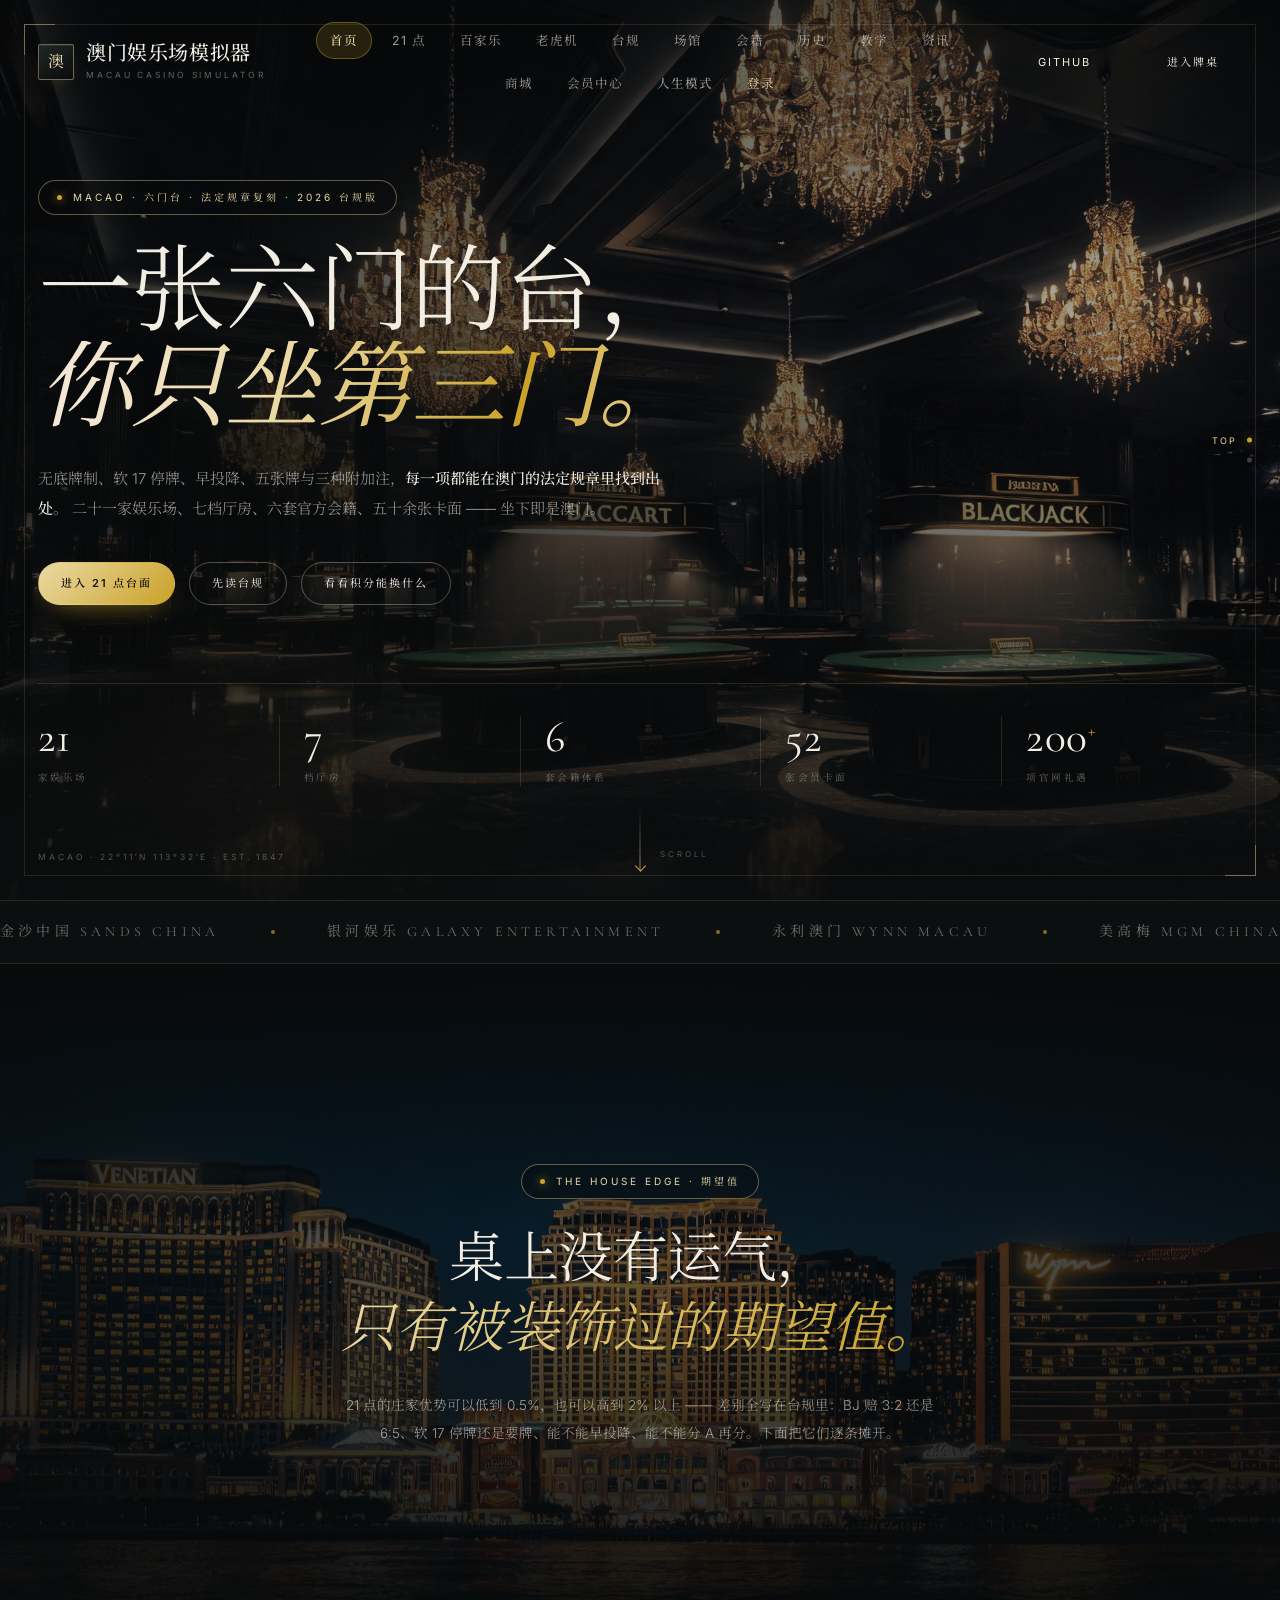
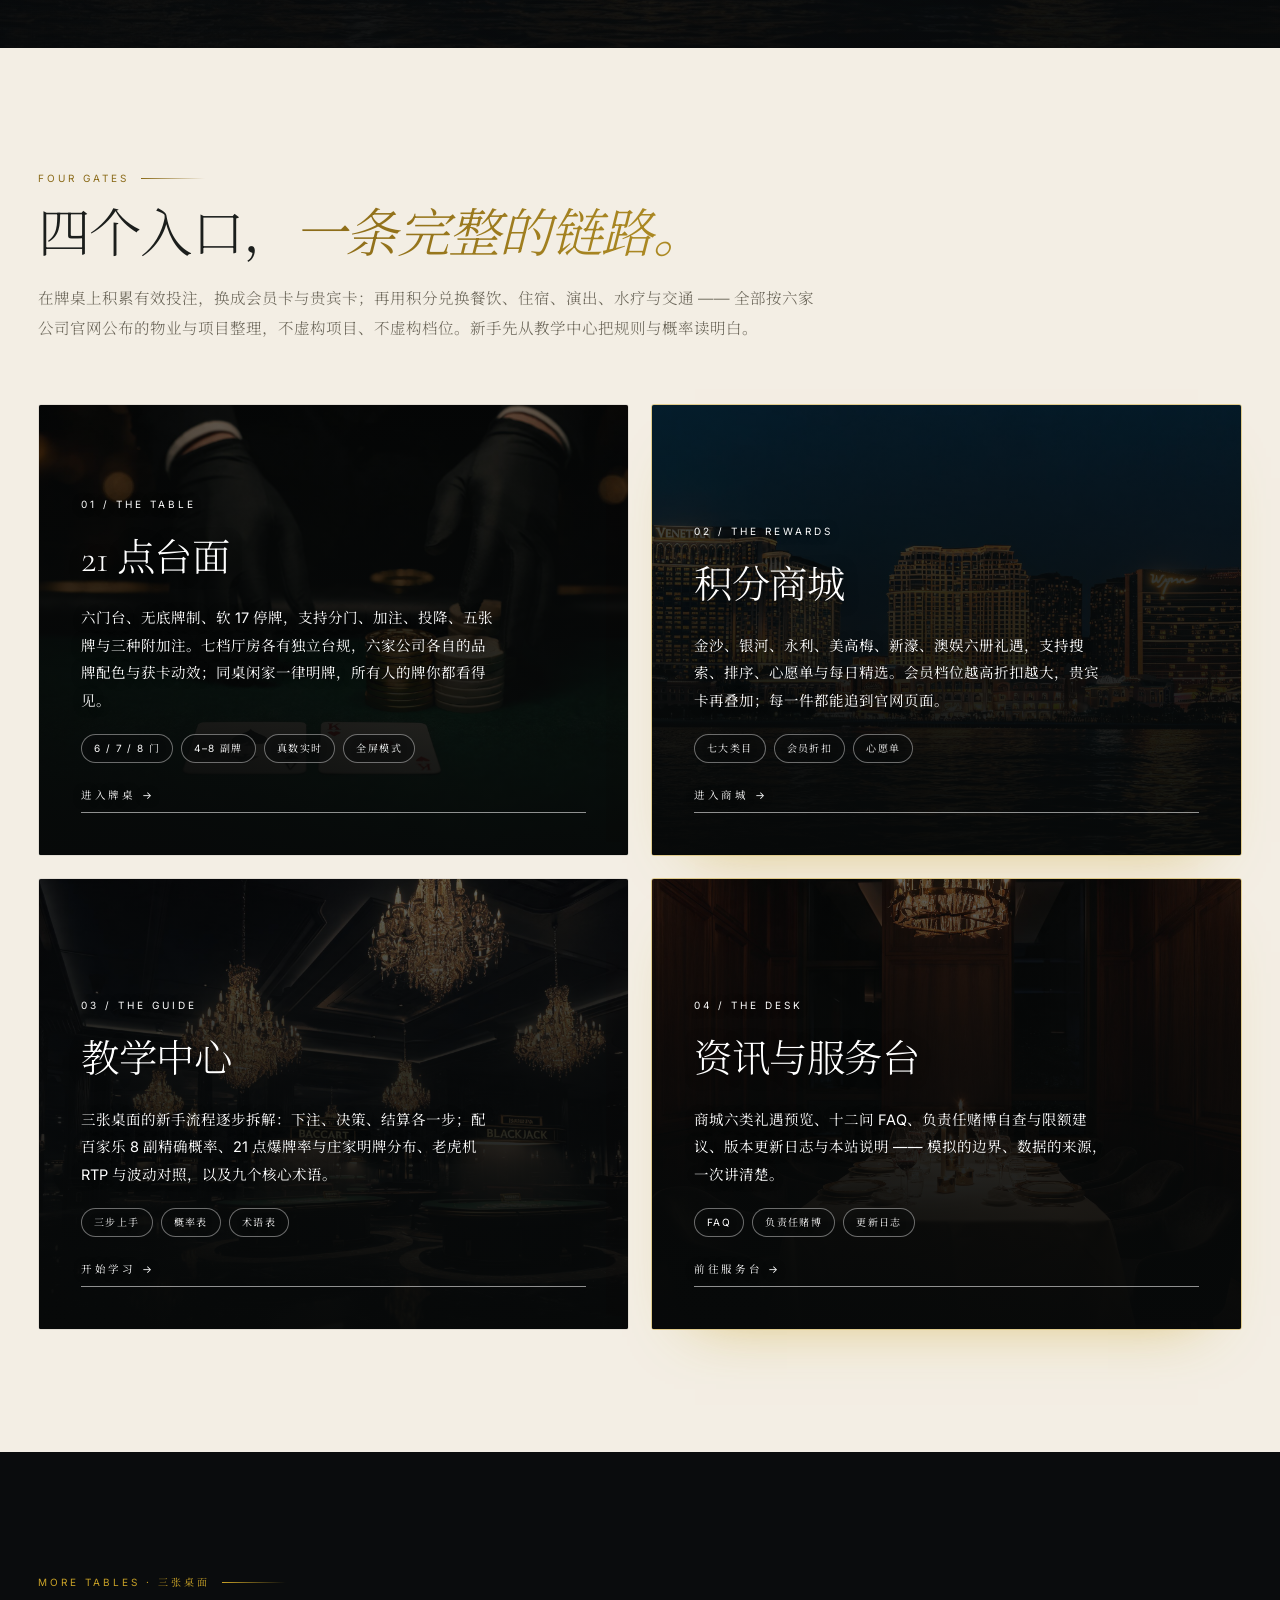
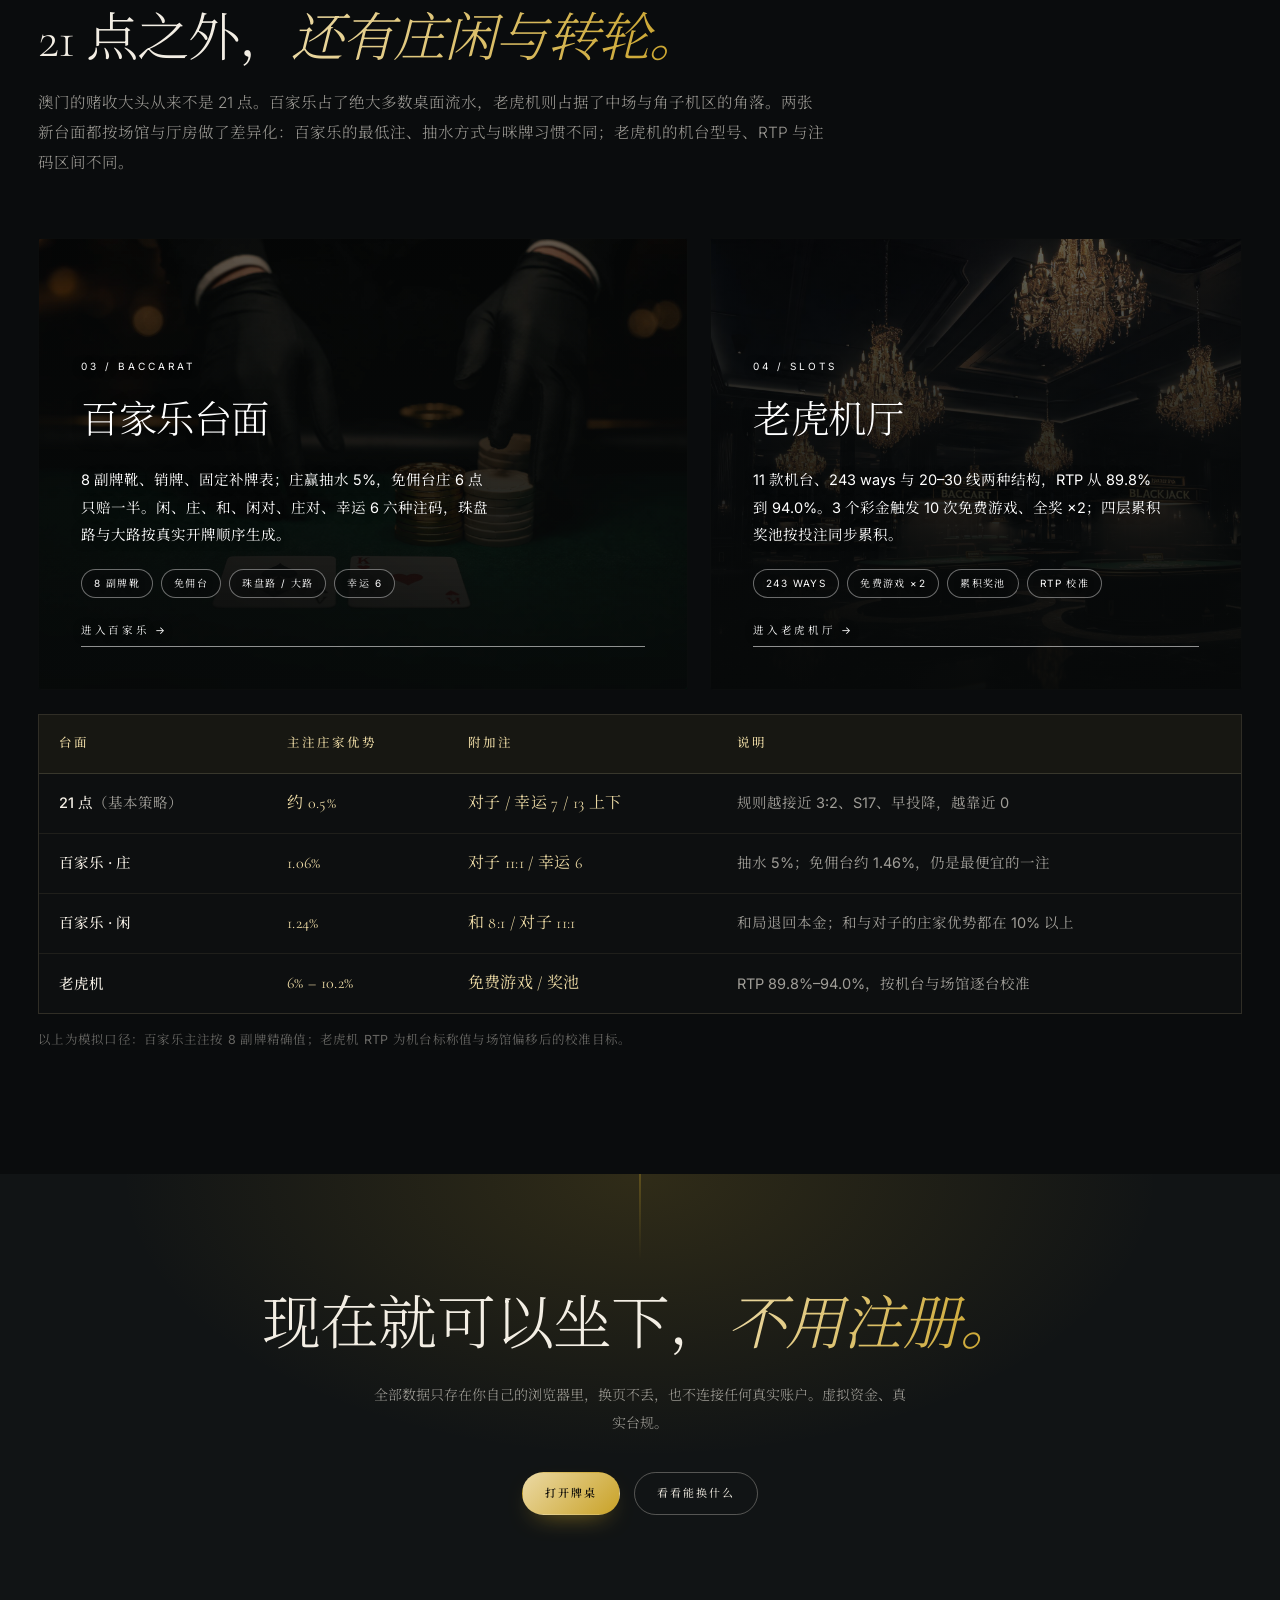
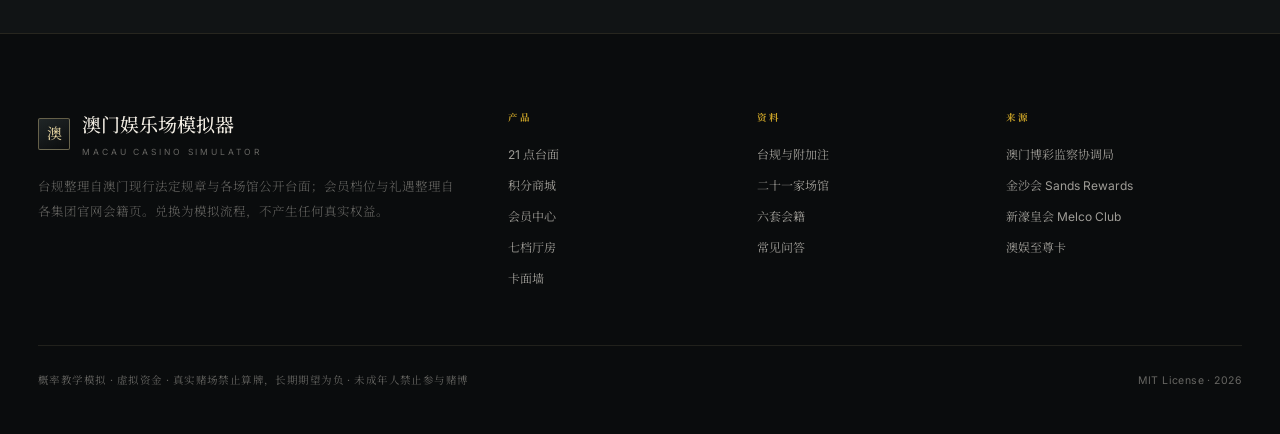
<file: docs/index.html>
<!DOCTYPE html>
<html lang="zh-CN"><head>
<meta charset="utf-8">
<meta name="viewport" content="width=device-width, initial-scale=1">
<title>澳门娱乐场模拟器 · 21 点台面 · 六套会籍 · 二十一家场馆</title>
<meta name="description" content="澳门娱乐场模拟器：按澳门现行《二十一点法定规章》复刻的六门台，二十一家娱乐场、七档厅房、六套官方会籍与五十余张会员卡面。台规、台面几何、基本策略表、赌权时间线、积分换算与庄家优势全部可查。">
<meta name="theme-color" content="#0A0C0D">
<link rel="preconnect" href="https://fonts.googleapis.com">
<link rel="preconnect" href="https://fonts.gstatic.com" crossorigin="">
<link href="https://fonts.googleapis.com/css2?family=Cormorant+Garamond:ital,wght@0,300;0,400;0,500;0,600;1,300;1,400;1,500&amp;family=Inter:wght@300;400;500;600&amp;family=Noto+Serif+SC:wght@300;400;600&amp;display=swap" rel="stylesheet">
<link rel="icon" href="assets/favicon.ico" sizes="any">
<link rel="apple-touch-icon" href="assets/apple-touch-icon.png">
<style>
:root{
  --ink:#0A0C0D; --ink-2:#111415; --ink-3:#181C1D; --ink-4:#202526;
  --cream:#F3EEE4; --cream-2:#E7DFD0; --paper:#FAF7F0;
  --gold:#C9A227; --gold-lt:#EBD9A4; --gold-dp:#8A6A18; --gold-glow:rgba(201,162,39,.22);
  --txt:#F3EEE4; --txt-dim:rgba(243,238,228,.64); --txt-dim2:rgba(243,238,228,.40);
  --dark-txt:#1B1E1C; --dark-dim:#6A6558; --dark-dim2:#948D7C;
  --serif:"Cormorant Garamond","Noto Serif SC",Georgia,"Songti SC",serif;
  --sans:"Inter","Noto Serif SC",-apple-system,"PingFang SC","Microsoft YaHei",sans-serif;
  --max:1280px; --pad:38px;
  --ease:cubic-bezier(.2,.7,.2,1);
}
*{box-sizing:border-box;margin:0;padding:0}
html{scroll-behavior:smooth;overflow-anchor:none}
body{background:var(--ink);color:var(--txt);font-family:var(--sans);font-size:16px;line-height:1.7;
  -webkit-font-smoothing:antialiased;overflow-x:hidden}
a{color:inherit;text-decoration:none}
img{display:block;max-width:100%}
::selection{background:rgba(201,162,39,.32);color:#fff}
.grain{position:fixed;inset:0;z-index:1;pointer-events:none;opacity:.035;mix-blend-mode:overlay;
  background-image:url("data:image/svg+xml;utf8,<svg xmlns='http://www.w3.org/2000/svg' width='160' height='160'><filter id='n'><feTurbulence type='fractalNoise' baseFrequency='0.85' numOctaves='3'/></filter><rect width='160' height='160' filter='url(%23n)' opacity='0.6'/></svg>")}

/* ============ 导航 ============ */
.nav-wrap{position:fixed;top:0;left:0;right:0;z-index:90;padding:22px var(--pad);
  transition:background .45s ease,backdrop-filter .45s ease,border-color .45s ease,padding .45s ease;
  border-bottom:1px solid transparent}
.nav-wrap.solid{background:rgba(9,11,12,.84);backdrop-filter:blur(18px) saturate(150%);
  -webkit-backdrop-filter:blur(18px) saturate(150%);border-bottom-color:rgba(231,212,154,.13);padding-top:13px;padding-bottom:13px}
.nav{max-width:var(--max);margin:0 auto;display:flex;align-items:center;gap:30px}
.brand{display:flex;align-items:center;gap:12px;flex:none}
.brand .mark{width:36px;height:36px;border-radius:2px;display:grid;place-items:center;
  background:linear-gradient(150deg,#202627,#0A0C0D);border:1px solid rgba(231,212,154,.42);
  color:var(--gold-lt);font-family:var(--serif);font-size:16px;letter-spacing:.06em;
  box-shadow:inset 0 1px 0 rgba(255,255,255,.08),0 6px 18px -12px rgba(201,162,39,.8)}
.brand b{display:block;font-family:var(--serif);font-size:20px;font-weight:500;letter-spacing:.03em;line-height:1.1}
.brand small{display:block;font-size:8.5px;letter-spacing:.34em;text-transform:uppercase;color:var(--txt-dim2);margin-top:3px}
.nav-links{display:flex;gap:6px;flex:1;justify-content:center;flex-wrap:wrap}
.nav-links a{font-size:12.5px;letter-spacing:.08em;color:var(--txt-dim);transition:.25s;position:relative;padding:7px 13px;border-radius:999px;white-space:nowrap;border:1px solid transparent}
.nav-links a:hover{color:var(--gold-lt);background:rgba(231,212,154,.07)}
.nav-links a.on{color:var(--gold-lt);background:rgba(201,162,39,.16);border-color:rgba(201,162,39,.42);font-weight:500}
.nav-links a.on::after{content:none}
.btn-pill{display:inline-flex;align-items:center;gap:9px;border-radius:999px;padding:11px 22px;cursor:pointer;
  font-size:11px;letter-spacing:.18em;text-transform:uppercase;transition:.28s var(--ease);white-space:nowrap;border:1px solid transparent}
.btn-gold{background:linear-gradient(135deg,var(--gold-lt),var(--gold));color:#14110A;font-weight:600;
  box-shadow:0 10px 26px -14px rgba(201,162,39,.9)}
.btn-gold:hover{transform:translateY(-2px);box-shadow:0 16px 34px -14px rgba(201,162,39,.95)}
.btn-line{border-color:rgba(243,238,228,.30);color:var(--txt)}
.btn-line:hover{border-color:var(--gold-lt);color:var(--gold-lt);background:rgba(231,212,154,.07)}
.nav .btn-pill:last-child{background:rgba(243,238,228,.06);border-color:rgba(231,212,154,.30);color:var(--gold-lt)}
.nav .btn-pill:last-child:hover{background:rgba(231,212,154,.15)}
.nav-toggle{display:none}
.mnav{position:fixed;inset:0;z-index:85;background:rgba(9,11,12,.97);backdrop-filter:blur(18px);
  display:flex;flex-direction:column;justify-content:center;gap:6px;padding:90px var(--pad) 60px;
  opacity:0;pointer-events:none;transition:opacity .35s ease;overflow-y:auto;overscroll-behavior:contain}
.mnav.open{opacity:1;pointer-events:auto}
.mnav a{font-family:var(--serif);font-size:30px;font-weight:300;letter-spacing:.02em;color:var(--cream);
  padding:12px 0;border-bottom:1px solid rgba(231,212,154,.1);transition:color .25s,padding-left .25s}
.mnav a:hover{color:var(--gold-lt);padding-left:8px}
@media(max-height:820px){
  .mnav{justify-content:flex-start;gap:0;padding-top:80px;padding-bottom:32px}
  .mnav a{font-size:23px;padding:7px 0}
}
@media(max-width:1180px){
  .nav-links{display:none}.nav{gap:14px}
  .nav-toggle{display:grid;place-items:center;width:40px;height:36px;border:1px solid rgba(231,212,154,.3);
    border-radius:6px;background:none;cursor:pointer;gap:5px;margin-left:auto}
  .nav-toggle i{display:block;width:17px;height:1px;background:var(--gold-lt);transition:transform .3s,opacity .3s}
  .nav-toggle.on i:nth-child(1){transform:translateY(6px) rotate(45deg)}
  .nav-toggle.on i:nth-child(2){opacity:0}
  .nav-toggle.on i:nth-child(3){transform:translateY(-6px) rotate(-45deg)}
}
@media(max-width:720px){.nav .btn-pill{display:none}}

/* ============ HERO ============ */
.hero{position:relative;min-height:100svh;display:flex;align-items:center;overflow:hidden;
  background:linear-gradient(180deg,#0A0C0D 0%,#101414 46%,#0A0C0D 100%);isolation:isolate}
.hero-bg{position:absolute;inset:0;z-index:-2;background-size:cover;background-position:center 22%;opacity:.92;
  transform:scale(1.05);animation:drift 28s ease-in-out infinite alternate}
@keyframes drift{from{transform:scale(1.05) translate3d(0,0,0)}to{transform:scale(1.13) translate3d(-1.4%,-1.6%,0)}}
.hero-veil{position:absolute;inset:0;z-index:-1;background:
  linear-gradient(180deg,rgba(7,9,9,.66) 0%,rgba(7,9,9,.30) 32%,rgba(7,9,9,.58) 70%,rgba(10,12,13,.97) 100%),
  radial-gradient(80% 64% at 14% 50%,rgba(7,9,9,.84),rgba(7,9,9,.22) 60%,transparent 88%)}
.hero-inner{position:relative;z-index:2;max-width:var(--max);width:100%;margin:0 auto;padding:158px var(--pad) 92px}
.eyebrow{display:inline-flex;align-items:center;gap:11px;font-size:10px;letter-spacing:.30em;text-transform:uppercase;
  color:var(--gold-lt);border:1px solid rgba(231,212,154,.40);border-radius:999px;padding:8px 18px;
  background:rgba(10,12,13,.36);backdrop-filter:blur(6px)}
.eyebrow i{width:5px;height:5px;border-radius:50%;background:var(--gold);display:block;box-shadow:0 0 10px var(--gold)}
.hero h1{font-family:var(--serif);font-weight:300;font-size:clamp(42px,7.4vw,106px);line-height:1.02;letter-spacing:-.018em;
  margin:30px 0 26px;max-width:15ch}
.hero h1 em{font-style:italic;font-weight:400;display:inline-block;
  background:linear-gradient(100deg,#F6EADF 0%,var(--gold-lt) 38%,var(--gold) 74%,#F1DFAE 100%);
  -webkit-background-clip:text;background-clip:text;color:transparent}
.hero-lead{max-width:632px;font-size:15px;line-height:2;color:var(--txt-dim);font-weight:300}
.hero-lead b{color:var(--txt);font-weight:500}
.hero-cta{display:flex;gap:14px;flex-wrap:wrap;margin-top:38px}
.hero-stats{display:grid;grid-template-columns:repeat(5,minmax(0,1fr));gap:0;margin-top:78px;
  border-top:1px solid rgba(231,212,154,.15);padding-top:32px}
@media(max-width:760px){.hero-stats{grid-template-columns:repeat(3,1fr);gap:26px 0}}
@media(max-width:460px){.hero-stats{grid-template-columns:repeat(2,1fr)}}
.hero-stats div{padding-left:24px;border-left:1px solid rgba(231,212,154,.14)}
.hero-stats div:first-child{padding-left:0;border-left:none}
.hero-stats b{display:block;font-family:var(--serif);font-size:clamp(28px,3.4vw,46px);font-weight:400;line-height:1;letter-spacing:.01em}
.hero-stats b sup{font-size:.42em;letter-spacing:.1em;vertical-align:super;color:var(--gold)}
.hero-stats span{display:block;font-size:9.5px;letter-spacing:.26em;text-transform:uppercase;color:var(--txt-dim2);margin-top:11px}
.scroll-hint{position:absolute;left:50%;bottom:30px;transform:translateX(-50%);z-index:3;
  width:1px;height:62px;background:linear-gradient(180deg,transparent,rgba(231,212,154,.62))}
.scroll-hint::after{content:"";position:absolute;left:-3px;bottom:0;width:7px;height:7px;border-right:1px solid var(--gold);
  border-bottom:1px solid var(--gold);transform:rotate(45deg)}

/* ============ 跑马灯 ============ */
.ribbon{border-top:1px solid rgba(231,212,154,.13);border-bottom:1px solid rgba(231,212,154,.13);
  background:#0C0F10;overflow:hidden;position:relative;z-index:2;padding:19px 0}
.ribbon-track{display:flex;gap:52px;width:max-content;animation:slide 46s linear infinite}
.ribbon-track span{font-family:var(--serif);font-size:14px;letter-spacing:.30em;text-transform:uppercase;
  color:rgba(243,238,228,.42);display:inline-flex;align-items:center;gap:52px;white-space:nowrap}
.ribbon-track span::after{content:"";width:4px;height:4px;border-radius:50%;background:var(--gold-dp);display:block;flex:none}
@keyframes slide{from{transform:translateX(0)}to{transform:translateX(-50%)}}

/* ============ 通用版式 ============ */
.sec{padding:122px 0;position:relative}
section[id],header[id]{scroll-margin-top:92px}
.wrap{max-width:var(--max);margin:0 auto;padding:0 var(--pad)}
.sec-head{max-width:790px;margin-bottom:60px}
.sec-head .kicker{font-size:10px;letter-spacing:.30em;text-transform:uppercase;color:var(--gold);display:flex;align-items:center;gap:12px}
.sec-head .kicker::after{content:"";height:1px;width:64px;background:linear-gradient(90deg,var(--gold),transparent)}
.sec-head h2{font-family:var(--serif);font-weight:300;font-size:clamp(31px,4.1vw,58px);line-height:1.12;letter-spacing:-.015em;margin:20px 0 18px}
.sec-head h2 em{font-style:italic;display:inline-block;
  background:linear-gradient(100deg,var(--gold-lt),var(--gold));-webkit-background-clip:text;background-clip:text;color:transparent}
.sec-head p{font-size:15.5px;line-height:1.95;color:var(--txt-dim);font-weight:300}
.cream{background:var(--cream);color:var(--dark-txt)}
.cream .sec-head .kicker{color:var(--gold-dp)}
.cream .sec-head .kicker::after{background:linear-gradient(90deg,var(--gold-dp),transparent)}
.cream .sec-head h2 em{background:linear-gradient(100deg,var(--gold-dp),#B08D24);-webkit-background-clip:text;background-clip:text;color:transparent}
.cream .sec-head p{color:var(--dark-dim)}
.paper{background:var(--paper)}
.alt{background:var(--ink-2)}

/* 装饰分隔 */
.orn{display:flex;align-items:center;justify-content:center;gap:16px;opacity:.62;margin:0 auto 54px}
.orn::before,.orn::after{content:"";height:1px;width:min(180px,22vw);background:linear-gradient(90deg,transparent,rgba(201,162,39,.7))}
.orn::after{background:linear-gradient(270deg,transparent,rgba(201,162,39,.7))}
.orn i{width:6px;height:6px;border:1px solid var(--gold);transform:rotate(45deg);display:block}

/* ============ 入口 ============ */
.entries{display:grid;grid-template-columns:1.1fr .9fr;gap:22px}
@media(max-width:900px){.entries{grid-template-columns:1fr}}
.entry{position:relative;overflow:hidden;border-radius:3px;min-height:452px;display:flex;flex-direction:column;justify-content:flex-end;
  padding:42px;isolation:isolate;border:1px solid rgba(27,30,28,.08);transition:transform .6s var(--ease),box-shadow .6s var(--ease)}
.entry:hover{transform:translateY(-4px);box-shadow:0 34px 60px -40px rgba(10,12,13,.56)}
.entry .bg{position:absolute;inset:0;z-index:-2;background-size:cover;background-position:center;transition:transform 1.2s var(--ease)}
.entry .veil{position:absolute;inset:0;z-index:-1;background:
  linear-gradient(180deg,rgba(7,9,9,.62) 0%,rgba(7,9,9,.82) 40%,rgba(7,9,9,.97) 100%),
  radial-gradient(105% 72% at 16% 100%,rgba(7,9,9,.94),transparent 62%)}
.entry:hover .bg{transform:scale(1.06)}
.entry .no{font-size:10px;letter-spacing:.30em;color:#fff;opacity:1;text-shadow:0 1px 8px rgba(0,0,0,.7)}
.entry h3{font-family:var(--serif);font-weight:300;font-size:clamp(28px,3vw,44px);margin:14px 0 12px;letter-spacing:-.01em;color:#fff;
  text-shadow:0 2px 14px rgba(0,0,0,.6)}
.entry p{font-size:14.5px;line-height:1.9;color:#fff;max-width:46ch;font-weight:400;
  text-shadow:0 1px 10px rgba(0,0,0,.78)}
.entry .go{display:inline-flex;align-items:center;gap:12px;margin-top:24px;font-size:10.5px;letter-spacing:.26em;text-transform:uppercase;
  color:#fff;border-bottom:1px solid rgba(255,255,255,.55);padding-bottom:7px;transition:.28s;text-shadow:0 1px 8px rgba(0,0,0,.7)}
.entry:hover .go{border-color:#fff;gap:20px}
.entry .tags{display:flex;flex-wrap:wrap;gap:8px;margin-top:20px}
.entry .tag{font-size:10px;letter-spacing:.14em;text-transform:uppercase;color:#fff;
  border:1px solid rgba(255,255,255,.4);border-radius:999px;padding:5px 12px;background:rgba(10,12,13,.6);
  text-shadow:0 1px 6px rgba(0,0,0,.7)}
.entry.gold-card{border:1px solid rgba(201,162,39,.46);box-shadow:0 30px 60px -44px rgba(201,162,39,.7)}

/* ============ 规则卡 ============ */
.rules{display:grid;grid-template-columns:repeat(3,1fr);gap:1px;background:rgba(231,212,154,.13);border:1px solid rgba(231,212,154,.13)}
@media(max-width:980px){.rules{grid-template-columns:repeat(2,1fr)}}
@media(max-width:620px){.rules{grid-template-columns:1fr}}
.rule{background:var(--ink-2);padding:42px 34px;transition:background .4s}
.rule:hover{background:var(--ink-3)}
.rule .idx{font-family:var(--serif);font-size:13px;letter-spacing:.24em;color:var(--gold)}
.rule h4{font-family:var(--serif);font-weight:400;font-size:23px;margin:16px 0 11px;letter-spacing:.01em;color:#fff}
.rule p{font-size:14px;line-height:1.9;color:var(--txt-dim);font-weight:300}
.rule p em{font-style:normal;color:var(--gold-lt);border-bottom:1px dotted rgba(231,212,154,.4)}

/* ============ 数据表 ============ */
.table-wrap{overflow-x:auto;border:1px solid rgba(231,212,154,.16);background:rgba(255,255,255,.015)}
.data-table{width:100%;border-collapse:collapse;font-size:14.5px;min-width:640px}
.data-table thead th{font-family:var(--serif);font-weight:500;font-size:12.5px;letter-spacing:.16em;text-transform:uppercase;
  color:var(--gold-lt);text-align:left;padding:18px 20px;border-bottom:1px solid rgba(231,212,154,.2);
  background:rgba(201,162,39,.05);white-space:nowrap}
.data-table tbody td{padding:16px 20px;border-bottom:1px solid rgba(231,212,154,.08);color:var(--txt-dim);vertical-align:middle}
.data-table tbody tr:last-child td{border-bottom:none}
.data-table tbody tr{transition:background .3s}
.data-table tbody tr:hover{background:rgba(231,212,154,.05)}
.data-table td b{color:var(--txt);font-weight:500}
.data-table td .mono{font-family:var(--serif);font-size:16px;color:var(--gold-lt);letter-spacing:.02em}
.data-table .neg{color:#D98873}
.data-table .pos{color:#8FBF94}
.table-note{font-size:12.5px;color:var(--txt-dim2);margin-top:14px;line-height:1.9;letter-spacing:.02em}
.cream .table-wrap{border-color:rgba(27,30,28,.12);background:rgba(255,255,255,.5)}
.cream .data-table thead th{color:var(--gold-dp);border-bottom-color:rgba(27,30,28,.16);background:rgba(201,162,39,.07)}
.cream .data-table tbody td{color:var(--dark-dim);border-bottom-color:rgba(27,30,28,.07)}
.cream .data-table tbody tr:hover{background:rgba(201,162,39,.06)}
.cream .data-table td b{color:var(--dark-txt)}
.cream .data-table td .mono{color:var(--gold-dp)}
.cream .table-note{color:var(--dark-dim2)}

/* 穿透率条 */
.bar{position:relative;display:block;height:4px;background:rgba(231,212,154,.13);border-radius:2px;min-width:88px;margin-top:7px}
.bar i{position:absolute;left:0;top:0;bottom:0;background:linear-gradient(90deg,var(--gold-dp),var(--gold-lt));border-radius:2px}

/* ============ 厅房矩阵 ============ */
.rooms-grid{display:grid;grid-template-columns:repeat(3,1fr);gap:18px}
@media(max-width:1000px){.rooms-grid{grid-template-columns:repeat(2,1fr)}}
@media(max-width:640px){.rooms-grid{grid-template-columns:1fr}}
.room-card{position:relative;padding:30px 28px 26px;border:1px solid rgba(231,212,154,.16);
  background:linear-gradient(165deg,rgba(255,255,255,.03),rgba(255,255,255,0) 58%);overflow:hidden;transition:.4s var(--ease)}
.room-card:hover{border-color:rgba(231,212,154,.42);transform:translateY(-3px);background:linear-gradient(165deg,rgba(201,162,39,.07),transparent 62%)}
.room-card .lv{font-family:var(--serif);font-size:11px;letter-spacing:.24em;color:var(--gold);text-transform:uppercase}
.room-card h4{font-family:var(--serif);font-weight:400;font-size:26px;margin:10px 0 6px}
.room-card .sub{font-size:11.5px;letter-spacing:.05em;color:var(--txt-dim2)}
.room-card ul{list-style:none;margin-top:18px;display:grid;gap:9px}
.room-card li{display:flex;justify-content:space-between;gap:14px;font-size:13px;color:var(--txt-dim);
  padding-bottom:9px;border-bottom:1px dashed rgba(231,212,154,.1)}
.room-card li:last-child{border-bottom:none;padding-bottom:0}
.room-card li b{color:var(--txt);font-weight:500;letter-spacing:.02em}
.room-card .need{position:absolute;top:26px;right:26px;font-size:9.5px;letter-spacing:.2em;text-transform:uppercase;
  color:rgba(231,212,154,.7);border:1px solid rgba(231,212,154,.28);border-radius:999px;padding:4px 10px}
.room-card.locked{border-color:rgba(231,212,154,.34)}
.room-card.locked .need{background:rgba(201,162,39,.14);color:var(--gold-lt)}

/* ============ 场馆名录 ============ */
.op-bar{display:flex;flex-wrap:wrap;gap:9px;margin-bottom:34px}
.op-bar button{font:inherit;font-size:11px;letter-spacing:.16em;text-transform:uppercase;cursor:pointer;
  padding:9px 18px;border-radius:999px;border:1px solid rgba(27,30,28,.16);background:transparent;
  color:var(--dark-dim);transition:.25s}
.op-bar button:hover{border-color:var(--gold-dp);color:var(--gold-dp)}
.op-bar button.on{background:var(--ink);color:var(--cream);border-color:var(--ink)}
.casino-grid{display:grid;grid-template-columns:repeat(3,1fr);gap:1px;background:rgba(27,30,28,.1);border:1px solid rgba(27,30,28,.1)}
@media(max-width:980px){.casino-grid{grid-template-columns:repeat(2,1fr)}}
@media(max-width:600px){.casino-grid{grid-template-columns:1fr}}
.casino{background:var(--paper);padding:30px 28px;transition:.35s;position:relative;display:flex;flex-direction:column}
.casino:hover{background:#fff;box-shadow:inset 3px 0 0 var(--gold)}
.casino .op{font-size:9.5px;letter-spacing:.22em;text-transform:uppercase;color:var(--gold-dp)}
.casino h4{font-family:var(--serif);font-size:26px;font-weight:500;margin:9px 0 8px;color:var(--dark-txt)}
.casino .note{font-size:13px;line-height:1.85;color:var(--dark-dim);margin-bottom:16px}
.casino .chips{display:flex;flex-wrap:wrap;gap:6px;margin-top:auto}
.casino .chips span{font-size:9.5px;letter-spacing:.06em;padding:4px 9px;border:1px solid rgba(27,30,28,.14);
  border-radius:2px;color:var(--dark-dim);background:#fff}
.casino .chips span.vipc{border-color:rgba(201,162,39,.5);color:var(--gold-dp);background:rgba(201,162,39,.08)}
.casino .cnt{position:absolute;top:28px;right:26px;font-family:var(--serif);font-size:13px;color:rgba(27,30,28,.32)}

/* ============ 会籍 ============ */
.prog{display:grid;grid-template-columns:repeat(2,1fr);gap:18px}
@media(max-width:900px){.prog{grid-template-columns:1fr}}
.prog-card{background:#fff;border:1px solid rgba(27,30,28,.1);padding:34px 32px;position:relative;transition:.32s var(--ease)}
.prog-card:hover{box-shadow:0 26px 50px -40px rgba(10,12,13,.36);transform:translateY(-2px)}
.prog-card .k{font-size:9.5px;letter-spacing:.22em;text-transform:uppercase;color:var(--gold-dp)}
.prog-card h4{font-family:var(--serif);font-size:29px;font-weight:500;margin:8px 0 4px;color:var(--dark-txt)}
.prog-card .en{font-size:10.5px;letter-spacing:.18em;text-transform:uppercase;color:var(--dark-dim2)}
.prog-card .conv{font-size:13px;line-height:1.85;color:var(--dark-dim);margin:16px 0 4px;
  padding-top:14px;border-top:1px solid rgba(27,30,28,.09)}
.tierline{display:flex;flex-wrap:wrap;gap:1px;margin-top:16px;background:rgba(27,30,28,.1);border:1px solid rgba(27,30,28,.1)}
.tierline span{flex:1 1 auto;background:var(--paper);padding:10px 12px;text-align:center;min-width:78px}
.tierline span b{display:block;font-family:var(--serif);font-size:15px;color:var(--dark-txt);font-weight:500}
.tierline span i{display:block;font-style:normal;font-size:9.5px;letter-spacing:.04em;color:var(--dark-dim2);margin-top:3px}
.tierline span.vip{background:linear-gradient(160deg,#1A1E1F,#0D1010)}
.tierline span.vip b{color:var(--gold-lt)}
.tierline span.vip i{color:rgba(243,238,228,.5)}
.prog-card .vipname{margin-top:14px;font-size:11.5px;color:var(--gold-dp);letter-spacing:.04em}

/* ============ 卡面墙 ============ */
.vault{background:var(--ink);position:relative;overflow:hidden}
.vault::before{content:"";position:absolute;inset:0;
  background:radial-gradient(70% 60% at 50% 0%,rgba(201,162,39,.13),transparent 68%);pointer-events:none}
.rail-block{margin-top:44px;position:relative}
.rail-head{display:flex;align-items:baseline;justify-content:space-between;gap:20px;margin-bottom:18px;
  padding-bottom:13px;border-bottom:1px solid rgba(231,212,154,.14)}
.rail-head h4{font-family:var(--serif);font-size:24px;font-weight:400;letter-spacing:.02em}
.rail-head h4 em{font-style:italic;color:var(--gold-lt)}
.rail-head span{font-size:9.5px;letter-spacing:.24em;text-transform:uppercase;color:var(--txt-dim2)}
.rail{display:flex;gap:16px;overflow-x:auto;padding:6px 2px 22px;scrollbar-width:thin;scrollbar-color:rgba(231,212,154,.3) transparent}
.rail::-webkit-scrollbar{height:5px}
.rail::-webkit-scrollbar-thumb{background:rgba(231,212,154,.22);border-radius:3px}
.card-slot{flex:0 0 224px;border-radius:10px;overflow:hidden;position:relative;background:#111;
  border:1px solid rgba(231,212,154,.16);transition:transform .5s var(--ease),box-shadow .5s var(--ease),border-color .4s}
.card-slot:hover{transform:translateY(-8px) scale(1.02);border-color:rgba(231,212,39,.58);
  box-shadow:0 30px 50px -26px rgba(0,0,0,.9),0 0 0 1px rgba(231,212,154,.18)}
.card-slot img{width:100%;height:150px;object-fit:cover;opacity:.95;transition:opacity .4s}
.card-slot:hover img{opacity:1}
.card-slot .cap{padding:11px 14px 14px}
.card-slot .cap b{display:block;font-family:var(--serif);font-size:15.5px;font-weight:500;letter-spacing:.02em;color:var(--txt)}
.card-slot .cap span{display:block;font-size:9px;letter-spacing:.18em;text-transform:uppercase;color:var(--txt-dim2);margin-top:4px}
.card-slot.vip-slot{border-color:rgba(201,162,39,.4);
  background:linear-gradient(160deg,#1B1F20,#0A0C0D)}
.card-slot.vip-slot::after{content:"";position:absolute;inset:0;pointer-events:none;
  background:linear-gradient(115deg,transparent 30%,rgba(231,212,154,.16) 47%,transparent 62%);
  transform:translateX(-120%);transition:transform .9s var(--ease)}
.card-slot.vip-slot:hover::after{transform:translateX(120%)}

/* ============ 商城预览 ============ */
.mall-grid{display:grid;grid-template-columns:repeat(4,1fr);gap:14px}
@media(max-width:1000px){.mall-grid{grid-template-columns:repeat(2,1fr)}}
@media(max-width:520px){.mall-grid{grid-template-columns:1fr}}
.mall-item{padding:26px 24px;background:#fff;border:1px solid rgba(27,30,28,.09);transition:.3s;position:relative}
.mall-item:hover{transform:translateY(-3px);box-shadow:0 22px 40px -34px rgba(10,12,13,.4)}
.mall-item .ico{font-family:var(--serif);font-size:13px;letter-spacing:.2em;color:var(--gold-dp)}
.mall-item h4{font-family:var(--serif);font-size:21px;font-weight:500;margin:9px 0 6px;color:var(--dark-txt)}
.mall-item p{font-size:11.5px;line-height:1.8;color:var(--dark-dim)}
.mall-item .num{position:absolute;top:24px;right:22px;font-family:var(--serif);font-size:26px;color:rgba(201,162,39,.35)}

/* ============ FAQ ============ */
.faq{max-width:900px;margin:0 auto;border-top:1px solid rgba(231,212,154,.15)}
.faq-item{border-bottom:1px solid rgba(231,212,154,.15)}
.faq-q{width:100%;display:flex;align-items:flex-start;justify-content:space-between;gap:24px;
  padding:24px 4px;background:none;border:none;cursor:pointer;text-align:left;font:inherit;color:var(--txt);transition:color .25s}
.faq-q:hover{color:var(--gold-lt)}
.faq-q b{font-family:var(--serif);font-size:clamp(17px,2vw,21px);font-weight:400;letter-spacing:.01em;line-height:1.5;flex:1}
.faq-q i{flex:none;width:22px;height:22px;border:1px solid rgba(231,212,154,.3);border-radius:50%;
  position:relative;transition:transform .35s var(--ease),border-color .3s;margin-top:3px}
.faq-q i::before,.faq-q i::after{content:"";position:absolute;left:50%;top:50%;background:var(--gold-lt);transform:translate(-50%,-50%)}
.faq-q i::before{width:9px;height:1px}
.faq-q i::after{width:1px;height:9px;transition:opacity .3s}
.faq-item.open .faq-q i{transform:rotate(180deg);border-color:var(--gold)}
.faq-item.open .faq-q i::after{opacity:0}
.faq-a{max-height:0;overflow:hidden;transition:max-height .45s var(--ease)}
.faq-a p{font-size:14px;line-height:1.95;color:var(--txt-dim);padding:0 4px 26px;max-width:74ch;font-weight:300}
.faq-a p b{color:var(--gold-lt);font-weight:500}

/* ============ CTA ============ */
.cta{position:relative;overflow:hidden;background:var(--ink-2);text-align:center;padding:118px var(--pad)}
.cta::before{content:"";position:absolute;inset:0;
  background:radial-gradient(58% 88% at 50% 0%,rgba(201,162,39,.17),transparent 70%)}
.cta::after{content:"";position:absolute;left:50%;top:0;transform:translateX(-50%);width:1px;height:86px;
  background:linear-gradient(180deg,rgba(201,162,39,.6),transparent)}
.cta h3{position:relative;font-family:var(--serif);font-weight:300;font-size:clamp(30px,4.6vw,62px);line-height:1.14;letter-spacing:-.015em}
.cta h3 em{font-style:italic;background:linear-gradient(100deg,var(--gold-lt),var(--gold));
  -webkit-background-clip:text;background-clip:text;color:transparent}
.cta p{position:relative;max-width:540px;margin:22px auto 0;color:var(--txt-dim);font-size:14px;line-height:1.95;font-weight:300}
.cta .hero-cta{position:relative;justify-content:center;margin-top:36px}

/* ============ 页脚 ============ */
footer{background:var(--ink);border-top:1px solid rgba(231,212,154,.13);padding:76px 0 44px}
.foot-grid{display:grid;grid-template-columns:1.35fr .65fr .65fr .75fr;gap:44px}
@media(max-width:900px){.foot-grid{grid-template-columns:1fr 1fr}}
@media(max-width:560px){.foot-grid{grid-template-columns:1fr}}
.foot-grid h5{font-size:9.5px;letter-spacing:.26em;text-transform:uppercase;color:var(--gold);margin-bottom:18px}
.foot-grid ul{list-style:none;display:grid;gap:10px}
.foot-grid ul a,.foot-grid ul li{font-size:12px;color:var(--txt-dim);transition:color .25s;line-height:1.75}
.foot-grid ul a:hover{color:var(--gold-lt)}
.foot-brand p{font-size:12.5px;line-height:1.95;color:var(--txt-dim2);max-width:420px;margin-top:16px;font-weight:300}
.foot-bot{margin-top:56px;padding-top:26px;border-top:1px solid rgba(231,212,154,.1);
  display:flex;justify-content:space-between;gap:18px;flex-wrap:wrap;font-size:10.5px;color:var(--txt-dim2);letter-spacing:.04em}

/* ============ 电影感增强 ============ */
.progress{position:fixed;left:0;top:0;height:2px;width:0;z-index:100;pointer-events:none;
  background:linear-gradient(90deg,var(--gold-dp),var(--gold-lt));box-shadow:0 0 14px rgba(201,162,39,.55)}
.hero-spot{position:absolute;inset:0;z-index:-1;pointer-events:none;mix-blend-mode:screen;
  background:radial-gradient(480px 480px at var(--mx,68%) var(--my,30%),rgba(201,162,39,.20),transparent 66%);
  transition:background .2s linear}
.hero-frame{position:absolute;inset:24px;z-index:1;pointer-events:none;border:1px solid rgba(231,212,154,.12)}
.hero-frame::before,.hero-frame::after{content:"";position:absolute;width:30px;height:30px;border:1px solid rgba(231,212,154,.42)}
.hero-frame::before{left:-1px;top:-1px;border-right:0;border-bottom:0}
.hero-frame::after{right:-1px;bottom:-1px;border-left:0;border-top:0}
.hero-meta{position:absolute;left:var(--pad);bottom:36px;z-index:2;
  font-size:8.5px;letter-spacing:.34em;text-transform:uppercase;color:rgba(243,238,228,.32)}
.scroll-label{position:absolute;left:calc(50% + 20px);bottom:38px;z-index:3;font-size:8px;letter-spacing:.36em;
  text-transform:uppercase;color:rgba(243,238,228,.3)}
@media(max-width:900px){.hero-frame,.hero-meta,.scroll-label{display:none}}

/* 右侧章节点 */
.rail-nav{position:fixed;right:28px;top:50%;transform:translateY(-50%);z-index:70;display:flex;flex-direction:column;gap:15px}
.rail-nav a{position:relative;width:5px;height:5px;border-radius:50%;background:rgba(243,238,228,.24);display:block;transition:.3s}
.rail-nav a::after{content:attr(data-l);position:absolute;right:15px;top:50%;transform:translateY(-50%) translateX(4px);
  white-space:nowrap;font-size:9px;letter-spacing:.22em;text-transform:uppercase;color:var(--gold-lt);opacity:0;transition:.25s}
.rail-nav a:hover::after,.rail-nav a.on::after{opacity:1;transform:translateY(-50%)}
.rail-nav a.on{background:var(--gold);box-shadow:0 0 12px rgba(201,162,39,.85)}
@media(max-width:1279px){.rail-nav{display:none}}

/* 电影感插页 */
.interlude{position:relative;min-height:76vh;display:grid;place-items:center;overflow:hidden;isolation:isolate;background:#080A0B}
.interlude .bg{position:absolute;left:0;right:0;top:-12%;bottom:-12%;z-index:-2;background-size:cover;background-position:center 42%;will-change:transform}
.interlude .veil{position:absolute;inset:0;z-index:-1;background:
  linear-gradient(180deg,rgba(8,10,11,.96),rgba(8,10,11,.48) 40%,rgba(8,10,11,.9)),
  radial-gradient(66% 74% at 50% 50%,rgba(8,10,11,.16),rgba(8,10,11,.82))}
.interlude .q{position:relative;max-width:980px;padding:120px var(--pad);text-align:center}
.interlude blockquote{font-family:var(--serif);font-weight:300;font-size:clamp(27px,4.3vw,56px);line-height:1.26;
  letter-spacing:-.01em;margin-top:26px}
.interlude blockquote em{font-style:italic;background:linear-gradient(100deg,var(--gold-lt),var(--gold));
  -webkit-background-clip:text;background-clip:text;color:transparent}
.interlude .q p{margin:28px auto 0;max-width:620px;font-size:13.5px;line-height:2.05;color:var(--txt-dim);font-weight:300}

/* 章节编号水印 */
.sec-head{position:relative}
.sec-wm{position:absolute;right:-6px;top:-26px;font-family:var(--serif);font-size:clamp(84px,11vw,152px);line-height:.78;
  color:transparent;-webkit-text-stroke:1px rgba(231,212,154,.16);pointer-events:none;user-select:none}
.cream .sec-wm{-webkit-text-stroke-color:rgba(27,30,28,.13)}
@media(max-width:760px){.sec-wm{display:none}}

/* 台面几何 */
.geo{display:grid;grid-template-columns:1.08fr .92fr;gap:56px;align-items:center}
@media(max-width:980px){.geo{grid-template-columns:1fr;gap:34px}}
.geo-figure{position:relative;border:1px solid rgba(27,30,28,.12);padding:16px 16px 30px;
  background:radial-gradient(82% 82% at 50% 38%,rgba(201,162,39,.10),transparent 70%),#0B0E0F}
.geo-figure .cap{position:absolute;left:20px;bottom:11px;font-size:8px;letter-spacing:.3em;text-transform:uppercase;color:rgba(243,238,228,.4)}
.geo-svg{width:100%;height:auto;display:block}
.geo-svg .seat circle{transition:.3s}
.geo-svg .seat:hover circle{fill:rgba(201,162,39,.26)}
.geo-svg text{font-family:'Inter','Noto Serif SC',sans-serif}
.geo-specs{border-top:1px solid rgba(27,30,28,.14)}
.geo-specs div{display:grid;grid-template-columns:1fr auto;gap:18px;align-items:baseline;
  padding:15px 2px;border-bottom:1px solid rgba(27,30,28,.08);font-size:12.6px;color:var(--dark-dim);font-weight:300}
.geo-specs b{font-family:var(--serif);font-size:18px;font-weight:500;color:var(--dark-txt);letter-spacing:.02em;text-align:right}

/* 基本策略表 */
.strat-grid{display:grid;grid-template-columns:minmax(0,1fr);gap:24px;margin-top:38px}
.strat{min-width:0;border:1px solid rgba(231,212,154,.16);background:#0C0F10}
.strat h4{font-family:var(--serif);font-size:19px;font-weight:400;color:var(--cream);padding:15px 20px;
  border-bottom:1px solid rgba(231,212,154,.14);display:flex;align-items:baseline;gap:12px;flex-wrap:wrap}
.strat h4 span{font-family:var(--sans);font-size:9px;letter-spacing:.22em;text-transform:uppercase;color:var(--txt-dim2)}
.strat-scroll{overflow-x:auto;scrollbar-width:thin;scrollbar-color:rgba(231,212,154,.3) transparent}
.strat-scroll::-webkit-scrollbar{height:5px}
.strat-scroll::-webkit-scrollbar-track{background:transparent}
.strat-scroll::-webkit-scrollbar-thumb{background:rgba(231,212,154,.22);border-radius:3px}
.table-wrap{scrollbar-width:thin;scrollbar-color:rgba(231,212,154,.3) transparent}
.table-wrap::-webkit-scrollbar{height:5px}
.table-wrap::-webkit-scrollbar-track{background:transparent}
.table-wrap::-webkit-scrollbar-thumb{background:rgba(231,212,154,.22);border-radius:3px}
.cream .table-wrap{scrollbar-color:rgba(27,30,28,.25) transparent}
.cream .table-wrap::-webkit-scrollbar-thumb{background:rgba(27,30,28,.18)}
@media(max-width:760px){
  .strat h4::after{content:"↔ 左右滑动查看 10 列";margin-left:auto;font-family:var(--sans);
    font-size:9px;letter-spacing:.1em;color:var(--txt-dim2)}
}
.strat table{width:100%;border-collapse:collapse;min-width:660px}
.strat th{font-size:9.5px;letter-spacing:.12em;color:var(--txt-dim2);font-weight:500;padding:11px 0;text-align:center;
  border-bottom:1px solid rgba(231,212,154,.12)}
.strat th.h{text-align:left;padding-left:20px;min-width:104px}
.strat td{text-align:center;padding:6px 0;border-bottom:1px solid rgba(231,212,154,.055)}
.strat td.h{text-align:left;padding-left:20px;font-family:var(--serif);font-size:14px;color:var(--cream);white-space:nowrap}
.strat tbody tr:hover td{background:rgba(231,212,154,.05)}
.cell{display:inline-grid;place-items:center;width:27px;height:23px;border-radius:3px;font-size:10px;
  font-style:normal;letter-spacing:.02em}
.cell.H{background:rgba(201,162,39,.16);color:#EBD9A4}
.cell.S{background:rgba(47,122,79,.28);color:#A9D6AF}
.cell.D{background:rgba(176,73,52,.26);color:#E8A995}
.cell.P{background:rgba(112,96,168,.28);color:#C9BCE8}
.cell.R{background:rgba(140,140,132,.18);color:#CFCBC0}
.strat-legend{display:flex;flex-wrap:wrap;gap:18px;margin-top:22px;font-size:11.5px;color:var(--txt-dim)}
.strat-legend span{display:inline-flex;align-items:center;gap:8px}

/* 天际线横幅 */
.city-band{position:relative;margin:4px 0 12px;overflow:hidden;border:1px solid rgba(231,212,154,.14)}
.city-band img{width:100%;height:clamp(170px,25vw,300px);object-fit:cover;object-position:center 62%;
  filter:saturate(.82) brightness(.7)}
.city-band::after{content:"";position:absolute;inset:0;
  background:linear-gradient(180deg,rgba(10,12,13,.28),rgba(10,12,13,.88))}
.city-band figcaption{position:absolute;left:24px;bottom:18px;z-index:2;display:flex;align-items:center;gap:14px;
  font-size:9px;letter-spacing:.3em;text-transform:uppercase;color:var(--gold-lt)}
.city-band figcaption i{display:block;width:34px;height:1px;background:rgba(231,212,154,.5)}

/* 时间线 */
.timeline{margin-top:46px;border-top:1px solid rgba(231,212,154,.16)}
.tl{display:grid;grid-template-columns:150px 1fr auto;gap:36px;padding:30px 4px;align-items:baseline;
  border-bottom:1px solid rgba(231,212,154,.1);transition:background .3s}
.tl:hover{background:rgba(231,212,154,.035)}
.tl .y{font-family:var(--serif);font-size:clamp(26px,3vw,40px);font-weight:400;color:var(--gold-lt);line-height:1}
.tl h4{font-family:var(--serif);font-size:20px;font-weight:400;color:var(--cream);margin-bottom:6px;letter-spacing:.01em}
.tl p{font-size:13.5px;line-height:1.92;color:var(--txt-dim);max-width:66ch;font-weight:300}
.tl .tag{font-size:9px;letter-spacing:.2em;text-transform:uppercase;color:var(--gold);border:1px solid rgba(201,162,39,.32);
  padding:5px 11px;border-radius:999px;white-space:nowrap}
@media(max-width:760px){.tl{grid-template-columns:1fr;gap:10px}.tl .tag{justify-self:start}}

/* 会籍对照 */
.cmp-link{color:var(--gold-lt);border-bottom:1px solid rgba(231,212,154,.34);padding-bottom:1px;transition:.25s}
.cmp-link:hover{color:var(--cream);border-color:var(--gold)}

/* 卡面展示 */
.vault-hero{display:grid;grid-template-columns:.94fr 1.06fr;gap:58px;align-items:center;margin-bottom:58px}
@media(max-width:900px){.vault-hero{grid-template-columns:1fr;gap:36px}}
.vault-card{position:relative;perspective:1100px}
.vault-card .halo{position:absolute;inset:-16%;z-index:0;background:radial-gradient(closest-side,rgba(201,162,39,.30),transparent 70%);filter:blur(20px)}
.vault-card .inner{position:relative;z-index:1;border-radius:14px;overflow:hidden;aspect-ratio:496/314;
  transform:rotateY(-13deg) rotateX(5deg);
  box-shadow:0 54px 90px -46px rgba(0,0,0,.96),0 0 0 1px rgba(231,212,154,.3);transition:transform .9s var(--ease)}
.vault-card:hover .inner{transform:rotateY(-3deg) rotateX(1deg)}
.vault-card .inner img{width:100%;display:block}
.vault-card .sheen{position:absolute;inset:0;background:linear-gradient(115deg,transparent 34%,rgba(255,255,255,.18) 48%,transparent 62%);
  transform:translateX(-130%);transition:transform 1.15s var(--ease)}
.vault-card:hover .sheen{transform:translateX(130%)}
.vault-card .tagline{position:absolute;left:0;right:0;bottom:0;padding:22px 22px 18px;
  background:linear-gradient(180deg,transparent,rgba(8,10,11,.92));font-size:8.5px;letter-spacing:.3em;text-transform:uppercase;color:var(--gold-lt)}
.vault-stats{display:flex;gap:30px;margin-top:26px;flex-wrap:wrap}
.vault-stats div{border-left:1px solid rgba(231,212,154,.2);padding-left:16px}
.vault-stats div:first-child{border-left:none;padding-left:0}
.vault-stats b{display:block;font-family:var(--serif);font-size:26px;font-weight:400;color:var(--cream);line-height:1}
.vault-stats span{display:block;font-size:9px;letter-spacing:.22em;text-transform:uppercase;color:var(--txt-dim2);margin-top:7px}

/* 卡面灯箱 */
.card-slot{cursor:zoom-in}
.lb{position:fixed;inset:0;z-index:130;display:grid;place-items:center;padding:40px;
  background:rgba(5,7,8,.9);backdrop-filter:blur(14px);-webkit-backdrop-filter:blur(14px);
  opacity:0;pointer-events:none;transition:opacity .35s}
.lb.open{opacity:1;pointer-events:auto}
.lb figure{max-width:min(860px,88vw);text-align:center;transform:scale(.96);transition:transform .42s var(--ease)}
.lb.open figure{transform:none}
.lb img{max-height:68vh;width:auto;margin:0 auto;border-radius:12px;
  box-shadow:0 44px 90px -34px rgba(0,0,0,.95),0 0 0 1px rgba(231,212,154,.3)}
.lb figcaption{margin-top:20px;font-family:var(--serif);font-size:21px;color:var(--cream);font-weight:400}
.lb figcaption span{display:block;font-size:8.5px;letter-spacing:.28em;text-transform:uppercase;color:var(--gold);margin-top:6px}
.lb .x{position:absolute;top:26px;right:30px;width:40px;height:40px;border:1px solid rgba(231,212,154,.3);border-radius:50%;
  background:none;color:var(--gold-lt);font-size:14px;cursor:pointer;transition:.25s}
.lb .x:hover{background:rgba(201,162,39,.14);border-color:var(--gold)}

/* 术语表 */
.gloss{display:grid;grid-template-columns:repeat(3,1fr);gap:1px;background:rgba(231,212,154,.14);
  border:1px solid rgba(231,212,154,.14);margin-top:42px}
@media(max-width:960px){.gloss{grid-template-columns:repeat(2,1fr)}}
@media(max-width:600px){.gloss{grid-template-columns:1fr}}
.gloss div{background:var(--ink-2);padding:28px 26px;transition:background .3s}
.gloss div:hover{background:var(--ink-3)}
.gloss b{display:block;font-family:var(--serif);font-size:21px;font-weight:400;color:var(--cream)}
.gloss i{display:block;font-style:normal;font-size:8.5px;letter-spacing:.24em;text-transform:uppercase;color:var(--gold);margin-top:7px}
.gloss p{font-size:13.5px;line-height:1.88;color:var(--txt-dim);margin-top:12px;font-weight:300}

/* ============ 滚动入场 ============ */
.reveal{opacity:0;transform:translateY(28px);transition:opacity 1s var(--ease),transform 1s var(--ease)}
.reveal.in{opacity:1;transform:none}
.reveal.d1{transition-delay:.09s}.reveal.d2{transition-delay:.18s}.reveal.d3{transition-delay:.27s}
@media (prefers-reduced-motion:reduce){
  .reveal{opacity:1;transform:none;transition:none}
  .hero-bg,.ribbon-track{animation:none}
  .view.on{animation:none}
}

/* ============ 选项式视图切换 ============ */
.view{display:none}
.view.on{display:block;animation:viewIn .55s var(--ease)}
@keyframes viewIn{from{opacity:0;transform:translateY(16px)}to{opacity:1;transform:none}}
.view-head{padding:150px 0 0}
.view-head .sec-head{margin-bottom:0}
.view-head h1{font-family:var(--serif);font-weight:500;font-size:clamp(30px,4.4vw,54px);line-height:1.16;margin:14px 0 16px;color:var(--cream)}
.view-head h1 em{font-style:normal;background:linear-gradient(100deg,var(--gold-lt),var(--gold));-webkit-background-clip:text;background-clip:text;color:transparent}
.view-head p{max-width:760px;font-size:15px;line-height:1.9;color:var(--txt-dim);font-weight:300}
.entries.quad{grid-template-columns:1fr 1fr}
.steps{display:grid;grid-template-columns:repeat(3,1fr);gap:22px;margin-top:34px}
.step{position:relative;padding:22px 20px 20px;border:1px solid rgba(243,238,228,.14);border-radius:3px;background:var(--ink-2)}
.step:before{content:attr(data-n);position:absolute;top:-14px;left:18px;width:28px;height:28px;border-radius:50%;
  display:grid;place-items:center;background:linear-gradient(140deg,var(--gold-lt),var(--gold));color:#1A1306;
  font-family:"Inter",monospace;font-size:12px;font-weight:700}
.step h4{font-family:var(--serif);font-size:17px;font-weight:500;color:var(--cream);margin:6px 0 8px}
.step p{font-size:13.5px;line-height:1.85;color:var(--txt-dim);font-weight:300}
.cream .step{background:#fff;border-color:rgba(27,30,28,.14)}
.cream .step h4{color:var(--dark-txt)}
.cream .step p{color:var(--dark-dim)}
.mnav a.on{color:var(--gold-lt)}
@media (max-width:900px){.entries.quad{grid-template-columns:1fr}}
@media (max-width:760px){.steps{grid-template-columns:1fr}.view-head{padding:120px 0 0}}
</style>
<noscript><style>.view{display:block}</style></noscript>
<script src="assets/auth.js?v=20261121e"></script>
<style id="auth-style">.auth-chip{display:inline-flex;align-items:center;gap:6px;flex:0 1 auto;min-width:0;max-width:120px;font-size:11.5px;letter-spacing:.04em;color:rgba(243,238,228,.72);white-space:nowrap;overflow:hidden;text-overflow:ellipsis}.auth-chip:before{content:"";width:5px;height:5px;border-radius:50%;background:#C9A227;flex:none}.auth-out{flex:0 0 auto;display:inline-flex;align-items:center;justify-content:center;height:30px;margin-left:10px;padding:0 13px;border-radius:999px;border:1px solid rgba(201,162,39,.32);background:transparent;color:rgba(243,238,228,.72);font:inherit;font-size:11.5px;font-weight:500;letter-spacing:.08em;cursor:pointer;transition:background .18s,border-color .18s,color .18s;line-height:1}.auth-out:hover{background:rgba(201,162,39,.12);border-color:rgba(201,162,39,.65);color:#EBD9A4}.auth-in{color:#EBD9A4!important}.auth-in:hover{color:#fff!important}.auth-life{font-weight:500}@media(max-width:760px){.auth-chip{max-width:64px}.auth-out{margin-left:6px;padding:0 10px;height:28px;font-size:11px}}</style></head>
<body>
<div class="progress" id="prog" aria-hidden="true" style="width: 26.46%;"></div>
<div class="grain" aria-hidden="true"></div>

<div class="nav-wrap solid" id="navWrap">
  <nav class="nav">
    <a class="brand" href="index.html">
      <span class="mark">澳</span>
      <span><b>澳门娱乐场模拟器</b><small>Macau Casino Simulator</small></span>
    </a>
    <div class="nav-links">
      <a href="#/home" data-view="home" class="">首页</a>
      <a href="#/bj" data-view="bj" class="on">21 点</a>
      <a href="#/bac" data-view="bac">百家乐</a>
      <a href="#/slots" data-view="slots">老虎机</a>
      <a href="#/rules" data-view="rules">台规</a>
      <a href="#/venues" data-view="venues">场馆</a>
      <a href="#/member" data-view="member">会籍</a>
      <a href="#/history" data-view="history">历史</a>
      <a href="#/learn" data-view="learn">教学</a>
      <a href="#/info" data-view="info">资讯</a>
      <a href="blackjack-mall.html">商城</a>
      <a href="member.html">会员中心</a>
      <a href="life.html" class="auth-life">人生模式</a>
    <a class="auth-in" href="login.html">登录</a></div>
    <a class="btn-pill" href="https://github.com/laoyangnb666/macau-casino-simulator" target="_blank" rel="noopener">GitHub</a>
    <a class="btn-pill" href="blackjack.html">进入牌桌</a>
    <button class="nav-toggle" id="navToggle" aria-label="菜单" aria-expanded="false"><i></i><i></i><i></i></button>
  </nav>
</div>

<nav class="rail-nav" id="railNav" aria-label="章节导航"><a href="#bj-intro" data-l="唯一有决策的桌面" class="on"></a></nav>

<div class="mnav" id="mnav">
  <a href="#/home" data-view="home" class="">首页总览</a>
  <a href="#/bj" data-view="bj" class="on">21 点介绍 · 规则与厅房速览</a>
  <a href="#/bac" data-view="bac">百家乐介绍 · 补牌表与场馆差异</a>
  <a href="#/slots" data-view="slots">老虎机介绍 · 机台目录与奖池</a>
  <a href="#/rules" data-view="rules">台规 · 几何 · 策略</a>
  <a href="#/venues" data-view="venues">七档厅房 · 二十一家场馆</a>
  <a href="#/member" data-view="member">六套会籍 · 卡面墙</a>
  <a href="#/history" data-view="history">赌权时间线</a>
  <a href="#/learn" data-view="learn">教学中心 · 概率表 · 术语</a>
  <a href="#/info" data-view="info">商城预览 · 问答 · 负责任赌博 · 更新日志</a>
  <a href="blackjack.html">21 点台面</a>
  <a href="baccarat.html">百家乐台面</a>
  <a href="slots.html">老虎机厅</a>
  <a href="blackjack-mall.html">积分商城</a>
  <a href="member.html">会员中心</a>
  <a href="life.html">人生模式 · 八种身世开局</a>
</div>

<main id="views">
<div class="view" data-view="home" id="view-home">
<header class="hero" id="top">
  <div class="hero-bg" style="background-image:url('assets/img/hero.jpg')"></div>
  <div class="hero-spot" id="heroSpot" aria-hidden="true" style="--mx: 20.4%; --my: 94.4%;"></div>
  <div class="hero-veil"></div>
  <div class="hero-frame" aria-hidden="true"></div>
  <span class="hero-meta" aria-hidden="true">Macao · 22°11′N 113°32′E · Est. 1847</span>
  <div class="hero-inner">
    <span class="eyebrow"><i></i>Macao · 六门台 · 法定规章复刻 · 2026 台规版</span>
    <h1>一张六门的台，<em>你只坐第三门。</em></h1>
    <p class="hero-lead">
      无底牌制、软 17 停牌、早投降、五张牌与三种附加注，<b>每一项都能在澳门的法定规章里找到出处</b>。
      二十一家娱乐场、七档厅房、六套官方会籍、五十余张卡面 —— 坐下即是澳门。
    </p>
    <div class="hero-cta">
      <a class="btn-pill btn-gold" href="blackjack.html">进入 21 点台面</a>
      <a class="btn-pill btn-line" href="#rules">先读台规</a>
      <a class="btn-pill btn-line" href="blackjack-mall.html">看看积分能换什么</a>
    </div>
    <div class="hero-stats">
      <div><b data-count="21" data-counted="1">21</b><span>家娱乐场</span></div>
      <div><b data-count="7" data-counted="1">7</b><span>档厅房</span></div>
      <div><b data-count="6" data-counted="1">6</b><span>套会籍体系</span></div>
      <div><b data-count="52" data-counted="1">52</b><span>张会员卡面</span></div>
      <div><b data-count="200" data-counted="1">200<sup>+</sup></b><span>项官网礼遇</span></div>
    </div>
  </div>
  <span class="scroll-hint" aria-hidden="true"></span>
  <span class="scroll-label" aria-hidden="true">Scroll</span>
</header>

<div class="ribbon" aria-hidden="true">
  <div class="ribbon-track">
    <span>金沙中国 Sands China</span><span>银河娱乐 Galaxy Entertainment</span><span>永利澳门 Wynn Macau</span>
    <span>美高梅 MGM China</span><span>新濠博亚 Melco Resorts</span><span>澳娱综合 SJM Resorts</span>
    <span>路氹金光大道 Cotai Strip</span><span>澳门半岛 Macau Peninsula</span>
    <span>金沙中国 Sands China</span><span>银河娱乐 Galaxy Entertainment</span><span>永利澳门 Wynn Macau</span>
    <span>美高梅 MGM China</span><span>新濠博亚 Melco Resorts</span><span>澳娱综合 SJM Resorts</span>
    <span>路氹金光大道 Cotai Strip</span><span>澳门半岛 Macau Peninsula</span>
  </div>
</div>

<!-- ============ 电影感插页 ============ -->
<section class="interlude" aria-label="庄家优势">
  <div class="bg" data-parallax="" style="background-image: url(&quot;assets/img/skyline.jpg&quot;); transform: translate3d(0px, -40.5px, 0px);"></div>
  <div class="veil"></div>
  <div class="q">
    <span class="eyebrow"><i></i>The House Edge · 期望值</span>
    <blockquote>桌上没有运气，<br><em>只有被装饰过的期望值。</em></blockquote>
    <p>21 点的庄家优势可以低到 0.5%，也可以高到 2% 以上 —— 差别全写在台规里：BJ 赔 3:2 还是 6:5、软 17 停牌还是要牌、能不能早投降、能不能分 A 再分。下面把它们逐条摊开。</p>
  </div>
</section>

<!-- ============ 入口 ============ -->
<section class="sec cream">
  <div class="wrap">
    <div class="sec-head reveal in">
      <div class="kicker">Four Gates</div>
      <h2>四个入口，<em>一条完整的链路。</em></h2>
      <p>在牌桌上积累有效投注，换成会员卡与贵宾卡；再用积分兑换餐饮、住宿、演出、水疗与交通 —— 全部按六家公司官网公布的物业与项目整理，不虚构项目、不虚构档位。新手先从教学中心把规则与概率读明白。</p>
    </div>
    <div class="entries quad">
      <a class="entry reveal in" href="blackjack.html">
        <span class="bg" style="background-image:url('assets/img/table.jpg')"></span>
        <span class="veil"></span>
        <span class="no">01 / THE TABLE</span>
        <h3>21 点台面</h3>
        <p>六门台、无底牌制、软 17 停牌，支持分门、加注、投降、五张牌与三种附加注。七档厅房各有独立台规，六家公司各自的品牌配色与获卡动效；同桌闲家一律明牌，所有人的牌你都看得见。</p>
        <div class="tags">
          <span class="tag">6 / 7 / 8 门</span>
          <span class="tag">4–8 副牌</span>
          <span class="tag">真数实时</span>
          <span class="tag">全屏模式</span>
        </div>
        <span class="go">进入牌桌 →</span>
      </a>
      <a class="entry gold-card reveal d1 in" href="blackjack-mall.html">
        <span class="bg" style="background-image:url('assets/img/skyline.jpg')"></span>
        <span class="veil"></span>
        <span class="no">02 / THE REWARDS</span>
        <h3>积分商城</h3>
        <p>金沙、银河、永利、美高梅、新濠、澳娱六册礼遇，支持搜索、排序、心愿单与每日精选。会员档位越高折扣越大，贵宾卡再叠加；每一件都能追到官网页面。</p>
        <div class="tags">
          <span class="tag">七大类目</span>
          <span class="tag">会员折扣</span>
          <span class="tag">心愿单</span>
        </div>
        <span class="go">进入商城 →</span>
      </a>
      <a class="entry reveal d1 in" href="#/learn">
        <span class="bg" style="background-image:url('assets/img/hero.jpg')"></span>
        <span class="veil"></span>
        <span class="no">03 / THE GUIDE</span>
        <h3>教学中心</h3>
        <p>三张桌面的新手流程逐步拆解：下注、决策、结算各一步；配百家乐 8 副精确概率、21 点爆牌率与庄家明牌分布、老虎机 RTP 与波动对照，以及九个核心术语。</p>
        <div class="tags">
          <span class="tag">三步上手</span>
          <span class="tag">概率表</span>
          <span class="tag">术语表</span>
        </div>
        <span class="go">开始学习 →</span>
      </a>
      <a class="entry gold-card reveal d2" href="#/info">
        <span class="bg" style="background-image:url('assets/img/dining.jpg')"></span>
        <span class="veil"></span>
        <span class="no">04 / THE DESK</span>
        <h3>资讯与服务台</h3>
        <p>商城六类礼遇预览、十二问 FAQ、负责任赌博自查与限额建议、版本更新日志与本站说明 —— 模拟的边界、数据的来源，一次讲清楚。</p>
        <div class="tags">
          <span class="tag">FAQ</span>
          <span class="tag">负责任赌博</span>
          <span class="tag">更新日志</span>
        </div>
        <span class="go">前往服务台 →</span>
      </a>
    </div>
  </div>
</section>

<!-- ============ 更多台面 ============ -->
<section class="sec" id="more">
  <div class="wrap">
    <div class="sec-head reveal">
      <div class="kicker">More Tables · 三张桌面</div>
      <h2>21 点之外，<em>还有庄闲与转轮。</em></h2>
      <p>澳门的赌收大头从来不是 21 点。百家乐占了绝大多数桌面流水，老虎机则占据了中场与角子机区的角落。两张新台面都按场馆与厅房做了差异化：百家乐的最低注、抽水方式与咪牌习惯不同；老虎机的机台型号、RTP 与注码区间不同。</p>
    </div>
    <div class="entries">
      <a class="entry reveal" href="baccarat.html">
        <span class="bg" style="background-image:url('assets/img/table.jpg')"></span>
        <span class="veil"></span>
        <span class="no">03 / BACCARAT</span>
        <h3>百家乐台面</h3>
        <p>8 副牌靴、销牌、固定补牌表；庄赢抽水 5%，免佣台庄 6 点只赔一半。闲、庄、和、闲对、庄对、幸运 6 六种注码，珠盘路与大路按真实开牌顺序生成。</p>
        <div class="tags">
          <span class="tag">8 副牌靴</span>
          <span class="tag">免佣台</span>
          <span class="tag">珠盘路 / 大路</span>
          <span class="tag">幸运 6</span>
        </div>
        <span class="go">进入百家乐 →</span>
      </a>
      <a class="entry reveal d1" href="slots.html">
        <span class="bg" style="background-image:url('assets/img/hero.jpg')"></span>
        <span class="veil"></span>
        <span class="no">04 / SLOTS</span>
        <h3>老虎机厅</h3>
        <p>11 款机台、243 ways 与 20–30 线两种结构，RTP 从 89.8% 到 94.0%。3 个彩金触发 10 次免费游戏、全奖 ×2；四层累积奖池按投注同步累积。</p>
        <div class="tags">
          <span class="tag">243 ways</span>
          <span class="tag">免费游戏 ×2</span>
          <span class="tag">累积奖池</span>
          <span class="tag">RTP 校准</span>
        </div>
        <span class="go">进入老虎机厅 →</span>
      </a>
    </div>

    <div class="table-wrap reveal" style="margin-top:24px">
      <table class="data-table">
        <thead>
          <tr><th>台面</th><th>主注庄家优势</th><th>附加注</th><th>说明</th></tr>
        </thead>
        <tbody>
          <tr><td><b>21 点</b>（基本策略）</td><td><span class="mono">约 0.5%</span></td><td><span class="mono">对子 / 幸运 7 / 13 上下</span></td><td>规则越接近 3:2、S17、早投降，越靠近 0</td></tr>
          <tr><td><b>百家乐 · 庄</b></td><td><span class="mono">1.06%</span></td><td><span class="mono">对子 11:1 / 幸运 6</span></td><td>抽水 5%；免佣台约 1.46%，仍是最便宜的一注</td></tr>
          <tr><td><b>百家乐 · 闲</b></td><td><span class="mono">1.24%</span></td><td><span class="mono">和 8:1 / 对子 11:1</span></td><td>和局退回本金；和与对子的庄家优势都在 10% 以上</td></tr>
          <tr><td><b>老虎机</b></td><td><span class="mono">6% – 10.2%</span></td><td><span class="mono">免费游戏 / 奖池</span></td><td>RTP 89.8%–94.0%，按机台与场馆逐台校准</td></tr>
        </tbody>
      </table>
    </div>
    <p class="table-note reveal">以上为模拟口径：百家乐主注按 8 副牌精确值；老虎机 RTP 为机台标称值与场馆偏移后的校准目标。</p>
  </div>
</section>

<!-- ============ CTA（home 视图尾） ============ -->
<section class="cta">
  <h3>现在就可以坐下，<em>不用注册。</em></h3>
  <p>全部数据只存在你自己的浏览器里，换页不丢，也不连接任何真实账户。虚拟资金、真实台规。</p>
  <div class="hero-cta">
    <a class="btn-pill btn-gold" href="blackjack.html">打开牌桌</a>
    <a class="btn-pill btn-line" href="blackjack-mall.html">看看能换什么</a>
  </div>
</section>
</div><!-- /view-home -->

<div class="view on" data-view="bj" id="view-bj">
<div class="view-head">
  <div class="wrap">
    <div class="sec-head">
      <div class="kicker">Blackjack · 游戏介绍</div>
      <h1>一张六门的台，<em>你只坐第三门。</em></h1>
      <p>无底牌制、软 17 停牌、早投降、五张牌与三种附加注 —— 每一项都能在澳门现行法定规章里找到出处。本页是 21 点的总览：流程、规则性格、附加注价格与七档厅房速览；逐条参数与三张基本策略表见「台规」视图。</p>
    </div>
  </div>
</div>

<!-- ============ 21 点详解 ============ -->
<section class="sec cream" id="bj-intro">
  <div class="wrap">
    <div class="sec-head reveal in">
      <div class="kicker">Blackjack · 唯一有决策的桌面</div>
      <h2>21 点：<em>每个选择都改变期望。</em></h2>
      <p>百家乐与老虎机没有决策权，21 点有：要牌、停牌、加倍、分门、投降，每一步都对应一个长期期望差。基本策略把最优解摊开，算牌工具把剩余牌信息实时给你 —— 但洗牌机台会让计数失效。</p>
    </div>
    <div class="steps reveal in">
      <div class="step" data-n="1"><h4>下注</h4><p>选场馆与厅房：最低注、牌副、洗牌方式逐档不同。筹码叠成主注与附加注；有效投注同步累积会员积分，与输赢无关。</p></div>
      <div class="step" data-n="2"><h4>按表决策</h4><p>坐标只有两个：你的手牌与庄家明牌。硬手 / 软手 / 对子三张表给出长期最优；厅房不允许加倍时改要牌、不允许投降时按要牌处理。</p></div>
      <div class="step" data-n="3"><h4>结算与复盘</h4><p>Blackjack 赔 3:2（澳娱低额台 6:5 更贵）；保险与附加注长期为负。每局写入终身统计，会员中心可查胜率、爆牌与净输赢。</p></div>
    </div>
    <div class="rules reveal in" style="margin-top:40px">
      <div class="rule"><span class="idx">01</span><h4 style="position: relative;">无底牌制</h4><p>庄家只先开一张明牌，全部闲家行动完才补第二张。分门与加注遇庄家 Blackjack <em>只失原注</em>，不额外吞掉加注部分。</p></div>
      <div class="rule"><span class="idx">02</span><h4>六门独立结算</h4><p>每门单独下注、单独要牌与结算；同桌闲家一律<em>明牌</em>，所有人的牌你都看得见 —— 这也是算牌能成立的前提。</p></div>
      <div class="rule"><span class="idx">03</span><h4>加倍 / 分门 / 投降</h4><p>加倍限首两张；分门最多 4 手、分 A 只补一张（贵宾厅起可再分）；早投降仅高额区以上开放，<em>庄家 BJ 也不吞全注</em>。</p></div>
      <div class="rule"><span class="idx">04</span><h4>三种附加注</h4><p>任何对子、幸运 7、13 以上／以下，按场馆与厅房逐项开关。<em>赔率高不等于期望高</em>：优势 6.6%–31.25%，远高于主游戏约 0.5%。</p></div>
      <div class="rule"><span class="idx">05</span><h4>算牌工具</h4><p>Hi-Lo 流水数、真数、剩余牌与切牌位置实时显示；CSM 台会直接说明<em>为什么计数在这里失效</em>。</p></div>
      <div class="rule"><span class="idx">06</span><h4>七档厅房</h4><p>中场洗牌机 6 副、贵宾厅 8 副牌靴；穿透率 72%–88%、销牌与发牌顺序逐档不同。<em>同一款游戏，七种价格</em>。</p></div>
    </div>
    <div class="orn reveal" aria-hidden="true"><i></i></div>
    <div class="sec-head reveal" style="margin-bottom:30px">
      <div class="kicker">Side Bets · 附加注价格</div>
      <h2 style="font-size:clamp(24px,3vw,36px);margin-bottom:12px" 附加注看起来赔率高，<em="">其实最贵。</h2>
      <p>6 副牌精确组合值。完整八行表与判定细则见「台规」视图。</p>
    </div>
    <div class="table-wrap reveal">
      <table class="data-table">
        <thead><tr><th>玩法</th><th>赔率</th><th>庄家优势</th><th>一句话判定</th></tr></thead>
        <tbody>
          <tr><td><b>主游戏</b>（基本策略）</td><td><span class="mono">—</span></td><td><span class="pos">约 0.5%</span></td><td>规则越接近 3:2、S17、早投降，越靠近 0</td></tr>
          <tr><td><b>任何对子</b></td><td><span class="mono">1 : 11</span></td><td><span class="neg">11.25%</span></td><td>首两张点数相同即中，J 与 Q 不算对子</td></tr>
          <tr><td><b>幸运 7</b></td><td><span class="mono">50 – 5000 : 1</span></td><td><span class="neg">31.25%</span></td><td>两张 / 三张 7，同花赔率翻十倍</td></tr>
          <tr><td><b>13 以上 / 以下</b></td><td><span class="mono">1 : 1</span></td><td><span class="neg">6.6% / 10.1%</span></td><td>A 计 1 点，正好 13 点通吃</td></tr>
          <tr><td><b>保险</b></td><td><span class="mono">2 : 1</span></td><td><span class="neg">约 5.9%</span></td><td>庄家明牌 A 时可买，上限原注一半</td></tr>
        </tbody>
      </table>
    </div>
    <div class="sec-head reveal" style="margin:44px 0 30px">
      <div class="kicker">Seven Rooms · 厅房速览</div>
      <h2 style="font-size:clamp(24px,3vw,36px);margin-bottom:12px">进门之前，<em>先看这张表。</em></h2>
      <p>牌副、洗牌方式、穿透率与最低注倍率逐档不同；完整九列对照见「场馆」视图。</p>
    </div>
    <div class="table-wrap reveal">
      <table class="data-table">
        <thead><tr><th>厅房</th><th>牌副</th><th>洗牌</th><th>穿透率</th><th>最低注倍率</th><th>特殊规则</th></tr></thead>
        <tbody>
          <tr><td><b>普通场</b></td><td><span class="mono">6</span></td><td>牌靴</td><td><span class="mono">72%</span></td><td><span class="mono">×1</span></td><td>—</td></tr>
          <tr><td><b>中场</b></td><td><span class="mono">6</span></td><td>CSM</td><td><span class="mono">75%</span></td><td><span class="mono">×3</span></td><td>计数失效</td></tr>
          <tr><td><b>高额区</b></td><td><span class="mono">8</span></td><td>牌靴</td><td><span class="mono">78%</span></td><td><span class="mono">×10</span></td><td>早投降</td></tr>
          <tr><td><b>贵宾厅</b></td><td><span class="mono">8</span></td><td>牌靴</td><td><span class="mono">80%</span></td><td><span class="mono">×20</span></td><td>五张牌 / 分 A 可再分</td></tr>
          <tr><td><b>私人厅</b></td><td><span class="mono">8</span></td><td>牌靴</td><td><span class="mono">82%</span></td><td><span class="mono">×100</span></td><td>逐门发牌</td></tr>
          <tr><td><b>主席厅</b></td><td><span class="mono">8</span></td><td>牌靴</td><td><span class="mono">85%</span></td><td><span class="mono">×200</span></td><td>分 A 可要牌</td></tr>
          <tr><td><b>超级贵宾厅</b></td><td><span class="mono">8</span></td><td>牌靴</td><td><span class="mono">88%</span></td><td><span class="mono">×500</span></td><td>4 门</td></tr>
        </tbody>
      </table>
    </div>
    <p class="table-note reveal">口径：穿透率与倍率为模拟基准，场馆可覆盖；澳娱低额台另按 BJ 6:5、庄家软 17 要牌执行，劣势明显更高。</p>
    <div class="hero-cta reveal" style="margin-top:26px">
      <a class="btn-pill btn-gold" href="blackjack.html">进入 21 点台面</a>
      <a class="btn-pill btn-line" href="#/rules">看完整台规与策略表</a>
    </div>
  </div>
</section>
</div><!-- /view-bj -->

<div class="view" data-view="bac" id="view-bac">
<div class="view-head">
  <div class="wrap">
    <div class="sec-head">
      <div class="kicker">Baccarat · 游戏介绍</div>
      <h1>庄闲对决，<em>零决策、全选择。</em></h1>
      <p>补牌表固定、玩家不做任何决定 —— 比的是注项选择与场馆差异。本页收录规则性格、六集团价格差、注项概率与完整补牌表；三步上手与概率详解另见「教学」视图。</p>
    </div>
  </div>
</div>

<!-- ============ 百家乐详解 ============ -->
<section class="sec cream" id="bac-intro">
  <div class="wrap">
    <div class="sec-head reveal">
      <div class="kicker">Baccarat · 庄闲对决</div>
      <h2>百家乐：<em>澳门流水的主引擎。</em></h2>
      <p>澳门赌收的大头从来不是 21 点。百家乐占绝大多数桌面流水：8 副牌靴、固定补牌表、玩家零决策 —— 比的是注项选择与场馆差异。模拟器按六家集团逐馆还原最低注、抽水方式、幸运 6 与咪牌习惯。</p>
    </div>
    <div class="rules reveal">
      <div class="rule"><span class="idx">01</span><h4>8 副牌靴与销牌</h4><p>每靴 416 张、切牌卡约 82% 穿透；开局销牌按首张点数执行。牌靴发完自动换靴，<em>靴号与废牌数实时显示</em>。</p></div>
      <div class="rule"><span class="idx">02</span><h4>固定补牌表</h4><p>闲家 0–5 补、6–7 停；庄家按闲家第三张逐格查表。双方都无决策权，<em>「自然赢」8/9 点直接定局</em>。</p></div>
      <div class="rule"><span class="idx">03</span><h4>抽水与免佣</h4><p>标准台庄赢抽 5%；免佣台改为<em>庄以 6 点胜出只赔一半</em>（优势约 1.46%）。新濠与澳娱免佣台比例高，金沙高额区偶有免佣。</p></div>
      <div class="rule"><span class="idx">04</span><h4>幸运 6 附加注</h4><p>押庄以 6 点胜出：两张 6 赔 <em>12 : 1</em>、三张 6 赔 <em>20 : 1</em>。永利、美高梅、新濠常开，其余场馆按台开关。</p></div>
      <div class="rule"><span class="idx">05</span><h4>咪牌与路单</h4><p>贵宾厅可咪牌（逐张翻牌放慢节奏）；珠盘路与大路按真实开牌顺序生成 —— <em>路单只记录历史，不改变下一局概率</em>。</p></div>
      <div class="rule"><span class="idx">06</span><h4>六注项全结算</h4><p>庄 / 闲 / 和 / 闲对 / 庄对 / 幸运 6 独立结算：和局主注退回、对子赔 11 : 1、和赔 8 : 1。<em>每种注项的庄家优势逐条标注</em>。</p></div>
    </div>
    <div class="orn reveal" aria-hidden="true"><i></i></div>
    <div class="sec-head reveal" style="margin-bottom:30px">
      <div class="kicker">By House · 场馆差异</div>
      <h2 style="font-size:clamp(24px,3vw,36px);margin-bottom:12px">同一款百家乐，<em>六种价格。</em></h2>
      <p>最低注、抽水方式与咪牌习惯按集团与厅房差异化：半岛老场门槛低、免佣多；路氹贵宾厅限红高、可咪牌。切换场馆与厅房即可看到差别。</p>
    </div>
    <div class="table-wrap reveal">
      <table class="data-table">
        <thead><tr><th>集团</th><th>中场最低注</th><th>抽水方式</th><th>幸运 6</th><th>贵宾咪牌</th></tr></thead>
        <tbody>
          <tr><td><b>金沙中国</b></td><td><span class="mono">500</span></td><td>庄赢抽 5%（高额区偶有免佣）</td><td>—</td><td>部分场馆</td></tr>
          <tr><td><b>银河娱乐</b></td><td><span class="mono">500</span></td><td>庄赢抽 5%</td><td>—</td><td>星际等部分场馆</td></tr>
          <tr><td><b>永利澳门</b></td><td><span class="mono">1,000</span></td><td>庄赢抽 5%</td><td>常开</td><td>贵宾厅可咪牌</td></tr>
          <tr><td><b>美高梅</b></td><td><span class="mono">500</span></td><td>庄赢抽 5%</td><td>常开</td><td>—</td></tr>
          <tr><td><b>新濠博亚</b></td><td><span class="mono">500</span></td><td>免佣台多：庄 6 赔半</td><td>常开</td><td>贵宾厅可咪牌</td></tr>
          <tr><td><b>澳娱综合</b></td><td><span class="mono">100</span></td><td>免佣台多：庄 6 赔半</td><td>—</td><td>—</td></tr>
        </tbody>
      </table>
    </div>
    <div class="table-wrap reveal" style="margin-top:18px">
      <table class="data-table">
        <thead><tr><th>注项</th><th>赔率</th><th>8 副概率</th><th>庄家优势</th></tr></thead>
        <tbody>
          <tr><td><b>庄</b>（抽水台）</td><td><span class="mono">0.95 : 1</span></td><td><span class="mono">45.86%</span></td><td><span class="mono">1.06%</span></td></tr>
          <tr><td><b>闲</b></td><td><span class="mono">1 : 1</span></td><td><span class="mono">44.62%</span></td><td><span class="mono">1.24%</span></td></tr>
          <tr><td><b>和</b></td><td><span class="mono">8 : 1</span></td><td><span class="mono">9.52%</span></td><td><span class="mono">14.36%</span></td></tr>
          <tr><td><b>闲对 / 庄对</b></td><td><span class="mono">11 : 1</span></td><td><span class="mono">各 7.47%</span></td><td><span class="mono">10.36%</span></td></tr>
          <tr><td><b>幸运 6</b>（两张 / 三张）</td><td><span class="mono">12 / 20 : 1</span></td><td><span class="mono">低频</span></td><td><span class="mono">高优势附加注</span></td></tr>
        </tbody>
      </table>
    </div>
    <p class="table-note reveal">口径：概率为 8 副精确组合值；免佣台庄优势约 1.46%。厅房倍率：中场 ×2、高额区 ×10、贵宾厅 ×40、私人厅 ×100 起，限红随档放大。</p>
    <div class="hero-cta reveal" style="margin-top:26px">
      <a class="btn-pill btn-gold" href="baccarat.html">进入百家乐台面</a>
      <a class="btn-pill btn-line" href="#/learn">看三步教学与概率详解</a>
    </div>
  </div>
</section>

<!-- ============ 百家乐补牌表 ============ -->
<section class="sec alt" id="bac-draw">
  <div class="wrap">
    <div class="sec-head reveal">
      <div class="kicker">Third Card · 补牌规则</div>
      <h2>补牌表：<em>唯一的「策略」。</em></h2>
      <p>百家乐没有决策权：第三张补不补，完全由下表决定。把它读熟，你就知道每一局为什么这样开 —— 以及为什么路单预测不了下一局。</p>
    </div>
    <div class="steps reveal">
      <div class="step" data-n="1"><h4>选注</h4><p>庄 / 闲 / 和 / 闲对 / 庄对 / 幸运 6。抽水台庄赢扣 5%；免佣台庄以 6 点胜出只赔一半。庄 1.06% 是桌面最便宜的一注。</p></div>
      <div class="step" data-n="2"><h4>等补牌</h4><p>闲家先按 0–5 补、6–7 停执行；庄家再按闲家第三张逐格查表。8/9 点「自然赢」直接定局，双方都不补。</p></div>
      <div class="step" data-n="3"><h4>读路单</h4><p>珠盘路记录每局结果、大路记录连走；它们只是历史的可视化。<em>下一局概率与路单形状无关</em>。</p></div>
    </div>
    <div class="table-wrap reveal" style="margin-top:36px">
      <table class="data-table">
        <thead><tr><th>闲家首两张</th><th>动作</th><th>说明</th></tr></thead>
        <tbody>
          <tr><td><b>0 – 5</b></td><td>补第三张</td><td>补牌后庄家按下方表查格</td></tr>
          <tr><td><b>6 – 7</b></td><td>停牌</td><td>庄家按「闲家未补」列执行</td></tr>
          <tr><td><b>8 – 9</b></td><td>自然赢</td><td>直接定局，双方不补</td></tr>
        </tbody>
      </table>
    </div>
    <div class="table-wrap reveal" style="margin-top:18px">
      <table class="data-table">
        <thead><tr><th>庄家首两张</th><th>闲家补了第三张时</th><th>闲家停牌时</th></tr></thead>
        <tbody>
          <tr><td><b>0 – 2</b></td><td>总是补</td><td>补</td></tr>
          <tr><td><b>3</b></td><td>补，除非闲家第三张是 8</td><td>补</td></tr>
          <tr><td><b>4</b></td><td>闲家第三张 2 – 7 时补</td><td>补</td></tr>
          <tr><td><b>5</b></td><td>闲家第三张 4 – 7 时补</td><td>补</td></tr>
          <tr><td><b>6</b></td><td>闲家第三张 6 – 7 时补</td><td>停</td></tr>
          <tr><td><b>7</b></td><td>停</td><td>停</td></tr>
          <tr><td><b>8 – 9</b></td><td>自然赢</td><td>自然赢</td></tr>
        </tbody>
      </table>
    </div>
    <p class="table-note reveal">口径：标准 8 副百家乐补牌表；咪牌只改变翻牌节奏，不改变补牌判定。幸运 6 判定以庄家最终点数是否为 6 且胜出为准。</p>
    <div class="hero-cta reveal" style="margin-top:26px">
      <a class="btn-pill btn-gold" href="baccarat.html">进入百家乐台面</a>
      <a class="btn-pill btn-line" href="#/learn">看三步教学与概率详解</a>
    </div>
  </div>
</section>
</div><!-- /view-bac -->

<div class="view" data-view="slots" id="view-slots">
<div class="view-head">
  <div class="wrap">
    <div class="sec-head">
      <div class="kicker">Slots · 游戏介绍</div>
      <h1>十一台机，<em>四种性格。</em></h1>
      <p>243 ways 与固定线两种结构、低中到高四档波动、0.05–2,000 MOP 注码区间；免费游戏与四层累积奖池独立运转，RTP 按场馆逐台校准。本页是机台目录与奖池公示；转轮流程见下方。</p>
    </div>
  </div>
</div>

<!-- ============ 老虎机详解 ============ -->
<section class="sec alt" id="slots-intro">
  <div class="wrap">
    <div class="sec-head reveal">
      <div class="kicker">Slots · 转轮与奖池</div>
      <h2>老虎机：<em>十一台机，四种性格。</em></h2>
      <p>中场与角子机区的角落属于转轮。模拟器收录 11 台机：243 ways 与 20–30 固定线两种结构、低中到高四档波动、0.05–2,000 MOP 注码区间；免费游戏与四层累积奖池独立运转，RTP 按场馆逐台校准。</p>
    </div>
    <div class="rules reveal">
      <div class="rule"><span class="idx">01</span><h4>243 ways 与固定线</h4><p>ways 机按相邻列符号连续计数（3×3×3×3×3），线机按 20 / 25 / 30 条赔付线判定。<em>结构决定命中形状</em>，不是赔率高低。</p></div>
      <div class="rule"><span class="idx">02</span><h4>免费游戏 ×2</h4><p>3 个以上 SCATTER 触发 10 次免费游戏、全奖 ×2；免费期内再触发<em>加 5 次</em>。免费转不计投注，但派彩照算。</p></div>
      <div class="rule"><span class="idx">03</span><h4>四层累积奖池</h4><p>迷你 / 次要 / 主要 / 超级四池独立累积，每转按注额 0.5% 注入各池；种子 6,000 / 48,000 / 420,000 / 3,200,000 MOP，<em>触发概率极低且逐池公示</em>。</p></div>
      <div class="rule"><span class="idx">04</span><h4>场馆 RTP 偏移</h4><p>同一台机在不同集团 RTP 不同：永利 +1.0、新濠 +0.2、金沙 ±0、美高梅 −0.4、银河 −0.8、澳娱 −1.6 个百分点。<em>载入时自动校准赔付表</em>。</p></div>
      <div class="rule"><span class="idx">05</span><h4>注码与节奏</h4><p>最低 0.05（摩卡财富）到最高 2,000 MOP（钻石人生）； turbo 加速与自动转可开关，<em>本金不足自动停</em>，不诱导追损。</p></div>
      <div class="rule"><span class="idx">06</span><h4>实测 RTP 对照</h4><p>台面实时显示理论 RTP 与实测 RTP、命中率、最大单转；会员中心留存终身口径。<em>短期偏差是波动，长期收敛于标称</em>。</p></div>
    </div>
    <div class="orn reveal" aria-hidden="true"><i></i></div>
    <div class="sec-head reveal" style="margin-bottom:30px">
      <div class="kicker">The Machines · 机台目录</div>
      <h2 style="font-size:clamp(24px,3vw,36px);margin-bottom:12px">十一台机，<em>逐台标称。</em></h2>
      <p>结构、波动、注码区间与标称 RTP 全部公示；场馆偏移后的实际 RTP 以台面「理论 RTP」为准。</p>
    </div>
    <div class="table-wrap reveal">
      <table class="data-table">
        <thead><tr><th>机台</th><th>结构</th><th>波动</th><th>标称 RTP</th><th>注码区间 MOP</th></tr></thead>
        <tbody>
          <tr><td><b>金龙献瑞</b></td><td><span class="mono">243 ways</span></td><td>中</td><td><span class="mono">92.5%</span></td><td><span class="mono">0.1 – 500</span></td></tr>
          <tr><td><b>财神到</b></td><td><span class="mono">25 线</span></td><td>中</td><td><span class="mono">90.5%</span></td><td><span class="mono">0.1 – 300</span></td></tr>
          <tr><td><b>富贵 88</b></td><td><span class="mono">25 线</span></td><td>中高</td><td><span class="mono">91.5%</span></td><td><span class="mono">0.2 – 300</span></td></tr>
          <tr><td><b>发发发</b></td><td><span class="mono">243 ways</span></td><td>中</td><td><span class="mono">91.0%</span></td><td><span class="mono">0.2 – 500</span></td></tr>
          <tr><td><b>盛世金莲</b></td><td><span class="mono">20 线</span></td><td>低中</td><td><span class="mono">94.0%</span></td><td><span class="mono">0.5 – 1,000</span></td></tr>
          <tr><td><b>钻石人生</b></td><td><span class="mono">243 ways</span></td><td>高</td><td><span class="mono">93.0%</span></td><td><span class="mono">1 – 2,000</span></td></tr>
          <tr><td><b>金狮传奇</b></td><td><span class="mono">243 ways</span></td><td>高</td><td><span class="mono">92.0%</span></td><td><span class="mono">0.1 – 500</span></td></tr>
          <tr><td><b>狮王宝库</b></td><td><span class="mono">30 线</span></td><td>中高</td><td><span class="mono">92.5%</span></td><td><span class="mono">0.5 – 1,000</span></td></tr>
          <tr><td><b>摩卡财富</b></td><td><span class="mono">30 线</span></td><td>中</td><td><span class="mono">91.8%</span></td><td><span class="mono">0.05 – 200</span></td></tr>
          <tr><td><b>幸运龙</b></td><td><span class="mono">243 ways</span></td><td>中</td><td><span class="mono">90.8%</span></td><td><span class="mono">0.1 – 300</span></td></tr>
          <tr><td><b>葡京金彩</b></td><td><span class="mono">25 线</span></td><td>中</td><td><span class="mono">89.8%</span></td><td><span class="mono">0.1 – 300</span></td></tr>
        </tbody>
      </table>
    </div>
    <div class="table-wrap reveal" style="margin-top:18px">
      <table class="data-table">
        <thead><tr><th>奖池</th><th>种子 MOP</th><th>每转触发概率</th><th>说明</th></tr></thead>
        <tbody>
          <tr><td><b>迷你奖池</b></td><td><span class="mono">6,000</span></td><td><span class="mono">1 / 900,000</span></td><td>每转注额 0.5% 注入</td></tr>
          <tr><td><b>次要奖池</b></td><td><span class="mono">48,000</span></td><td><span class="mono">1 / 9,000,000</span></td><td>同上，独立累积</td></tr>
          <tr><td><b>主要奖池</b></td><td><span class="mono">420,000</span></td><td><span class="mono">1 / 90,000,000</span></td><td>同上，独立累积</td></tr>
          <tr><td><b>超级大奖</b></td><td><span class="mono">3,200,000</span></td><td><span class="mono">1 / 900,000,000</span></td><td>命中后重置回种子</td></tr>
        </tbody>
      </table>
    </div>
    <p class="table-note reveal">口径：标称 RTP 为机台基础值，按集团偏移（永利 +1.0 … 澳娱 −1.6）校准；奖池概率为每转独立判定，与历史转数无关。</p>
    <div class="hero-cta reveal" style="margin-top:26px">
      <a class="btn-pill btn-gold" href="slots.html">进入老虎机厅</a>
      <a class="btn-pill btn-line" href="#/learn">看三步教学与 RTP 详解</a>
    </div>
  </div>
</section>

<!-- ============ 老虎机转轮流程 ============ -->
<section class="sec cream" id="slots-flow">
  <div class="wrap">
    <div class="sec-head reveal">
      <div class="kicker">Spin Flow · 从下注到派彩</div>
      <h2>一转之内，<em>三层判定。</em></h2>
      <p>每次转轮独立判定：先算线 / ways 命中，再算 SCATTER 免费游戏，最后独立摇奖池。三层互不影响 —— 没有「快出了」这回事。</p>
    </div>
    <div class="steps reveal">
      <div class="step" data-n="1"><h4>选机与注额</h4><p>11 台机按集团分布：金沙 4 台，其余五集团各 3 台（部分机台跨集团共用）。注额决定奖池注入与派彩绝对值，不改变命中率。</p></div>
      <div class="step" data-n="2"><h4>转轮与触发</h4><p>3 个以上 SCATTER 触发 10 次免费游戏、全奖 ×2；免费内再触发加 5 次。turbo 与自动转可开关，本金不足自动停。</p></div>
      <div class="step" data-n="3"><h4>读实测 RTP</h4><p>台面实时显示理论 RTP 与实测 RTP、命中率、最大单转；会员中心留存终身口径。短期偏差是波动，长期收敛于标称。</p></div>
    </div>
    <div class="gloss reveal" style="margin-top:40px">
      <div><b>免费游戏</b><i>Free Spins</i><p>触发后 10 转不计投注、派彩 ×2；再触发加 5 次可叠加。免费转的派彩计入总派彩与实测 RTP，但不计入有效投注。</p></div>
      <div><b>累积奖池</b><i>Progressive</i><p>四池各自按每转注额 0.5% 累积，命中概率逐池公示（1/90 万 至 1/9 亿）。命中后该池重置回种子，其余池继续累积。</p></div>
      <div><b>场馆偏移</b><i>House Adjust</i><p>同一台机在永利 +1.0、澳娱 −1.6 个百分点等偏移下校准赔付表；「理论 RTP」显示的是偏移后的值，不是机台基础值。</p></div>
    </div>
    <div class="hero-cta reveal" style="margin-top:30px">
      <a class="btn-pill btn-gold" href="slots.html">进入老虎机厅</a>
      <a class="btn-pill btn-line" href="#/learn">看三步教学与 RTP 详解</a>
    </div>
  </div>
</section>
</div><!-- /view-slots -->

<div class="view" data-view="rules" id="view-rules">
<div class="view-head">
  <div class="wrap">
    <div class="sec-head">
      <div class="kicker">The Rules · 台规与策略</div>
      <h1>规则、几何与<em>长期最优解。</em></h1>
      <p>台面上真实存在的每一条规则、六门台面的几何与发牌顺序、硬手软手对子三张基本策略表 —— 先读规则，再谈决策。</p>
    </div>
  </div>
</div>

<!-- ============ 台规 ============ -->
<section class="sec" id="rules">
  <div class="wrap">
    <div class="sec-head reveal">
      <div class="kicker">The Rules · 台规</div>
      <h2>台面上真实存在的<em>每一条规则。</em></h2>
      <p>不是简化版。桌面上的每个选项，都能在澳门现行《「Black Jack」或「二十一点」法定规章》或场馆台规里找到出处；参数差异按厅房逐档写明。</p>
    </div>
    <div class="rules reveal">
      <div class="rule"><span class="idx">01</span><h4>无底牌制</h4><p>庄家只先开一张明牌，全部闲家行动完才补第二张。分门与加注遇庄家 Blackjack<em>只失原注</em>，不额外吞掉加注部分。</p></div>
      <div class="rule"><span class="idx">02</span><h4>六门独立结算</h4><p>每门单独下注、单独要牌与结算。同桌闲家一律<em>明牌</em>，所有人的牌你都看得见 —— 这也是能算牌的前提。</p></div>
      <div class="rule"><span class="idx">03</span><h4>三种附加注</h4><p>任何对子、幸运 7、13 以上／以下；另有五张牌与早投降，按场馆与厅房<em>逐项开关</em>，不是每张台都有。</p></div>
      <div class="rule"><span class="idx">04</span><h4>会员与贵宾卡</h4><p>六套官方档位按积分升级；贵宾卡为<em>申请制</em>，按累计有效投注、单次最大投注、到访天数三维审核，获批后长期保留。</p></div>
      <div class="rule"><span class="idx">05</span><h4>七档厅房台规</h4><p>从中场洗牌机到超级贵宾厅 8 副牌靴，牌副、穿透率、销牌与发牌顺序<em>逐档不同</em>，进门之前先看表。</p></div>
      <div class="rule"><span class="idx">06</span><h4>算牌工具</h4><p>流水数、真数、剩余牌与切牌位置实时显示；洗牌机台会直接说明<em>为什么计数在这里失效</em>。</p></div>
    </div>

    <div class="orn reveal" aria-hidden="true"><i></i></div>

    <div class="sec-head reveal" style="margin-bottom:30px">
      <div class="kicker">Side Bets · 附加注</div>
      <h2 style="font-size:clamp(24px,3vw,36px);margin-bottom:12px">附加注的真实赔率<em>与庄家优势。</em></h2>
      <p>下表按 6 副牌（312 张）精确组合数学计算，不是估算。附加注的庄家优势远高于主游戏，长期期望为负。</p>
    </div>
    <div class="table-wrap reveal">
      <table class="data-table">
        <thead>
          <tr><th>玩法</th><th>赔率</th><th>庄家优势</th><th>判定与说明</th></tr>
        </thead>
        <tbody>
          <tr><td><b>主游戏</b>（基本策略）</td><td><span class="mono">—</span></td><td><span class="pos">约 0.5%</span></td><td>规则越接近 3:2、S17、早投降，越靠近 0</td></tr>
          <tr><td><b>任何对子</b></td><td><span class="mono">1 : 11</span></td><td><span class="neg">11.25%</span></td><td>首两张点数相同即中，J 与 Q 不算对子</td></tr>
          <tr><td><b>幸运 7</b>（两张 7）</td><td><span class="mono">50 / 150</span></td><td><span class="neg">31.25%</span></td><td>不同花 50:1，同花 150:1</td></tr>
          <tr><td><b>幸运 7</b>（三张 7）</td><td><span class="mono">500 / 5000</span></td><td><span class="neg">31.25%</span></td><td>不同花 500:1，同花 5000:1</td></tr>
          <tr><td><b>13 以上 / 以下</b></td><td><span class="mono">1 : 1</span></td><td><span class="neg">6.6% / 10.1%</span></td><td>A 计 1 点，正好 13 点通吃</td></tr>
          <tr><td><b>保险</b></td><td><span class="mono">2 : 1</span></td><td><span class="neg">约 5.9%</span></td><td>庄家明牌为 A 时可买，上限为原注一半</td></tr>
          <tr><td><b>五张牌</b>（贵宾厅起）</td><td><span class="mono">赔半注</span></td><td><span class="pos">对玩家有利</span></td><td>五张不爆可弃牌，按第十九条执行，不是每张台都开</td></tr>
          <tr><td><b>早投降</b>（高额区起）</td><td><span class="mono">退半注</span></td><td><span class="pos">降低主游戏劣势</span></td><td>庄家未查底牌前即可弃牌，庄家 BJ 也不吞全注</td></tr>
        </tbody>
      </table>
    </div>
    <p class="table-note reveal">注：附加注赔率与庄家优势为 6 副牌精确值；不同牌副数会有小幅差异。五张牌与早投降的开关状态见「七档厅房」一节。</p>

    <div class="orn reveal" aria-hidden="true"><i></i></div>

    <div class="sec-head reveal" style="margin-bottom:28px">
      <div class="kicker">The Price of a Rule · 规则代价</div>
      <h2 style="font-size:clamp(24px,3vw,36px);margin-bottom:12px">同款游戏，<em>不同的价格。</em></h2>
      <p>以 6 副牌、S17、BJ 3:2、允许 DAS 为基准，逐条改规则对玩家期望值的影响（常用近似值，负号代表对玩家不利）。</p>
    </div>
    <div class="table-wrap reveal">
      <table class="data-table">
        <thead>
          <tr><th>规则改动</th><th>对玩家 EV 影响</th><th>出现位置</th><th>桌上的应对</th></tr>
        </thead>
        <tbody>
          <tr><td><b>BJ 3:2 → 6:5</b></td><td><span class="neg">−1.39%</span></td><td>澳娱低额台、十六浦</td><td>升到高额区改回 3:2，或换台</td></tr>
          <tr><td><b>S17 → H17</b></td><td><span class="neg">−0.22%</span></td><td>澳娱部分台面</td><td>软 18 对 2 改为加倍</td></tr>
          <tr><td><b>允许 → 禁止 DAS</b></td><td><span class="neg">−0.14%</span></td><td>部分场馆中场</td><td>2,2 / 3,3 / 4,4 对 2 改为要牌</td></tr>
          <tr><td><b>可早投降 → 不可</b></td><td><span class="neg">−0.08%</span></td><td>普通场与中场</td><td>16 对 9 / 10 只能硬扛</td></tr>
          <tr><td><b>6 副 → 8 副</b></td><td><span class="neg">−0.03%</span></td><td>贵宾厅起全部 8 副</td><td>穿透率更高，计数略受益</td></tr>
          <tr><td><b>牌靴 → CSM</b></td><td><span class="neg">计数失效</span></td><td>中场普遍使用</td><td>放弃算牌，只打基本策略</td></tr>
        </tbody>
      </table>
    </div>
    <p class="table-note reveal">注：数值为多副牌基本策略下的常用近似，实际随牌副、规则组合与打法浮动；「计数失效」不是 EV 变化，而是信息优势归零。</p>
  </div>
</section>

<!-- ============ 台面几何 ============ -->
<section class="sec cream paper" id="geometry">
  <div class="wrap">
    <div class="sec-head reveal">
      <span class="sec-wm" aria-hidden="true">03</span>
      <div class="kicker">The Layout · 台面几何</div>
      <h2>先看清这张台，<em>再决定坐哪一门。</em></h2>
      <p>六门台不是六张独立的桌子：同一副牌靴、同一位庄家、同一轮发牌。位置只决定你看到多少牌、承受多少波动，改变不了任何一张牌的概率。</p>
    </div>
    <div class="geo">
      <figure class="geo-figure reveal">
        <svg class="geo-svg" viewBox="0 0 760 470" role="img" aria-label="六门 21 点台面俯视示意">
          <ellipse cx="380" cy="232" rx="326" ry="178" fill="#0E2A22" stroke="rgba(201,162,39,.45)" stroke-width="1.2"></ellipse>
          <ellipse cx="380" cy="232" rx="300" ry="155" fill="none" stroke="rgba(201,162,39,.16)" stroke-width="1"></ellipse>
          <path d="M96 232h568" stroke="rgba(231,212,154,.10)" stroke-width="1" stroke-dasharray="4 6"></path>

          <text x="380" y="64" text-anchor="middle" font-size="15" letter-spacing="4" fill="rgba(243,238,228,.62)">DEALER · 庄家</text>
          <rect x="356" y="80" width="36" height="50" rx="3" fill="#F3EEE4" stroke="rgba(27,30,28,.25)"></rect>
          <rect x="362" y="86" width="24" height="3" rx="1.5" fill="rgba(159,29,29,.7)"></rect>
          <rect x="400" y="80" width="36" height="50" rx="3" fill="none" stroke="rgba(231,212,154,.4)" stroke-dasharray="4 4"></rect>
          <text x="418" y="114" text-anchor="middle" font-size="11" fill="rgba(243,238,228,.5)">未发</text>
          <path d="M444 96h40" stroke="rgba(201,162,39,.5)" stroke-width="1"></path>
          <text x="492" y="99" font-size="14" fill="rgba(243,238,228,.82)">庄家只开一张明牌</text>
          <text x="492" y="118" font-size="12" fill="rgba(243,238,228,.5)">另一张在所有闲家行动后补发</text>

          <rect x="70" y="52" width="54" height="46" rx="3" fill="#14181A" stroke="rgba(231,212,154,.3)"></rect>
          <text x="97" y="113" text-anchor="middle" font-size="12" fill="rgba(243,238,228,.55)">弃牌盘</text>
          <rect x="636" y="48" width="50" height="66" rx="4" fill="#14181A" stroke="rgba(231,212,154,.3)"></rect>
          <path d="M644 58h34M644 70h34M644 82h34" stroke="rgba(231,212,154,.28)" stroke-width="1"></path>
          <text x="661" y="129" text-anchor="middle" font-size="12" fill="rgba(243,238,228,.55)">牌靴 · 4–8 副</text>

          <text x="380" y="198" text-anchor="middle" font-size="11" letter-spacing="4" fill="rgba(231,212,154,.38)">BLACKJACK · SIX SEATS</text>
          <path d="M330 208h100" stroke="rgba(201,162,39,.4)" stroke-width="1"></path>

          <g class="seat"><circle cx="112" cy="286" r="24" fill="rgba(201,162,39,.06)" stroke="rgba(201,162,39,.5)"></circle><text x="112" y="291" text-anchor="middle" font-size="17" font-family="Cormorant Garamond,serif" fill="#EBD9A4">1</text><text x="112" y="326" text-anchor="middle" font-size="13" fill="rgba(243,238,228,.55)">第一门</text></g>
          <g class="seat"><circle cx="190" cy="346" r="24" fill="rgba(201,162,39,.06)" stroke="rgba(201,162,39,.5)"></circle><text x="190" y="351" text-anchor="middle" font-size="17" font-family="Cormorant Garamond,serif" fill="#EBD9A4">2</text><text x="190" y="386" text-anchor="middle" font-size="13" fill="rgba(243,238,228,.55)">第二门</text></g>
          <g class="seat"><circle cx="311" cy="381" r="25" fill="rgba(201,162,39,.30)" stroke="#EBD9A4" stroke-width="1.6"></circle><text x="311" y="386" text-anchor="middle" font-size="17" font-family="Cormorant Garamond,serif" fill="#FFF8E4">3</text><text x="311" y="424" text-anchor="middle" font-size="13" fill="#EBD9A4">第三门 · 你</text><text x="311" y="345" text-anchor="middle" font-size="10" letter-spacing="3" fill="#C9A227">DEFAULT</text></g>
          <g class="seat"><circle cx="449" cy="381" r="24" fill="rgba(201,162,39,.06)" stroke="rgba(201,162,39,.5)"></circle><text x="449" y="386" text-anchor="middle" font-size="17" font-family="Cormorant Garamond,serif" fill="#EBD9A4">4</text><text x="449" y="420" text-anchor="middle" font-size="13" fill="rgba(243,238,228,.55)">第四门</text></g>
          <g class="seat"><circle cx="571" cy="346" r="24" fill="rgba(201,162,39,.06)" stroke="rgba(201,162,39,.5)"></circle><text x="571" y="351" text-anchor="middle" font-size="17" font-family="Cormorant Garamond,serif" fill="#EBD9A4">5</text><text x="571" y="386" text-anchor="middle" font-size="13" fill="rgba(243,238,228,.55)">第五门</text></g>
          <g class="seat"><circle cx="648" cy="286" r="24" fill="rgba(201,162,39,.06)" stroke="rgba(201,162,39,.5)"></circle><text x="648" y="291" text-anchor="middle" font-size="17" font-family="Cormorant Garamond,serif" fill="#EBD9A4">6</text><text x="648" y="326" text-anchor="middle" font-size="13" fill="rgba(243,238,228,.55)">第六门</text></g>
        </svg>
        <figcaption class="cap">Table Layout · 6 Seats · No Hole Card</figcaption>
      </figure>
      <div class="reveal d1">
        <div class="geo-specs">
          <div><span>门位与默认座位</span><b>6 / 7 / 8 门 · 第三门</b></div>
          <div><span>牌副</span><b>4 / 6 / 8 副</b></div>
          <div><span>每局销牌</span><b>1–2 张</b></div>
          <div><span>切牌卡位置</span><b>剩余 12%–28%</b></div>
          <div><span>发牌顺序</span><b>逐门发出，庄家最后</b></div>
          <div><span>结算</span><b>每门独立</b></div>
        </div>
        <p class="table-note" style="color:var(--dark-dim2)">庄家只先开一张明牌（无底牌制），这是澳门台与美式台最大的结构差别：闲家先行动，庄家第二张牌在所有门结算前才补发，所以分门与加注遇庄家 Blackjack <b>只失原注</b>。</p>
      </div>
    </div>
  </div>
</section>

<!-- ============ 基本策略 ============ -->
<section class="sec" id="strategy">
  <div class="wrap">
    <div class="sec-head reveal">
      <span class="sec-wm" aria-hidden="true">04</span>
      <div class="kicker">Basic Strategy · 基本策略</div>
      <h2>不靠感觉，<em>靠一张表。</em></h2>
      <p>下表与牌桌里的策略引擎同源：6 副牌、S17、BJ 3:2、允许 DAS、可早投降的高额区口径。它不保证任何一局赢，只保证长期把庄家优势压到最低。</p>
    </div>

    <div class="strat-legend reveal">
      <span><i class="cell H">要</i>要牌 Hit</span>
      <span><i class="cell S">停</i>停牌 Stand</span>
      <span><i class="cell D">加</i>加倍 Double</span>
      <span><i class="cell P">分</i>分牌 Split</span>
      <span><i class="cell R">降</i>投降 Surrender</span>
    </div>

    <div class="strat-grid">
      <div class="strat reveal">
        <h4>硬牌 · Hard Totals<span>无 A 或 A 只算 1 点</span></h4>
        <div class="strat-scroll">
          <table>
            <thead><tr><th class="h">点数</th><th>2</th><th>3</th><th>4</th><th>5</th><th>6</th><th>7</th><th>8</th><th>9</th><th>10</th><th>A</th></tr></thead>
            <tbody>
              <tr><td class="h">8 或以下</td><td><i class="cell H">要</i></td><td><i class="cell H">要</i></td><td><i class="cell H">要</i></td><td><i class="cell H">要</i></td><td><i class="cell H">要</i></td><td><i class="cell H">要</i></td><td><i class="cell H">要</i></td><td><i class="cell H">要</i></td><td><i class="cell H">要</i></td><td><i class="cell H">要</i></td></tr>
              <tr><td class="h">9</td><td><i class="cell H">要</i></td><td><i class="cell D">加</i></td><td><i class="cell D">加</i></td><td><i class="cell D">加</i></td><td><i class="cell D">加</i></td><td><i class="cell H">要</i></td><td><i class="cell H">要</i></td><td><i class="cell H">要</i></td><td><i class="cell H">要</i></td><td><i class="cell H">要</i></td></tr>
              <tr><td class="h">10</td><td><i class="cell D">加</i></td><td><i class="cell D">加</i></td><td><i class="cell D">加</i></td><td><i class="cell D">加</i></td><td><i class="cell D">加</i></td><td><i class="cell D">加</i></td><td><i class="cell D">加</i></td><td><i class="cell D">加</i></td><td><i class="cell H">要</i></td><td><i class="cell H">要</i></td></tr>
              <tr><td class="h">11</td><td><i class="cell D">加</i></td><td><i class="cell D">加</i></td><td><i class="cell D">加</i></td><td><i class="cell D">加</i></td><td><i class="cell D">加</i></td><td><i class="cell D">加</i></td><td><i class="cell D">加</i></td><td><i class="cell D">加</i></td><td><i class="cell D">加</i></td><td><i class="cell D">加</i></td></tr>
              <tr><td class="h">12</td><td><i class="cell H">要</i></td><td><i class="cell H">要</i></td><td><i class="cell S">停</i></td><td><i class="cell S">停</i></td><td><i class="cell S">停</i></td><td><i class="cell H">要</i></td><td><i class="cell H">要</i></td><td><i class="cell H">要</i></td><td><i class="cell H">要</i></td><td><i class="cell H">要</i></td></tr>
              <tr><td class="h">13</td><td><i class="cell S">停</i></td><td><i class="cell S">停</i></td><td><i class="cell S">停</i></td><td><i class="cell S">停</i></td><td><i class="cell S">停</i></td><td><i class="cell H">要</i></td><td><i class="cell H">要</i></td><td><i class="cell H">要</i></td><td><i class="cell H">要</i></td><td><i class="cell H">要</i></td></tr>
              <tr><td class="h">14</td><td><i class="cell S">停</i></td><td><i class="cell S">停</i></td><td><i class="cell S">停</i></td><td><i class="cell S">停</i></td><td><i class="cell S">停</i></td><td><i class="cell H">要</i></td><td><i class="cell H">要</i></td><td><i class="cell H">要</i></td><td><i class="cell H">要</i></td><td><i class="cell H">要</i></td></tr>
              <tr><td class="h">15</td><td><i class="cell S">停</i></td><td><i class="cell S">停</i></td><td><i class="cell S">停</i></td><td><i class="cell S">停</i></td><td><i class="cell S">停</i></td><td><i class="cell H">要</i></td><td><i class="cell H">要</i></td><td><i class="cell H">要</i></td><td><i class="cell R">降</i></td><td><i class="cell H">要</i></td></tr>
              <tr><td class="h">16</td><td><i class="cell S">停</i></td><td><i class="cell S">停</i></td><td><i class="cell S">停</i></td><td><i class="cell S">停</i></td><td><i class="cell S">停</i></td><td><i class="cell H">要</i></td><td><i class="cell H">要</i></td><td><i class="cell R">降</i></td><td><i class="cell R">降</i></td><td><i class="cell H">要</i></td></tr>
              <tr><td class="h">17 或以上</td><td><i class="cell S">停</i></td><td><i class="cell S">停</i></td><td><i class="cell S">停</i></td><td><i class="cell S">停</i></td><td><i class="cell S">停</i></td><td><i class="cell S">停</i></td><td><i class="cell S">停</i></td><td><i class="cell S">停</i></td><td><i class="cell S">停</i></td><td><i class="cell S">停</i></td></tr>
            </tbody>
          </table>
        </div>
      </div>

      <div class="strat reveal">
        <h4>软牌 · Soft Totals<span>A 可同时算 1 或 11 点</span></h4>
        <div class="strat-scroll">
          <table>
            <thead><tr><th class="h">手牌</th><th>2</th><th>3</th><th>4</th><th>5</th><th>6</th><th>7</th><th>8</th><th>9</th><th>10</th><th>A</th></tr></thead>
            <tbody>
              <tr><td class="h">A,2 · 13</td><td><i class="cell H">要</i></td><td><i class="cell H">要</i></td><td><i class="cell H">要</i></td><td><i class="cell D">加</i></td><td><i class="cell D">加</i></td><td><i class="cell H">要</i></td><td><i class="cell H">要</i></td><td><i class="cell H">要</i></td><td><i class="cell H">要</i></td><td><i class="cell H">要</i></td></tr>
              <tr><td class="h">A,3 · 14</td><td><i class="cell H">要</i></td><td><i class="cell H">要</i></td><td><i class="cell H">要</i></td><td><i class="cell D">加</i></td><td><i class="cell D">加</i></td><td><i class="cell H">要</i></td><td><i class="cell H">要</i></td><td><i class="cell H">要</i></td><td><i class="cell H">要</i></td><td><i class="cell H">要</i></td></tr>
              <tr><td class="h">A,4 · 15</td><td><i class="cell H">要</i></td><td><i class="cell H">要</i></td><td><i class="cell D">加</i></td><td><i class="cell D">加</i></td><td><i class="cell D">加</i></td><td><i class="cell H">要</i></td><td><i class="cell H">要</i></td><td><i class="cell H">要</i></td><td><i class="cell H">要</i></td><td><i class="cell H">要</i></td></tr>
              <tr><td class="h">A,5 · 16</td><td><i class="cell H">要</i></td><td><i class="cell H">要</i></td><td><i class="cell D">加</i></td><td><i class="cell D">加</i></td><td><i class="cell D">加</i></td><td><i class="cell H">要</i></td><td><i class="cell H">要</i></td><td><i class="cell H">要</i></td><td><i class="cell H">要</i></td><td><i class="cell H">要</i></td></tr>
              <tr><td class="h">A,6 · 17</td><td><i class="cell H">要</i></td><td><i class="cell D">加</i></td><td><i class="cell D">加</i></td><td><i class="cell D">加</i></td><td><i class="cell D">加</i></td><td><i class="cell H">要</i></td><td><i class="cell H">要</i></td><td><i class="cell H">要</i></td><td><i class="cell H">要</i></td><td><i class="cell H">要</i></td></tr>
              <tr><td class="h">A,7 · 18</td><td><i class="cell S">停</i></td><td><i class="cell D">加</i></td><td><i class="cell D">加</i></td><td><i class="cell D">加</i></td><td><i class="cell D">加</i></td><td><i class="cell S">停</i></td><td><i class="cell S">停</i></td><td><i class="cell H">要</i></td><td><i class="cell H">要</i></td><td><i class="cell H">要</i></td></tr>
              <tr><td class="h">A,8 · 19</td><td><i class="cell S">停</i></td><td><i class="cell S">停</i></td><td><i class="cell S">停</i></td><td><i class="cell S">停</i></td><td><i class="cell S">停</i></td><td><i class="cell S">停</i></td><td><i class="cell S">停</i></td><td><i class="cell S">停</i></td><td><i class="cell S">停</i></td><td><i class="cell S">停</i></td></tr>
              <tr><td class="h">A,9 · 20</td><td><i class="cell S">停</i></td><td><i class="cell S">停</i></td><td><i class="cell S">停</i></td><td><i class="cell S">停</i></td><td><i class="cell S">停</i></td><td><i class="cell S">停</i></td><td><i class="cell S">停</i></td><td><i class="cell S">停</i></td><td><i class="cell S">停</i></td><td><i class="cell S">停</i></td></tr>
            </tbody>
          </table>
        </div>
      </div>

      <div class="strat reveal">
        <h4>对子 · Pairs<span>首两张同点数时分不分</span></h4>
        <div class="strat-scroll">
          <table>
            <thead><tr><th class="h">对子</th><th>2</th><th>3</th><th>4</th><th>5</th><th>6</th><th>7</th><th>8</th><th>9</th><th>10</th><th>A</th></tr></thead>
            <tbody>
              <tr><td class="h">A,A</td><td><i class="cell P">分</i></td><td><i class="cell P">分</i></td><td><i class="cell P">分</i></td><td><i class="cell P">分</i></td><td><i class="cell P">分</i></td><td><i class="cell P">分</i></td><td><i class="cell P">分</i></td><td><i class="cell P">分</i></td><td><i class="cell P">分</i></td><td><i class="cell P">分</i></td></tr>
              <tr><td class="h">10,10</td><td><i class="cell S">停</i></td><td><i class="cell S">停</i></td><td><i class="cell S">停</i></td><td><i class="cell S">停</i></td><td><i class="cell S">停</i></td><td><i class="cell S">停</i></td><td><i class="cell S">停</i></td><td><i class="cell S">停</i></td><td><i class="cell S">停</i></td><td><i class="cell S">停</i></td></tr>
              <tr><td class="h">9,9</td><td><i class="cell P">分</i></td><td><i class="cell P">分</i></td><td><i class="cell P">分</i></td><td><i class="cell P">分</i></td><td><i class="cell P">分</i></td><td><i class="cell S">停</i></td><td><i class="cell P">分</i></td><td><i class="cell P">分</i></td><td><i class="cell S">停</i></td><td><i class="cell S">停</i></td></tr>
              <tr><td class="h">8,8</td><td><i class="cell P">分</i></td><td><i class="cell P">分</i></td><td><i class="cell P">分</i></td><td><i class="cell P">分</i></td><td><i class="cell P">分</i></td><td><i class="cell P">分</i></td><td><i class="cell P">分</i></td><td><i class="cell P">分</i></td><td><i class="cell P">分</i></td><td><i class="cell P">分</i></td></tr>
              <tr><td class="h">7,7</td><td><i class="cell P">分</i></td><td><i class="cell P">分</i></td><td><i class="cell P">分</i></td><td><i class="cell P">分</i></td><td><i class="cell P">分</i></td><td><i class="cell P">分</i></td><td><i class="cell H">要</i></td><td><i class="cell H">要</i></td><td><i class="cell H">要</i></td><td><i class="cell H">要</i></td></tr>
              <tr><td class="h">6,6</td><td><i class="cell P">分</i></td><td><i class="cell P">分</i></td><td><i class="cell P">分</i></td><td><i class="cell P">分</i></td><td><i class="cell P">分</i></td><td><i class="cell H">要</i></td><td><i class="cell H">要</i></td><td><i class="cell H">要</i></td><td><i class="cell H">要</i></td><td><i class="cell H">要</i></td></tr>
              <tr><td class="h">5,5</td><td><i class="cell D">加</i></td><td><i class="cell D">加</i></td><td><i class="cell D">加</i></td><td><i class="cell D">加</i></td><td><i class="cell D">加</i></td><td><i class="cell D">加</i></td><td><i class="cell D">加</i></td><td><i class="cell D">加</i></td><td><i class="cell H">要</i></td><td><i class="cell H">要</i></td></tr>
              <tr><td class="h">4,4</td><td><i class="cell H">要</i></td><td><i class="cell P">分</i></td><td><i class="cell P">分</i></td><td><i class="cell P">分</i></td><td><i class="cell P">分</i></td><td><i class="cell H">要</i></td><td><i class="cell H">要</i></td><td><i class="cell H">要</i></td><td><i class="cell H">要</i></td><td><i class="cell H">要</i></td></tr>
              <tr><td class="h">3,3</td><td><i class="cell P">分</i></td><td><i class="cell P">分</i></td><td><i class="cell P">分</i></td><td><i class="cell P">分</i></td><td><i class="cell P">分</i></td><td><i class="cell P">分</i></td><td><i class="cell H">要</i></td><td><i class="cell H">要</i></td><td><i class="cell H">要</i></td><td><i class="cell H">要</i></td></tr>
              <tr><td class="h">2,2</td><td><i class="cell P">分</i></td><td><i class="cell P">分</i></td><td><i class="cell P">分</i></td><td><i class="cell P">分</i></td><td><i class="cell P">分</i></td><td><i class="cell P">分</i></td><td><i class="cell H">要</i></td><td><i class="cell H">要</i></td><td><i class="cell H">要</i></td><td><i class="cell H">要</i></td></tr>
            </tbody>
          </table>
        </div>
      </div>
    </div>
    <p class="table-note reveal">读法与例外：<b>加倍</b>在厅房不允许时一律改为要牌；<b>投降</b>仅在开放早投降的高额区以上有效，不可投降时按要牌处理。H17 台面把 A,7 对 2 改为加倍；禁用 DAS 时 2,2 / 3,3 / 4,4 对 2 改为要牌。表是长期最优，不是单局必胜。</p>
  </div>
</section>

</div><!-- /view-rules -->

<div class="view" data-view="venues" id="view-venues">
<div class="view-head">
  <div class="wrap">
    <div class="sec-head">
      <div class="kicker">Rooms &amp; Houses · 厅房与场馆</div>
      <h1>七档厅房，<em>二十一家场馆。</em></h1>
      <p>同一家公司，中场用洗牌机、贵宾厅换 8 副牌靴；二十一家场馆各有厅房开关与最低注。按集团筛选，逐家看差异。</p>
    </div>
  </div>
</div>

<!-- ============ 厅房 ============ -->
<section class="sec alt" id="rooms">
  <div class="wrap">
    <div class="sec-head reveal">
      <div class="kicker">Seven Room Levels · 厅房</div>
      <h2>七档厅房，<em>七套台规。</em></h2>
      <p>同一家公司，中场用洗牌机、贵宾厅换成 8 副牌靴；门数、穿透率、销牌、发牌顺序全部不同。下面每一档都可以在牌桌里直接切换。</p>
    </div>
    <div class="rooms-grid">
      <div class="room-card reveal">
        <span class="need">自由入场</span>
        <div class="lv">Level 00</div><h4>普通场</h4><div class="sub">General Floor</div>
        <ul><li><span>门数 / 牌副</span><b>6 门 · 6 副</b></li><li><span>洗牌方式</span><b>牌靴</b></li><li><span>穿透率</span><b>72%</b></li><li><span>最低注</span><b>100–300 MOP</b></li></ul>
      </div>
      <div class="room-card reveal d1">
        <span class="need">自由入场</span>
        <div class="lv">Level 01</div><h4>中场</h4><div class="sub">Main Floor</div>
        <ul><li><span>门数 / 牌副</span><b>6 门 · 6 副</b></li><li><span>洗牌方式</span><b>洗牌机 CSM</b></li><li><span>穿透率</span><b>75%</b></li><li><span>最低注</span><b>300–1,500 MOP</b></li></ul>
      </div>
      <div class="room-card reveal d2">
        <span class="need">自由入场</span>
        <div class="lv">Level 02</div><h4>高额区</h4><div class="sub">High Limit</div>
        <ul><li><span>门数 / 牌副</span><b>6 门 · 8 副</b></li><li><span>早投降 / 等额</span><b>两项皆开</b></li><li><span>穿透率</span><b>78%</b></li><li><span>最低注</span><b>3,000–15,000 MOP</b></li></ul>
      </div>
      <div class="room-card locked reveal">
        <span class="need">基础贵宾卡</span>
        <div class="lv">Level 03</div><h4>贵宾厅</h4><div class="sub">VIP Room</div>
        <ul><li><span>门数 / 牌副</span><b>7 门 · 8 副</b></li><li><span>五张牌 / 分 A</span><b>开 / 可再分</b></li><li><span>穿透率</span><b>80%</b></li><li><span>最低注</span><b>1–4 万 MOP</b></li></ul>
      </div>
      <div class="room-card locked reveal d1">
        <span class="need">私人贵宾卡</span>
        <div class="lv">Level 04</div><h4>私人厅</h4><div class="sub">Private Salon</div>
        <ul><li><span>门数 / 牌副</span><b>5 门 · 8 副</b></li><li><span>发牌顺序</span><b>逐门发牌</b></li><li><span>穿透率</span><b>82%</b></li><li><span>最低注</span><b>10–20 万 MOP</b></li></ul>
      </div>
      <div class="room-card locked reveal d2">
        <span class="need">主席卡</span>
        <div class="lv">Level 05</div><h4>主席厅</h4><div class="sub">Chairman's Club</div>
        <ul><li><span>门数 / 牌副</span><b>5 门 · 8 副</b></li><li><span>分 A 后再分</span><b>开</b></li><li><span>穿透率</span><b>85%</b></li><li><span>最低注</span><b>20–40 万 MOP</b></li></ul>
      </div>
      <div class="room-card locked reveal">
        <span class="need">御匾 / 超级卡</span>
        <div class="lv">Level 06</div><h4>超级贵宾厅</h4><div class="sub">Super VIP</div>
        <ul><li><span>门数 / 牌副</span><b>4 门 · 8 副</b></li><li><span>分 A 后再分</span><b>开</b></li><li><span>穿透率</span><b>88%</b></li><li><span>最低注</span><b>50–80 万 MOP</b></li></ul>
      </div>
    </div>
    <div class="table-wrap reveal" style="margin-top:34px">
      <table class="data-table">
        <thead>
          <tr><th>厅房</th><th>门数</th><th>牌副</th><th>洗牌</th><th>软 17</th><th>BJ 赔付</th><th>早投降</th><th>五张牌</th><th>穿透率</th></tr>
        </thead>
        <tbody>
          <tr><td><b>普通场</b></td><td>6</td><td>6</td><td>牌靴</td><td>停牌</td><td>3 : 2</td><td>—</td><td>—</td><td>72%<span class="bar"><i style="width:72%"></i></span></td></tr>
          <tr><td><b>中场</b></td><td>6</td><td>6</td><td>CSM</td><td>停牌</td><td>3 : 2</td><td>—</td><td>—</td><td>75%<span class="bar"><i style="width:75%"></i></span></td></tr>
          <tr><td><b>高额区</b></td><td>6</td><td>8</td><td>牌靴</td><td>停牌</td><td>3 : 2</td><td>开</td><td>—</td><td>78%<span class="bar"><i style="width:78%"></i></span></td></tr>
          <tr><td><b>贵宾厅</b></td><td>7</td><td>8</td><td>牌靴</td><td>停牌</td><td>3 : 2</td><td>开</td><td>开</td><td>80%<span class="bar"><i style="width:80%"></i></span></td></tr>
          <tr><td><b>私人厅</b></td><td>5</td><td>8</td><td>牌靴</td><td>停牌</td><td>3 : 2</td><td>开</td><td>开</td><td>82%<span class="bar"><i style="width:82%"></i></span></td></tr>
          <tr><td><b>主席厅</b></td><td>5</td><td>8</td><td>牌靴</td><td>停牌</td><td>3 : 2</td><td>开</td><td>开</td><td>85%<span class="bar"><i style="width:85%"></i></span></td></tr>
          <tr><td><b>超级贵宾厅</b></td><td>4</td><td>8</td><td>牌靴</td><td>停牌</td><td>3 : 2</td><td>开</td><td>开</td><td>88%<span class="bar"><i style="width:88%"></i></span></td></tr>
        </tbody>
      </table>
    </div>
    <p class="table-note reveal">澳娱综合（新葡京、葡京、凯旋门、十六浦）的低额台另按场馆台规执行：BJ 只赔 <b>6 : 5</b>、庄家<b>软 17 要牌</b>，庄家优势明显更高 —— 这就是同一座城市里「同一款游戏不同价格」的原因。</p>
  </div>
</section>

<!-- ============ 场馆 ============ -->
<section class="sec cream paper" id="casinos">
  <div class="wrap">
    <div class="sec-head reveal">
      <div class="kicker">The Houses · 场馆</div>
      <h2>二十一家场馆，<em>六个承批集团。</em></h2>
      <p>每一家的厅房开关、最低注与洗牌习惯都不同。点上面的集团名筛选，看每一家开了哪些厅房。</p>
    </div>
    <div class="op-bar reveal" id="opBar">
      <button class="on" data-op="all">全部 21</button>
      <button data-op="金沙中国">金沙中国 5</button>
      <button data-op="银河娱乐">银河娱乐 4</button>
      <button data-op="永利澳门">永利澳门 2</button>
      <button data-op="美高梅">美高梅 2</button>
      <button data-op="新濠博亚">新濠博亚 3</button>
      <button data-op="澳娱综合">澳娱综合 5</button>
      <button data-op="卫星场">卫星场 1</button>
    </div>
    <div class="casino-grid reveal" id="casinoGrid">
      <article class="casino" data-op="金沙中国"><span class="cnt">01</span><div class="op">金沙中国 · Sands China</div><h4>威尼斯人</h4><p class="note">金光大道最大的低额台群，中场以洗牌机为主，贵宾厅改 8 副牌靴、可早投降。</p><div class="chips"><span>普通场</span><span>中场</span><span>高额区</span><span class="vipc">贵宾厅</span><span class="vipc">私人厅</span></div></article>
      <article class="casino" data-op="金沙中国"><span class="cnt">02</span><div class="op">金沙中国 · Sands China</div><h4>巴黎人</h4><p class="note">与威尼斯人同套台规，低额台密集；高额区可提前预约。</p><div class="chips"><span>普通场</span><span>中场</span><span>高额区</span><span class="vipc">贵宾厅</span></div></article>
      <article class="casino" data-op="金沙中国"><span class="cnt">03</span><div class="op">金沙中国 · Sands China</div><h4>伦敦人</h4><p class="note">新场，台数多、厅房层级最全，独立包厅按 Paiza 体系预约。</p><div class="chips"><span>中场</span><span>高额区</span><span class="vipc">贵宾厅</span><span class="vipc">私人厅</span></div></article>
      <article class="casino" data-op="金沙中国"><span class="cnt">04</span><div class="op">金沙中国 · Sands China</div><h4>金沙</h4><p class="note">半岛老场，台数较少，洗牌机为主，适合先熟悉台规。</p><div class="chips"><span>普通场</span><span>中场</span><span>高额区</span></div></article>
      <article class="casino" data-op="金沙中国"><span class="cnt">05</span><div class="op">金沙中国 · Sands China</div><h4>百利宫</h4><p class="note">四季名店旁的高端区，御匾白金 / 钻石 / 主席卡都在这里用；超级贵宾厅只开 4 门。</p><div class="chips"><span>高额区</span><span class="vipc">贵宾厅</span><span class="vipc">私人厅</span><span class="vipc">主席厅</span><span class="vipc">超级贵宾厅</span></div></article>

      <article class="casino" data-op="银河娱乐"><span class="cnt">06</span><div class="op">银河娱乐 · Galaxy Ent.</div><h4>银河</h4><p class="note">6 副牌靴、分 A 后不可再分；主席厅改 8 副并放开分 A 再分。</p><div class="chips"><span>中场</span><span>高额区</span><span class="vipc">贵宾厅</span><span class="vipc">私人厅</span><span class="vipc">主席厅</span></div></article>
      <article class="casino" data-op="银河娱乐"><span class="cnt">07</span><div class="op">银河娱乐 · Galaxy Ent.</div><h4>星际</h4><p class="note">半岛场，高额台密度高，楼层贵宾厅凭金尊会卡进入。</p><div class="chips"><span>中场</span><span>高额区</span><span class="vipc">贵宾厅</span></div></article>
      <article class="casino" data-op="银河娱乐"><span class="cnt">08</span><div class="op">银河娱乐 · Galaxy Ent.</div><h4>百老汇</h4><p class="note">平价场，6 副牌靴，与银河共用同一套会员卡。</p><div class="chips"><span>普通场</span><span>中场</span><span>高额区</span></div></article>
      <article class="casino" data-op="银河娱乐"><span class="cnt">09</span><div class="op">银河娱乐 · Galaxy Ent.</div><h4>澳门银河 · 万豪区</h4><p class="note">酒店群配套的中场，台规与银河主楼一致，人多时排队较长。</p><div class="chips"><span>中场</span><span>高额区</span></div></article>

      <article class="casino" data-op="永利澳门"><span class="cnt">10</span><div class="op">永利澳门 · Wynn</div><h4>永利澳门</h4><p class="note">6 副牌靴、位置少；白金 / 黑卡主要在这里打，主席厅为邀约制。</p><div class="chips"><span>中场</span><span>高额区</span><span class="vipc">贵宾厅</span><span class="vipc">私人厅</span><span class="vipc">主席厅</span></div></article>
      <article class="casino" data-op="永利澳门"><span class="cnt">11</span><div class="op">永利澳门 · Wynn</div><h4>永利皇宫</h4><p class="note">路氹中场 + 完整贵宾序列，Chairman's Club 包厅与 4 门超级贵宾厅。</p><div class="chips"><span>中场</span><span>高额区</span><span class="vipc">贵宾厅</span><span class="vipc">私人厅</span><span class="vipc">主席厅</span><span class="vipc">超级贵宾厅</span></div></article>

      <article class="casino" data-op="美高梅"><span class="cnt">12</span><div class="op">美高梅 · MGM China</div><h4>美高梅澳门</h4><p class="note">中场 8 副洗牌机，高额区 8 副牌靴；珍珠卡以上可进贵宾厅。</p><div class="chips"><span>中场</span><span>高额区</span><span class="vipc">贵宾厅</span></div></article>
      <article class="casino" data-op="美高梅"><span class="cnt">13</span><div class="op">美高梅 · MGM China</div><h4>美高梅路氹</h4><p class="note">路氹新场，狮王卡主席厅与超级贵宾厅都在这一栋。</p><div class="chips"><span>中场</span><span>高额区</span><span class="vipc">贵宾厅</span><span class="vipc">私人厅</span><span class="vipc">主席厅</span><span class="vipc">超级贵宾厅</span></div></article>

      <article class="casino" data-op="新濠博亚"><span class="cnt">14</span><div class="op">新濠博亚 · Melco</div><h4>新濠天地</h4><p class="note">8 副牌靴、台数密集；摩珀斯厅限额更高，红玺卡以上使用。</p><div class="chips"><span>中场</span><span>高额区</span><span class="vipc">贵宾厅</span><span class="vipc">私人厅</span><span class="vipc">主席厅</span></div></article>
      <article class="casino" data-op="新濠博亚"><span class="cnt">15</span><div class="op">新濠博亚 · Melco</div><h4>新濠影汇</h4><p class="note">家庭客多，普通场与中场以洗牌机为主，高额区另设牌靴。</p><div class="chips"><span>普通场</span><span>中场</span><span>高额区</span></div></article>
      <article class="casino" data-op="新濠博亚"><span class="cnt">16</span><div class="op">新濠博亚 · Melco</div><h4>新濠锋</h4><p class="note">半岛精品场，只有高额区以上，五张牌与分 A 再分都开。</p><div class="chips"><span>高额区</span><span class="vipc">贵宾厅</span><span class="vipc">私人厅</span><span class="vipc">主席厅</span><span class="vipc">超级贵宾厅</span></div></article>

      <article class="casino" data-op="澳娱综合"><span class="cnt">17</span><div class="op">澳娱综合 · SJM</div><h4>新葡京</h4><p class="note">低额台 BJ 只赔 6:5、庄家软 17 要牌；高额区才改回 3:2，庄家优势差距明显。</p><div class="chips"><span>普通场</span><span>中场</span><span>高额区</span><span class="vipc">贵宾厅</span><span class="vipc">私人厅</span></div></article>
      <article class="casino" data-op="澳娱综合"><span class="cnt">18</span><div class="op">澳娱综合 · SJM</div><h4>上葡京</h4><p class="note">路氹新场，8 副牌靴，至尊卡高额厅与主席厅、超级贵宾厅齐全。</p><div class="chips"><span>中场</span><span>高额区</span><span class="vipc">贵宾厅</span><span class="vipc">私人厅</span><span class="vipc">主席厅</span><span class="vipc">超级贵宾厅</span></div></article>
      <article class="casino" data-op="澳娱综合"><span class="cnt">19</span><div class="op">澳娱综合 · SJM</div><h4>葡京</h4><p class="note">老葡京，最低注门槛全城最低，但 6:5 与软 17 要牌让庄家优势抬升。</p><div class="chips"><span>普通场</span><span>中场</span><span>高额区</span></div></article>
      <article class="casino" data-op="澳娱综合"><span class="cnt">20</span><div class="op">澳娱综合 · SJM</div><h4>回力海立方</h4><p class="note">码头旁，中转场，洗牌机为主；海景贵宾厅规模不大。</p><div class="chips"><span>中场</span><span>高额区</span><span class="vipc">贵宾厅</span></div></article>
      <article class="casino" data-op="卫星场"><span class="cnt">21</span><div class="op">卫星场 · Satellite</div><h4>十六浦</h4><p class="note">内港卫星场，台规偏保守：每局销两张牌、6:5 赔付。</p><div class="chips"><span>普通场</span><span>中场</span></div></article>
    </div>
    <p class="table-note reveal" style="color:var(--dark-dim2)">注：凯旋门为澳娱综合卫星场，台规偏保守、只开普通场与中场；厅房开关与最低注为模拟口径，现场以场馆公示为准。</p>
  </div>
</section>

</div><!-- /view-venues -->

<div class="view" data-view="history" id="view-history">
<div class="view-head">
  <div class="wrap">
    <div class="sec-head">
      <div class="kicker">The City · 历史</div>
      <h1>一座城，<em>一百七十年的赌权史。</em></h1>
      <p>专营、开放、重新竞投 —— 每一次制度变化都直接改写了台规与价格。九个城市节点，看懂今天的六家承批。</p>
    </div>
  </div>
</div>

<!-- ============ 时间线 ============ -->
<section class="sec alt" id="history">
  <div class="wrap">
    <div class="sec-head reveal">
      <span class="sec-wm" aria-hidden="true">06</span>
      <div class="kicker">The City · 澳门</div>
      <h2>一座城，<em>一百七十年的赌权史。</em></h2>
      <p>今天的六家承批、二十一家场馆，不是自然长出来的。专营、开放、重新竞投 —— 每一次制度变化，都直接改写了台规与价格。</p>
    </div>
    <figure class="city-band reveal">
      <img src="assets/img/skyline.jpg" alt="澳门半岛与路氹天际线" loading="lazy">
      <figcaption><span>Macau Peninsula</span><i></i><span>Cotai Strip</span></figcaption>
    </figure>
    <div class="timeline">
      <div class="tl reveal">
        <span class="y">1847</span>
        <div><h4>博彩合法化</h4><p>葡澳政府把番摊等中式博彩纳入牌照与税制管理，博彩收入开始进入公共财政，澳门逐渐形成「以博彩养城市」的结构。</p></div>
        <span class="tag">Origins</span>
      </div>
      <div class="tl reveal">
        <span class="y">1930</span>
        <div><h4>专营时代开启</h4><p>豪兴公司取得全澳博彩专营权，赌场从街边铺面进入制度化经营；此后数十年，专营权几度易手，但「一家独占」的格局未变。</p></div>
        <span class="tag">Monopoly</span>
      </div>
      <div class="tl reveal">
        <span class="y">1962</span>
        <div><h4>澳娱登场</h4><p>澳门旅游娱乐有限公司（STDM）取得专营权。葡京、新葡京相继落成，成为半岛地标，专营格局一直延续到 2002 年。</p></div>
        <span class="tag">STDM</span>
      </div>
      <div class="tl reveal">
        <span class="y">2002</span>
        <div><h4>赌权一开三</h4><p>特区政府结束专营，发出三张主牌照（澳博、永利、银河）；随后各转批一张副牌，形成「三主三副」六家并存的格局，路氹金光大道开始成形。</p></div>
        <span class="tag">Liberalisation</span>
      </div>
      <div class="tl reveal">
        <span class="y">2004</span>
        <div><h4>金沙开业</h4><p>澳门金沙落成，美式度假村模式进入半岛：中场大厅、角子机区与会员体系一并落地，「以中场养贵宾」的结构开始成形。</p></div>
        <span class="tag">Sands</span>
      </div>
      <div class="tl reveal">
        <span class="y">2007</span>
        <div><h4>威尼斯人登场</h4><p>路氹金光大道第一个超大型度假村开业，上千台角子机与电子桌把中场规模拉到半岛的数倍；路氹从此成为赌收主引擎。</p></div>
        <span class="tag">Cotai</span>
      </div>
      <div class="tl reveal">
        <span class="y">2018</span>
        <div><h4>大桥通车</h4><p>港珠澳大桥开通，一小时生活圈把客流结构改写：当日往返的中场客占比上升，贵宾厅依赖度下降，非博彩投资被写进续牌条件。</p></div>
        <span class="tag">Bridge</span>
      </div>
      <div class="tl reveal">
        <span class="y">2022</span>
        <div><h4>重新竞投</h4><p>新《博彩法》通过，六家承批公司获发十年期牌照（2023–2032）；卫星场与中介人制度同步收紧，非博彩投资成为续牌条件的一部分。</p></div>
        <span class="tag">Re-tender</span>
      </div>
      <div class="tl reveal">
        <span class="y">2026</span>
        <div><h4>今天的台面</h4><p>六家承批、二十一家场馆、七档厅房。同一款 21 点，在中场与超级贵宾厅之间，牌副、洗牌方式、赔付与准入完全不同 —— 这正是本页要摊开的东西。</p></div>
        <span class="tag">Now</span>
      </div>
    </div>
    <p class="table-note reveal">注：时间线依据澳门公开史料与博彩监察协调局公开资料整理；牌照期限以 2022 年批给合同为准。</p>
  </div>
</section>

</div><!-- /view-history -->

<div class="view" data-view="member" id="view-member">
<div class="view-head">
  <div class="wrap">
    <div class="sec-head">
      <div class="kicker">Membership · 会籍与卡面</div>
      <h1>六套官方会籍，<em>四十二张卡面。</em></h1>
      <p>积分门槛、换算口径、贵宾准入三维表，以及按官方档位语义绘制的卡面墙 —— 点任意卡面可放大查看。</p>
    </div>
  </div>
</div>

<!-- ============ 会籍 ============ -->
<section class="sec" id="member">
  <div class="wrap">
    <div class="sec-head reveal">
      <div class="kicker">Six Programmes · 会籍</div>
      <h2>六套官方会籍，<em>六条升级路径。</em></h2>
      <p>档位名称与门槛全部取自各集团官网会籍页；只有官方未公开的部分才标注为模拟估算。贵宾卡永远是「申请 + 邀约」，不是攒够积分自动发放。</p>
    </div>
    <div class="prog">
      <div class="prog-card reveal">
        <div class="k">金沙中国</div><h4>金沙会</h4><div class="en">Sands Rewards</div>
        <div class="conv">约 5,000 MOP 有效投注 = 1 分（圈内估算）。官方 10 档，后三档为贵宾卡。</div>
        <div class="tierline">
          <span><b>金卡</b><i>0</i></span><span><b>红宝 Ⅰ</b><i>888</i></span><span><b>红宝 Ⅱ</b><i>2,888</i></span>
          <span><b>红宝 Ⅲ</b><i>6,888</i></span><span><b>钻石 Ⅰ</b><i>8,888</i></span><span><b>钻石 Ⅱ</b><i>18,888</i></span><span><b>钻石 Ⅲ</b><i>38,888</i></span>
        </div>
        <div class="vipname">贵宾序列：御匾白金 → 御匾钻石 → 御匾主席</div>
      </div>
      <div class="prog-card reveal d1">
        <div class="k">银河娱乐</div><h4>银河优越会</h4><div class="en">GEG Privilege Club</div>
        <div class="conv">约 6,000 MOP = 1 分（估算）。官方公布：皇卡满 10 分晋爵卡；赫卡门槛未公开。</div>
        <div class="tierline">
          <span><b>皇</b><i>0</i></span><span><b>爵</b><i>10 分</i></span><span><b>赫</b><i>600 分</i></span>
        </div>
        <div class="vipname">贵宾序列（仅三档）：尊 → 金尊 → 至尊</div>
      </div>
      <div class="prog-card reveal">
        <div class="k">新濠博亚</div><h4>新濠皇会</h4><div class="en">Melco Club</div>
        <div class="conv">约 400 MOP = 1 分。官方：白金 +80 分、钻石 +2,800 分、红玺 +18,000 分；龙玺 / 天皇仅限邀请。</div>
        <div class="tierline">
          <span><b>黄金</b><i>0</i></span><span><b>白金</b><i>80</i></span><span><b>钻石</b><i>2,800</i></span>
          <span class="vip"><b>红玺</b><i>18,000</i></span>
        </div>
        <div class="vipname">贵宾序列：红玺 → 龙玺 → 天皇（后两者为邀请制）</div>
      </div>
      <div class="prog-card reveal d1">
        <div class="k">美高梅</div><h4>金狮会</h4><div class="en">Golden Lion Club</div>
        <div class="conv">官方基准 20 MOP = 1 分；21 点桌面衰减后固定按 25 MOP = 1 分。6 个月累计。</div>
        <div class="tierline">
          <span><b>蓝宝石</b><i>0</i></span><span><b>珍珠</b><i>400</i></span><span><b>铂金</b><i>5,900</i></span>
          <span><b>黑玺</b><i>15,000</i></span><span><b>钻石</b><i>45,000</i></span><span><b>黑钻</b><i>120,000</i></span>
        </div>
        <div class="vipname">贵宾序列：Privé → 狮王卡（隐藏顶层）</div>
      </div>
      <div class="prog-card reveal">
        <div class="k">永利澳门</div><h4>永利红卡</h4><div class="en">Red Card</div>
        <div class="conv">约 5,000–8,000 MOP = 1 分，取中值 6,500（估算）。官方从未公开升级积分。</div>
        <div class="tierline">
          <span><b>红卡</b><i>0</i></span><span><b>银卡</b><i>3,000</i></span><span><b>金卡</b><i>12,000</i></span><span><b>白金</b><i>36,000</i></span>
        </div>
        <div class="vipname">贵宾序列：黑卡 → 主席卡（隐藏顶层，邀约制）</div>
      </div>
      <div class="prog-card reveal d1">
        <div class="k">澳娱综合</div><h4>至尊卡</h4><div class="en">SJM Supreme Card</div>
        <div class="conv">官方按过去 12 个月指定商户净消费计级；模拟以有效投注 1:1 近似消费额。</div>
        <div class="tierline">
          <span><b>翡翠</b><i>0</i></span><span><b>黄金</b><i>5 万</i></span><span><b>白金</b><i>15 万</i></span>
          <span><b>钻石</b><i>30 万</i></span><span class="vip"><b>至尊钻石</b><i>贵宾凭证</i></span>
        </div>
        <div class="vipname">贵宾序列：至尊钻石 → 至尊御尊（顶层）</div>
      </div>
    </div>

    <div class="sec-head reveal" style="margin:64px 0 24px">
      <div class="kicker">One Ruler · 换算对照</div>
      <h2 style="font-size:clamp(24px,3vw,38px);margin-bottom:12px">六套会籍，<em>放在同一把尺上。</em></h2>
      <p>换算率决定「打同样的流水，谁给分更快」；档位数与贵宾序列决定「分能换到哪一层」。官方未公开的部分标注为估算，不伪装成官方数字。</p>
    </div>
    <div class="table-wrap reveal">
      <table class="data-table">
        <thead><tr><th>集团</th><th>会籍</th><th>21 点换算</th><th>大众档位</th><th>贵宾序列</th><th>官网</th></tr></thead>
        <tbody>
          <tr><td><b>金沙中国</b></td><td>金沙会</td><td><span class="mono">≈5,000 MOP / 分</span></td><td>金卡 → 红宝 Ⅰ–Ⅲ → 钻石 Ⅰ–Ⅲ</td><td>御匾白金 → 御匾钻石 → 御匾主席</td><td><a class="cmp-link" href="https://cn.sandsrewards.com/" target="_blank" rel="noopener">Sands Rewards ↗</a></td></tr>
          <tr><td><b>银河娱乐</b></td><td>银河优越会</td><td><span class="mono">≈6,000 MOP / 分</span></td><td>皇 → 爵 → 赫</td><td>尊 → 金尊 → 至尊</td><td><a class="cmp-link" href="https://www.galaxyentertainment.com/" target="_blank" rel="noopener">GEG ↗</a></td></tr>
          <tr><td><b>新濠博亚</b></td><td>新濠皇会</td><td><span class="mono">≈400 MOP / 分</span></td><td>黄金 → 白金 → 钻石</td><td>红玺 → 龙玺 → 天皇</td><td><a class="cmp-link" href="https://www.melcoclub.com/" target="_blank" rel="noopener">Melco Club ↗</a></td></tr>
          <tr><td><b>美高梅</b></td><td>金狮会</td><td><span class="mono">25 MOP / 分</span></td><td>蓝宝石 → 珍珠 → 铂金 → 黑玺 → 钻石 → 黑钻</td><td>Privé → 狮王卡</td><td><a class="cmp-link" href="https://www.mgm.mo/" target="_blank" rel="noopener">MGM ↗</a></td></tr>
          <tr><td><b>永利澳门</b></td><td>永利红卡</td><td><span class="mono">≈6,500 MOP / 分</span></td><td>红 → 银 → 金 → 白金</td><td>黑卡 → 主席卡</td><td><a class="cmp-link" href="https://www.wynnmacau.com/" target="_blank" rel="noopener">Wynn ↗</a></td></tr>
          <tr><td><b>澳娱综合</b></td><td>至尊卡</td><td><span class="mono">按净消费计 · 模拟 1:1</span></td><td>翡翠 → 黄金 → 白金 → 钻石</td><td>至尊钻石 → 至尊御尊</td><td><a class="cmp-link" href="https://www.sjmresorts.com/sc/supreme-card" target="_blank" rel="noopener">SJM ↗</a></td></tr>
        </tbody>
      </table>
    </div>
    <p class="table-note reveal">注：换算率为公开资料与圈内估算的模拟口径；官方未公布的档位门槛在模拟器内以参考值运行，只用于比较，不代表真实发卡标准。</p>

    <div class="orn reveal" aria-hidden="true"><i></i></div>

    <div class="sec-head reveal" style="margin-bottom:26px">
      <div class="kicker">VIP Assessment · 贵宾准入</div>
      <h2 style="font-size:clamp(24px,3vw,38px);margin-bottom:12px">贵宾卡不是攒够就能拿，<em>是四个维度一起看。</em></h2>
      <p>真实赌场不看总流水一项：还看单次最大投注、到访天数与流水是否稳定。短期突击砸钱即使总额达标，邀约概率也会被显著下调。</p>
    </div>
    <div class="table-wrap reveal">
      <table class="data-table">
        <thead><tr><th>集团 / 贵宾序列</th><th>基础贵宾候门槛</th><th>顶层隐藏卡候选</th><th>辅助维度</th></tr></thead>
        <tbody>
          <tr><td><b>金沙 · 御匾</b></td><td>1,200 万 MOP</td><td>御匾主席 · 8,000 万 MOP</td><td>单注 2 万 / 到访 12 天</td></tr>
          <tr><td><b>银河 · 金尊</b></td><td>1,000 万 MOP</td><td>至尊 · 7,000 万 MOP</td><td>单注 1.5 万 / 到访 10 天</td></tr>
          <tr><td><b>新濠 · 皇玺</b></td><td>1,000 万 MOP</td><td>天皇 · 6,500 万 MOP</td><td>单注 1.5 万 / 到访 10 天</td></tr>
          <tr><td><b>美高梅 · Privé</b></td><td>900 万 MOP</td><td>狮王卡 · 6,000 万 MOP</td><td>单注 1.2 万 / 到访 10 天</td></tr>
          <tr><td><b>永利 · 贵宾</b></td><td>1,300 万 MOP</td><td>主席卡 · 9,000 万 MOP</td><td>单注 2 万 / 到访 12 天</td></tr>
          <tr><td><b>澳娱 · 至尊</b></td><td>800 万 MOP</td><td>至尊御尊 · 5,500 万 MOP</td><td>单注 1 万 / 到访 8 天</td></tr>
        </tbody>
      </table>
    </div>
    <p class="table-note reveal">注：以上门槛为 6 个月累计有效投注的模拟参考值，官方从不公布。系统只会给出【暂未进入候选池 / 已进入基础候选池 / 已进入顶层候选池】三种状态标签，<b style="color:var(--gold-lt)">不会自动授予贵宾权限</b>。</p>
  </div>
</section>

<!-- ============ 卡面墙 ============ -->
<section class="sec vault" id="vault">
  <div class="wrap">
    <div class="sec-head reveal">
      <div class="kicker">The Card Vault · 卡面</div>
      <h2>五十余张卡面，<em>按公司分柜。</em></h2>
      <p>金沙、新濠、澳娱用官方卡面；银河、永利、美高梅的贵宾档为 AI 生成卡面。牌桌上随卡级实时换肤，获卡时触发各公司独立的动效与桌面配色。</p>
    </div>

    <div class="vault-hero">
      <div class="vault-card reveal">
        <span class="halo" aria-hidden="true"></span>
        <div class="inner">
          <img src="assets/cards/sands_apex_chairman.webp" alt="金沙中国 · 御匾主席卡" width="496" height="314" loading="lazy">
          <span class="sheen" aria-hidden="true"></span>
          <span class="tagline">Paiza Chairman · 御匾主席卡 · 顶层邀约</span>
        </div>
      </div>
      <div class="reveal d1">
        <div class="kicker">The Passport · 一卡一门</div>
        <h3 style="font-family:var(--serif);font-weight:300;font-size:clamp(26px,3.2vw,42px);line-height:1.2;letter-spacing:-.01em;margin:16px 0 14px">
          卡面不是装饰，<em style="font-style:italic;background:linear-gradient(100deg,var(--gold-lt),var(--gold));-webkit-background-clip:text;background-clip:text;color:transparent">是这扇门的通行证。</em>
        </h3>
        <p style="font-size:13.6px;line-height:2;color:var(--txt-dim);font-weight:300;max-width:52ch">
          哪一扇门愿意为你开，先看这张卡。大众档位决定你在中场的礼遇，贵宾卡决定你能不能走进另一层楼 —— 卡面颜色、材质与字样，都是那套准入规则的外化。
        </p>
        <div class="vault-stats">
          <div><b>52</b><span>张卡面</span></div>
          <div><b>6</b><span>套会籍</span></div>
          <div><b>3</b><span>档顶层隐藏卡</span></div>
        </div>
        <p class="table-note">点击任意卡面可放大查看细节；贵宾档卡面在牌桌上会同时切换桌面配色与获卡动效。</p>
      </div>
    </div>

    <div class="rail-block reveal">
      <div class="rail-head"><h4>金沙会 <em>/ Sands Rewards</em></h4><span>7 档 · 官方卡面</span></div>
      <div class="rail">
        <div class="card-slot"><img src="assets/cards/sands_gold.webp" alt="金沙会金卡" loading="lazy"><div class="cap"><b>金卡</b><span>开户即有</span></div></div>
        <div class="card-slot"><img src="assets/cards/sands_ruby1.webp" alt="金沙会红宝卡Ⅰ" loading="lazy"><div class="cap"><b>红宝卡 Ⅰ</b><span>888 分</span></div></div>
        <div class="card-slot"><img src="assets/cards/sands_ruby2.webp" alt="金沙会红宝卡Ⅱ" loading="lazy"><div class="cap"><b>红宝卡 Ⅱ</b><span>2,888 分</span></div></div>
        <div class="card-slot"><img src="assets/cards/sands_ruby3.webp" alt="金沙会红宝卡Ⅲ" loading="lazy"><div class="cap"><b>红宝卡 Ⅲ</b><span>6,888 分</span></div></div>
        <div class="card-slot"><img src="assets/cards/sands_dia1.webp" alt="金沙会钻石卡Ⅰ" loading="lazy"><div class="cap"><b>钻石卡 Ⅰ</b><span>8,888 分</span></div></div>
        <div class="card-slot"><img src="assets/cards/sands_dia2.webp" alt="金沙会钻石卡Ⅱ" loading="lazy"><div class="cap"><b>钻石卡 Ⅱ</b><span>18,888 分</span></div></div>
        <div class="card-slot"><img src="assets/cards/sands_dia3.webp" alt="金沙会钻石卡Ⅲ" loading="lazy"><div class="cap"><b>钻石卡 Ⅲ</b><span>38,888 分</span></div></div>
        <div class="card-slot vip-slot"><img src="assets/cards/sands_apex_platinum.webp" alt="御匾白金卡" loading="lazy"><div class="cap"><b>御匾白金卡</b><span>Paiza · 贵宾</span></div></div>
        <div class="card-slot vip-slot"><img src="assets/cards/sands_apex_diamond.webp" alt="御匾钻石卡" loading="lazy"><div class="cap"><b>御匾钻石卡</b><span>Paiza · 贵宾</span></div></div>
        <div class="card-slot vip-slot"><img src="assets/cards/sands_apex_chairman.webp" alt="御匾主席卡" loading="lazy"><div class="cap"><b>御匾主席卡</b><span>Paiza · 顶层</span></div></div>
      </div>
    </div>

    <div class="rail-block reveal">
      <div class="rail-head"><h4>银河优越会 <em>/ GEG Privilege</em></h4><span>3 + 3 档 · 卡面</span></div>
      <div class="rail">
        <div class="card-slot"><img src="assets/cards/gal_royal.webp" alt="银河皇卡" loading="lazy"><div class="cap"><b>皇</b><span>0 分</span></div></div>
        <div class="card-slot"><img src="assets/cards/gal_noble.webp" alt="银河爵卡" loading="lazy"><div class="cap"><b>爵</b><span>10 分</span></div></div>
        <div class="card-slot"><img src="assets/cards/gal_eminent.webp" alt="银河赫卡" loading="lazy"><div class="cap"><b>赫</b><span>600 分</span></div></div>
        <div class="card-slot vip-slot"><img src="assets/cards/gal_prestige.webp" alt="银河尊" loading="lazy"><div class="cap"><b>尊</b><span>金尊会 · 基础贵宾</span></div></div>
        <div class="card-slot vip-slot"><img src="assets/cards/gal_sov.webp" alt="银河金尊" loading="lazy"><div class="cap"><b>金尊</b><span>金尊会 · 中阶</span></div></div>
        <div class="card-slot vip-slot"><img src="assets/cards/gal_apex.webp" alt="银河至尊" loading="lazy"><div class="cap"><b>至尊</b><span>金尊会 · 顶层</span></div></div>
      </div>
    </div>

    <div class="rail-block reveal">
      <div class="rail-head"><h4>新濠皇会 <em>/ Melco Club</em></h4><span>3 + 3 档 · 官方卡面</span></div>
      <div class="rail">
        <div class="card-slot"><img src="assets/cards/melco_gold.webp" alt="新濠黄金卡" loading="lazy"><div class="cap"><b>黄金卡</b><span>免费登记</span></div></div>
        <div class="card-slot"><img src="assets/cards/melco_platinum.webp" alt="新濠白金卡" loading="lazy"><div class="cap"><b>白金卡</b><span>80 分</span></div></div>
        <div class="card-slot"><img src="assets/cards/melco_diamond.webp" alt="新濠钻石卡" loading="lazy"><div class="cap"><b>钻石卡</b><span>2,800 分</span></div></div>
        <div class="card-slot vip-slot"><img src="assets/cards/melco_ruby.webp" alt="新濠红玺卡" loading="lazy"><div class="cap"><b>红玺卡</b><span>18,000 分</span></div></div>
        <div class="card-slot vip-slot"><img src="assets/cards/melco_dragon.webp" alt="新濠龙玺卡" loading="lazy"><div class="cap"><b>龙玺卡</b><span>邀请制</span></div></div>
        <div class="card-slot vip-slot"><img src="assets/cards/melco_emperor.webp" alt="新濠天皇卡" loading="lazy"><div class="cap"><b>天皇卡</b><span>顶层 · 邀请</span></div></div>
      </div>
    </div>

    <div class="rail-block reveal">
      <div class="rail-head"><h4>美高梅金狮会 <em>/ Golden Lion</em></h4><span>6 + 2 档 · 卡面</span></div>
      <div class="rail">
        <div class="card-slot"><img src="assets/cards/mgm_sapp.webp" alt="金狮会蓝宝石卡" loading="lazy"><div class="cap"><b>蓝宝石</b><span>0 分</span></div></div>
        <div class="card-slot"><img src="assets/cards/mgm_pearl.webp" alt="金狮会珍珠卡" loading="lazy"><div class="cap"><b>珍珠</b><span>400 分</span></div></div>
        <div class="card-slot"><img src="assets/cards/mgm_plat.webp" alt="金狮会铂金卡" loading="lazy"><div class="cap"><b>铂金</b><span>5,900 分</span></div></div>
        <div class="card-slot"><img src="assets/cards/mgm_seal.webp" alt="金狮会黑玺卡" loading="lazy"><div class="cap"><b>黑玺</b><span>15,000 分</span></div></div>
        <div class="card-slot"><img src="assets/cards/mgm_diam.webp" alt="金狮会钻石卡" loading="lazy"><div class="cap"><b>钻石</b><span>45,000 分</span></div></div>
        <div class="card-slot"><img src="assets/cards/mgm_bdia.webp" alt="金狮会黑钻卡" loading="lazy"><div class="cap"><b>黑钻</b><span>120,000 分</span></div></div>
        <div class="card-slot vip-slot"><img src="assets/cards/mgm_bdia.webp" alt="Privé 贵宾" loading="lazy"><div class="cap"><b>Privé</b><span>基础贵宾</span></div></div>
        <div class="card-slot vip-slot"><img src="assets/cards/vip4.webp" alt="狮王卡" loading="lazy"><div class="cap"><b>狮王卡</b><span>隐藏顶层</span></div></div>
      </div>
    </div>

    <div class="rail-block reveal">
      <div class="rail-head"><h4>永利红卡 <em>/ Red Card</em></h4><span>4 + 2 档 · 卡面</span></div>
      <div class="rail">
        <div class="card-slot"><img src="assets/cards/wyn_red.webp" alt="永利红卡" loading="lazy"><div class="cap"><b>红卡</b><span>0 分</span></div></div>
        <div class="card-slot"><img src="assets/cards/wyn_silver.webp" alt="永利银卡" loading="lazy"><div class="cap"><b>银卡</b><span>3,000 分</span></div></div>
        <div class="card-slot"><img src="assets/cards/wyn_gold.webp" alt="永利金卡" loading="lazy"><div class="cap"><b>金卡</b><span>12,000 分</span></div></div>
        <div class="card-slot"><img src="assets/cards/wyn_plat.webp" alt="永利白金卡" loading="lazy"><div class="cap"><b>白金</b><span>36,000 分</span></div></div>
        <div class="card-slot vip-slot"><img src="assets/cards/wyn_black.webp" alt="永利黑卡" loading="lazy"><div class="cap"><b>黑卡</b><span>贵宾</span></div></div>
        <div class="card-slot vip-slot"><img src="assets/cards/wyn_chair.webp" alt="永利主席卡" loading="lazy"><div class="cap"><b>主席卡</b><span>隐藏顶层</span></div></div>
      </div>
    </div>

    <div class="rail-block reveal">
      <div class="rail-head"><h4>澳娱至尊卡 <em>/ SJM Supreme</em></h4><span>4 + 1 档 · 官方卡面</span></div>
      <div class="rail">
        <div class="card-slot"><img src="assets/cards/sjm_emerald.webp" alt="至尊翡翠卡" loading="lazy"><div class="cap"><b>翡翠</b><span>免费</span></div></div>
        <div class="card-slot"><img src="assets/cards/sjm_gold.webp" alt="至尊黄金卡" loading="lazy"><div class="cap"><b>黄金</b><span>5 万 MOP</span></div></div>
        <div class="card-slot"><img src="assets/cards/sjm_platinum.webp" alt="至尊白金卡" loading="lazy"><div class="cap"><b>白金</b><span>15 万 MOP</span></div></div>
        <div class="card-slot"><img src="assets/cards/sjm_diamond.webp" alt="至尊钻石卡" loading="lazy"><div class="cap"><b>钻石</b><span>30 万 MOP</span></div></div>
        <div class="card-slot vip-slot"><img src="assets/cards/vip3.webp" alt="至尊御尊" loading="lazy"><div class="cap"><b>至尊御尊</b><span>顶层贵宾</span></div></div>
      </div>
    </div>
  </div>
</section>

</div><!-- /view-member -->

<div class="view" data-view="learn" id="view-learn">
<div class="view-head">
  <div class="wrap">
    <div class="sec-head">
      <div class="kicker">Learn · 教学中心</div>
      <h1>先懂规则与概率，<em>再坐下。</em></h1>
      <p>三张桌面各三步上手流程，配精确概率表与术语表。所有数字注明口径：精确值、近似值与模拟校准值分开标注。</p>
    </div>
  </div>
</div>

<!-- ============ 教学 · 21 点 ============ -->
<section class="sec cream" id="learn-bj">
  <div class="wrap">
    <div class="sec-head reveal">
      <div class="kicker">Lesson 01 · Blackjack</div>
      <h2>21 点：<em>三步坐下。</em></h2>
      <p>21 点是唯一有决策空间的桌面游戏：你的每个选择都改变期望。基本策略表把长期最优解摊开，剩下的只是执行。</p>
    </div>
    <div class="steps reveal">
      <div class="step" data-n="1"><h4>下注</h4><p>选场馆与厅房 —— 最低注、牌副与洗牌方式逐档不同。筹码叠成主注与附加注；有效投注同步累积会员积分，与输赢无关。</p></div>
      <div class="step" data-n="2"><h4>按表决策</h4><p>要牌 / 停牌 / 加倍 / 分门 / 投降，坐标只有两个：你的手牌与庄家明牌。硬手软手对子三张表见「台规」视图；桌面无底牌，庄家最后才补牌。</p></div>
      <div class="step" data-n="3"><h4>结算与复盘</h4><p>Blackjack 赔 3:2（低额台 6:5 更贵），保险与附加注长期为负。每局结算写入终身统计，会员中心可查胜率和净输赢。</p></div>
    </div>
    <div class="table-wrap reveal" style="margin-top:30px">
      <table class="data-table">
        <thead><tr><th>庄家明牌</th><th>2</th><th>3</th><th>4</th><th>5</th><th>6</th><th>7</th><th>8</th><th>9</th><th>10</th><th>A</th></tr></thead>
        <tbody>
          <tr><td><b>爆牌率</b>（S17 近似）</td><td><span class="mono">35%</span></td><td><span class="mono">37%</span></td><td><span class="mono">40%</span></td><td><span class="mono">42%</span></td><td><span class="mono">42%</span></td><td><span class="mono">26%</span></td><td><span class="mono">24%</span></td><td><span class="mono">23%</span></td><td><span class="mono">21%</span></td><td><span class="mono">12%</span></td></tr>
        </tbody>
      </table>
    </div>
    <div class="table-wrap reveal" style="margin-top:18px">
      <table class="data-table">
        <thead><tr><th>你的硬手</th><th>12</th><th>13</th><th>14</th><th>15</th><th>16</th></tr></thead>
        <tbody>
          <tr><td><b>再要一张即爆</b></td><td><span class="mono">31%</span></td><td><span class="mono">39%</span></td><td><span class="mono">46%</span></td><td><span class="mono">54%</span></td><td><span class="mono">62%</span></td></tr>
        </tbody>
      </table>
    </div>
    <p class="table-note reveal">口径：庄家爆牌率为 S17 单副近似值（多副与 H17 略有差异）；硬手爆牌率为「再要一张立即超过 21」的单张概率，不是整手最终爆牌率。庄家明牌 2–6 时停牌让庄家自爆，是基本策略的核心直觉。</p>
  </div>
</section>

<!-- ============ 教学 · 百家乐 ============ -->
<section class="sec alt" id="learn-bac">
  <div class="wrap">
    <div class="sec-head reveal">
      <div class="kicker">Lesson 02 · Baccarat</div>
      <h2>百家乐：<em>没有决策，只有选择。</em></h2>
      <p>补牌表固定，玩家不做任何决定 —— 比的是下注选择与注码管理。庄略优于闲，所以庄赢抽水 5%。</p>
    </div>
    <div class="steps reveal">
      <div class="step" data-n="1"><h4>选注</h4><p>庄 / 闲 / 和 / 闲对 / 庄对 / 幸运 6。抽水台庄赢扣 5%；免佣台改为庄以 6 点胜出只赔一半，优势约 1.46%。</p></div>
      <div class="step" data-n="2"><h4>等补牌</h4><p>8 副牌靴、销牌、固定补牌表逐张执行；贵宾厅可咪牌放慢节奏。路单（珠盘路 / 大路）只记录历史，不改变下一局概率。</p></div>
      <div class="step" data-n="3"><h4>读优势</h4><p>庄 1.06% 是桌面最便宜的一注；和 14.36%、对子 10.36% 都是昂贵的错觉。免佣与抽水按场馆切换，台面限红随厅房放大。</p></div>
    </div>
    <div class="table-wrap reveal" style="margin-top:30px">
      <table class="data-table">
        <thead><tr><th>注项</th><th>8 副精确概率</th><th>赔率</th><th>庄家优势</th></tr></thead>
        <tbody>
          <tr><td><b>庄</b>（抽水 5%）</td><td><span class="mono">45.86%</span></td><td><span class="mono">0.95 : 1</span></td><td><span class="mono">1.06%</span></td></tr>
          <tr><td><b>闲</b></td><td><span class="mono">44.62%</span></td><td><span class="mono">1 : 1</span></td><td><span class="mono">1.24%</span></td></tr>
          <tr><td><b>和</b></td><td><span class="mono">9.52%</span></td><td><span class="mono">8 : 1</span></td><td><span class="mono">14.36%</span></td></tr>
          <tr><td><b>闲对 / 庄对</b></td><td><span class="mono">各 7.47%</span></td><td><span class="mono">11 : 1</span></td><td><span class="mono">10.36%</span></td></tr>
        </tbody>
      </table>
    </div>
    <p class="table-note reveal">口径：8 副牌精确组合值；免佣台（庄 6 赔半）庄优势约 1.46%。幸运 6 按庄两张 / 三张 6 点分赔 12 / 20 : 1，仅部分场馆开放。</p>
  </div>
</section>

<!-- ============ 教学 · 老虎机 ============ -->
<section class="sec cream" id="learn-slots">
  <div class="wrap">
    <div class="sec-head reveal">
      <div class="kicker">Lesson 03 · Slots</div>
      <h2>老虎机：<em>RTP 会说话。</em></h2>
      <p>机台不说话，但长期回报率会。单次结果与 RTP 无关 —— 连输二十转仍然完全正常；波动决定派彩分布的形状。</p>
    </div>
    <div class="steps reveal">
      <div class="step" data-n="1"><h4>选机与注额</h4><p>243 ways 与 20–30 线两种结构；注码 0.05–2,000 MOP。同一款机在不同场馆 RTP 可差 ±1.6 个百分点。</p></div>
      <div class="step" data-n="2"><h4>转轮与触发</h4><p>3 个以上彩金触发 10 次免费游戏、全奖 ×2，免费内再触发加 5 次；四层累积奖池按注额 2% 独立累积，触发概率极低。</p></div>
      <div class="step" data-n="3"><h4>读实测 RTP</h4><p>会员中心对照「理论 RTP」与「实测 RTP」：短期偏差是波动，长期收敛于标称值。低波动小奖多，高波动空转多但大奖重。</p></div>
    </div>
    <div class="table-wrap reveal" style="margin-top:30px">
      <table class="data-table">
        <thead><tr><th>机台</th><th>结构</th><th>波动</th><th>标称 RTP</th></tr></thead>
        <tbody>
          <tr><td><b>金龙献瑞</b>（金沙）</td><td><span class="mono">243 ways</span></td><td>中</td><td><span class="mono">92.5%</span></td></tr>
          <tr><td><b>财神到</b>（低额台）</td><td><span class="mono">25 线</span></td><td>中</td><td><span class="mono">90.5%</span></td></tr>
          <tr><td><b>富贵 88</b>（低额台）</td><td><span class="mono">25 线</span></td><td>中高</td><td><span class="mono">91.5%</span></td></tr>
          <tr><td><b>发发发</b>（银河）</td><td><span class="mono">243 ways</span></td><td>中</td><td><span class="mono">91.0%</span></td></tr>
          <tr><td><b>盛世金莲</b>（永利）</td><td><span class="mono">20 线</span></td><td>低中</td><td><span class="mono">94.0%</span></td></tr>
          <tr><td><b>钻石人生</b>（永利）</td><td><span class="mono">243 ways</span></td><td>高</td><td><span class="mono">93.0%</span></td></tr>
          <tr><td><b>金狮传奇</b>（美高梅）</td><td><span class="mono">243 ways</span></td><td>高</td><td><span class="mono">92.0%</span></td></tr>
          <tr><td><b>狮王宝库</b>（美高梅）</td><td><span class="mono">30 线</span></td><td>中高</td><td><span class="mono">92.5%</span></td></tr>
          <tr><td><b>摩卡财富</b>（新濠）</td><td><span class="mono">30 线</span></td><td>中</td><td><span class="mono">91.8%</span></td></tr>
          <tr><td><b>幸运龙</b>（新濠）</td><td><span class="mono">243 ways</span></td><td>中</td><td><span class="mono">90.8%</span></td></tr>
          <tr><td><b>葡京金彩</b>（澳娱）</td><td><span class="mono">25 线</span></td><td>中</td><td><span class="mono">89.8%</span></td></tr>
        </tbody>
      </table>
    </div>
    <p class="table-note reveal">口径：标称 RTP 为机台基础值，载入时按场馆 ±1.6 个百分点偏移自动校准赔付表；与老虎机厅「理论 RTP」一致。</p>
  </div>
</section>

<!-- ============ 术语表 ============ -->
<section class="sec alt" id="glossary">
  <div class="wrap">
    <div class="sec-head reveal">
      <span class="sec-wm" aria-hidden="true">09</span>
      <div class="kicker">Glossary · 术语</div>
      <h2>先把词说清楚，<em>再谈策略。</em></h2>
      <p>这一页反复出现的九个词，几乎决定了你对「赌场到底怎么赚钱」的全部理解。</p>
    </div>
    <div class="gloss reveal">
      <div><b>有效投注</b><i>Turnover</i><p>每局实际下注额的累计，与输赢无关。分牌、加倍按追加后的总额计；这也是会员积分的唯一计价基础。</p></div>
      <div><b>庄家优势</b><i>House Edge</i><p>长期每下注 100 元的期望损失。21 点主游戏约 0.5%，附加注普遍在 5%–31% 之间。</p></div>
      <div><b>穿透率</b><i>Penetration</i><p>牌靴发到切牌卡前已发出的牌占比。越高，剩余牌的信息越充分，计数越有效。</p></div>
      <div><b>流水数</b><i>Running Count</i><p>Hi-Lo 体系下 2–6 记 +1、7–9 记 0、10 与 A 记 −1 的累计值，随每张明牌更新。</p></div>
      <div><b>真数</b><i>True Count</i><p>流水数 ÷ 剩余牌副数。把「还剩多少牌」折算进计数，才可用于调整下注与策略。</p></div>
      <div><b>连续洗牌机</b><i>CSM</i><p>每局把用过的牌立即洗回牌靴，剩余牌构成始终接近初始比例，算牌因此失效。</p></div>
      <div><b>S17 / H17</b><i>Soft 17</i><p>庄家软 17 停牌还是继续要牌。H17 对玩家更不利，约多付 0.22 个百分点。</p></div>
      <div><b>五张牌</b><i>Five-Card Rule</i><p>五张不爆可弃牌、按半注结算的特殊规则，仅部分贵宾厅开放，对玩家有利。</p></div>
      <div><b>邀约制</b><i>Invitation Only</i><p>贵宾资格由场馆按流水、单注、到访与稳定性综合评估发出，玩家无法主动购买或解锁。</p></div>
    </div>
  </div>
</section>
</div><!-- /view-learn -->

<div class="view" data-view="info" id="view-info">
<div class="view-head">
  <div class="wrap">
    <div class="sec-head">
      <div class="kicker">Service Desk · 资讯与服务台</div>
      <h1>问答、边界与<em>更新日志。</em></h1>
      <p>商城礼遇预览、十二问 FAQ、负责任赌博自查、版本更新日志与本站说明 —— 模拟能做什么、不能做什么，一次讲清楚。</p>
    </div>
  </div>
</div>

<!-- ============ FAQ ============ -->
<section class="sec" id="faq">
  <div class="wrap">
    <div class="sec-head reveal" style="max-width:700px;margin-left:auto;margin-right:auto;text-align:center">
      <div class="kicker" style="justify-content:center">Questions · 问答</div>
      <h2>关于台规与积分，<em>常被问到的十二件事。</em></h2>
    </div>
    <div class="faq reveal">
      <div class="faq-item">
        <button class="faq-q"><b>为什么积分要按「有效投注」而不是「输赢」来算？</b><i></i></button>
        <div class="faq-a"><p>因为赌场赚的是<b>流水上的抽水</b>，不是某一局的输赢。按有效投注计分，玩家赢钱也照样累积积分；按输赢计分则会出现「赢家没分、输家满额」的荒谬结果，也会诱导玩家为了积分故意输。</p></div>
      </div>
      <div class="faq-item">
        <button class="faq-q"><b>贵宾卡为什么不能自动发放？</b><i></i></button>
        <div class="faq-a"><p>贵宾厅的准入是<b>邀约制</b>：除了累计投注，还要看单次最大投注、到访天数与流水是否稳定。系统只会给出状态标签（暂未进入 / 基础候选 / 顶层候选），最终是否邀约由场馆评估，模拟器<b>不会自动授予</b>。</p></div>
      </div>
      <div class="faq-item">
        <button class="faq-q"><b>为什么短时间砸一大笔钱，反而更难进候选池？</b><i></i></button>
        <div class="faq-a"><p>一次性大额流水在风控看来是「突击式充值」，不代表长期客户价值，也常与套利、洗钱特征重合。真实赌场更偏好<b>分散在多个月份、到访稳定</b>的流水结构，因此模拟器会对「80% 流水集中在 7 天内」打稳定性扣分。</p></div>
      </div>
      <div class="faq-item">
        <button class="faq-q"><b>洗牌机（CSM）为什么会让算牌失效？</b><i></i></button>
        <div class="faq-a"><p>算牌依赖「已出牌与剩余牌的构成差异」。CSM 每局把用过的牌立即洗回牌靴，<b>剩余牌构成永远接近初始比例</b>，真数不会再拉开，计数自然失去意义。中场普遍使用 CSM，正是为了压制算牌。</p></div>
      </div>
      <div class="faq-item">
        <button class="faq-q"><b>为什么澳娱的低额台 BJ 只赔 6:5？</b><i></i></button>
        <div class="faq-a"><p>6:5 把 Blackjack 的赔付从 3:2 降到 1.2 倍，单这一项就让庄家优势抬高约 <b>1.4 个百分点</b>；再叠加庄家软 17 要牌，低额台对玩家的劣势远高于高额区。这不是「小台小玩」，而是<b>更贵的同一款游戏</b>。</p></div>
      </div>
      <div class="faq-item">
        <button class="faq-q"><b>附加注看起来赔率很高，值得买吗？</b><i></i></button>
        <div class="faq-a"><p>不值得。任何对子庄家优势 11.25%、幸运 7 高达 31.25%，都远高于主游戏的约 0.5%。<b>赔率高不等于期望高</b>，附加注的低频高赔正是用来放大「差一点就中」的错觉。</p></div>
      </div>
      <div class="faq-item">
        <button class="faq-q"><b>同桌其他人的牌为什么要给我看？</b><i></i></button>
        <div class="faq-a"><p>澳门现行台规下闲家一律<b>明牌</b>，只有庄家先开一张明牌、另一张暗牌留到最后。你能看到全桌的牌，这也是算牌能成立的前提；同时它意味着你的决策会受同桌牌型影响，而不是单人对抗庄家。</p></div>
      </div>
      <div class="faq-item">
        <button class="faq-q"><b>模拟器的数据存在哪？会同步到真实账户吗？</b><i></i></button>
        <div class="faq-a"><p>全部数据只存在<b>你自己的浏览器本地</b>，换页不丢、清除缓存即重置；不连接任何真实博彩账户，也不产生任何真实权益。本项目为概率教学模拟，<b>真实赌场禁止算牌，长期期望为负</b>。</p></div>
      </div>
      <div class="faq-item">
        <button class="faq-q"><b>三个游戏的积分是同一份吗？口径怎么算？</b><i></i></button>
        <div class="faq-a"><p>是同一份钱包、六套卡系各自累计。21 点、百家乐、老虎机的<b>有效投注</b>都按当前场馆所属卡系的换算率计分（如金沙约 5,000 MOP = 1 分、美高梅 25 MOP = 1 分）；换馆打牌积分记到对应卡系，会员中心六卡并列展示。</p></div>
      </div>
      <div class="faq-item">
        <button class="faq-q"><b>会员中心为什么注明「自本版本起累计」？</b><i></i></button>
        <div class="faq-a"><p>分游戏终身统计层是 2026-11-19 版本新增的：此前各游戏只保留<b>当场会话统计</b>，刷新即清零，没有可追溯的历史。新版本起每局结算自动写入本地终身统计；旧局无法回填，故如实注明口径起点。</p></div>
      </div>
      <div class="faq-item">
        <button class="faq-q"><b>手机上能玩吗？操作会不会缩水？</b><i></i></button>
        <div class="faq-a"><p>能。三张桌面与会员中心均做了移动适配：筹码与注码控件触控尺寸放大、台面全屏模式保留、设置面板改堆叠双语标签 + 自绘下拉；导航收进汉堡菜单。<b>功能与桌面版一致</b>，仅布局重排。</p></div>
      </div>
      <div class="faq-item">
        <button class="faq-q"><b>这是真实赌博吗？积分能提现吗？</b><i></i></button>
        <div class="faq-a"><p>不是，也不能。全部资金与积分为<b>虚拟模拟</b>，不连接任何真实账户、不支持充值提现、不产生真实权益；礼遇凭证仅供教学演示。真实赌博长期期望为负，<b>未成年人禁止参与赌博</b>；若你或家人受赌博困扰，请参阅「负责任赌博」板块的求助渠道。</p></div>
      </div>
    </div>
  </div>
</section>

<!-- ============ 商城预览 ============ -->
<section class="sec cream paper">
  <div class="wrap">
    <div class="split" style="display:grid;grid-template-columns:.92fr 1.08fr;gap:64px;align-items:center">
      <figure class="reveal" style="position:relative;overflow:hidden;border-radius:3px;aspect-ratio:4/3;background:var(--cream-2)">
        <img src="assets/img/dining.jpg" alt="澳门娱乐场 · 餐饮与住宿礼遇" style="width:100%;height:100%;object-fit:cover" loading="lazy">
        <figcaption style="position:absolute;left:22px;bottom:18px;font-size:9.5px;letter-spacing:.26em;text-transform:uppercase;color:var(--gold-lt);text-shadow:0 2px 12px rgba(0,0,0,.6)">Six Programmes · 200+ Benefits</figcaption>
      </figure>
      <div class="reveal d1">
        <div class="sec-head" style="margin-bottom:0">
          <div class="kicker">The Mall · 积分商城</div>
          <h2>打出来的积分，<em>换得回的东西。</em></h2>
          <p>会员档位按有效投注累计，贵宾卡需三维达标后申请获批。六家公司的礼遇目录按官网分册整理，每一类都能点到官网来源。兑换走「确认 → 出票仪式 → 凭证 → 核销」闭环，记录长期保留。</p>
        </div>
        <div class="mall-grid" style="margin-top:34px;grid-template-columns:repeat(2,1fr)">
          <div class="mall-item"><span class="num">01</span><div class="ico">DINING</div><h4>餐饮</h4><p>米其林餐厅、自助餐与行政酒廊，按会员档位给到不同折扣。</p></div>
          <div class="mall-item"><span class="num">02</span><div class="ico">STAY</div><h4>住宿</h4><p>六家酒店群的客房与套房，贵宾卡可换到私人管家与专属楼层。</p></div>
          <div class="mall-item"><span class="num">03</span><div class="ico">SHOW</div><h4>演出</h4><p>驻场演出、演唱会与剧院包厢，热门场次需要提前预约。</p></div>
          <div class="mall-item"><span class="num">04</span><div class="ico">SPA</div><h4>水疗</h4><p>各酒店水疗中心的护理套餐，白金卡以上通常附带升级。</p></div>
          <div class="mall-item"><span class="num">05</span><div class="ico">PLAY</div><h4>玩乐</h4><p>观景、乐园、游船与体验类项目，适合把零散积分用小。</p></div>
          <div class="mall-item"><span class="num">06</span><div class="ico">SHOP</div><h4>购物</h4><p>名店礼券与免税额度，按集团不同分册结算。</p></div>
        </div>
        <div class="hero-cta" style="margin-top:32px">
          <a class="btn-pill" href="blackjack-mall.html" style="background:#0A0C0D;color:var(--cream)">浏览全部礼遇</a>
          <a class="btn-pill" href="member.html" style="border-color:rgba(27,30,28,.24);color:var(--dark-txt)">我的凭证与核销</a>
        </div>
      </div>
    </div>
  </div>
</section>

<!-- ============ 负责任赌博 ============ -->
<section class="sec alt" id="responsible">
  <div class="wrap">
    <div class="sec-head reveal">
      <div class="kicker">Play Safe · 负责任赌博</div>
      <h2>模拟的目的，<em>是让你看清概率。</em></h2>
      <p>这个模拟器把庄家优势、抽水与赔付逐条摊开，正是为了说明一件事：长期期望为负，没有任何策略能把它翻正。以下四条请当作使用前提。</p>
    </div>
    <div class="rules reveal">
      <div class="rule"><span class="idx">01</span><h4>认识负期望</h4><p>21 点基本策略约 0.5%、百家乐庄 1.06%、老虎机 6%–10.2% —— 这些都是<em>每 100 元长期损失</em>。附加注与「差一点就中」的错觉是成本最高的部分。</p></div>
      <div class="rule"><span class="idx">02</span><h4>设定限额</h4><p>真实场景里先定<em>时间限额与资金限额</em>，输到限额即离场，不追损、不借钱、不用生活必需资金。模拟器的「重置本金」按钮在现实里不存在。</p></div>
      <div class="rule"><span class="idx">03</span><h4>自我检查</h4><p>是否越赌越大才能兴奋？是否因赌博误过工作与家人？是否想过「赢回来就收手」？<em>任何一条为是</em>，都建议暂停并寻求专业支持。</p></div>
      <div class="rule"><span class="idx">04</span><h4>求助渠道</h4><p>澳门社会工作局防治赌瘾辅导服务、明爱「展晴轩」赌博辅导、各地心理援助热线均可求助；<em>未成年人禁止参与赌博</em>，家人发现异常应尽早干预。</p></div>
    </div>
    <p class="table-note reveal">本板块为公益提示，不构成医疗或法律建议；求助渠道名称以当地机构公开信息为准。</p>
  </div>
</section>

<!-- ============ 更新日志 ============ -->
<section class="sec" id="changelog">
  <div class="wrap">
    <div class="sec-head reveal">
      <div class="kicker">Changelog · 更新日志</div>
      <h2>每个版本，<em>都留痕。</em></h2>
      <p>站点为纯静态项目，全部变更可在 GitHub 仓库逐 commit 追溯；以下按发布日期摘记面向玩家的改动。</p>
    </div>
    <div class="timeline">
      <div class="tl reveal">
        <span class="y">11-19</span>
        <div><h4>会员中心与兑换仪式</h4><p>新增会员中心：六卡卡包、分游戏终身统计、礼遇凭证与核销；商城兑换改「确认 → 出票仪式 → 凭证 → 核销」闭环；百家乐筹码对齐 21 点款式；官网改选项式视图切换并扩充教学与资讯。</p></div>
        <span class="tag">Member</span>
      </div>
      <div class="tl reveal">
        <span class="y">11-18</span>
        <div><h4>百家乐与老虎机上线</h4><p>8 副牌靴百家乐（抽水 / 免佣 / 幸运 6 / 路单）与 5×3 老虎机（243 ways / 多线 / 免费游戏 / 四层奖池）；全站统一暗金奢华视觉与共用导航组件。</p></div>
        <span class="tag">Tables</span>
      </div>
      <div class="tl reveal">
        <span class="y">11-17</span>
        <div><h4>拆站与奢华改版</h4><p>21 点与积分商城自足彩仓库剥离为独立仓库；首页重写为暗调赌场夜景 + 衬线大标题 + 金色点缀；登录页改版为参考站样式。</p></div>
        <span class="tag">Split</span>
      </div>
      <div class="tl reveal">
        <span class="y">11-14</span>
        <div><h4>钱包 v2 自愈</h4><p>共享钱包升级版本 2：脏数据自动归零、积分不超流水可换上限、万亿级硬截断；六套卡系独立累计，牌桌与商城即时同步。</p></div>
        <span class="tag">Wallet</span>
      </div>
      <div class="tl reveal">
        <span class="y">11-04</span>
        <div><h4>站点初版</h4><p>21 点台面与会员体系首版上线：法定规章复刻、七档厅房、Hi-Lo 计数与基本策略表；GitHub Pages 以 docs/ 为根发布。</p></div>
        <span class="tag">Genesis</span>
      </div>
    </div>
  </div>
</section>

<!-- ============ 关于本站 ============ -->
<section class="sec cream" id="about">
  <div class="wrap">
    <div class="sec-head reveal">
      <div class="kicker">About · 关于本站</div>
      <h2>一间纯静态的<em>概率教室。</em></h2>
      <p>没有后端、没有账户服务器、没有埋点：所有状态只存在你的浏览器 localStorage 里。以下三条是本站的边界声明。</p>
    </div>
    <div class="gloss reveal">
      <div><b>模拟边界</b><i>Simulation Only</i><p>虚拟资金、虚拟积分、虚拟礼遇凭证；不连接真实博彩账户，不支持充值提现，不产生任何真实权益。档位与台规以官方公开资料为准，未公开门槛按模拟估算并逐处标注。</p></div>
      <div><b>数据来源</b><i>Sources</i><p>台规依据澳门第 57/2009 号批示等法定规章；会籍档位与礼遇目录取自六家集团官网公开页；概率为组合数学精确值或注明口径的近似值；历史节点依据公开史料与博监局资料。</p></div>
      <div><b>技术栈</b><i>Static Stack</i><p>纯 HTML / CSS / 原生 JS，无框架无构建；GitHub Pages 以 docs/ 目录发布；共享钱包、统计、卡面与票据模块跨页复用；支持 prefers-reduced-motion 与无 JS 降级阅读。</p></div>
    </div>
  </div>
</section>
</div><!-- /view-info -->
</main>

<footer>
  <div class="wrap">
    <div class="foot-grid">
      <div class="foot-brand">
        <div style="display:flex;align-items:center;gap:12px">
          <span class="mark" style="width:32px;height:32px;border-radius:2px;display:grid;place-items:center;background:linear-gradient(150deg,#202627,#0A0C0D);border:1px solid rgba(231,212,154,.4);color:var(--gold-lt);font-family:var(--serif);font-size:15px">澳</span>
          <span><b style="display:block;font-family:var(--serif);font-size:19px;font-weight:500">澳门娱乐场模拟器</b>
          <small style="display:block;font-size:8.5px;letter-spacing:.34em;text-transform:uppercase;color:var(--txt-dim2);margin-top:3px">Macau Casino Simulator</small></span>
        </div>
        <p>台规整理自澳门现行法定规章与各场馆公开台面；会员档位与礼遇整理自各集团官网会籍页。兑换为模拟流程，不产生任何真实权益。</p>
      </div>
      <div>
        <h5>产品</h5>
        <ul>
          <li><a href="blackjack.html">21 点台面</a></li>
          <li><a href="blackjack-mall.html">积分商城</a></li>
          <li><a href="member.html">会员中心</a></li>
          <li><a href="#rooms">七档厅房</a></li>
          <li><a href="#vault">卡面墙</a></li>
        </ul>
      </div>
      <div>
        <h5>资料</h5>
        <ul>
          <li><a href="#rules">台规与附加注</a></li>
          <li><a href="#casinos">二十一家场馆</a></li>
          <li><a href="#member">六套会籍</a></li>
          <li><a href="#faq">常见问答</a></li>
        </ul>
      </div>
      <div>
        <h5>来源</h5>
        <ul>
          <li><a href="https://www.dicj.gov.mo/" target="_blank" rel="noopener">澳门博彩监察协调局</a></li>
          <li><a href="https://cn.sandsrewards.com/" target="_blank" rel="noopener">金沙会 Sands Rewards</a></li>
          <li><a href="https://www.melcoclub.com/" target="_blank" rel="noopener">新濠皇会 Melco Club</a></li>
          <li><a href="https://www.sjmresorts.com/sc/supreme-card" target="_blank" rel="noopener">澳娱至尊卡</a></li>
        </ul>
      </div>
    </div>
    <div class="foot-bot">
      <span>概率教学模拟 · 虚拟资金 · 真实赌场禁止算牌，长期期望为负 · 未成年人禁止参与赌博</span>
      <span>MIT License · 2026</span>
    </div>
  </div>
</footer>

<div class="lb" id="lb" role="dialog" aria-modal="true" aria-label="卡面预览">
  <button class="x" id="lbX" aria-label="关闭">✕</button>
  <figure>
    <img id="lbImg" alt="">
    <figcaption id="lbCap">—<span id="lbSub"></span></figcaption>
  </figure>
</div>

<script>
(function () {
  var nav = document.getElementById('navWrap');
  function onScroll(){ nav.classList.toggle('solid', window.scrollY > 40); }
  onScroll();
  window.addEventListener('scroll', onScroll, { passive: true });

  var io = new IntersectionObserver(function (es) {
    es.forEach(function (e) { if (e.isIntersecting) { e.target.classList.add('in'); io.unobserve(e.target); } });
  }, { threshold: 0.12 });
  document.querySelectorAll('.reveal').forEach(function (el) { io.observe(el); });

  /* 场馆筛选 */
  var bar = document.getElementById('opBar');
  var grid = document.getElementById('casinoGrid');
  if (bar && grid){
    bar.addEventListener('click', function (ev) {
      var b = ev.target.closest('button[data-op]');
      if (!b) return;
      bar.querySelectorAll('button').forEach(function (x) { x.classList.toggle('on', x === b); });
      var op = b.getAttribute('data-op');
      grid.querySelectorAll('.casino').forEach(function (c) {
        var show = (op === 'all') || (c.getAttribute('data-op') === op);
        c.style.display = show ? 'flex' : 'none';
      });
    });
  }

  /* 移动端菜单 */
  var tg = document.getElementById('navToggle'), mn = document.getElementById('mnav');
  if (tg && mn){
    tg.addEventListener('click', function () {
      var on = mn.classList.toggle('open');
      tg.classList.toggle('on', on);
      tg.setAttribute('aria-expanded', on ? 'true' : 'false');
      document.body.style.overflow = on ? 'hidden' : '';
    });
    mn.querySelectorAll('a').forEach(function (a) {
      a.addEventListener('click', function () {
        mn.classList.remove('open'); tg.classList.remove('on');
        tg.setAttribute('aria-expanded', 'false'); document.body.style.overflow = '';
      });
    });
  }

  /* FAQ 手风琴 */
  document.querySelectorAll('.faq-item').forEach(function (item) {
    var q = item.querySelector('.faq-q'), a = item.querySelector('.faq-a');
    q.addEventListener('click', function () {
      var open = item.classList.contains('open');
      document.querySelectorAll('.faq-item').forEach(function (o) {
        o.classList.remove('open');
        var oa = o.querySelector('.faq-a');
        if (oa) oa.style.maxHeight = '0px';
      });
      if (!open){ item.classList.add('open'); a.style.maxHeight = a.scrollHeight + 'px'; }
    });
  });

  /* 顶部阅读进度 */
  var prog = document.getElementById('prog');
  function paintProgress(){
    var h = document.documentElement;
    var max = h.scrollHeight - h.clientHeight;
    var p = max > 0 ? (window.scrollY || h.scrollTop) / max : 0;
    if (prog) prog.style.width = Math.min(100, Math.max(0, p * 100)).toFixed(2) + '%';
  }
  paintProgress();
  window.addEventListener('scroll', paintProgress, { passive: true });
  window.addEventListener('resize', paintProgress);

  /* 首屏光斑跟随 */
  var spot = document.getElementById('heroSpot'), heroEl = document.getElementById('top');
  if (spot && heroEl){
    heroEl.addEventListener('mousemove', function(e){
      var r = heroEl.getBoundingClientRect();
      spot.style.setProperty('--mx', ((e.clientX - r.left) / r.width * 100).toFixed(1) + '%');
      spot.style.setProperty('--my', ((e.clientY - r.top) / r.height * 100).toFixed(1) + '%');
    });
  }

  /* 数字滚动：视图首次激活时才跑，避免隐藏视图白跑 */
  var reduceMotion = window.matchMedia('(prefers-reduced-motion: reduce)').matches;
  function runCounters(scope){
    (scope || document).querySelectorAll('[data-count]').forEach(function(b){
      if (b.getAttribute('data-counted')) return;
      b.setAttribute('data-counted', '1');
      var target = parseInt(b.getAttribute('data-count'), 10);
      if (isNaN(target) || reduceMotion) return;
      var start = null, dur = 1500;
      function step(ts){
        if (!start) start = ts;
        var p = Math.min((ts - start) / dur, 1);
        var eased = 1 - Math.pow(1 - p, 3);
        if (b.firstChild && b.firstChild.nodeType === 3) b.firstChild.nodeValue = String(Math.round(target * eased));
        if (p < 1) requestAnimationFrame(step);
      }
      if (b.firstChild && b.firstChild.nodeType === 3) b.firstChild.nodeValue = '0';
      requestAnimationFrame(step);
    });
  }

  /* 电影感插页视差 */
  var plx = [].slice.call(document.querySelectorAll('[data-parallax]'));
  var plxTick = false;
  function parallax(){
    var vh = window.innerHeight;
    plx.forEach(function(el){
      var host = el.parentNode;
      if (!host) return;
      if (!el.offsetParent) return;   /* 隐藏视图内不算视差 */
      var r = host.getBoundingClientRect();
      if (r.bottom < -240 || r.top > vh + 240) return;
      var offset = (r.top + r.height / 2 - vh / 2) * 0.06;
      el.style.transform = 'translate3d(0,' + offset.toFixed(1) + 'px,0)';
    });
    plxTick = false;
  }
  window.addEventListener('scroll', function(){
    if (!plxTick){ plxTick = true; requestAnimationFrame(parallax); }
  }, { passive: true });
  parallax();

  /* 卡面灯箱 */
  var lb = document.getElementById('lb'), lbImg = document.getElementById('lbImg'),
      lbCap = document.getElementById('lbCap'), lbSub = document.getElementById('lbSub');
  function closeLb(){
    if (!lb) return;
    lb.classList.remove('open');
    document.body.style.overflow = '';
  }
  if (lb){
    document.querySelectorAll('.card-slot').forEach(function(slot){
      slot.addEventListener('click', function(){
        var img = slot.querySelector('img');
        if (!img) return;
        lbImg.src = img.src;
        lbImg.alt = img.alt || '';
        var capB = slot.querySelector('.cap b'), capS = slot.querySelector('.cap span');
        lbCap.firstChild.nodeValue = capB ? capB.textContent : (img.alt || '卡面');
        lbSub.textContent = capS ? capS.textContent : '';
        lb.classList.add('open');
        document.body.style.overflow = 'hidden';
      });
    });
    lb.addEventListener('click', function(e){
      if (e.target === lb || e.target.id === 'lbX') closeLb();
    });
    document.addEventListener('keydown', function(e){ if (e.key === 'Escape') closeLb(); });
  }

  /* 右侧章节指示：按当前视图重建 */
  var railNav = document.getElementById('railNav');
  var ioRail = null;
  function buildRail(view){
    if (!railNav) return;
    var secs = [].slice.call(document.querySelectorAll('#view-' + view + ' section[id], #view-' + view + ' header[id]'));
    railNav.innerHTML = secs.map(function(s){
      var label = s.id === 'top' ? 'Top' : (((s.querySelector('.kicker') || {}).textContent || s.id).split('·').pop().trim());
      return '<a href="#' + s.id + '" data-l="' + label + '"></a>';
    }).join('');
    if (ioRail) ioRail.disconnect();
    var links = [].slice.call(railNav.querySelectorAll('a'));
    if (!links.length || !('IntersectionObserver' in window)) return;
    ioRail = new IntersectionObserver(function(es){
      es.forEach(function(e){
        if (!e.isIntersecting) return;
        var i = secs.indexOf(e.target);
        if (i < 0) return;
        links.forEach(function(a, j){ a.classList.toggle('on', j === i); });
      });
    }, { rootMargin: '-45% 0px -45% 0px' });
    secs.forEach(function(s){ ioRail.observe(s); });
  }

  /* ---------- 选项式视图路由 ---------- */
  var VIEW_SECS = {
    home: ['top', 'more'],
    bj: ['bj-intro'],
    bac: ['bac-intro', 'bac-draw'],
    slots: ['slots-intro', 'slots-flow'],
    rules: ['rules', 'geometry', 'strategy'],
    venues: ['rooms', 'casinos'],
    history: ['history'],
    member: ['member', 'vault'],
    learn: ['learn-bj', 'learn-bac', 'learn-slots', 'glossary'],
    info: ['faq', 'responsible', 'changelog', 'about']
  };
  var SEC2VIEW = {};
  Object.keys(VIEW_SECS).forEach(function(v){
    VIEW_SECS[v].forEach(function(id){ SEC2VIEW[id] = v; });
  });
  var curView = null;
  function activate(v, anchorId){
    if (!VIEW_SECS[v]) v = 'home';
    var html = document.documentElement;
    html.style.scrollBehavior = 'auto';   /* 切视图回顶不走长平滑动画 */
    if (v !== curView){
      curView = v;
      document.querySelectorAll('.view').forEach(function(el){
        el.classList.toggle('on', el.getAttribute('data-view') === v);
      });
      document.querySelectorAll('a[data-view]').forEach(function(a){
        a.classList.toggle('on', a.getAttribute('data-view') === v);
      });
      window.scrollTo({ top: 0, left: 0, behavior: 'instant' });
      runCounters(document.getElementById('view-' + v));
      buildRail(v);
      var mn = document.getElementById('mnav'), tg = document.getElementById('navToggle');
      if (mn && mn.classList.contains('open')){
        mn.classList.remove('open');
        if (tg){ tg.classList.remove('on'); tg.setAttribute('aria-expanded', 'false'); }
        document.body.style.overflow = '';
      }
    }
    if (anchorId){
      var target = document.getElementById(anchorId);
      if (target) target.scrollIntoView({ behavior: 'instant', block: 'start' });
    }
    requestAnimationFrame(function(){
      html.style.scrollBehavior = '';
      onScroll(); paintProgress();
      /* reveal 兜底：首屏可见元素立即入场，其余交给 IO */
      document.querySelectorAll('#view-' + v + ' .reveal').forEach(function(el){
        var r = el.getBoundingClientRect();
        if (r.top < window.innerHeight && r.bottom > 0) el.classList.add('in');
      });
    });
  }
  function route(){
    var h = location.hash || '';
    if (h.indexOf('#/') === 0){ activate(h.slice(2), null); return; }
    var id = h.slice(1);
    if (id && SEC2VIEW[id]) activate(SEC2VIEW[id], id);
    else activate('home', null);
  }
  window.addEventListener('hashchange', route);
  /* 同 hash 重复点击不触发 hashchange：手动回顶 */
  document.querySelectorAll('a[data-view]').forEach(function(a){
    a.addEventListener('click', function(){
      if (location.hash === a.getAttribute('href')) activate(a.getAttribute('data-view'), null);
    });
  });
  route();
})();
</script>


</body></html>
</file>
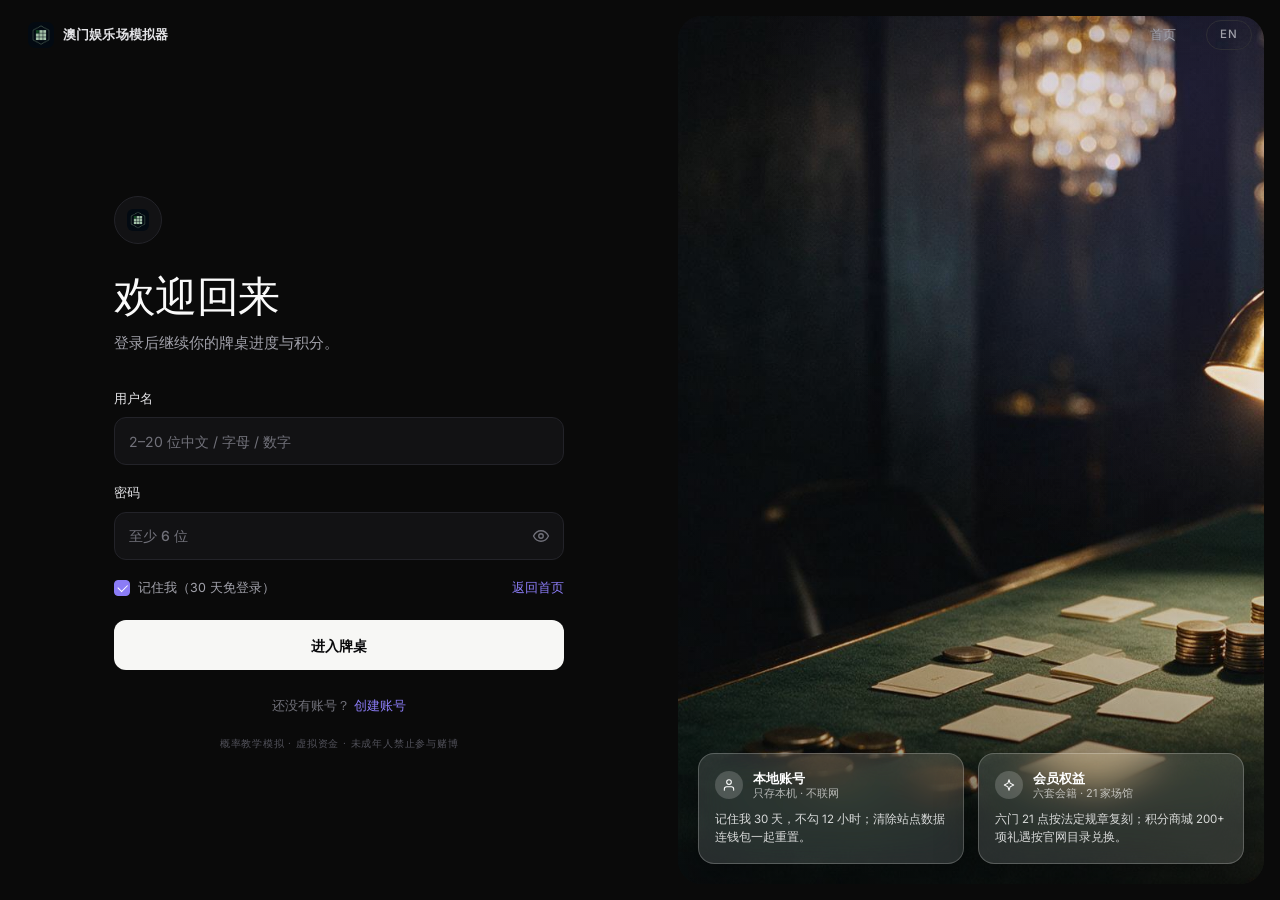
<file: docs/baccarat.html>
<!DOCTYPE html>
<html lang="zh-CN" data-auth="required">
<head>
<meta charset="utf-8">
<meta name="viewport" content="width=device-width, initial-scale=1">
<title>百家乐台面 · 澳门娱乐场模拟器</title>
<meta name="description" content="按澳门《百家乐法定规章》复刻的 8 副牌靴百家乐：庄 5% 抽水与免佣台（庄 6 赔半）、闲庄和、闲对庄对、幸运 6、珠盘路与大路，按场馆与厅房区分最低注与发牌习惯。">
<link rel="preconnect" href="https://fonts.googleapis.com">
<link rel="preconnect" href="https://fonts.gstatic.com" crossorigin>
<link href="https://fonts.googleapis.com/css2?family=Cormorant+Garamond:ital,wght@0,300;0,400;0,500;0,600;1,300;1,400&family=Inter:wght@300;400;500;600;700&family=Noto+Serif+SC:wght@400;600&display=swap" rel="stylesheet">
<link rel="icon" href="assets/favicon.ico" sizes="any">
<link rel="apple-touch-icon" href="assets/apple-touch-icon.png">
<link rel="stylesheet" href="assets/baccarat.css?v=20261119d">
<link rel="stylesheet" href="assets/bj-mall.css?v=20261119c">
<script src="assets/auth.js?v=20261121e"></script>
</head>
<body class="bacpage">
<div class="bac-bg" aria-hidden="true"></div>
<button class="bac-fs-exit" id="fsExit" type="button">退出全屏</button>

<header class="nav-wrap">
  <nav class="nav">
    <a class="brand" href="index.html">
      <img class="logo-mark" src="assets/logo.png" alt="澳门娱乐场模拟器" width="32" height="32">
      <span><b>澳门娱乐场模拟器</b><small>Macau Casino Simulator</small></span>
    </a>
    <div class="nav-links">
      <a href="index.html">首页</a>
      <a href="blackjack.html">21 点</a>
      <a href="baccarat.html" class="on">百家乐</a>
      <a href="slots.html">老虎机</a>
      <a href="blackjack-mall.html">积分商城</a>
      <a href="member.html">会员中心</a>
      <a href="https://github.com/laoyangnb666/macau-casino-simulator" target="_blank" rel="noopener">仓库</a>
    </div>
    <a class="btn btn-dark" href="https://github.com/laoyangnb666/macau-casino-simulator" target="_blank" rel="noopener">GitHub 仓库</a>
  </nav>
</header>

<main class="bac-main">
  <div class="bac-head">
    <div>
      <div class="bac-kick">Baccarat · 8 副牌靴 · 法定规章复刻</div>
      <h1>庄与闲，<em>只差 0.9 个百分点。</em></h1>
      <p>
        澳门桌面上最常见的一张台。8 副牌靴、销牌、固定补牌表；庄赢抽水 5%，免佣台则庄以 6 点胜出只赔一半。
        闲、庄、和、闲对、庄对、幸运 6 六种注码，全部按法定规章结算；珠盘路与大路按真实开牌顺序生成。
        各场馆的最低注、抽水方式与咪牌习惯不同，切换场馆与厅房即可看到差别。
      </p>
      <div class="bac-meta">
        <span>牌靴 <b>8 副 · 416 张</b></span>
        <span>庄赢 <b>抽水 5%</b></span>
        <span>和局 <b>8 : 1</b></span>
        <span>对子 <b>11 : 1</b></span>
        <span>幸运 6 <b>12 / 20 : 1</b></span>
      </div>
    </div>
    <div class="bac-tools">
      <button class="btn" id="focusBtn" type="button">专注模式</button>
      <button class="btn gold" id="fsBtn" type="button">全屏</button>
    </div>
  </div>

  <div class="bac-grid">
    <!-- ============ 台面 ============ -->
    <div class="bac-tablewrap">
      <div class="bac-felt" id="felt">
        <div class="bac-top">
          <div class="bac-devices">
            <div class="bac-shoe">
              <div class="bx"><span class="stack" id="shoeStack"></span></div>
              <div class="lb">牌靴 <b id="shoeNo">#001</b></div>
            </div>
            <div class="bac-discard">
              <div class="bx"><span class="stack" id="discardBar"></span></div>
              <div class="lb">废牌 <span id="penInfo">416 张</span></div>
            </div>
          </div>
          <div class="bac-placard">
            <small>本台限红</small>
            <b><span id="tblMin">500</span> – <span id="tblMax">150000</span></b>
            <i><span id="tblName">威尼斯人</span> · <span id="tblRoom">普通场</span> · <span id="tblDecks">8 副</span> · <span id="tblMode">抽水 5%</span></i>
          </div>
        </div>

        <div class="bac-arc" aria-hidden="true"></div>

        <div class="bac-court">
          <div class="bac-dealer"><b>庄家</b><span>DEALER</span></div>
          <div class="bac-hand banker">
            <span class="label"><b>庄</b><small>BANKER</small></span>
            <div class="cards" id="dealerCards"></div>
            <span class="total"><b id="bTotal">—</b><small>点数</small></span>
          </div>
          <div class="bac-felttext">
            <div class="t1">百家乐 · BACCARAT</div>
            <div class="t2">庄家抽水 5% · 免佣台庄 6 点赔半 · 和 8:1 · 对子 11:1 · 幸运 6 12/20:1</div>
          </div>
          <div class="bac-hand player">
            <span class="label"><b>闲</b><small>PLAYER</small></span>
            <div class="cards" id="playerCards"></div>
            <span class="total"><b id="pTotal">—</b><small>点数</small></span>
          </div>
          <div class="bac-result" id="resultBadge" aria-live="polite"></div>
        </div>

        <div class="bac-bets">
          <div class="betspot" data-bet="p">
            <b>闲</b><small>PLAYER · 1 : 1</small><span class="stk" id="stk-p">—</span>
          </div>
          <div class="betspot" data-bet="b">
            <b>庄</b><small>BANKER · 0.95 : 1</small><span class="stk" id="stk-b">—</span>
          </div>
          <div class="betspot" data-bet="t">
            <b>和</b><small>TIE · 8 : 1</small><span class="stk" id="stk-t">—</span>
          </div>
        </div>
        <div class="bac-slabel">边注 · SIDE BETS</div>
        <div class="bac-bets2">
          <div class="betspot" data-bet="pp">
            <b>闲对</b><small>PLAYER PAIR · 11 : 1</small><span class="stk" id="stk-pp">—</span>
          </div>
          <div class="betspot" data-bet="bp">
            <b>庄对</b><small>BANKER PAIR · 11 : 1</small><span class="stk" id="stk-bp">—</span>
          </div>
          <div class="betspot" data-bet="l6" id="l6Spot">
            <b>幸运 6</b><small>LUCKY 6 · 12 / 20 : 1</small><span class="stk" id="stk-l6">—</span>
          </div>
        </div>

        <div class="bac-actions">
          <div class="bac-chips">
            <button class="bchip" data-v="10" type="button">10</button>
            <button class="bchip" data-v="50" type="button">50</button>
            <button class="bchip on" data-v="100" type="button">100</button>
            <button class="bchip" data-v="500" type="button">500</button>
            <button class="bchip" data-v="1000" type="button">1K</button>
            <button class="bchip" data-v="5000" type="button">5K</button>
          </div>
          <span class="sp"></span>
          <button class="abtn ghost" id="undoBtn" type="button">撤销</button>
          <button class="abtn ghost" id="clearBtn" type="button">清空</button>
          <button class="abtn ghost" id="repeatBtn" type="button">重复上局</button>
          <button class="abtn primary" id="dealBtn" type="button" disabled>开 牌</button>
        </div>

        <div class="bac-msg" id="bacMsg">选择场馆与厅房，点筹码下注，然后按「开牌」。</div>
      </div>
      <button class="bac-fs-exit-inside" id="fsExitIn" type="button">退出全屏</button>
    </div>

    <!-- ============ 侧栏 ============ -->
    <aside class="bac-side">
      <section class="bac-card">
        <h4>牌桌设置 <em>Table Settings</em></h4>
        <div class="setrow col"><label>娱乐场集团 <i>Casino Group</i></label><select id="grpSel"></select></div>
        <div class="setrow col"><label>娱乐场 <i>Casino</i></label><select id="venueSel"></select></div>
        <div class="setrow col"><label>厅房等级 <i>Gaming Room</i></label><select id="roomSel"></select></div>
        <div class="setrow col"><label>庄家抽水 <i>Commission</i></label><select id="modeSel"></select></div>
        <div class="setrow col" id="lucky6Wrap">
          <label>幸运 6 <i>Lucky Six</i></label>
          <label class="l6line"><input type="checkbox" id="lucky6Chk"> 开幸运 6 附加注（庄以 6 点胜出）</label>
        </div>
        <p class="bac-note" id="tableNote">—</p>
        <p class="bac-note" id="squeezeTag" style="display:none"><b>贵宾厅咪牌</b>：发牌节奏放慢，可逐张看牌。</p>
      </section>

      <section class="bac-card">
        <h4>本金与积分 <em>BANKROLL</em></h4>
        <div class="bac-bal">
          <div class="big"><span id="bankVal">200,000</span><small>MOP</small></div>
          <div class="sub">本局累计<b id="statNet">+0</b></div>
        </div>
        <div class="bac-pt">
          <span>会员积分 <b id="ptVal">0</b></span>
          <span class="tier" id="tierVal">—</span>
        </div>
        <div class="bac-pt" style="border-top:none;padding-top:6px;margin-top:4px">
          <button id="addBank" type="button">补充 10 万</button>
          <button id="resetBank" type="button">重置本金</button>
          <span style="font-size:8.5px;color:rgba(244,237,219,.3)">有效投注计入会籍</span>
        </div>
      </section>

      <section class="bac-card">
        <h4>本场统计 <em>SESSION</em></h4>
        <div class="bac-stats">
          <div><small>局数</small><b id="statRounds">0</b></div>
          <div><small>庄赢</small><b id="statB">0</b></div>
          <div><small>闲赢</small><b id="statP">0</b></div>
          <div><small>和局</small><b id="statT">0</b></div>
          <div><small>闲对</small><b id="statPP">0</b></div>
          <div><small>庄对</small><b id="statBP">0</b></div>
          <div><small>总有效投注</small><b id="statWager">0</b></div>
          <div><small>抽水合计</small><b id="statComm">0</b></div>
        </div>
        <p class="bac-note" style="margin-top:9px">单局最大盈利 <b id="statBiggest">0</b> MOP · 注码合计 <b id="betTotal">0</b> MOP</p>
      </section>
    </aside>
  </div>

  <!-- ============ 路单 ============ -->
  <section class="roads">
    <div class="roadbox">
      <h4>珠盘路 <span>BEAD PLATE · 最近 60 局</span></h4>
      <div class="beadgrid" id="beadGrid"><span class="roadempty">尚无牌局</span></div>
    </div>
    <div class="roadbox">
      <h4>大路 <span id="roadMeta">庄 0 · 闲 0 · 和 0</span></h4>
      <div class="bigroad" id="bigRoad"><span class="roadempty">开牌后自动生成大路</span></div>
    </div>
  </section>

  <!-- ============ 规则说明 ============ -->
  <section class="bac-foot">
    <div class="bac-panel">
      <h3>为什么澳门桌面几乎只开庄与闲</h3>
      <p>
        百家乐是澳门赌收的绝对主力。八副牌、固定补牌表，没有决策空间，比的是下注选择与注码管理。
        庄的胜率略高于闲（约 45.9% 对 44.6%），所以庄赢要抽水 5%；抽水之后庄的庄家优势仍只有约 <b>1.06%</b>，
        是桌面上最便宜的一注。闲约 <b>1.24%</b>，和约 <b>14.4%</b>，对子约 <b>10.4%</b>。
      </p>
      <p>
        免佣台把抽水换成「庄以 6 点胜出只赔一半」，庄家优势约 <b>1.46%</b>，略差于标准抽水台，
        但胜在不用每局找零。不同场馆的免佣台比例不同，新濠与澳娱的中低额台更常见。
      </p>
      <table class="bac-table">
        <thead><tr><th>注项</th><th>赔率</th><th>庄家优势</th></tr></thead>
        <tbody>
          <tr><td>庄（抽水 5%）</td><td>0.95 : 1</td><td>1.06%</td></tr>
          <tr><td>庄（免佣 · 庄 6 赔半）</td><td>1 : 1 / 0.5 : 1</td><td>约 1.46%</td></tr>
          <tr><td>闲</td><td>1 : 1</td><td>1.24%</td></tr>
          <tr><td>和</td><td>8 : 1</td><td>约 14.4%</td></tr>
          <tr><td>闲对 / 庄对</td><td>11 : 1</td><td>约 10.4%</td></tr>
          <tr><td>幸运 6</td><td>12 : 1 / 20 : 1</td><td>依牌副浮动</td></tr>
        </tbody>
      </table>
    </div>
    <div class="bac-panel">
      <h3>场馆与厅房的差别</h3>
      <p>
        最低注按场馆与厅房逐档放大：普通场为场馆底注，中场 ×2，高额区 ×10，贵宾厅 ×40，私人厅 ×100。
        威尼斯人、银河、永利的中场底注较高；葡京、凯旋门、十六浦仍保留 100–200 MOP 的低额台。
      </p>
      <p>
        抽水方式同样按场馆切换：金沙与银河以标准 5% 抽水为主；新濠、澳娱普通场常见免佣台；永利贵宾厅可咪牌；
        美高梅高额台常开幸运 6。以上为模拟口径，现场台规以赌场当日公告为准。
      </p>
      <p>
        概率教学模拟，虚拟资金，不连接任何真实账户。真实赌场长期期望为负，未成年人禁止参与赌博。
      </p>
    </div>
  </section>
</main>

<script src="assets/i18n.js"></script>
<script src="assets/bj-casinos.js"></script>
<script src="assets/bj-wallet.js"></script>
<script src="assets/bj-stats.js?v=20261119d"></script>
<script src="assets/life-core.js?v=20261121b"></script>
<script src="assets/life-bridge.js?v=20261121b"></script>
<script src="assets/baccarat.js?v=20261121b"></script>
<script src="assets/lux-select.js?v=20261119c"></script>
</body>
</html>
</file>
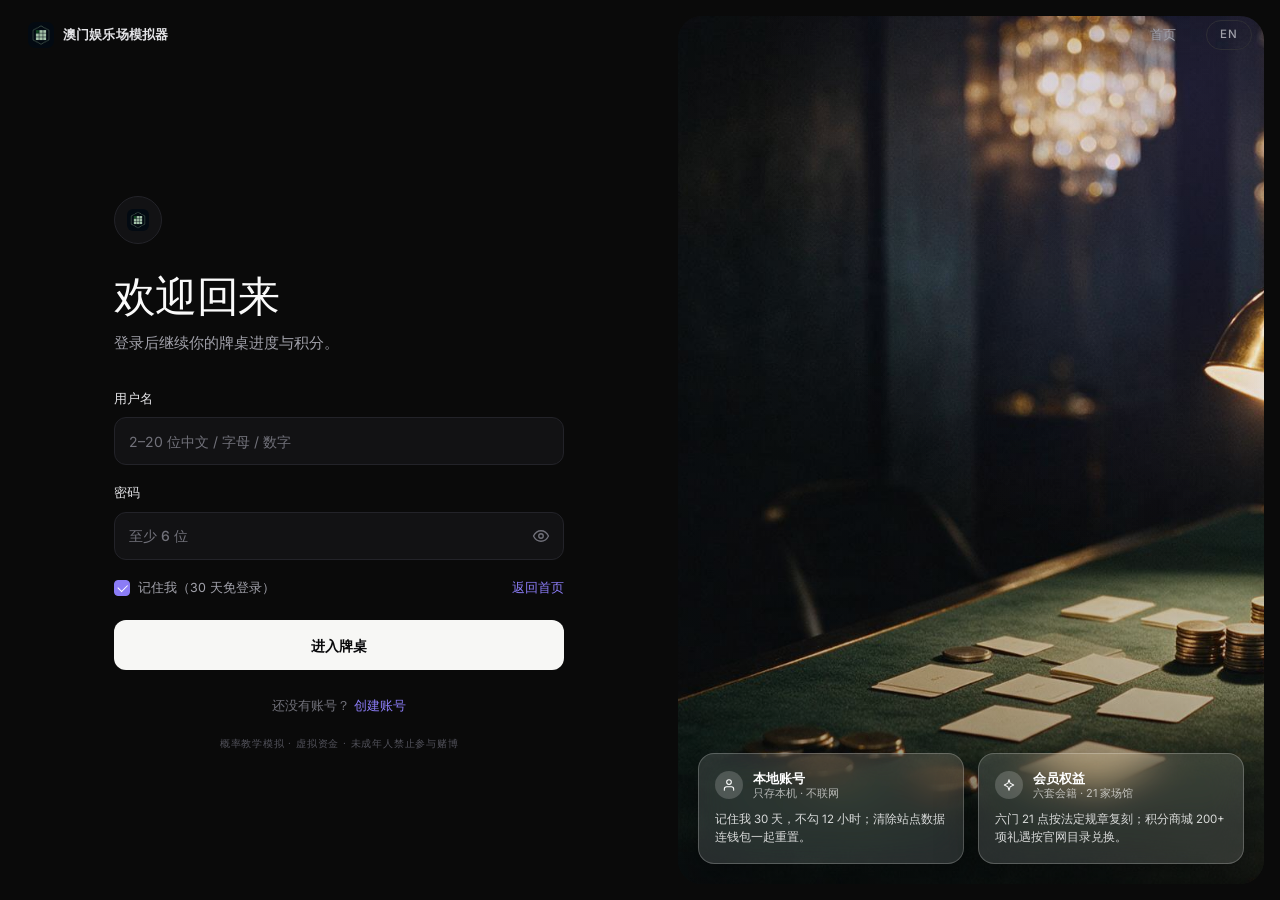
<file: docs/blackjack-mall.html>
<!DOCTYPE html>
<html lang="zh-CN" data-auth="required">
<head>
<meta charset="utf-8">
<meta name="viewport" content="width=device-width, initial-scale=1">
<title>积分商城 · 21 点会员权益 · 澳门娱乐场模拟器</title>
<meta name="description" content="澳门 21 点会员积分商城：按金沙中国、银河娱乐、永利澳门、美高梅、新濠博亚、澳娱综合六家官网权益分册，用有效投注累计的积分兑换餐饮、住宿、演出、水疗、玩乐、购物与交通礼遇。">
<link rel="preconnect" href="https://fonts.googleapis.com">
<link rel="preconnect" href="https://fonts.gstatic.com" crossorigin>
<link href="https://fonts.googleapis.com/css2?family=Cormorant+Garamond:ital,wght@0,300;0,400;0,500;0,600;1,300;1,400;1,500&family=Inter:wght@300;400;500;600;700&family=Noto+Serif+SC:wght@400;600&display=swap" rel="stylesheet">
<link rel="icon" href="assets/favicon.ico" sizes="any">
<link rel="apple-touch-icon" href="assets/apple-touch-icon.png">
<link rel="stylesheet" href="assets/site.css">
<link rel="stylesheet" href="assets/bj-mall.css?v=20261119d">
<link rel="stylesheet" href="assets/bj-order.css?v=20261119d">
<script src="assets/auth.js?v=20261121e"></script>
</head>
<body class="mall-lux">
<script>document.documentElement.className += ' js';</script>

<div class="nav-wrap">
  <nav class="nav">
    <a class="brand" href="index.html">
      <img class="logo-mark" src="assets/logo.png" alt="澳门娱乐场模拟器" width="32" height="32">
      <span><b>澳门娱乐场模拟器</b><small>Macau Casino Simulator</small></span>
    </a>
    <div class="nav-links">
      <a href="index.html">首页</a>
      <a href="blackjack.html">21 点</a>
      <a href="baccarat.html">百家乐</a>
      <a href="slots.html">老虎机</a>
      <a href="blackjack-mall.html" class="on">积分商城</a>
      <a href="member.html">会员中心</a>
      <a href="https://github.com/laoyangnb666/macau-casino-simulator" target="_blank" rel="noopener">仓库</a>
    </div>
    <a class="btn btn-dark" href="https://github.com/laoyangnb666/macau-casino-simulator" target="_blank" rel="noopener">GitHub 仓库</a>
  </nav>
</div>

<main class="mallpage" id="mallPage" data-i18n="bj.mallPage">
  <div class="mallhero">
    <div class="mallcrumb"><a href="blackjack.html">21 点</a><i>/</i><span>积分商城</span></div>
    <h1>把积分换成<em>看得见的东西</em>。</h1>
    <p>积分按当前卡系的有效投注累积，目录分六册收录：金沙中国、银河娱乐、永利澳门、美高梅、新濠博亚、澳娱综合 —— 酒店、餐厅、演出、水疗、玩乐、购物与交通全部取自各集团官网公布的物业与礼遇。牌桌上每打一局都会实时写入这里，换页不会丢。</p>
    <div class="mallbar">
      <label for="progSel">会员体系</label>
      <select id="progSel"></select>
      <a class="mallback" href="blackjack.html">← 返回牌桌</a>
    </div>
  </div>

  <section class="mallwrap">
    <div class="mallhead">
      <div>
        <div class="mallkick">Redeem · 会员礼遇兑换</div>
        <h2>会员积分可兑换项目</h2>
        <p class="mallsub">同一件礼遇在不同场积分数字不同、背后流水一致 —— 因为每分对应的流水不同。会员档位越高折扣越大，今日精选再打八五折，可搜索、排序、收藏心愿单。</p>
        <p class="mallgroup" id="mallGroup"></p>
      </div>
      <div class="mallbal">
        <small>可用积分</small>
        <b id="mallPts">0</b>
        <span id="mallRate">≈ MOP 0 礼遇价值</span>
        <em id="mallProg">—</em>
      </div>
    </div>

    <div class="mallstats" id="mallStats"></div>

    <div class="mallfeat" id="mallFeat"></div>

    <div class="malltools">
      <input id="mallSearch" type="search" placeholder="搜索礼遇 / 餐厅 / 酒店 / 演出…" aria-label="搜索礼遇">
      <select id="mallSort" aria-label="排序">
        <option value="rec">推荐排序</option>
        <option value="price-asc">积分：低 → 高</option>
        <option value="price-desc">积分：高 → 低</option>
        <option value="value-desc">礼遇价值：高 → 低</option>
      </select>
      <button class="mt-toggle" id="mallAff" type="button">只看可兑换</button>
      <button class="mt-toggle" id="mallFav" type="button">只看心愿单 <b>0</b></button>
      <span class="mt-count" id="mallCount"></span>
    </div>

    <div class="malltabs" id="mallTabs"></div>
    <div class="mallgrid" id="mallGrid"></div>
    <div class="mallsrc" id="mallSrc"></div>

    <div class="mallfoot">
      <div class="mallnote" id="mallNote"></div>
      <div class="mallorders">
        <h4>兑换记录 <span>最近 50 笔</span><em id="mallOrderSum"></em></h4>
        <div id="mallOrders"><p class="mo-empty">还没有兑换记录，先回牌桌打几局攒积分。</p></div>
      </div>
    </div>
  </section>

  <div class="mallmodal" id="mallModal" hidden>
    <div class="mm-box" role="dialog" aria-modal="true" aria-labelledby="mmTitle">
      <div class="mm-cat" id="mmCat"></div>
      <h3 id="mmTitle"></h3>
      <p class="mm-desc" id="mmDesc"></p>
      <div class="mm-rows" id="mmRows"></div>
      <div class="mm-foot">
        <button class="mm-fav" id="mmFav" type="button">加入心愿单</button>
        <button id="mmClose" type="button">关闭</button>
        <button class="primary" id="mmBuy" type="button">兑换</button>
      </div>
    </div>
  </div>
</main>

<footer style="border-top:1px solid #E2DACA;padding:24px 0 44px;text-align:center;color:#6B6355;font-size:11px;line-height:1.85">
  <p style="max-width:860px;margin:0 auto 7px" data-i18n="bj.footWarn">概率教学模拟，虚拟资金，不连接任何真实账户。真实赌场禁止计数，长期期望为负。未成年人禁止参与赌博。</p>
  <p>礼遇目录整理自各娱乐场公开会籍页，兑换为模拟流程，不产生任何真实权益。</p>
</footer>

<script src="assets/i18n.js"></script>
<script src="assets/i18n-bj.js"></script>
<script src="assets/bj-casinos.js"></script>
<script src="assets/bj-wallet.js?v=20261114d"></script>
<script src="assets/bj-mall.js?v=20261119d"></script>
<script src="assets/bj-core.js"></script>
<script src="assets/bj-order.js?v=20261119d"></script>
<script>
(function () {
  const EN = !!(window.I18N && window.I18N.lang === 'en');
  const CASINOS = window.BJ_CASINOS.casinos;
  const PROGRAMS = window.BJ_CASINOS.programs;
  const MALL = window.BJ_MALL;
  const W = window.BJWallet.load();
  const FAV_KEY = 'bj.mall.fav.v1';

  const $ = id => document.getElementById(id);
  const el = {};
  ['progSel','mallPts','mallRate','mallProg','mallTabs','mallGrid','mallOrders','mallNote','mallGroup','mallSrc',
   'mallStats','mallFeat','mallSearch','mallSort','mallAff','mallFav','mallCount','mallOrderSum','mallModal',
   'mmCat','mmTitle','mmDesc','mmRows','mmFav','mmClose','mmBuy']
    .forEach(k => { el[k] = $(k); });

  /* 默认沿用牌桌最后所在的场馆，保证两个页面看的是同一个卡系 */
  let progId = (CASINOS[W.venue] || CASINOS[0]).prog;
  let cat = 'all', q = '', sort = 'rec', onlyAff = false, onlyFav = false;
  let modalItem = null, deals = [];

  let favs = new Set();
  try { favs = new Set(JSON.parse(localStorage.getItem(FAV_KEY) || '[]')); } catch (e) { favs = new Set(); }
  const saveFavs = () => { try { localStorage.setItem(FAV_KEY, JSON.stringify([...favs])); } catch (e) {} };
  const isFav = it => favs.has(it.id);
  const toggleFav = it => { if (isFav(it)) favs.delete(it.id); else favs.add(it.id); saveFavs(); };

  if (EN){
    const page = $('mallPage');
    page.querySelector('.mallcrumb').innerHTML = '<a href="blackjack.html">Blackjack</a><i>/</i><span>Rewards shop</span>';
    page.querySelector('h1').innerHTML = 'Turn points into <em>something real</em>.';
    page.querySelector('.mallhero p').textContent =
      'Points accrue on the effective turnover of your current programme. Six catalogues — Sands China, Galaxy, Wynn, MGM, Melco and SJM — cover hotels, restaurants, shows, spa, play, shopping and transport taken from each group’s official pages. Every round you play is written here instantly and survives page changes.';
    page.querySelector('.mallbar label').textContent = 'Programme';
    page.querySelector('.mallback').textContent = '← Back to table';
    page.querySelector('.mallhead h2').textContent = 'What your points can buy';
    page.querySelector('.mallsub').textContent =
      'Each club prices the same benefit in its own points — the play behind it is identical. Member tier and the daily picks lower the price further.';
    page.querySelector('.mallorders h4').innerHTML = 'Redemptions <span>last 50</span><em id="mallOrderSum"></em>';
    el.mallOrderSum = $('mallOrderSum');
    el.mallSearch.placeholder = 'Search benefits, restaurants, hotels…';
    el.mallSort.options[0].text = 'Recommended';
    el.mallSort.options[1].text = 'Points: low → high';
    el.mallSort.options[2].text = 'Points: high → low';
    el.mallSort.options[3].text = 'Benefit value: high → low';
    el.mallAff.textContent = 'Affordable only';
    el.mallFav.innerHTML = 'Wishlist only <b>0</b>';
    el.mmFav.textContent = 'Add to wishlist';
    el.mmClose.textContent = 'Close';
    el.mmBuy.textContent = 'Confirm redemption';
  }

  function mem() {
    const m = window.BJWallet.memOf(W, progId);
    const prog = PROGRAMS[progId];
    /* 与牌桌一致的钱包自愈：脏数据归零，积分不超过流水可换上限 */
    const num = x => (typeof x === 'number' && isFinite(x) && x > 0 ? x : 0);
    const LIMIT = 1e12;
    if (m.turnover > LIMIT || m.points > LIMIT){ m.turnover = 0; m.points = 0; }
    m.points = num(m.points);
    m.turnover = num(m.turnover);
    const cap = prog.mopPerPoint ? m.turnover / prog.mopPerPoint : Infinity;
    if (m.points > cap) m.points = cap;
    return m;
  }
  /* 大数字紧凑显示，避免把侧栏撑爆 */
  const fmtPts = n => {
    const a = Math.abs(n);
    if (!isFinite(a)) return '—';
    if (EN){
      if (a >= 1e6) return (n / 1e6).toFixed(a >= 1e7 ? 1 : 2).replace(/\.0+$/, '') + 'M';
      return Math.round(n).toLocaleString();
    }
    if (a >= 1e12) return (n / 1e8).toExponential(2) + '亿';
    if (a >= 1e8) return (n / 1e8).toFixed(2) + '亿';
    if (a >= 1e5) return (n / 1e4).toFixed(1).replace(/\.0$/, '') + '万';
    return Math.round(n).toLocaleString();
  };
  const tierOf = pts => (window.BJCore ? BJCore.tierOf(pts, PROGRAMS[progId]) : { idx: 0, tier: '—', next: null, need: null });

  /* 会员等级折扣：公式下沉 bj-mall.js，商城与会员中心共用 */
  function discountPct(prog, m){ return MALL.discountPct(prog, m); }
  function basePrice(it, prog){ return MALL.priceOf(it, prog); }
  function finalPrice(it, prog, m){
    const p = basePrice(it, prog) * (1 - discountPct(prog, m) / 100);
    return Math.max(1, Math.round(deals.some(d => d.id === it.id) ? p * 0.85 : p));
  }

  /* 每日精选：按「卡系 + 日期」固定抽 3 项不限卡级的礼遇，八五折 */
  function dailyDeals(items, pid){
    const d = new Date();
    const key = d.getFullYear() * 10000 + (d.getMonth() + 1) * 100 + d.getDate();
    let s = 2166136261;
    const ks = pid + ':' + key;
    for (let i = 0; i < ks.length; i++){ s ^= ks.charCodeAt(i); s = Math.imul(s, 16777619) >>> 0; }
    const rnd = () => { s = (Math.imul(s, 1664525) + 1013904223) >>> 0; return s / 4294967296; };
    const pool = items.filter(i => (i.need || 0) <= 0.5);
    const picks = [];
    while (picks.length < 3 && pool.length){
      picks.push(pool.splice(Math.floor(rnd() * pool.length), 1)[0]);
    }
    return picks;
  }

  function tierIndex(prog, need){
    const n = (prog.tiers || []).length;
    return n ? Math.min(n - 1, Math.round(need * (n - 1))) : 0;
  }
  const catLabel = id => {
    const c = MALL.CATS.filter(x => x.id === id)[0] || {};
    return EN ? (c.en || id) : (c.zh || id);
  };

  /* 会员体系下拉 */
  el.progSel.innerHTML = Object.keys(PROGRAMS).map(id => {
    const p = PROGRAMS[id];
    return `<option value="${id}"${id === progId ? ' selected' : ''}>${EN ? p.brand : p.name}</option>`;
  }).join('');
  el.progSel.addEventListener('change', () => { progId = el.progSel.value; cat = 'all'; render(); });

  /* 工具条事件 */
  let qTimer = 0;
  el.mallSearch.addEventListener('input', () => {
    clearTimeout(qTimer);
    qTimer = setTimeout(() => { q = el.mallSearch.value.trim(); render(); }, 140);
  });
  el.mallSort.addEventListener('change', () => { sort = el.mallSort.value; render(); });
  el.mallAff.addEventListener('click', () => { onlyAff = !onlyAff; render(); });
  el.mallFav.addEventListener('click', () => { onlyFav = !onlyFav; render(); });

  /* 弹窗 */
  function openModal(it){
    modalItem = it;
    const prog = PROGRAMS[progId], m = mem();
    const isDeal = deals.some(d => d.id === it.id);
    const base = basePrice(it, prog), fin = finalPrice(it, prog, m);
    const needIdx = tierIndex(prog, it.need);
    const needName = ((prog.tiers || [])[needIdx] || [])[0] || '';
    const disc = discountPct(prog, m);
    el.mmCat.textContent = catLabel(it.cat).toUpperCase();
    el.mmTitle.textContent = EN ? it.en : it.zh;
    el.mmDesc.textContent = EN ? it.descEn : it.desc;
    const rows = [
      [EN ? 'Benefit value' : '礼遇价值', `MOP ${fmtPts(it.value)}`],
      [EN ? 'List price' : '原价积分', `${fmtPts(base)} ${EN ? 'pts' : '分'}`]
    ];
    if (disc > 0) rows.push([EN ? 'Member discount' : '会员折扣', `−${disc}%`]);
    if (isDeal) rows.push([EN ? 'Daily pick' : '今日精选', '−15%']);
    rows.push([EN ? 'You pay' : '实付积分', `${fmtPts(fin)} ${EN ? 'pts' : '分'}`]);
    rows.push([EN ? 'Balance after' : '兑换后余额', `${fmtPts(Math.max(0, m.points - fin))} ${EN ? 'pts' : '分'}`]);
    if (it.need > 0) rows.push([EN ? 'Requires' : '所需卡级', needName]);
    rows.push([EN ? 'Turnover behind it' : '对应流水', `≈ MOP ${fmtPts(Math.round(fin * (prog.mopPerPoint || 1000)))}`]);
    el.mmRows.innerHTML = rows.map(r => `<span>${r[0]}</span><b>${r[1]}</b>`).join('');

    const locked = it.need > 0 && tierOf(m.points).idx < needIdx;
    const poor = m.points < fin;
    el.mmBuy.disabled = locked || poor;
    el.mmBuy.textContent = locked ? (EN ? `Needs ${needName}` : `需 ${needName}`)
      : poor ? (EN ? `${Math.ceil(fin - m.points).toLocaleString()} more` : `还差 ${Math.ceil(fin - m.points).toLocaleString()} 分`)
      : (EN ? 'Confirm redemption' : '确认兑换');
    el.mmFav.textContent = isFav(it) ? (EN ? 'Remove from wishlist' : '移出心愿单') : (EN ? 'Add to wishlist' : '加入心愿单');
    el.mallModal.hidden = false;
  }
  function closeModal(){ el.mallModal.hidden = true; modalItem = null; }
  el.mmClose.addEventListener('click', closeModal);
  el.mallModal.addEventListener('click', ev => { if (ev.target === el.mallModal) closeModal(); });
  document.addEventListener('keydown', ev => { if (ev.key === 'Escape' && !el.mallModal.hidden) closeModal(); });
  el.mmFav.addEventListener('click', () => {
    if (!modalItem) return;
    toggleFav(modalItem);
    el.mmFav.textContent = isFav(modalItem) ? (EN ? 'Remove from wishlist' : '移出心愿单') : (EN ? 'Add to wishlist' : '加入心愿单');
    render();
    openModal(modalItem);
  });
  el.mmBuy.addEventListener('click', () => { if (modalItem) redeem(modalItem); });

  function render(){
    const prog = PROGRAMS[progId];
    const items = MALL.itemsOf(progId);
    const m = mem();
    const pts = m.points;
    const per = prog.mopPerPoint || 1000;
    const now = tierOf(pts);
    const g = MALL.GROUPS[progId] || { zh: prog.name, en: prog.brand };
    deals = dailyDeals(items.slice(), progId);

    const priceOf = it => finalPrice(it, prog, m);
    const unlocked = it => (it.need || 0) <= 0 ? true : now.idx >= tierIndex(prog, it.need);
    const affordable = it => unlocked(it) && pts >= priceOf(it);

    el.mallPts.textContent = fmtPts(pts);
    el.mallRate.textContent = EN
      ? `≈ MOP ${fmtPts(Math.round(pts * per * MALL.RETURN_RATE))} in benefits`
      : `≈ MOP ${fmtPts(Math.round(pts * per * MALL.RETURN_RATE))} 礼遇价值`;
    el.mallProg.textContent = `${EN ? prog.brand : prog.name} · ${now.tier}`;
    el.mallGroup.textContent = EN
      ? `${g.en} · ${prog.brand} · ${items.length} benefits · member discount ${discountPct(prog, m)}%`
      : `${g.zh} · ${prog.name} · ${items.length} 项礼遇 · 会员折扣 ${discountPct(prog, m)}%`;

    /* 统计条 */
    const totalSpent = W.orders.reduce((s, o) => s + (o.price || 0), 0);
    const spentMop = W.orders.reduce((s, o) => s + (o.value || 0), 0);
    el.mallStats.innerHTML = `
      <div class="ms-card"><small>可用积分</small><b>${fmtPts(pts)}</b><span>${EN ? prog.brand : prog.name} · ${now.tier}</span></div>
      <div class="ms-card"><small>当前可兑换</small><b>${items.filter(affordable).length}</b><span>${EN ? `of ${items.length} benefits` : `共 ${items.length} 项礼遇`}</span></div>
      <div class="ms-card"><small>已解锁礼遇</small><b>${items.filter(unlocked).length}</b><span>${EN ? 'card level reached' : '按当前卡级开放'}</span></div>
      <div class="ms-card"><small>累计兑换</small><b>${W.orders.length}</b><span>${EN ? `${fmtPts(totalSpent)} pts · MOP ${fmtPts(spentMop)}` : `${fmtPts(totalSpent)} 分 · MOP ${fmtPts(spentMop)}`}</span></div>`;

    /* 每日精选 */
    el.mallFeat.innerHTML = deals.length ? `<div class="mf-head">
        <b>${EN ? "Today's picks" : '今日精选'}</b>
        <span>${EN ? '15% off · refreshed daily' : '八五折 · 每日更换'}</span>
        <em>${new Date().toLocaleDateString(EN ? 'en-GB' : 'zh-CN')}</em>
      </div>
      <div class="mf-row">${deals.map(it => {
        const base = basePrice(it, prog), fin = priceOf(it);
        const ok = affordable(it);
        return `<div class="mf-card" data-open="${it.id}">
          <span class="mf-tag">−15%</span>
          <h5>${EN ? it.en : it.zh}</h5>
          <p>${EN ? it.descEn : it.desc}</p>
          <div class="mf-foot"><span class="mf-price">${fmtPts(fin)}<s>${EN ? 'was ' : '原 '}${fmtPts(base)}</s></span>
          <button data-buy="${it.id}"${ok ? '' : ' disabled'}>${ok ? (EN ? 'Redeem' : '兑换') : (EN ? 'Not yet' : '暂不可兑')}</button></div>
        </div>`;
      }).join('')}</div>` : '';

    /* 分类标签 */
    const cats = [{ id: 'all', zh: '全部', en: 'All' }]
      .concat(MALL.CATS.filter(c => items.some(it => it.cat === c.id)));
    if (cat !== 'all' && !cats.some(c => c.id === cat)) cat = 'all';

    if (!el.mallTabs.__wired){
      el.mallTabs.__wired = 1;
      el.mallTabs.addEventListener('click', ev => {
        const btn = ev.target.closest('button[data-cat]');
        if (!btn) return;
        cat = btn.dataset.cat;
        render();
      });
    }
    el.mallTabs.innerHTML = cats.map(c => {
      const n = c.id === 'all' ? items.length : items.filter(it => it.cat === c.id).length;
      return `<button data-cat="${c.id}"${c.id === cat ? ' class="on"' : ''}>${EN ? c.en : c.zh}<b style="opacity:.55;font-weight:400;margin-left:5px">${n}</b></button>`;
    }).join('');

    /* 过滤 + 排序 */
    const kw = q.toLowerCase();
    let list = items.filter(it => {
      if (cat !== 'all' && it.cat !== cat) return false;
      if (onlyFav && !isFav(it)) return false;
      if (onlyAff && !affordable(it)) return false;
      if (kw){
        const hay = `${it.zh} ${it.en} ${it.desc} ${it.descEn} ${catLabel(it.cat)}`.toLowerCase();
        if (!hay.includes(kw)) return false;
      }
      return true;
    });
    if (sort === 'price-asc') list = list.slice().sort((a, b) => priceOf(a) - priceOf(b));
    else if (sort === 'price-desc') list = list.slice().sort((a, b) => priceOf(b) - priceOf(a));
    else if (sort === 'value-desc') list = list.slice().sort((a, b) => b.value - a.value);

    el.mallCount.textContent = EN
      ? `${list.length} shown · ${items.filter(affordable).length} affordable now`
      : `显示 ${list.length} 项 · 当前可兑 ${items.filter(affordable).length} 项`;
    el.mallAff.classList.toggle('on', onlyAff);
    el.mallFav.classList.toggle('on', onlyFav);
    const favB = el.mallFav.querySelector('b');
    if (favB) favB.textContent = favs.size;

    el.mallGrid.innerHTML = list.length ? list.map(it => {
      const base = basePrice(it, prog), price = priceOf(it);
      const needIdx = tierIndex(prog, it.need);
      const locked = !unlocked(it);
      const poor = pts < price;
      const needName = ((prog.tiers || [])[needIdx] || [])[0] || '';
      const isDeal = deals.some(d => d.id === it.id);
      const disc = discountPct(prog, m);
      const badges = [
        isDeal ? `<i class="bd-deal">今日精选 −15%</i>` : '',
        disc > 0 ? `<i class="bd-vip">会员 −${disc}%</i>` : '',
        it.need > 0 ? `<i class="bd-need">需 ${needName}</i>` : ''
      ].filter(Boolean).join('');
      let btn;
      if (locked) btn = `<button disabled>${EN ? `Needs ${needName}` : `需 ${needName}`}</button>`;
      else if (poor) btn = `<button disabled>${EN ? `${Math.ceil(price - pts).toLocaleString()} more` : `还差 ${Math.ceil(price - pts).toLocaleString()} 分`}</button>`;
      else btn = `<button data-buy="${it.id}">${EN ? 'Redeem' : '兑换'}</button>`;
      return `<div class="mi${locked ? ' dim' : ''}" data-open="${it.id}">
        <button class="mi-fav${isFav(it) ? ' on' : ''}" data-fav="${it.id}" title="${EN ? 'Wishlist' : '心愿单'}" aria-label="wishlist">${isFav(it) ? '★' : '☆'}</button>
        <div class="mi-top"><h5>${EN ? it.en : it.zh}</h5><span class="mi-cat">${catLabel(it.cat)}</span></div>
        ${badges ? `<div class="mi-badges">${badges}</div>` : ''}
        <div class="mi-val">${EN ? 'Worth MOP' : '价值 MOP'} ${fmtPts(it.value)}</div>
        <p class="mi-desc">${EN ? it.descEn : it.desc}</p>
        <div class="mi-buy"><span class="mi-price">${fmtPts(price)}<em>${EN ? 'pts' : '分'}</em>${price < base ? `<s>${EN ? 'was ' : '原 '}${fmtPts(base)}</s>` : ''}</span>${btn}</div>
      </div>`;
    }).join('') : `<p class="mo-empty" style="grid-column:1/-1;padding:22px 4px">${EN ? 'No benefits match these filters.' : '没有符合当前筛选条件的礼遇。'}</p>`;

    /* 事件委托：卡片 / 收藏 / 兑换 / 精选（目录实时取，避免切换卡系后闭包过期） */
    if (!el.mallGrid.__wired){
      el.mallGrid.__wired = 1;
      el.mallGrid.addEventListener('click', ev => {
        const cur = MALL.itemsOf(progId);
        const favBtn = ev.target.closest('button[data-fav]');
        if (favBtn){
          ev.stopPropagation();
          const it = cur.find(x => x.id === favBtn.dataset.fav);
          if (it){ toggleFav(it); render(); }
          return;
        }
        const buy = ev.target.closest('button[data-buy]');
        if (buy){
          ev.stopPropagation();
          const it = cur.find(x => x.id === buy.dataset.buy);
          if (it) redeem(it);
          return;
        }
        const card = ev.target.closest('[data-open]');
        if (card){
          const it = cur.find(x => x.id === card.dataset.open);
          if (it) openModal(it);
        }
      });
    }
    if (!el.mallFeat.__wired){
      el.mallFeat.__wired = 1;
      el.mallFeat.addEventListener('click', ev => {
        const buy = ev.target.closest('button[data-buy]');
        if (buy){
          ev.stopPropagation();
          const it = deals.find(x => x.id === buy.dataset.buy);
          if (it) redeem(it);
          return;
        }
        const card = ev.target.closest('[data-open]');
        if (card){
          const it = deals.find(x => x.id === card.dataset.open);
          if (it) openModal(it);
        }
      });
    }

    /* 资料来源 */
    const src = MALL.SOURCES[progId] || [];
    el.mallSrc.innerHTML = `<span>${EN ? 'Official sources' : '资料来源'}</span>`
      + src.map(s => `<a href="${s.url}" target="_blank" rel="noopener">${EN ? s.en : s.zh}</a>`).join('')
      + `<em>${EN ? 'Names, venues and reference values are compiled from these pages.'
                  : '物业、餐厅与参考价值均按以上官方页面整理。'}</em>`;

    /* 定价与规则 */
    const next = now.next
      ? (EN ? `Next tier ${now.next}${now.need != null ? `, ${Math.ceil(now.need).toLocaleString()} pts away` : ''}`
            : `下一档 ${now.next}${now.need != null ? `，还差 ${Math.ceil(now.need).toLocaleString()} 分` : ''}`)
      : (EN ? 'top tier reached' : '已达最高档');
    el.mallNote.innerHTML = EN
      ? `<b>Pricing</b> · benefits cost about 1.5% of effective turnover. On ${prog.brand} one point equals MOP ${per.toLocaleString()} of play. Your tier gives <b>${discountPct(prog, m)}% off</b>${(m.card || 0) >= 1 ? ' (VIP card adds 5%)' : ''}, and today’s picks take another 15% off. ${next}. Redemption is simulated and grants no real entitlement.`
      : `<b>定价口径</b> · 礼遇按有效投注约 1.5% 回赠计价，${prog.name} 每 ${per.toLocaleString()} MOP 流水计 1 分。<b>会员折扣 ${discountPct(prog, m)}%</b>${(m.card || 0) >= 1 ? '（含贵宾卡额外 5%）' : ''}，今日精选再打八五折。${next}。兑换为模拟流程，不产生任何真实权益。`;

    /* 兑换记录 */
    el.mallOrderSum.textContent = W.orders.length
      ? (EN ? `total ${fmtPts(totalSpent)} pts` : `合计 ${fmtPts(totalSpent)} 分`)
      : '';
    el.mallOrders.innerHTML = W.orders.length
      ? W.orders.map((o, i) => {
          const t = o.ts ? new Date(o.ts) : null;
          const stamp = t ? `${String(t.getMonth() + 1).padStart(2, '0')}-${String(t.getDate()).padStart(2, '0')} ${String(t.getHours()).padStart(2, '0')}:${String(t.getMinutes()).padStart(2, '0')}` : '';
          const used = o.status === 'used';
          return `<div class="mo-row" data-oidx="${i}">
            <span>${o.name}<i>${o.venue}</i><small class="mo-no">${o.no || (EN ? 'legacy' : '旧单')}</small>${stamp ? `<small class="mo-time">${stamp}</small>` : ''}</span>
            <small>−${fmtPts(o.price)}${o.round ? ' · ' + (EN ? 'R' + o.round : '第 ' + o.round + ' 局') : ''}<b class="mo-st${used ? ' used' : ''}">${used ? (EN ? 'USED' : '已核销') : (EN ? 'ISSUED' : '已出票')}</b></small></div>`;
        }).join('')
      : `<p class="mo-empty">${EN ? 'No redemptions yet — go back and play a few rounds.' : '还没有兑换记录，先回牌桌打几局攒积分。'}</p>`;
  }

  /* 点兑换记录查看票据凭证 */
  el.mallOrders.addEventListener('click', ev => {
    const row = ev.target.closest('[data-oidx]');
    if (!row) return;
    const o = W.orders[+row.dataset.oidx];
    if (o) window.BJOrder.view(o, { en: EN, prog: PROGRAMS[o.progId || progId] });
  });

  let redeemBusy = false;
  function redeem(item){
    if (redeemBusy) return;
    const prog = PROGRAMS[progId];
    const m = mem();
    const price = finalPrice(item, prog, m);
    const now = tierOf(m.points);
    if (m.points < price) return;
    if ((item.need || 0) > 0 && now.idx < tierIndex(prog, item.need)) return;
    redeemBusy = true;
    /* 先落库再演出：动画中途刷新也不会丢单或重复扣分 */
    m.points -= price;
    const order = {
      id: item.id,
      name: EN ? item.en : item.zh,
      price,
      value: item.value,
      cat: item.cat,
      round: 0,
      ts: Date.now(),
      venue: EN ? prog.brand : prog.name,
      no: window.BJOrder.makeNo(),
      status: 'issued',
      progId,
      base: basePrice(item, prog),
      disc: discountPct(prog, m)
    };
    W.orders.unshift(order);
    if (W.orders.length > 50) W.orders.pop();
    window.BJWallet.trim(m);
    window.BJWallet.save(W);
    closeModal();
    render();
    if (!window.BJOrder.ceremony(order, { en: EN, prog, onDone: () => { redeemBusy = false; } })) redeemBusy = false;
  }

  render();
})();
</script>
<script src="assets/lux-select.js?v=20261118a"></script>
</body>
</html>
</file>
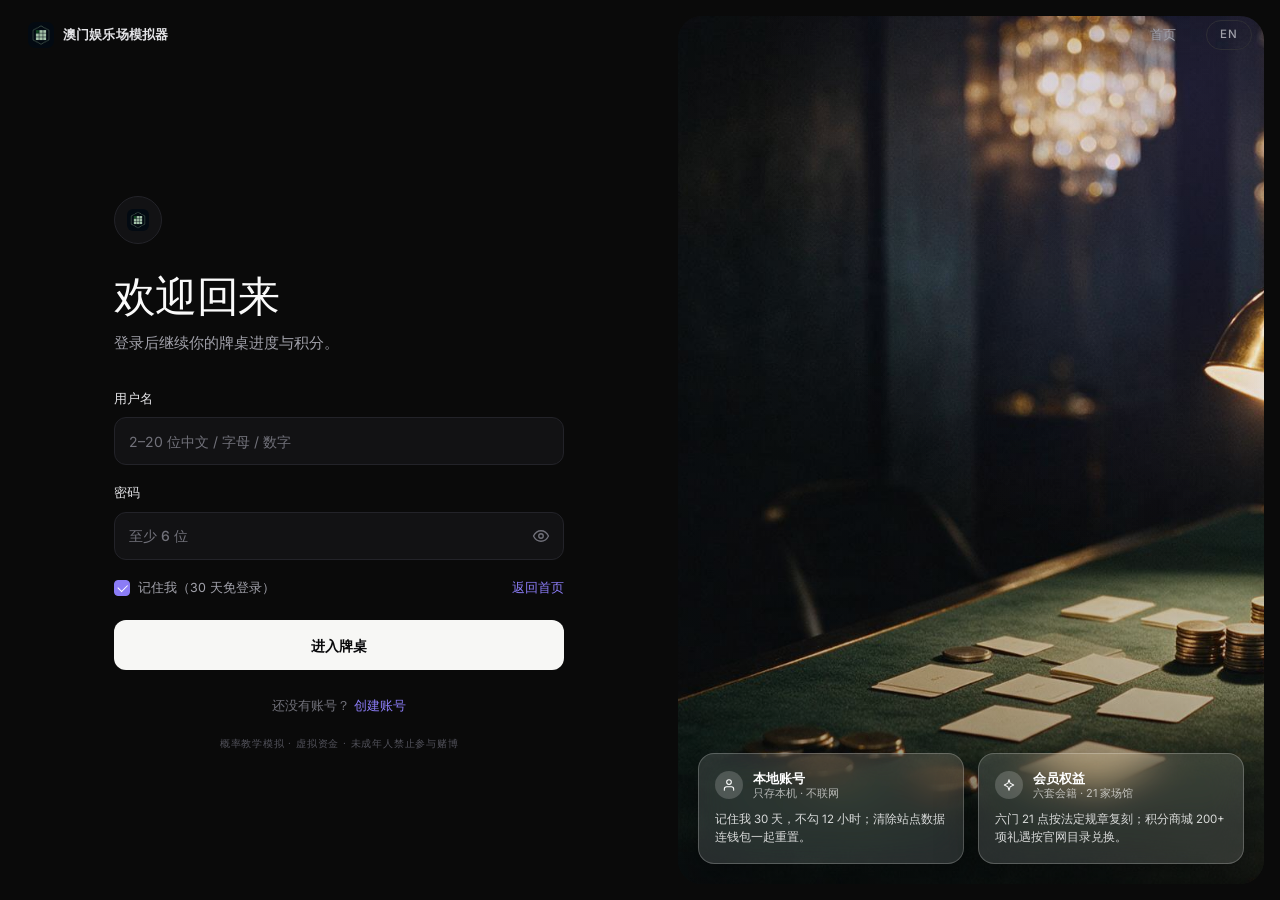
<file: docs/blackjack.html>
﻿<!DOCTYPE html>
<html lang="zh-CN" data-auth="required">
<head>
<meta charset="utf-8">
<meta name="viewport" content="width=device-width, initial-scale=1">
<title>21 点台面 · 澳门娱乐场模拟器</title>
<meta name="description" content="按澳门现行《“Black Jack”或“二十一点”法定规章》复刻的六门 21 点桌：无底牌制、软17停牌、OBBO、早投降、五张牌、任何对子/7/13以上以下三种附加注。含全屏模式与真实发牌动画。">
<link rel="preconnect" href="https://fonts.googleapis.com">
<link rel="preconnect" href="https://fonts.gstatic.com" crossorigin>
<link href="https://fonts.googleapis.com/css2?family=Cormorant+Garamond:ital,wght@0,300;0,400;0,500;0,600;1,300;1,400;1,500&family=Inter:wght@300;400;500;600;700&family=Noto+Serif+SC:wght@400;600&display=swap" rel="stylesheet">
<link rel="icon" href="assets/favicon.ico" sizes="any">
<link rel="apple-touch-icon" href="assets/apple-touch-icon.png">
<link rel="stylesheet" href="assets/site.css">
<link rel="stylesheet" href="assets/bj-mall.css?v=20261118a">
<link rel="stylesheet" href="assets/bj-card.css?v=20261119d">
<style>
:root{
  --gold:#C9A227; --gold-lt:#EBD98F; --cream:#F4EDDB;
  --felt-1:#175B41; --felt-2:#0C3A28; --felt-3:#072518;
  --ink:#151A17;
}
/* ================= 页面 ================= */
.bjpage{padding:30px 0 66px}
.bjhead{max-width:1240px;margin:0 auto 22px;padding:0 24px}
.bjkicker{font-size:11px;letter-spacing:3.4px;color:#9A7C1A;display:flex;align-items:center;gap:10px;text-transform:uppercase}
.bjkicker:before{content:"";width:26px;height:1px;background:#C9A227}
.bjhead h1{font-size:clamp(26px,3.4vw,42px);line-height:1.16;letter-spacing:-.02em;font-weight:500;margin:12px 0 10px;color:#18201C}
.bjhead h1 em{font-style:normal;font-family:"Noto Serif SC",serif;color:#0C3A28}
.bjhead p{color:#48514C;font-size:14px;line-height:1.78;max-width:860px;margin:0}

/* 进度条（发牌阶段用） */
.stagebar{display:flex;align-items:center;gap:2px;margin:14px 0 0;padding:0 24px;max-width:1240px}
.stagebar .sg{flex:1;height:3px;background:#E4DFCE;border-radius:2px;transition:background .3s}
.stagebar .sg.on{background:#0C3A28}
.stagebar .sg.done{background:#C9A227}
.stagebar span{font-size:10.5px;color:#8A8272;letter-spacing:1px;min-width:74px;text-align:right}

/* ================= 牌桌 ================= */
.bjgrid{max-width:1240px;margin:18px auto 0;padding:0 10px;display:grid;grid-template-columns:minmax(0,1fr) 318px;gap:20px;align-items:start}
@media(max-width:1080px){.bjgrid{grid-template-columns:1fr}}
.tablewrap{position:relative;border-radius:26px;padding:12px;
  background:linear-gradient(150deg,#26262B 0%,#121216 38%,#07070A 72%,#030304 100%);
  box-shadow:0 36px 74px -32px rgba(4,4,6,.9),inset 0 0 0 1px rgba(235,217,143,.22),inset 0 0 0 4px rgba(0,0,0,.55),inset 0 0 50px rgba(0,0,0,.45)}
.tablewrap:before{content:"";position:absolute;inset:5px;border-radius:22px;border:1px solid rgba(235,217,143,.2);pointer-events:none;
  box-shadow:inset 0 1px 0 rgba(255,240,200,.18)}
.tablewrap:after{content:"";position:absolute;inset:0;border-radius:26px;box-shadow:inset 0 1px 0 rgba(255,235,170,.32);pointer-events:none}

/* 普通场 / 中场 / 高额区：经典绿色台布；贵宾厅及以上换酒红台布 */
.felt{position:relative;border-radius:20px;overflow:hidden;background:
  repeating-linear-gradient(45deg,rgba(255,255,255,.02) 0 1px,transparent 1px 4px),
  radial-gradient(125% 92% at 50% -12%,#1E6B4C 0%,var(--felt-1) 26%,var(--felt-2) 58%,#08281B 82%,var(--felt-3) 100%);
  padding:14px 14px 22px;min-height:552px;display:flex;flex-direction:column;
  box-shadow:inset 0 0 0 1.5px rgba(235,217,143,.5),inset 0 0 110px rgba(0,0,0,.66)}
.felt.vip{background:
  repeating-linear-gradient(45deg,rgba(255,255,255,.016) 0 1px,transparent 1px 4px),
  radial-gradient(125% 92% at 50% -12%,#7E2433 0%,#5E1622 28%,#430E19 58%,#2B0710 82%,#190309 100%)}
.felt:before{content:"";position:absolute;inset:8px;border:1px solid rgba(235,217,143,.28);border-radius:14px;pointer-events:none;
  box-shadow:inset 0 0 0 1px rgba(0,0,0,.24),0 0 0 3px rgba(0,0,0,.16)}
/* 庄家身后的金色放射光：只在贵宾厅及以上的酒红台布上出现 */
.felt:after{content:"";position:absolute;left:50%;top:-14%;transform:translateX(-50%);
  width:660px;height:660px;border-radius:50%;pointer-events:none;display:none;
  background:repeating-conic-gradient(from -90deg at 50% 0%,rgba(235,217,143,.075) 0 2.4deg,transparent 2.4deg 11deg);
  -webkit-mask-image:radial-gradient(circle at 50% 0%,#000 0 54%,transparent 76%);
  mask-image:radial-gradient(circle at 50% 0%,#000 0 54%,transparent 76%)}
.felt.vip:after{display:block}

/* 台布字样 */
.felttext{position:absolute;left:50%;top:39%;transform:translateX(-50%);text-align:center;pointer-events:none;width:56%;z-index:1}
.felttext .t1{font-family:"Noto Serif SC",serif;font-size:clamp(10px,1.2vw,15px);letter-spacing:2.4px;color:rgba(235,217,143,.86);line-height:1.85}
.felttext .t2{font-size:clamp(7px,.86vw,9.5px);letter-spacing:1.5px;color:rgba(244,237,219,.4);margin-top:6px;line-height:1.75}
.feltarc{position:absolute;left:50%;top:52%;transform:translate(-50%,-50%);width:82%;height:58%;border:1px solid rgba(235,217,143,.16);border-radius:0 0 50% 50%/0 0 100% 100%;border-top:none;pointer-events:none;
  box-shadow:inset 0 0 60px rgba(201,162,39,.05),0 0 0 6px rgba(201,162,39,.025)}

/* 左上：牌靴 + 废牌 */
.devicerow{position:relative;z-index:3;display:flex;align-items:flex-start;gap:10px}
.shoe,.discard{width:52px;flex:0 0 auto}
.shoe .bx{height:42px;border-radius:5px;background:linear-gradient(180deg,#2E3438,#12171A);border:1px solid rgba(201,162,39,.35);position:relative;overflow:hidden;box-shadow:0 4px 10px rgba(0,0,0,.5)}
.shoe .bx .stack{position:absolute;left:4px;right:4px;bottom:0;background:linear-gradient(180deg,#9B2020,#5C0E0E);border-radius:2px 2px 0 0;transition:height .3s}
.discard .bx{height:30px;border-radius:4px;background:rgba(0,0,0,.34);border:1px dashed rgba(201,162,39,.3);position:relative;overflow:hidden}
.discard .bx .stack{position:absolute;left:3px;right:3px;bottom:0;background:linear-gradient(180deg,#46545E,#1D252A);border-radius:2px 2px 0 0;transition:height .3s}
.shoe .lb,.discard .lb{font-size:7px;letter-spacing:1.4px;color:rgba(235,217,143,.62);text-align:center;margin-top:3px;white-space:nowrap}

/* 注额牌 */
.placard{position:absolute;right:14px;top:14px;z-index:3;background:linear-gradient(165deg,#242B30,#0A0D0F);border:1px solid rgba(235,217,143,.55);border-radius:9px;padding:6px 10px;text-align:center;min-width:96px;
  box-shadow:0 8px 20px rgba(0,0,0,.55),inset 0 1px 0 rgba(255,240,200,.14),0 0 0 1px rgba(0,0,0,.35)}
.placard .r{display:flex;justify-content:space-between;align-items:baseline;gap:8px}
.placard small{font-size:7px;letter-spacing:1.4px;color:rgba(235,217,143,.6)}
.placard b{font-family:"Inter",monospace;font-size:12px;color:var(--gold-lt);font-weight:600}
.placard i{display:block;font-style:normal;font-size:7px;color:rgba(244,237,219,.42);margin-top:3px;letter-spacing:.8px;border-top:1px solid rgba(201,162,39,.18);padding-top:3px}

/* 庄家 */
.dealerzone{position:relative;z-index:3;align-self:center;text-align:center;margin-top:6px}
.dealerzone:before{content:"";position:absolute;left:50%;top:50%;transform:translate(-50%,-50%);width:210px;height:120px;border-radius:50%;pointer-events:none;z-index:-1;
  background:radial-gradient(ellipse,rgba(201,162,39,.12),rgba(201,162,39,.04) 55%,transparent 72%)}
.dz-label{font-size:8px;letter-spacing:3px;color:rgba(244,237,219,.55);margin-bottom:4px}
.dz-cards{display:flex;gap:8px;justify-content:center;align-items:flex-start;min-height:66px}
.dz-foot{display:flex;justify-content:center;align-items:center;gap:6px;margin-top:5px;min-height:18px}
.dz-total{background:rgba(0,0,0,.48);border:1px solid rgba(201,162,39,.4);border-radius:14px;padding:1px 11px;font-family:"Inter",monospace;font-size:12px;color:var(--cream)}
.dz-total.bust{background:#5C1414;border-color:#A33;color:#FFD0D0}
.dz-total.bj{background:var(--gold);border-color:var(--gold);color:#191307;font-weight:700}

/* 六门 */
.doorswrap{position:relative;z-index:4;margin-top:auto;padding-top:14px}
.doors{display:flex;justify-content:center;align-items:flex-start;gap:6px;padding:0 2px}
.door{flex:1 1 0;min-width:0;max-width:132px;transition:transform .25s,opacity .25s;position:relative}
/* 弧形排列：只在标准 6 门台启用，其他门数平排 */
.doors[data-n="6"] .door:nth-child(1){transform:translateY(13px) rotate(-5.5deg)}
.doors[data-n="6"] .door:nth-child(2){transform:translateY(4px) rotate(-2.6deg)}
.doors[data-n="6"] .door:nth-child(3){transform:translateY(0)}
.doors[data-n="6"] .door:nth-child(4){transform:translateY(0)}
.doors[data-n="6"] .door:nth-child(5){transform:translateY(4px) rotate(2.6deg)}
.doors[data-n="6"] .door:nth-child(6){transform:translateY(13px) rotate(5.5deg)}
.door.mine{transform:translateY(-6px) scale(1.06);z-index:6}
.door.mine:nth-child(3){transform:translateY(-6px) scale(1.06)}
.door.idle{opacity:.5}
.door.active{}
.door.active .doorinner{border-color:rgba(235,217,143,.95);box-shadow:0 0 0 1px rgba(235,217,143,.5),0 0 22px rgba(201,162,39,.32);background:rgba(201,162,39,.1)}

.doorinner{border:1px solid rgba(235,217,143,.18);border-radius:14px;padding:7px 6px 6px;
  background:linear-gradient(180deg,rgba(0,0,0,.28),rgba(0,0,0,.12));transition:.2s;min-height:132px;display:flex;flex-direction:column;
  box-shadow:inset 0 1px 0 rgba(255,240,200,.08),inset 0 -14px 26px rgba(0,0,0,.2)}
.door.mine .doorinner{background:linear-gradient(180deg,rgba(201,162,39,.16),rgba(201,162,39,.05));
  border-color:rgba(235,217,143,.7);min-height:128px;
  box-shadow:0 0 0 1px rgba(201,162,39,.35),inset 0 1px 0 rgba(255,240,200,.2)}
.doorhead{display:flex;align-items:center;gap:4px;justify-content:center;margin-bottom:5px}
.doorno{width:15px;height:15px;border-radius:50%;background:radial-gradient(circle at 35% 30%,#F3E3A4,#C9A227 62%,#8A6A12);border:1px solid #EBD98F;font-size:8px;color:#1A1208;display:flex;align-items:center;justify-content:center;font-family:"Inter",monospace;flex:0 0 auto;
  box-shadow:0 0 6px rgba(201,162,39,.35),inset 0 1px 0 rgba(255,255,255,.5);font-weight:700}
.door.mine .doorno{background:linear-gradient(135deg,#FFF6CE,#C9A227 55%,#9A7415);color:#1A1208;border-color:#FFF0B0;font-weight:700;box-shadow:0 0 9px rgba(235,217,143,.55),inset 0 1px 0 rgba(255,255,255,.65)}
.doorname{font-size:8.5px;color:rgba(244,237,219,.72);white-space:nowrap;overflow:hidden;text-overflow:ellipsis}
.door.mine .doorname{color:var(--gold-lt);font-weight:600}
.doorcards{display:flex;gap:2px;justify-content:center;align-items:flex-start;flex-wrap:wrap;min-height:76px;flex:1}
.doorcards.others{min-height:64px}
.doorfoot{display:flex;align-items:center;justify-content:center;gap:4px;margin-top:4px;min-height:16px;flex-wrap:wrap}
.betchip{font-family:"Inter",monospace;font-size:9px;background:rgba(0,0,0,.42);border:1px solid rgba(201,162,39,.3);border-radius:9px;padding:0 5px;color:var(--cream)}
.totbadge{font-family:"Inter",monospace;font-size:9.5px;padding:0 6px;border-radius:9px;background:rgba(0,0,0,.5);color:var(--cream)}
.totbadge.bust{background:#5C1414;color:#FFD0D0}
.totbadge.bj{background:var(--gold);color:#191307;font-weight:700}
.restag{font-size:8px;padding:0 5px;border-radius:8px;font-family:"Inter",monospace}
.restag.w{background:rgba(94,222,128,.24);color:#9CF0B4}
.restag.l{background:rgba(248,113,113,.2);color:#FCA5A5}
.restag.p{background:rgba(255,255,255,.13);color:#D9D5CB}
.restag.b{background:rgba(201,162,39,.85);color:#191307;font-weight:700}
/* 附加注格 */
.sidespots{display:flex;gap:2px;justify-content:center;margin-top:3px}
.sidespots i{font-style:normal;font-size:7px;padding:0 4px;border-radius:6px;border:1px solid rgba(201,162,39,.2);color:rgba(244,237,219,.34);letter-spacing:.2px;white-space:nowrap}
.sidespots i.on{background:rgba(201,162,39,.9);color:#191307;border-color:var(--gold);font-weight:700}
.sidespots i.win{background:rgba(94,222,128,.85);color:#06200F;border-color:#5EDE80;font-weight:700}
.sidespots i.lose{background:rgba(0,0,0,.45);color:#6F6759}

/* 你的手牌区（第 3 门的手牌在桌沿下方放大展示） */
.mineph{display:flex;align-items:center;justify-content:center;font-size:7.5px;letter-spacing:.6px;
  color:rgba(244,237,219,.34);line-height:1.65;text-align:center}
.mineph em{font-style:normal}
.acttag{font-size:8px;padding:0 5px;border-radius:8px;background:rgba(0,0,0,.4);
  color:rgba(244,237,219,.66);font-family:"Inter",monospace;white-space:nowrap}
.myzone{position:relative;z-index:5;margin-top:8px;padding-top:8px;border-top:1px solid rgba(235,217,143,.16)}
.myzone-head{display:flex;justify-content:space-between;align-items:center;
  font-size:8.5px;letter-spacing:2.2px;color:rgba(235,217,143,.62);padding:0 4px 5px}
.myzone-head b{font-family:"Inter",monospace;letter-spacing:0;color:var(--gold-lt);font-weight:600}
.myhands{display:flex;gap:14px;justify-content:center;align-items:flex-start;min-height:94px}
.handbox{display:flex;flex-direction:column;align-items:center;gap:5px;padding:7px 10px;
  border-radius:11px;border:1px solid transparent;transition:border-color .2s,background .2s,box-shadow .2s}
.handbox.active{border-color:rgba(235,217,143,.5);background:rgba(201,162,39,.08);
  box-shadow:0 0 20px rgba(201,162,39,.18)}
.handbox .doorcards{min-height:0;flex:0 0 auto;gap:3px}
.handfoot{display:flex;gap:5px;align-items:center;flex-wrap:wrap;justify-content:center}
.myempty{font-size:11px;color:rgba(244,237,219,.4);letter-spacing:1.4px;padding:34px 0}

/* ================= 牌（含发牌动画） ================= */
/* 抵消 site.css 里通用 .card（内容卡片）的底色/圆角，避免牌面外露白边 */
.bjpage .card{background:transparent;border:0;border-radius:0;padding:0;box-shadow:none}
.card{position:relative;flex:0 0 auto;perspective:700px}
.card .ci{position:absolute;inset:0;transform-style:preserve-3d}
.card .cf,.card .cb{position:absolute;inset:0;border-radius:5px;backface-visibility:hidden;-webkit-backface-visibility:hidden}
.card .cf{background:
  radial-gradient(120% 100% at 30% 0%,#FFFEFA 0%,#FBF7EC 58%,#EFE7D4 100%);
  box-shadow:0 3px 9px rgba(0,0,0,.5),inset 0 0 0 1px rgba(255,255,255,.7),inset 0 0 0 2px rgba(201,162,39,.13);
  border:1px solid rgba(60,48,20,.12);
  font-family:Georgia,serif;overflow:hidden}
.card .cf:before{content:"";position:absolute;inset:2.5px;border:1px solid rgba(201,162,39,.22);border-radius:3px;pointer-events:none}
.card .cb{background:
  radial-gradient(circle at 50% 36%,#8A222B,#4A0E15 58%,#1E0509 100%),
  repeating-linear-gradient(45deg,rgba(235,217,143,.05) 0 2px,transparent 2px 7px);
  box-shadow:0 3px 9px rgba(0,0,0,.5),inset 0 0 0 1px rgba(235,217,143,.3);transform:rotateY(180deg)}
.card .cb:before{content:"";position:absolute;inset:3px;border:1px solid rgba(235,217,143,.32);border-radius:3px}
.card .cb:after{content:"";position:absolute;inset:6px;border:1px solid rgba(235,217,143,.18);border-radius:2px;
  background:radial-gradient(circle at 50% 50%,rgba(235,217,143,.14),transparent 62%)}
.card .r{position:absolute;left:4px;top:2px;font-size:13px;font-weight:700;line-height:1;letter-spacing:-.4px}
.card .s{position:absolute;left:5px;top:15px;font-size:9px;line-height:1}
.card .r2{position:absolute;right:4px;bottom:2px;transform:rotate(180deg);font-size:13px;font-weight:700;line-height:1;letter-spacing:-.4px}
.card .s2{position:absolute;right:5px;bottom:15px;transform:rotate(180deg);font-size:9px;line-height:1}
.card .big{position:absolute;left:50%;top:50%;transform:translate(-50%,-50%);font-size:24px;opacity:.12;line-height:1}
.card .crown{display:none;position:absolute;left:50%;top:50%;transform:translate(-50%,-50%);
  width:22px;height:22px;border-radius:50%;align-items:center;justify-content:center;
  font-size:12px;font-weight:700;line-height:1;
  border:1px solid rgba(201,162,39,.7);
  box-shadow:0 0 0 2px rgba(201,162,39,.12),inset 0 0 9px rgba(201,162,39,.28)}
.card .cf.face .big{display:none}
.card .cf.face .crown{display:flex}
.card.red .cf{color:#B3202A}
.card.blk .cf{color:#1B2226}
/* 尺寸 */
.card.big{width:44px;height:61px}
.card.sm{width:30px;height:42px}
.card.sm .r{font-size:9.5px;left:2.5px;top:1.5px}
.card.sm .s{font-size:6.5px;left:3px;top:11px}
.card.sm .r2{font-size:9.5px;right:2.5px;bottom:1.5px}
.card.sm .s2{font-size:6.5px;right:3px;bottom:11px}
.card.sm .big{font-size:16px}
.card.sm .crown{width:15px;height:15px;font-size:8.5px}
.card.xs{width:24px;height:33px}
.card.xs .r{font-size:8.5px;left:2px;top:1px}
.card.xs .s,.card.xs .r2,.card.xs .s2,.card.xs .big,.card.xs .crown{display:none!important}

@keyframes flyIn{
  0%{transform:translate(var(--fx,0),var(--fy,0)) rotate(-17deg) scale(.8);opacity:0}
  12%{opacity:1}
  55%{transform:translate(calc(var(--fx,0)*.26),calc(var(--fy,0)*.44)) rotate(-7deg) scale(.92)}
  86%{transform:translate(0,0) rotate(2.2deg) scale(1.03)}
  100%{transform:translate(0,0) rotate(0) scale(1);opacity:1}
}
@keyframes flipIn{
  0%{transform:rotateY(180deg)}
  100%{transform:rotateY(0deg)}
}
/* 发牌：从牌靴顺着弧线滑出，末端轻微回弹后落位（真实荷官手法） */
.card.fly{animation:flyIn .19s cubic-bezier(.16,.72,.24,1) both;transform-origin:50% 72%}
.card.fly:not(.hole) .ci{animation:flipIn .18s cubic-bezier(.3,.7,.4,1) .09s both}
/* 背面向上（别人的牌 / 庄家底牌）不翻转，也不再重复播放入场动画 */
.card.hole .ci{transform:rotateY(180deg)}

/* ================= 操作区 ================= */
.actbar{margin-top:14px;display:flex;flex-wrap:wrap;gap:8px;align-items:center}
.btn-bj{font-family:inherit;font-size:12.5px;padding:9px 17px;border-radius:9px;border:1px solid #DAD3C0;background:#fff;color:#1F2A24;cursor:pointer;transition:.14s;font-weight:500}
.btn-bj:hover:not(:disabled){border-color:#0C3A28;background:#F6F4EC}
.btn-bj:disabled{opacity:.32;cursor:not-allowed}
.btn-bj.pri{background:#0C3A28;border-color:#0C3A28;color:#F4EDDB}
.btn-bj.pri:hover:not(:disabled){background:#12513A}
.btn-bj.gold{background:#C9A227;border-color:#C9A227;color:#191307;font-weight:600}
.btn-bj.gold:hover:not(:disabled){background:#DDB63A}
.btn-bj.warn{border-color:#E2BEBE;color:#942C2C}
.btn-bj.warn:hover:not(:disabled){background:#FDF4F4;border-color:#B33}
/* 快捷键角标 */
.actbar kbd,.betctl kbd,.dp-btn kbd{display:inline-block;margin-left:6px;min-width:14px;padding:0 3px;
  font:600 9px/15px "Inter",monospace;text-align:center;color:#7E7866;background:#F2EEE0;
  border:1px solid #DCD5C2;border-radius:4px;font-style:normal;vertical-align:1px}
.btn-bj.pri kbd{color:#EBD98F;background:rgba(255,255,255,.14);border-color:rgba(235,217,143,.38)}
.btn-bj.gold kbd{color:#4A3A06;background:rgba(255,255,255,.5);border-color:rgba(74,58,6,.25)}
.btn-bj.warn kbd{color:#942C2C;background:#FDF4F4;border-color:#EBCDCD}
.dp-btn kbd{color:#D9CFAF;background:rgba(255,255,255,.1);border-color:rgba(235,217,143,.3)}
.spacer{flex:1}
.btn-ico{width:34px;height:34px;padding:0;display:flex;align-items:center;justify-content:center;border-radius:8px;border:1px solid #DAD3C0;background:#fff;cursor:pointer;color:#4A5450}
.btn-ico:hover{border-color:#0C3A28;color:#0C3A28}

.msgline{margin-top:10px;min-height:42px;background:#FBFAF4;border:1px solid #E6E0CE;border-left:3px solid #C9A227;border-radius:8px;padding:8px 12px;font-size:12.5px;color:#33403A;line-height:1.62}
.msgline b{color:#0C3A28}
.msgline .hl{color:#8A5A0A;font-weight:600}
/* 消息条与快捷键条同排：短句不再孤零零占一条，右侧空白被利用 */
.msgrow{margin-top:10px;display:flex;gap:10px;align-items:stretch}
.msgrow .msgline{margin-top:0;flex:1 1 auto;min-height:42px;display:block}
.msgkeys{flex:0 0 auto;display:flex;align-items:center;gap:4px;flex-wrap:wrap;justify-content:flex-end;
  max-width:330px;font-size:9px;color:#9A927F;letter-spacing:.3px}
.msgkeys i{font-style:normal;display:flex;align-items:center;gap:3px;white-space:nowrap}
.msgkeys kbd{display:inline-block;min-width:14px;padding:0 3px;font:600 9px/15px "Inter",monospace;
  text-align:center;color:#7E7866;background:#F2EEE0;border:1px solid #DCD5C2;border-radius:4px}
@media(max-width:900px){.msgrow{flex-direction:column;gap:6px}.msgkeys{max-width:none;justify-content:flex-start}}

/* 下注面板 */
.betpanel{display:grid;grid-template-columns:1.05fr 1fr;gap:12px;margin-top:12px}
@media(max-width:760px){.betpanel{grid-template-columns:1fr}}
.card-panel{background:#FBFAF4;border:1px solid #E6E0CE;border-radius:12px;padding:13px 14px}
.card-panel h4{margin:0 0 9px;font-size:12px;letter-spacing:1.3px;color:#6E6653;font-weight:600;display:flex;justify-content:space-between;align-items:baseline;gap:8px}
.card-panel h4 span{font-size:11px;color:#8A8272;letter-spacing:0;font-weight:400}
.chips{display:flex;gap:7px;flex-wrap:wrap}
.chip{width:44px;height:44px;border-radius:50%;display:flex;align-items:center;justify-content:center;font-family:"Inter",monospace;font-size:10px;font-weight:700;cursor:pointer;color:#fff;position:relative;transition:.14s;border:none}
.chip:before{content:"";position:absolute;inset:4px;border-radius:50%;border:2px dashed rgba(255,255,255,.48)}
.chip:hover{transform:translateY(-3px)}
.chip.sel{box-shadow:0 0 0 2.5px #0C3A28,0 0 0 5px rgba(12,58,40,.14)}
.chip span{position:relative;z-index:2}
.c300{background:#0F5C9E}.c500{background:#127A46}.c1k{background:#2B2F33}.c3k{background:#8E3A18}.c10k{background:#6B2A86}
.betline{display:flex;justify-content:space-between;font-size:12px;color:#5A635E;margin-top:9px;padding-top:8px;border-top:1px dashed #DED7C4}
.betline b{font-family:"Inter",monospace;color:#0C3A28;font-size:13.5px}
.betline small{font-family:"Inter",monospace;color:#8A8272;font-size:11px}
/* 筹码累加 / 自定义金额 */
.betctl{display:flex;gap:6px;margin-top:9px;align-items:center}
.betinput{flex:1;min-width:0;font-family:Inter,monospace;font-size:11.5px;padding:6px 8px;border:1px solid #DED7C4;
  border-radius:7px;background:#fff;color:#1F2A24;outline:none}
.betinput:focus{border-color:#0C3A28;box-shadow:0 0 0 2px rgba(12,58,40,.1)}
.btn-mini{font-family:inherit;font-size:11px;padding:5px 9px;border-radius:7px;border:1px solid #DAD3C0;
  background:#fff;color:#1F2A24;cursor:pointer;white-space:nowrap}
.btn-mini:hover{border-color:#0C3A28;background:#F6F4EC}
.btn-mini.ghost{color:#8A5A0A;border-color:#E6D8B8}
.chip{cursor:pointer}
.chip:active{transform:translateY(0) scale(.96)}
.betchips{margin-top:6px;display:flex;gap:3px;flex-wrap:wrap;min-height:12px}
.betchips i{width:13px;height:13px;border-radius:50%;border:1px dashed rgba(255,255,255,.5);display:block}
.hint{font-size:10.5px;color:#8A8272;line-height:1.6;margin-top:7px}
.segrow{display:flex;gap:6px;margin-bottom:6px;align-items:center}
.segrow .lbl{font-size:10.5px;color:#7C7461;width:52px;flex:0 0 auto}
.seg{display:flex;border:1px solid #DED7C4;border-radius:8px;overflow:hidden;flex:1}
.seg button{flex:1;font-family:inherit;font-size:11px;padding:5px 3px;border:none;background:#fff;color:#5A635E;cursor:pointer;transition:.12s}
.seg button+button{border-left:1px solid #EDE8D8}
.seg button.on{background:#0C3A28;color:#F4EDDB;font-weight:600}
.seg button:hover:not(.on){background:#F4F2E8}

/* 侧栏 */
.side-card{background:#fff;border:1px solid #E6E0CE;border-radius:12px;padding:14px 15px;margin-bottom:14px}
.side-card h4{margin:0 0 10px;font-size:12.5px;letter-spacing:1.1px;color:#0C3A28;font-weight:600;display:flex;justify-content:space-between;align-items:baseline;gap:6px}
.side-card h4 span{font-size:10px;color:#8A8272;font-weight:400;letter-spacing:0}
.rulelist{font-size:11.5px;line-height:1.9;color:#3D4742}
.rulelist div{padding:2.5px 0;border-bottom:1px dotted #ECE6D6;display:flex;gap:8px}
.rulelist div:last-child{border-bottom:none}
.rulelist b{color:#0C3A28;flex:0 0 62px;font-weight:600;font-size:11px}
.rulelist span{flex:1}
.rulelist em{font-style:normal;color:#9A927F;font-size:9.5px;font-family:"Inter",monospace}
.statgrid{display:grid;grid-template-columns:1fr 1fr;gap:7px}
.stat{background:#F7F5EC;border:1px solid #EBE5D4;border-radius:8px;padding:7px 9px}
.stat small{display:block;font-size:9px;color:#7C7461;letter-spacing:.6px}
.stat b{font-family:"Inter",monospace;font-size:14px;color:#1B221E}
.stat b.up{color:#127A46}.stat b.down{color:#B3202A}
.ledger{border:1px solid #EBE5D4;border-radius:9px;background:#FBF9F1;padding:3px 10px;margin-top:2px}
.lg-row{display:flex;justify-content:space-between;align-items:baseline;gap:10px;padding:6px 0;border-bottom:1px dotted #ECE6D6;font-size:11px;color:#5A635E}
.lg-row:last-child{border-bottom:none}
.lg-row b{font-family:"Inter",monospace;font-size:12px;color:#1B221E;font-variant-numeric:tabular-nums}
.lg-row b.pos{color:#127A46}.lg-row b.neg{color:#B3202A}
.lg-row.total{padding-top:8px;border-top:1px solid #E2DCCA}
.lg-row.total span{color:#0C3A28;font-weight:600}
.lg-row.total b{font-size:15px}
.simbox{background:#F7F5EC;border:1px solid #EBE5D4;border-radius:9px;padding:10px 11px;font-family:"Inter",monospace;font-size:10.5px;line-height:1.8;color:#3D4742;white-space:pre-wrap;margin-top:8px}
.edge-table{width:100%;border-collapse:collapse;font-size:11px;margin-top:3px}
.edge-table th{text-align:left;font-weight:600;font-size:9.5px;letter-spacing:.5px;color:#7C7461;padding:3px 0;border-bottom:1px solid #E6E0CE}
.edge-table td{padding:4.5px 0;border-bottom:1px dotted #ECE6D6;vertical-align:top}
.edge-table td:last-child{text-align:right;font-family:"Inter",monospace;color:#B3202A;font-weight:600;white-space:nowrap}
.edge-table tr:first-child td:last-child{color:#127A46}
.tag-src{font-size:10px;color:#8A8272;line-height:1.7;margin-top:8px;padding-top:8px;border-top:1px dashed #ECE6D6}
.countbox{background:#F7F5EC;border:1px solid #EBE5D4;border-radius:8px;padding:8px 10px;font-family:"Inter",monospace;font-size:10.5px;line-height:1.85;color:#3D4742;margin-top:8px}
.countbox b{color:#0C3A28}

/* ================= 全屏 ================= */
body.fsmode{background:#07130D;overflow:hidden}
body.fsmode .nav-wrap,body.fsmode .bjhead,body.fsmode footer,body.fsmode .stagebar{display:none!important}
body.fsmode .bjpage{padding:0;height:100vh;display:block}
body.fsmode .bjgrid{display:block;max-width:none;width:100%;height:100vh;padding:0;gap:0;margin:0}
body.fsmode .bjgrid > div:last-child{display:none!important}
body.fsmode .bjgrid > div:first-child{display:block;height:100%}
body.fsmode .tablewrap{border-radius:0;height:100%;width:100%;padding:0;box-shadow:none;display:flex;flex-direction:column;background:#060608}
body.fsmode .felt{border-radius:0;flex:1;width:100%;min-height:0;justify-content:flex-start;gap:10px;
  padding:16px 26px 196px;overflow:hidden;box-shadow:none}
body.fsmode .felt:before{display:none}
body.fsmode .feltarc{top:56%}
body.fsmode .felttext{top:32%}
body.fsmode .felttext .t1{font-size:17px;letter-spacing:4px}
body.fsmode .felttext .t2{font-size:11px}
body.fsmode .doorswrap{margin-top:auto}
body.fsmode .doorcards{min-height:auto}
body.fsmode .doorinner{min-height:118px}
body.fsmode .card.big{width:58px;height:81px}
body.fsmode .card.big .r{font-size:16px}body.fsmode .card.big .s{font-size:11px;top:19px}body.fsmode .card.big .big{font-size:30px}
body.fsmode .card.big .r2{font-size:16px}body.fsmode .card.big .s2{font-size:11px;bottom:19px}
body.fsmode .card.big .crown{width:27px;height:27px;font-size:14px}
body.fsmode .card.sm{width:34px;height:47px}
body.fsmode .card.sm .r{font-size:11.5px}
body.fsmode .card.sm .r2{font-size:11.5px}
body.fsmode .card.sm .s2{font-size:8px;bottom:13px}
body.fsmode .door{margin-top:0}
body.fsmode .myhands{min-height:104px}

/* 全屏底部操作坞：一条面板装下 注码 / 全部按钮 / 提示，不再多层悬浮 */
body.fsmode .dock{position:fixed;left:50%;bottom:16px;transform:translateX(-50%);width:min(1180px,95vw);
  display:flex;flex-direction:column;gap:8px;padding:10px 14px;background:rgba(9,19,14,.96);
  border:1px solid rgba(201,162,39,.42);border-radius:16px;backdrop-filter:blur(12px);
  z-index:60;box-shadow:0 24px 64px rgba(0,0,0,.62)}
body.fsmode .deck-panel{display:flex;align-items:center;gap:8px;flex-wrap:wrap;
  padding-bottom:8px;border-bottom:1px solid rgba(235,217,143,.14)}
body.fsmode .deck-panel .dp-lb{font-size:10.5px;letter-spacing:1.2px;color:#9C9481;white-space:nowrap}
body.fsmode .deck-panel .chips{margin:0;gap:6px}
body.fsmode .deck-panel .chip{width:28px;height:28px;font-size:8px}
body.fsmode .deck-panel .dp-read{display:inline-flex;align-items:baseline;gap:4px;line-height:1.3;
  font-size:11px;color:#9C9481;white-space:nowrap}
body.fsmode .deck-panel .dp-read b{font-family:Inter,monospace;color:#EBD98F;line-height:1.3}
body.fsmode .deck-panel .dp-read.dp-bank b{color:#D9D5CB}
body.fsmode .deck-panel .dp-hint{margin-left:auto;font-size:10px;color:#7E7767;white-space:nowrap}
body.fsmode .deck-panel .dp-btn{background:rgba(255,255,255,.06);border:1px solid rgba(235,217,143,.28);
  color:#D9D5CB;border-radius:7px;padding:4px 9px;font-size:10.5px;font-family:inherit;cursor:pointer;white-space:nowrap}
body.fsmode .deck-panel .dp-btn:hover{background:rgba(201,162,39,.18);color:var(--gold-lt)}
body.fsmode .fs-exit{background:rgba(0,0,0,.4);border:1px solid rgba(201,162,39,.5);color:var(--gold-lt);
  border-radius:7px;padding:5px 10px;font-size:10.5px;cursor:pointer;font-family:inherit;white-space:nowrap}
body.fsmode .fs-exit:hover{background:rgba(201,162,39,.18)}
body.fsmode .dock .actbar{margin:0;padding:0;border:0;background:none;gap:6px}
body.fsmode .dock .actbar .btn-bj{font-size:11.5px;padding:7px 11px;border-radius:8px}
body.fsmode .dock .actbar .btn-ico{width:30px;height:30px}
body.fsmode .dock .msgline{margin:0;background:rgba(255,255,255,.055);border:1px solid rgba(235,217,143,.26);
  border-left:3px solid var(--gold);color:#E9E3D1;min-height:0;padding:6px 10px;font-size:11.5px;line-height:1.55}
body.fsmode .dock .msgline b{color:var(--gold-lt)}
body.fsmode .betpanel,body.fsmode .curve-card,body.fsmode .data-stack,body.fsmode .dash{display:none!important}

.deck-panel{display:none}

/* ---------- 资金曲线（侧栏） ---------- */
.curve-card{margin-bottom:14px}
.curve-card .curve-tabs{display:flex;width:100%;margin:0 0 8px}
.curve-card .curve-tabs button{flex:1;padding:4px 6px;font-size:10px}
.curve-tabs{display:flex;border:1px solid #DED7C4;border-radius:8px;overflow:hidden;flex:0 0 auto}
.curve-tabs button{border:none;background:#fff;font-family:inherit;font-size:10.5px;color:#6B6355;padding:5px 10px;cursor:pointer}
.curve-tabs button+button{border-left:1px solid #EDE8D8}
.curve-tabs button.on{background:#0C3A28;color:#F4EDDB;font-weight:600}
.curve-wrap{position:relative}
.curve{display:block;width:100%;height:150px;cursor:crosshair}
.curve-tip{position:absolute;left:0;top:0;pointer-events:none;opacity:0;transform:translate(-50%,0);
  background:rgba(13,24,18,.95);color:#F4EDDB;font-size:10.5px;line-height:1.65;padding:6px 10px;border-radius:9px;
  white-space:nowrap;z-index:6;transition:opacity .12s;box-shadow:0 8px 20px rgba(0,0,0,.28)}
.curve-tip .tr{color:#9C9481;font-size:9.5px;letter-spacing:.8px;margin-bottom:2px}
.curve-tip > div:not(.tr){display:flex;align-items:center;gap:5px;white-space:nowrap;line-height:1.55}
.curve-tip i{display:inline-block;width:8px;height:8px;border-radius:50%;margin-right:1px;flex:0 0 auto}
.curve-tip b{font-family:Inter,monospace;font-size:11.5px;margin-left:auto;padding-left:12px;flex:0 0 auto}
.curve-legend{display:flex;gap:9px;flex-wrap:wrap;font-size:9.5px;color:#6E6653;margin-top:3px;min-height:13px}
.curve-legend i{display:inline-block;width:11px;height:2px;margin-right:4px;vertical-align:middle}
.curve-foot{display:flex;gap:10px;flex-wrap:wrap;font-size:10px;color:#7C7461;margin-top:5px;padding-top:6px;border-top:1px dashed #E3DDCB}
.curve-foot b{font-family:Inter,monospace;font-size:11px;color:#1B221E}

/* ---------- 牌桌设置 ---------- */
.setrow{display:flex;align-items:center;gap:8px;margin-bottom:7px}
.setrow label{font-size:10.5px;color:#7C7461;width:50px;flex:0 0 auto}
.setrow select,.setrow input{flex:1;min-width:0;font-family:inherit;font-size:11.5px;padding:5px 7px;
  border:1px solid #DED7C4;border-radius:7px;background:#fff;color:#1F2A24;outline:none}
.setrow select:focus,.setrow input:focus{border-color:#0C3A28}
.btn-apply{width:100%;margin-top:5px;font-family:inherit;font-size:11.5px;padding:8px;border-radius:8px;
  border:1px solid #0C3A28;background:#0C3A28;color:#F4EDDB;cursor:pointer;transition:.15s}
.btn-apply:hover{background:#12513A}
.venue-tag{display:inline-flex;align-items:center;gap:5px;font-size:9.5px;padding:2px 7px;border-radius:6px;
  background:#EDF3EA;color:#0C3A28;font-family:Inter,monospace}
.tips{display:grid;grid-template-columns:1fr 1fr;gap:6px 18px}
.tips div{font-size:10.5px;color:#4A5450;line-height:1.65;padding-left:14px;position:relative}
.tips div:before{content:"";position:absolute;left:2px;top:6px;width:5px;height:5px;border-radius:50%;background:#C9A227}

/* 贵宾候选评估 */
.vip-head{display:flex;gap:8px;align-items:flex-start;margin-bottom:8px}
.vip-badge{flex:0 0 auto;font-size:10px;padding:2px 8px;border-radius:999px;background:#E7E1D1;color:#6E6653;font-weight:600}
.vip-badge.lv1{background:#E8EFE4;color:#1F6B45}
.vip-badge.lv2{background:#0C3A28;color:#F4EDDB}
.vip-hint{font-size:9.5px;color:#7C7461;line-height:1.6}
.vip-table{width:100%;border-collapse:collapse;font-size:9.5px;table-layout:fixed}
.vip-table th{text-align:left;font-weight:600;font-size:9px;color:#7C7461;padding:0 0 5px;border-bottom:1px solid #E6E0CE}
.vip-table th:nth-child(1){width:34%}
.vip-table th:nth-child(2){width:26%}
.vip-table th:nth-child(3){width:22%}
.vip-table th:nth-child(4){width:18%}
.vip-table th:nth-child(2),.vip-table th:nth-child(3),.vip-table th:nth-child(4),
.vip-table td:nth-child(2),.vip-table td:nth-child(3),.vip-table td:nth-child(4){text-align:right}
.vip-table td{padding:4px 0;border-bottom:1px dotted #ECE6D6;color:#3D4742;white-space:nowrap;overflow:hidden;text-overflow:ellipsis}
.vip-table tr.met td{color:#127A46}
.vip-table tr:last-child td{border-bottom:none}
.vip-table i.ok{font-style:normal;font-weight:700;color:#127A46}
.vip-table i.ok.no{color:#B3202A}
.vip-metrics{display:flex;gap:12px;flex-wrap:wrap;font-size:9.5px;color:#7C7461;margin-top:7px}
.vip-metrics b{font-family:Inter,monospace;color:#1B221E;font-size:10.5px}
.vip-note{font-size:9px;color:#9A927F;line-height:1.65;margin-top:7px;padding-top:7px;border-top:1px dashed #E3DDCB}
.vip-invite{margin-top:8px;font-size:10px;line-height:1.6}
.vip-invite .iv{display:block;font-weight:600}
.vip-invite .iv.ok{color:#127A46}
.vip-invite .iv.no{color:#B3202A}
.vip-invite .iv-sub{display:block;font-size:9px;color:#8A8272;margin-top:2px}
.vip-invite .iv-idle{font-size:9.5px;color:#9A927F}

/* ================= 贵宾奢华度：随贵宾卡等级逐级增强 ================= */
:root{--lux:.18;--brand:#C9A227;--brand-deep:#2A1113}
body.lux-1,body.lux-2,body.lux-3,body.lux-4{transition:background-color 1.4s ease}
/* 1 · 浅色品牌金：基础贵宾卡 */
body.lux-1{background:color-mix(in srgb,var(--brand) 8%,#F6ECD8)}
body.lux-1::before{background:
  radial-gradient(680px 520px at 82% -6%,color-mix(in srgb,var(--brand) 38%,transparent),transparent 62%),
  radial-gradient(560px 460px at 6% 8%,rgba(252,243,222,.92),transparent 66%),
  radial-gradient(900px 600px at 50% 110%,color-mix(in srgb,var(--brand) 26%,transparent),transparent 70%)}
body.lux-1 .bjkicker{color:color-mix(in srgb,var(--brand) 72%,#5E4400)}
body.lux-1 .tablewrap{box-shadow:0 30px 64px -30px rgba(8,18,12,.7),0 0 0 1px color-mix(in srgb,var(--brand) 26%,transparent),
  0 0 calc(18px + var(--lux) * 46px) color-mix(in srgb,var(--brand) 24%,transparent)}
/* 2 · 品牌深色：私人贵宾卡 */
body.lux-2{background:color-mix(in srgb,var(--brand) 7%,var(--brand-deep,#0B1A13))}
body.lux-2::before{background:
  radial-gradient(720px 540px at 82% -6%,color-mix(in srgb,var(--brand) 42%,transparent),transparent 64%),
  radial-gradient(620px 500px at 6% 10%,color-mix(in srgb,var(--brand) 18%,var(--brand-deep)),transparent 68%),
  radial-gradient(1000px 640px at 50% 110%,rgba(0,0,0,.55),transparent 72%)}
body.lux-2 .tablewrap{box-shadow:0 30px 64px -30px rgba(0,0,0,.85),0 0 0 1px color-mix(in srgb,var(--brand) 32%,transparent),
  0 0 calc(22px + var(--lux) * 60px) color-mix(in srgb,var(--brand) 28%,transparent)}
/* 3 · 品牌深色加深：主席卡 */
body.lux-3{background:color-mix(in srgb,var(--brand) 6%,color-mix(in srgb,var(--brand-deep) 55%,#05070C))}
body.lux-3::before{background:
  radial-gradient(760px 560px at 82% -6%,color-mix(in srgb,var(--brand) 46%,transparent),transparent 64%),
  radial-gradient(660px 520px at 6% 10%,color-mix(in srgb,var(--brand) 14%,var(--brand-deep)),transparent 68%),
  radial-gradient(1000px 640px at 50% 110%,rgba(0,0,0,.7),transparent 72%)}
body.lux-3 .tablewrap{box-shadow:0 30px 64px -30px rgba(0,0,0,.9),0 0 0 1px color-mix(in srgb,var(--brand) 38%,transparent),
  0 0 calc(26px + var(--lux) * 72px) color-mix(in srgb,var(--brand) 34%,transparent)}
/* 4 · 黑金：超级贵宾卡 */
body.lux-4{background:color-mix(in srgb,var(--brand) 6%,color-mix(in srgb,var(--brand-deep) 28%,#060504))}
body.lux-4::before{background:
  radial-gradient(820px 600px at 82% -6%,color-mix(in srgb,var(--brand) 56%,transparent),transparent 62%),
  radial-gradient(700px 560px at 6% 10%,color-mix(in srgb,var(--brand) 22%,var(--brand-deep)),transparent 66%),
  radial-gradient(1100px 680px at 50% 110%,rgba(0,0,0,.8),transparent 74%)}
body.lux-4 .tablewrap{box-shadow:0 30px 64px -30px rgba(0,0,0,.95),0 0 0 1px color-mix(in srgb,var(--brand) 55%,transparent),
  0 0 calc(30px + var(--lux) * 90px) color-mix(in srgb,var(--brand) 45%,transparent),0 0 140px color-mix(in srgb,var(--brand) 20%,transparent)}
/* 深色背景（2–4）下的页头与页脚 */
body:is(.lux-2,.lux-3,.lux-4) .bjhead h1{color:#F2E8D0}
body:is(.lux-2,.lux-3,.lux-4) .bjhead h1 em{color:#EBD98F}
body:is(.lux-2,.lux-3,.lux-4) .bjhead p{color:#B7AD96}
body:is(.lux-2,.lux-3,.lux-4) .bjkicker{color:#D8B84E}
body:is(.lux-2,.lux-3,.lux-4) .stagebar .sg{background:#3A3326}
body:is(.lux-2,.lux-3,.lux-4) .stagebar .sg.on{background:#C9A227}
body:is(.lux-2,.lux-3,.lux-4) .stagebar .sg.done{background:#8F6E14}
body:is(.lux-2,.lux-3,.lux-4) .stagebar span{color:#9A927F}
body:is(.lux-2,.lux-3,.lux-4) footer{color:#8E8676!important;border-top-color:#2A2519!important}
/* 环境光：强度由 --lux 连续控制，卡级越高越亮 */
.lux-aura{position:fixed;inset:0;z-index:-1;pointer-events:none;transition:opacity .9s;
  opacity:calc(.12 + var(--lux) * .5);
  background:
    radial-gradient(620px 440px at 78% 4%,color-mix(in srgb,var(--brand) 32%,transparent),transparent 65%),
    radial-gradient(520px 420px at 12% 18%,color-mix(in srgb,var(--brand) 18%,transparent),transparent 68%),
    radial-gradient(900px 520px at 50% 108%,color-mix(in srgb,var(--brand) 16%,transparent),transparent 72%);
  animation:auraBreath 7s ease-in-out infinite alternate}
.lux-aura:before{content:"";position:absolute;inset:0;opacity:.4}
body.lux-2 .lux-aura{background:
  radial-gradient(680px 480px at 80% 0%,color-mix(in srgb,var(--brand) 34%,transparent),transparent 66%),
  radial-gradient(560px 460px at 8% 14%,color-mix(in srgb,var(--brand) 26%,var(--brand-deep)),transparent 70%),
  radial-gradient(980px 560px at 50% 112%,color-mix(in srgb,var(--brand) 22%,transparent),transparent 74%)}
body.lux-3 .lux-aura{background:
  radial-gradient(700px 500px at 80% 0%,color-mix(in srgb,var(--brand) 38%,transparent),transparent 66%),
  radial-gradient(580px 480px at 8% 14%,color-mix(in srgb,var(--brand) 20%,var(--brand-deep)),transparent 70%),
  radial-gradient(1000px 580px at 50% 112%,color-mix(in srgb,var(--brand) 26%,transparent),transparent 74%)}
body.lux-4 .lux-aura{background:
  radial-gradient(720px 520px at 80% 0%,color-mix(in srgb,var(--brand) 48%,transparent),transparent 64%),
  radial-gradient(600px 500px at 8% 14%,color-mix(in srgb,var(--brand) 30%,var(--brand-deep)),transparent 70%),
  radial-gradient(1040px 620px at 50% 112%,color-mix(in srgb,var(--brand) 32%,transparent),transparent 74%)}
body.lux-4 .lux-aura:after{content:"";position:absolute;inset:-20%;
  background:conic-gradient(from 0deg,transparent 0 14deg,color-mix(in srgb,var(--brand) 8%,transparent) 14deg 16deg,transparent 16deg 34deg);
  animation:raysSpin 24s linear infinite}
/* 不同公司 / 娱乐场的底纹母题 */
body.motif-grid .lux-aura:before{background:
  repeating-linear-gradient(90deg,color-mix(in srgb,var(--brand) 10%,transparent) 0 1px,transparent 1px 34px),
  repeating-linear-gradient(0deg,color-mix(in srgb,var(--brand) 8%,transparent) 0 1px,transparent 1px 34px)}
body.motif-diamond .lux-aura:before{background:
  repeating-linear-gradient(45deg,color-mix(in srgb,var(--brand) 9%,transparent) 0 1px,transparent 1px 26px),
  repeating-linear-gradient(-45deg,color-mix(in srgb,var(--brand) 9%,transparent) 0 1px,transparent 1px 26px)}
body.motif-arch .lux-aura:before{background:
  repeating-radial-gradient(circle at 50% 130%,color-mix(in srgb,var(--brand) 12%,transparent) 0 1px,transparent 1px 56px)}
body.motif-wave .lux-aura:before{background:
  repeating-linear-gradient(112deg,color-mix(in srgb,var(--brand) 8%,transparent) 0 2px,transparent 2px 38px)}
body.motif-fan .lux-aura:before{background:
  repeating-conic-gradient(from 200deg at 50% 125%,color-mix(in srgb,var(--brand) 10%,transparent) 0 2deg,transparent 2deg 11deg)}
body.motif-bloom .lux-aura:before{background:
  repeating-conic-gradient(from 0deg at 50% 30%,color-mix(in srgb,var(--brand) 9%,transparent) 0 3deg,transparent 3deg 15deg)}
@keyframes auraBreath{from{transform:scale(1)}to{transform:scale(1.07)}}

/* 持卡闪金与卡面皮肤已提取至 assets/bj-card.css */
.vip-held{position:relative;overflow:hidden}
.vip-held::after{content:"";position:absolute;top:-30%;left:-70%;width:34%;height:160%;
  transform:skewX(-18deg);background:linear-gradient(100deg,transparent,rgba(255,246,206,.4),transparent);
  animation:mcShine 4.6s ease-in-out infinite;pointer-events:none}
body.lux-2 .vip-held::after{animation-duration:3s}

/* 获卡高级动效：品牌光柱 / 火花 / 卡面揭示（每个公司一套母题） */
.vip-fx{position:fixed;inset:0;z-index:300;display:flex;align-items:center;justify-content:center;
  pointer-events:none;opacity:0;transition:opacity .4s;
  background:radial-gradient(circle at 50% 45%,color-mix(in srgb,var(--fx,#C9A227) 24%,transparent),transparent 62%)}
.vip-fx.lv2{background:radial-gradient(circle at 50% 45%,color-mix(in srgb,var(--fx,#C9A227) 34%,transparent),rgba(4,3,2,.55) 72%)}
.vip-fx.lv3{background:radial-gradient(circle at 50% 45%,color-mix(in srgb,var(--fx,#C9A227) 36%,transparent),rgba(3,4,8,.62) 72%)}
.vip-fx.lv4{background:radial-gradient(circle at 50% 45%,color-mix(in srgb,var(--fx,#C9A227) 44%,transparent),rgba(2,1,1,.72) 70%)}
.vip-fx.on{opacity:1}
.vip-fx.out{opacity:0;transition:opacity .7s}
.vfx-rays{position:absolute;width:min(88vw,780px);height:min(88vw,780px);border-radius:50%;
  background:conic-gradient(from 0deg,transparent 0 7deg,color-mix(in srgb,var(--fx,#C9A227) 28%,transparent) 7deg 9deg,transparent 9deg 20deg);
  animation:raysSpin 9s linear infinite;opacity:.85}
.vip-fx.lv2 .vfx-rays{opacity:1;filter:drop-shadow(0 0 18px color-mix(in srgb,var(--fx,#C9A227) 45%,transparent));animation-duration:6s}
.vip-fx.lv3 .vfx-rays{animation-duration:6s;filter:drop-shadow(0 0 20px color-mix(in srgb,var(--fx,#C9A227) 42%,transparent))}
.vip-fx.lv4 .vfx-rays{animation-duration:4.5s;filter:drop-shadow(0 0 28px color-mix(in srgb,var(--fx,#C9A227) 60%,transparent))}
@keyframes raysSpin{to{transform:rotate(360deg)}}
.vfx-sparks{position:absolute;inset:0;overflow:hidden}
.vfx-sparks i{position:absolute;left:50%;top:50%;width:var(--s);height:var(--s);border-radius:50%;
  background:radial-gradient(circle,#FFF6CE,var(--fx,#C9A227));opacity:0;
  animation:sparkFly 2.5s ease-out var(--dl) forwards}
.vip-fx.lv2 .vfx-sparks i{animation-duration:3.1s}
@keyframes sparkFly{0%{opacity:0;transform:translate(-50%,-50%) rotate(var(--a)) translateX(0) scale(.4)}
  14%{opacity:1}100%{opacity:0;transform:translate(-50%,-50%) rotate(var(--a)) translateX(var(--d)) scale(.9)}}
.vfx-card{position:relative;min-width:262px;max-width:74vw;padding:24px 32px;border-radius:16px;text-align:center;
  background:linear-gradient(150deg,color-mix(in srgb,var(--fx,#C9A227) 22%,#0A1710),#0A0703 58%,color-mix(in srgb,var(--fx,#C9A227) 12%,#050403));
  border:1px solid var(--fx,#C9A227);overflow:hidden;
  box-shadow:0 30px 80px -30px rgba(0,0,0,.85),0 0 0 1px color-mix(in srgb,var(--fx,#C9A227) 30%,transparent),
    0 0 74px color-mix(in srgb,var(--fx,#C9A227) 40%,transparent);
  transform:scale(.82);opacity:0;animation:cardIn .8s cubic-bezier(.2,.9,.25,1) .12s forwards}
.vip-fx.lv2 .vfx-card{background:linear-gradient(150deg,color-mix(in srgb,var(--fx,#C9A227) 26%,#0C0903),#0C0903 55%,color-mix(in srgb,var(--fx,#C9A227) 14%,#050403))}
.vip-fx.lv3 .vfx-card{background:linear-gradient(150deg,color-mix(in srgb,var(--fx,#C9A227) 22%,#070C16),#070C16 55%,color-mix(in srgb,var(--fx,#C9A227) 14%,#0B101C));color:#EBD98F}
.vip-fx.lv4 .vfx-card{background:linear-gradient(150deg,color-mix(in srgb,var(--fx,#C9A227) 30%,#0A0703),#0A0703 55%,color-mix(in srgb,var(--fx,#C9A227) 18%,#1C1404));color:#EBD98F;
  border-color:color-mix(in srgb,var(--fx,#C9A227) 70%,#FFF6CE);
  box-shadow:0 34px 110px -24px rgba(0,0,0,.95),0 0 0 1px color-mix(in srgb,var(--fx,#C9A227) 45%,transparent),0 0 140px color-mix(in srgb,var(--fx,#C9A227) 55%,transparent)}
.vfx-card:after{content:"";position:absolute;top:-25%;left:-65%;width:44%;height:150%;transform:skewX(-18deg);
  background:linear-gradient(100deg,transparent,rgba(255,246,206,.42),transparent);
  animation:cardShine 2.8s ease-in-out .4s infinite}
@keyframes cardShine{0%,50%{left:-65%}85%,100%{left:130%}}
@keyframes cardIn{to{transform:scale(1);opacity:1}}
@keyframes cardTurn{from{transform:rotate(-7deg) scale(.78);opacity:0}to{transform:rotate(0) scale(1);opacity:1}}
@keyframes cardRise{from{transform:translateY(38px) scale(.9);opacity:0}to{transform:translateY(0) scale(1);opacity:1}}
@keyframes cardSlide{from{transform:translateX(-46px) scale(.92);opacity:0}to{transform:translateX(0) scale(1);opacity:1}}
@keyframes cardUnfold{from{transform:scaleY(.35) scaleX(.9);opacity:0}to{transform:scaleY(1) scaleX(1);opacity:1}}
@keyframes cardBloom{from{transform:rotate(10deg) scale(.6);opacity:0}to{transform:rotate(0) scale(1);opacity:1}}
.vfx-kicker{display:block;font-size:8.5px;letter-spacing:3.4px;color:var(--fx,#C9A227);margin-bottom:8px}
.vfx-card b{display:block;font-family:"Noto Serif SC",serif;font-size:clamp(20px,2.6vw,26px);
  font-weight:600;color:#F4EDDB;letter-spacing:1px;line-height:1.35}
.vfx-card small{display:block;font-size:9.5px;color:#B9B199;margin-top:6px;letter-spacing:.6px}
.vfx-card em{display:inline-block;font-style:normal;margin-top:12px;font-size:10px;color:#1A1306;
  background:linear-gradient(135deg,#F5E8B8,var(--fx,#C9A227));padding:3px 12px;border-radius:999px;font-weight:700;letter-spacing:.5px}

/* —— 公司母题：光柱 / 火花形状 / 入场方式各不相同 —— */
/* 金沙中国：拱廊，圆形火花，缩放揭示 */
.vip-fx.mot-arch .vfx-rays{background:conic-gradient(from 0deg,transparent 0 8deg,color-mix(in srgb,var(--fx,#C9A227) 28%,transparent) 8deg 10deg,transparent 10deg 20deg)}
/* 银河：菱形切割，方形火花，旋转揭示 */
.vip-fx.mot-diamond .vfx-rays{background:conic-gradient(from 45deg,transparent 0 12deg,color-mix(in srgb,var(--fx,#C9A227) 32%,transparent) 12deg 17deg,transparent 17deg 30deg)}
.vip-fx.mot-diamond .vfx-sparks i{clip-path:polygon(50% 0,100% 50%,50% 100%,0 50%);border-radius:0}
.vip-fx.mot-diamond .vfx-card{animation-name:cardTurn}
/* 新濠：Art Deco 细线网格，矩形火花，上升揭示 */
.vip-fx.mot-grid .vfx-rays{background:conic-gradient(from 0deg,transparent 0 4deg,color-mix(in srgb,var(--fx,#C9A227) 30%,transparent) 4deg 5deg,transparent 5deg 10deg)}
.vip-fx.mot-grid .vfx-sparks i{border-radius:0;width:calc(var(--s) * 1.5)}
.vip-fx.mot-grid .vfx-card{animation-name:cardRise}
/* 美高梅：狮王扇面，三角火花，展开揭示 */
.vip-fx.mot-fan .vfx-rays{background:conic-gradient(from 0deg,color-mix(in srgb,var(--fx,#C9A227) 24%,transparent) 0 3deg,transparent 3deg 14deg)}
.vip-fx.mot-fan .vfx-sparks i{clip-path:polygon(0 100%,50% 0,100% 100%);border-radius:0}
.vip-fx.mot-fan .vfx-card{animation-name:cardUnfold}
/* 永利：水波，椭圆柔光火花，横移揭示 */
.vip-fx.mot-wave .vfx-rays{background:conic-gradient(from 0deg,transparent 0 16deg,color-mix(in srgb,var(--fx,#C9A227) 30%,transparent) 16deg 28deg,transparent 28deg 52deg)}
.vip-fx.mot-wave .vfx-sparks i{width:calc(var(--s) * 1.4);height:calc(var(--s) * .7);filter:blur(.4px)}
.vip-fx.mot-wave .vfx-card{animation-name:cardSlide}
/* 澳娱：莲花绽放，花瓣火花，绽放揭示 */
.vip-fx.mot-bloom .vfx-rays{background:conic-gradient(from 0deg,color-mix(in srgb,var(--fx,#C9A227) 22%,transparent) 0 4deg,transparent 4deg 12deg)}
.vip-fx.mot-bloom .vfx-sparks i{border-radius:60% 20% 60% 20%}
.vip-fx.mot-bloom .vfx-card{animation-name:cardBloom}

/* 会员卡申请 */
.apply-box{margin-top:4px}
.apply-top{display:flex;justify-content:space-between;font-size:10px;font-weight:600;color:#2A3B31;margin-bottom:4px}
.apply-bars{display:flex;flex-direction:column;gap:3px}
.apply-bars>div{position:relative;display:flex;align-items:center;gap:6px;font-size:8.6px;color:#6B6355;background:#F2EDE0;border-radius:2px;overflow:hidden;padding:2px 5px}
.apply-bars>div>i{position:absolute;left:0;top:0;bottom:0;background:rgba(47,122,79,.22);z-index:0}
.apply-bars>div>span,.apply-bars>div>b{position:relative;z-index:1}
.apply-bars>div>b{margin-left:auto;font-family:Inter,monospace;color:#2A3B31}
.apply-btn{margin-top:6px;width:100%;padding:5px 8px;border-radius:3px;border:1px solid #2F7A4F;background:#2F7A4F;color:#fff;font-size:9.5px;cursor:pointer}
.apply-btn:disabled{border-color:#CFC7B4;background:#E7E1D2;color:#9A927F;cursor:not-allowed}
.pts-apply{margin-top:6px}
.room-rule{font-size:8.8px;color:#7A7466;line-height:1.6;margin-top:4px}
/* 已获邀约的贵宾卡（持卡状态，不因单局未中而收回） */
.vip-held{display:none;align-items:center;justify-content:space-between;gap:10px;
  margin:0 0 9px;padding:8px 11px;border-radius:10px;
  background:linear-gradient(135deg,#14392A,#0A2318);border:1px solid #C9A227;
  box-shadow:inset 0 1px 0 rgba(235,217,143,.18)}
.vip-held b{display:block;font-size:11.5px;color:#F4EDDB;letter-spacing:.4px;line-height:1.35}
.vip-held small{display:block;font-size:8.5px;color:#B9B199;margin-top:2px}
.vip-held .vh-tag{flex:0 0 auto;font-size:8.5px;letter-spacing:1px;padding:2px 7px;border-radius:999px;
  background:#C9A227;color:#1A1306;font-weight:700}

/* 会员卡卡面样式已提取至 assets/bj-card.css */
.bank.neg,#bankView.neg{color:#B3202A}
body.fsmode .deck-panel .dp-read.dp-bank b.neg{color:#FCA5A5}
.dp-pts{color:#C9A227}

/* 弹窗 */
.modal{position:fixed;inset:0;background:rgba(9,18,14,.55);display:none;align-items:center;justify-content:center;z-index:99}
.modal.on{display:flex}
.modal-box{background:#FBFAF4;border:1px solid #E2DACA;border-radius:16px;padding:24px 26px;max-width:420px;
  box-shadow:0 24px 60px rgba(0,0,0,.28);margin:20px}
.modal-box h3{margin:0 0 10px;font-size:15px;color:#0C3A28;letter-spacing:.5px}
.modal-box p{margin:0 0 18px;font-size:12px;line-height:1.8;color:#4A5450}
.modal-box b{color:#B3202A}
.modal-box button{width:100%;font-family:inherit;font-size:12px;padding:9px;border-radius:9px;border:1px solid #0C3A28;
  background:#0C3A28;color:#F4EDDB;cursor:pointer}
.modal-box button:hover{background:#12513A}

/* ---------- 底部数据区 ---------- */
/* 瀑布流：卡片按内容高度紧排，不再被网格拉伸留白 */
.data-stack{columns:3;column-gap:12px;margin-top:14px}
.data-stack .data-card{break-inside:avoid;-webkit-column-break-inside:avoid;display:block;width:100%;margin:0 0 12px}
.edge-table.wide td{font-size:10.5px;padding:7px 0}
.edge-table.wide td:last-child{text-align:left;color:#6E6653;font-weight:400;font-family:inherit;white-space:normal}
.edge-table.wide th:last-child{text-align:left}
@media(max-width:1100px){.data-stack{columns:1}}
.round-table td{padding:4.5px 0;font-size:10px}
/* 最近 10 局：五列按内容分配，禁止换行，避免「净额」被挤成竖排 */
.round-table{table-layout:fixed}
.round-table th,.round-table td{white-space:nowrap;letter-spacing:0}
.seat-table.round-table th:nth-child(1){width:14%}
.seat-table.round-table th:nth-child(2){width:27%}
.seat-table.round-table th:nth-child(3){width:15%}
.seat-table.round-table th:nth-child(4){width:19%}
.seat-table.round-table th:nth-child(5){width:25%}
.round-table th:nth-child(3),.round-table td:nth-child(3),
.round-table th:nth-child(4),.round-table td:nth-child(4){text-align:center}
.round-table td:nth-child(1){color:#8A8272}
.round-table .empty-row{text-align:center;color:#9A927F;font-family:inherit;padding:16px 0!important}
.data-card{background:#FBFAF4;border:1px solid #E6E0CE;border-radius:13px;padding:12px 14px}
.data-card h4{margin:0 0 9px;font-size:12px;letter-spacing:1.1px;color:#0C3A28;font-weight:600;
  display:flex;justify-content:space-between;align-items:baseline;gap:8px}
.data-card h4 span{font-size:9.5px;color:#8A8272;font-weight:400;letter-spacing:0}
.beads{display:flex;flex-wrap:wrap;gap:3.5px;min-height:96px;align-content:flex-start}
.bead{width:16px;height:16px;border-radius:4px;transition:.15s}
.bead.empty{background:transparent;border:1px dashed #DED7C6}
.bead.w{background:#2F7A4F}.bead.l{background:#B3202A}.bead.p{background:#BEB7A4}
.bead.bj{background:#C9A227}.bead.bust{background:#7A1B1B}
.ghost td{color:#C9C2B0}
.beads-empty{font-size:10.5px;color:#9A927F;padding:14px 0}
.bead-legend{display:flex;gap:10px;flex-wrap:wrap;font-size:9px;color:#8A8272;margin-top:8px;padding-top:7px;border-top:1px dashed #E3DDCB}
.bead-legend i{width:8px;height:8px;border-radius:2px;display:inline-block;margin-right:4px;vertical-align:middle}
.kv-grid{display:grid;grid-template-columns:1fr 1fr;gap:6px}
.kv{background:#fff;border:1px solid #EBE5D4;border-radius:7px;padding:6px 8px}
.kv small{display:block;font-size:9px;color:#7C7461;letter-spacing:.3px}
.kv b{font-family:Inter,monospace;font-size:12.5px;color:#1B221E;display:block;margin-top:1px}
.kv b.up{color:#127A46}.kv b.down{color:#B3202A}
.seat-table{width:100%;border-collapse:collapse;font-size:10px;table-layout:fixed}
.seat-table th{text-align:right;font-weight:600;font-size:9px;color:#7C7461;padding:0 0 5px;border-bottom:1px solid #E6E0CE}
.seat-table th:first-child{text-align:left}
.seat-table th:nth-child(1){width:36%}
.seat-table th:nth-child(2),.seat-table th:nth-child(3){width:23%}
.seat-table th:nth-child(4){width:18%}
.seat-table td{text-align:right;padding:4.5px 0;border-bottom:1px dotted #ECE6D6;font-family:Inter,monospace;color:#3D4742;
  white-space:nowrap;overflow:hidden;text-overflow:ellipsis}
.seat-table td:first-child{text-align:left;font-family:inherit;color:#1B221E}
.seat-table tr.me td{background:#F3F7F0}
.seat-table tr:last-child td{border-bottom:none}
.seat-table td.pos{color:#127A46}.seat-table td.neg{color:#B3202A}
.seat-table .badge{display:inline-block;font-size:8.5px;padding:0 5px;border-radius:5px;background:#E7E1D1;color:#6E6653;margin-left:4px}
.seat-table .badge.me{background:#0C3A28;color:#F4EDDB}
.seat-table .badge.empty{background:#EFEAD9;color:#9A927F}
/* 会员积分 */
.pts-big{font-family:Inter,monospace;font-size:22px;color:#0C3A28;line-height:1.1}
.pts-tier{display:inline-block;font-size:9.5px;padding:2px 8px;border-radius:999px;background:#0C3A28;color:#F4EDDB;margin-left:6px;vertical-align:middle}
.pts-bar{height:5px;border-radius:3px;background:#E7E1D1;margin-top:8px;overflow:hidden}
.pts-bar i{display:block;height:100%;background:linear-gradient(90deg,#C9A227,#EBD98F)}
.pts-note{font-size:9.5px;color:#8A8272;margin-top:5px;white-space:pre-line;line-height:1.6}

/* 矮屏全屏：整体缩小，保证手牌区不被底部操作坞压住 */
@media(max-height:860px){
  body.fsmode .felt{padding:10px 20px 188px;gap:6px}
  body.fsmode .card.big{width:46px;height:64px}
  body.fsmode .card.big .r{font-size:13px}
  body.fsmode .card.big .s{font-size:9px;top:15px}
  body.fsmode .card.big .big{font-size:15px}
  body.fsmode .card.sm{width:27px;height:38px}
  body.fsmode .card.sm .r{font-size:9.5px}
  body.fsmode .doorinner{min-height:100px}
  body.fsmode .myhands{min-height:76px}
  body.fsmode .myzone{margin-top:4px}
  body.fsmode .felttext .t1{font-size:13px;letter-spacing:3px}
  body.fsmode .felttext .t2{font-size:9px}
  body.fsmode .feltarc{top:60%}
  body.fsmode .deck-panel .dp-hint{display:none}
}

@media(max-width:900px){
  .doors{flex-wrap:wrap;gap:6px}
  .door{flex:1 1 30%;max-width:none}
  .door:nth-child(n){transform:none}
  .door.mine{transform:none}
  .doorinner{min-height:118px}
  .felt{min-height:0}
  .felttext{position:static;transform:none;width:auto;margin:8px 0}
  .myhands{flex-wrap:wrap}
}

/* ============================================================
   华丽暗色主题 · 与官网 index.html 同一视觉语言
   （墨黑底 / 米金衬线 / 金色发丝线 / 玻璃面板）
   ============================================================ */
:root{
  --ink:#0A0C0D; --ink-2:#101314; --ink-3:#171B1C; --ink-4:#202425;
  --cream:#F3EEE4; --cream-2:#E7DFD0;
  --gold:#C9A227; --gold-lt:#EBD9A4; --gold-dp:#8A6A18;
  --lux-line:rgba(201,162,39,.16);
  --lux-line-2:rgba(201,162,39,.34);
  --lux-txt:rgba(243,238,228,.66);
  --lux-txt-2:rgba(243,238,228,.42);
  --lux-txt-3:rgba(243,238,228,.30);
  --lux-panel:linear-gradient(168deg,rgba(27,31,32,.92) 0%,rgba(15,18,19,.94) 56%,rgba(9,11,12,.97) 100%);
  --lux-serif:"Cormorant Garamond","Noto Serif SC",Georgia,"Songti SC",serif;
  --lux-sans:"Inter","Noto Serif SC",-apple-system,"PingFang SC","Microsoft YaHei",sans-serif;
}

html{background:#060708}
body{background:#08090A;color:var(--cream);font-family:var(--lux-sans)}
body::before{background:none!important}
/* 细微胶片颗粒（与官网同款叠加手法） */
body::after{
  content:"";position:fixed;inset:0;z-index:2;pointer-events:none;opacity:.03;mix-blend-mode:overlay;
  background-image:url("data:image/svg+xml;utf8,<svg xmlns='http://www.w3.org/2000/svg' width='160' height='160'><filter id='n'><feTurbulence type='fractalNoise' baseFrequency='0.85' numOctaves='3'/></filter><rect width='160' height='160' filter='url(%23n)' opacity='0.6'/></svg>")
}
/* 卡级越高，底色越带自家品牌色，但始终是深色 */
body.lux-1,body.lux-2,body.lux-3,body.lux-4{background-color:#08090A}
body.lux-1{background:color-mix(in srgb,var(--brand) 5%,#08090A)}
body.lux-2{background:color-mix(in srgb,var(--brand) 7%,#08090A)}
body.lux-3{background:color-mix(in srgb,var(--brand) 9%,#070809)}
body.lux-4{background:color-mix(in srgb,var(--brand) 12%,#060607)}
body.lux-1::before,body.lux-2::before,body.lux-3::before,body.lux-4::before{background:none!important}
body.luxpage.fsmode{background:#060708}

/* ---------------- 导航 ---------------- */
.nav-wrap{top:0;padding:16px 22px;z-index:90}
.nav{
  background:rgba(10,12,13,.80);backdrop-filter:blur(22px) saturate(160%);-webkit-backdrop-filter:blur(22px) saturate(160%);
  border:1px solid rgba(201,162,39,.18);border-radius:999px;max-width:1280px;
  box-shadow:0 18px 48px rgba(0,0,0,.55),inset 0 1px 0 rgba(255,255,255,.05)
}
.brand{color:var(--cream)}
.brand b{color:var(--cream);font-weight:500;letter-spacing:.02em}
.brand small{color:var(--lux-txt-2)}
.nav-links a{color:rgba(243,238,228,.58)}
.nav-links a:hover,.nav-links a.on{color:var(--gold-lt)}
.nav-links a.on{font-weight:500}
.btn-dark{
  background:linear-gradient(135deg,#FFF6CE 0%,#E3C56A 34%,#C9A227 62%,#9A7415 100%);
  border:1px solid rgba(255,246,206,.45);color:#1A1208;font-weight:600;
  box-shadow:0 8px 22px rgba(201,162,39,.18)
}
.btn-dark:hover{box-shadow:0 14px 30px rgba(201,162,39,.3)}

/* ---------------- 页面骨架 ---------------- */
.bjpage{padding:120px 0 88px;position:relative}
.bjhead{max-width:1320px;margin:0 auto 26px;padding:0 28px;position:relative}
/* 英雄区微光背景：沿用官网同一张 hero 图，压到极暗，只留氛围 */
.bjhead:before{
  content:"";position:absolute;left:0;right:0;top:-126px;height:580px;z-index:0;pointer-events:none;
  background:url("assets/img/hero.jpg") center 42%/cover no-repeat;
  opacity:.15;filter:saturate(.75);
  -webkit-mask-image:linear-gradient(180deg,#000 0%,rgba(0,0,0,.55) 46%,transparent 88%);
  mask-image:linear-gradient(180deg,#000 0%,rgba(0,0,0,.55) 46%,transparent 88%)
}
.bjhead > *{position:relative;z-index:1}
.bjkicker{color:#D8B84E;letter-spacing:3.8px}
.bjkicker:before{width:34px;background:linear-gradient(90deg,var(--gold),transparent)}
.bjhead h1{
  font-family:var(--lux-serif);font-weight:400;color:var(--cream);
  font-size:clamp(34px,4.2vw,56px);line-height:1.1;letter-spacing:-.012em;margin:14px 0 12px
}
.bjhead h1 em{color:var(--gold-lt);font-family:var(--lux-serif);font-style:italic}
.bjhead p{color:rgba(243,238,228,.60);font-size:14.5px;line-height:1.85;max-width:910px}
.bjhead p b{color:var(--cream-2);font-weight:500}
.bjmeta{display:flex;flex-wrap:wrap;gap:9px;margin-top:22px}
.bjmeta span{
  display:inline-flex;align-items:center;gap:8px;font-size:10.5px;letter-spacing:.13em;text-transform:uppercase;
  color:rgba(243,238,228,.52);border:1px solid rgba(201,162,39,.22);border-radius:999px;
  padding:6px 14px;background:rgba(255,255,255,.02)
}
.bjmeta span b{color:var(--gold-lt);font-weight:500;letter-spacing:.08em}
.bjmeta i{width:4px;height:4px;border-radius:50%;background:var(--gold);display:block;flex:none}

.stagebar{max-width:1320px;padding:0 28px;margin-top:18px}
.stagebar .sg{height:2px;background:rgba(243,238,228,.12);border-radius:2px}
.stagebar .sg.on{background:var(--gold);box-shadow:0 0 10px rgba(201,162,39,.5)}
.stagebar .sg.done{background:rgba(201,162,39,.45)}
.stagebar span{color:var(--lux-txt-2);letter-spacing:.08em}

.bjgrid{
  max-width:1320px;margin:20px auto 0;padding:0 14px;
  grid-template-columns:minmax(0,1fr) 340px;gap:22px
}

/* ---------------- 牌桌外壳 ---------------- */
.tablewrap{
  padding:13px;background:linear-gradient(158deg,#1C2021 0%,#0F1213 40%,#08090A 74%,#040405 100%);
  box-shadow:0 44px 96px -44px #000,0 0 0 1px rgba(201,162,39,.22),
             0 0 calc(20px + var(--lux) * 60px) color-mix(in srgb,var(--brand) 20%,transparent),
             inset 0 0 0 4px rgba(0,0,0,.55)
}
.tablewrap:before{border:1px solid rgba(235,217,143,.16)}
.tablewrap:after{box-shadow:inset 0 1px 0 rgba(255,235,170,.22)}
.felt{box-shadow:inset 0 0 0 1.5px rgba(235,217,143,.42),inset 0 0 130px rgba(0,0,0,.72)}
body:is(.lux-2,.lux-3,.lux-4) .tablewrap{
  box-shadow:0 44px 100px -44px #000,0 0 0 1px color-mix(in srgb,var(--brand) 34%,transparent),
             0 0 calc(22px + var(--lux) * 70px) color-mix(in srgb,var(--brand) 28%,transparent),
             inset 0 0 0 4px rgba(0,0,0,.6)
}

/* ---------------- 面板：下注 / 侧栏 / 数据 ---------------- */
.card-panel,.side-card,.data-card{
  position:relative;background:var(--lux-panel);
  border:1px solid var(--lux-line);border-radius:14px;
  box-shadow:0 22px 48px -34px rgba(0,0,0,.95),inset 0 1px 0 rgba(255,255,255,.045);
  transition:border-color .35s ease,box-shadow .35s ease
}
.card-panel:before,.side-card:before,.data-card:before{
  content:"";position:absolute;left:16px;right:16px;top:0;height:1px;pointer-events:none;
  background:linear-gradient(90deg,transparent,rgba(201,162,39,.5),transparent)
}
.side-card:hover,.data-card:hover{border-color:rgba(201,162,39,.30);box-shadow:0 26px 54px -34px #000,inset 0 1px 0 rgba(255,255,255,.06)}
.side-card{padding:16px 17px;border-radius:14px}
.card-panel{padding:14px 15px}
.data-card{padding:14px 16px;border-radius:14px}

.card-panel h4,.side-card h4,.data-card h4{
  color:var(--gold-lt);font-weight:500;letter-spacing:1.7px;font-size:11.5px
}
.card-panel h4 span,.side-card h4 span,.data-card h4 span{color:var(--lux-txt-2);letter-spacing:.06em}
.data-card h4#simRun,#simRun{color:var(--gold-lt)!important;text-decoration-color:rgba(201,162,39,.5)}

/* 正文与次要文字 */
.hint,.bead-legend,.beads-empty,.tag-src,.mc-note,.pts-note,.curve-foot,.vip-hint,.vip-note{color:var(--lux-txt-2)}
.betline{color:var(--lux-txt);border-top-color:rgba(201,162,39,.14)}
.betline b{color:var(--cream)}
.betline small{color:var(--lux-txt-2)}
.rulelist{color:var(--lux-txt)}
.rulelist div{border-bottom-color:rgba(201,162,39,.10)}
.rulelist b{color:var(--gold-lt);font-weight:500}
.rulelist em{color:var(--lux-txt-3)}

/* ---------------- 控件 ---------------- */
/* 分段开关：胶囊形，金色实心表示选中 */
.seg{border:1px solid rgba(201,162,39,.20);background:rgba(255,255,255,.02);border-radius:999px;padding:2px;gap:2px}
.seg button{background:transparent;color:rgba(243,238,228,.58);border-radius:999px;padding:5px 10px;font-size:10.5px}
.seg button+button{border-left:none}
.seg button.on{background:linear-gradient(135deg,#F3E3A4,#C9A227);color:#1A1208;font-weight:600;box-shadow:0 2px 8px rgba(0,0,0,.38)}
.seg button:hover:not(.on){background:rgba(201,162,39,.10);color:var(--cream)}
.segrow{gap:10px;margin-bottom:8px}
.segrow .lbl{width:56px;font-size:10px;color:var(--lux-txt-2)}

.setrow label{color:var(--lux-txt-2)}
.setrow select,.setrow input,.betinput{
  background:rgba(255,255,255,.035);border:1px solid rgba(201,162,39,.20);color:var(--cream)
}
.setrow select option{background:#141718;color:#F3EEE4}
.setrow select:focus,.setrow input:focus,.betinput:focus{border-color:rgba(201,162,39,.65);box-shadow:0 0 0 2px rgba(201,162,39,.14)}

/* ---- 牌桌设置：表单行 & 下拉框（去掉系统原生外观） ---- */
.setrow{padding:7px 0;margin:0;gap:10px;border-bottom:1px solid rgba(201,162,39,.08)}
.setrow label{
  width:56px;font-size:10px;letter-spacing:.10em;color:rgba(243,238,228,.50);
  text-transform:none;white-space:nowrap
}
.setrow select,.setrow input{
  height:32px;padding:0 30px 0 10px;border-radius:9px;
  background-color:rgba(255,255,255,.035);border:1px solid rgba(201,162,39,.20);
  color:var(--cream);font-size:11.5px;letter-spacing:.02em;
  outline:none;color-scheme:dark;
  transition:border-color .18s,background-color .18s,box-shadow .18s;
  -webkit-appearance:none;appearance:none
}
.setrow select{
  background-image:url("data:image/svg+xml,%3Csvg%20xmlns='http://www.w3.org/2000/svg'%20width='12'%20height='8'%20viewBox='0%200%2012%208'%3E%3Cpath%20d='M1%201.6%206%206.4%2011%201.6'%20fill='none'%20stroke='%23B99A3A'%20stroke-width='1.5'%20stroke-linecap='round'%20stroke-linejoin='round'/%3E%3C/svg%3E");
  background-repeat:no-repeat;background-position:right 10px center;background-size:11px 7px;
  cursor:pointer;text-overflow:ellipsis
}
.setrow select:hover{
  border-color:rgba(201,162,39,.52);background-color:rgba(201,162,39,.07);
  background-image:url("data:image/svg+xml,%3Csvg%20xmlns='http://www.w3.org/2000/svg'%20width='12'%20height='8'%20viewBox='0%200%2012%208'%3E%3Cpath%20d='M1%201.6%206%206.4%2011%201.6'%20fill='none'%20stroke='%23EBD9A4'%20stroke-width='1.6'%20stroke-linecap='round'%20stroke-linejoin='round'/%3E%3C/svg%3E")
}
.setrow select:focus{
  border-color:rgba(201,162,39,.72);background-color:rgba(201,162,39,.08);
  box-shadow:0 0 0 3px rgba(201,162,39,.13),inset 0 1px 0 rgba(255,255,255,.06);
  background-image:url("data:image/svg+xml,%3Csvg%20xmlns='http://www.w3.org/2000/svg'%20width='12'%20height='8'%20viewBox='0%200%2012%208'%3E%3Cpath%20d='M1%201.6%206%206.4%2011%201.6'%20fill='none'%20stroke='%23EBD9A4'%20stroke-width='1.6'%20stroke-linecap='round'%20stroke-linejoin='round'/%3E%3C/svg%3E")
}
.setrow select:disabled{opacity:.42;cursor:not-allowed}
.setrow select option{background:#121516;color:#F3EEE4;padding:8px 10px}
.setrow select option:checked{background:#2A2210;color:#EBD9A4}
.setrow input{padding:0 10px;font-family:"Inter",monospace;font-size:11.5px;text-align:right;font-variant-numeric:tabular-nums}
.setrow input[type=number]::-webkit-outer-spin-button,
.setrow input[type=number]::-webkit-inner-spin-button{-webkit-appearance:none;margin:0}
.setrow input[type=number]{-moz-appearance:textfield}
.setrow input:hover{border-color:rgba(201,162,39,.42)}

/* 自绘下拉样式见 assets/bj-mall.css（.luxsel 段），脚本见 assets/lux-select.js */

.btn-apply{
  margin-top:10px;height:34px;border-radius:9px;border:1px solid rgba(255,246,206,.42);
  background:linear-gradient(135deg,#FFF6CE 0%,#E3C56A 36%,#C9A227 66%,#9A7415 100%);
  color:#1A1208;font-weight:600;letter-spacing:.08em;font-size:11.5px;cursor:pointer;
  box-shadow:0 10px 22px rgba(201,162,39,.16),inset 0 1px 0 rgba(255,255,255,.5);
  transition:box-shadow .2s,transform .12s,filter .2s
}
.btn-apply:hover{filter:brightness(1.06);box-shadow:0 14px 28px rgba(201,162,39,.26),inset 0 1px 0 rgba(255,255,255,.6)}
.btn-apply:active{transform:translateY(1px)}
.betinput::placeholder{color:var(--lux-txt-3)}

.btn-bj{
  border:1px solid rgba(201,162,39,.22);background:rgba(255,255,255,.03);color:var(--cream-2);
  border-radius:9px;font-weight:500
}
.btn-bj:hover:not(:disabled){border-color:rgba(201,162,39,.62);background:rgba(201,162,39,.10);color:#fff}
.btn-bj:disabled{opacity:.26}
.btn-bj.pri{
  background:linear-gradient(135deg,#FFF6CE 0%,#E3C56A 36%,#C9A227 64%,#9A7415 100%);
  border-color:rgba(255,246,206,.5);color:#1A1208;font-weight:600;
  box-shadow:0 10px 24px rgba(201,162,39,.18)
}
.btn-bj.pri:hover:not(:disabled){background:linear-gradient(135deg,#FFF9DE,#EBD070 40%,#D3AE33 100%)}
.btn-bj.gold{background:linear-gradient(135deg,#F3E3A4,#C9A227 62%,#8A6A18);border-color:rgba(235,217,143,.55);color:#1A1208}
.btn-bj.gold:hover:not(:disabled){background:linear-gradient(135deg,#FFF0B8,#DDB63A 62%,#9A7415)}
.btn-bj.warn{border-color:rgba(201,120,120,.42);color:#E8AFB2}
.btn-bj.warn:hover:not(:disabled){background:rgba(179,32,42,.18);border-color:rgba(220,140,140,.65);color:#FFD4D4}
.btn-mini{border-color:rgba(201,162,39,.22);background:rgba(255,255,255,.03);color:var(--cream-2)}
.btn-mini:hover{border-color:rgba(201,162,39,.6);background:rgba(201,162,39,.1)}
.btn-mini.ghost{color:var(--gold-lt);border-color:rgba(201,162,39,.3)}
.btn-ico{border-color:rgba(201,162,39,.22);background:rgba(255,255,255,.03);color:var(--gold-lt)}
.btn-ico:hover{border-color:rgba(201,162,39,.62);color:#fff}

.actbar kbd,.betctl kbd,.dp-btn kbd,.msgkeys kbd{
  color:#D9CFAF;background:rgba(255,255,255,.06);border:1px solid rgba(201,162,39,.26)
}
.btn-bj.pri kbd{color:#3B2E06;background:rgba(255,255,255,.42);border-color:rgba(74,58,6,.22)}
.btn-bj.gold kbd{color:#3B2E06;background:rgba(255,255,255,.42);border-color:rgba(74,58,6,.22)}
.btn-bj.warn kbd{color:#E8AFB2;background:rgba(179,32,42,.16);border-color:rgba(201,120,120,.3)}

/* ---------------- 消息条 ---------------- */
.msgline{
  background:rgba(201,162,39,.06);border:1px solid rgba(201,162,39,.18);
  border-left:3px solid var(--gold);color:rgba(243,238,228,.82);border-radius:9px
}
.msgline b{color:var(--gold-lt)}
.msgline .hl{color:#EBD070}
.msgkeys{color:var(--lux-txt-3)}

/* ---------------- 筹码 ---------------- */
.chip{box-shadow:0 4px 12px rgba(0,0,0,.5),inset 0 0 0 1px rgba(255,255,255,.08)}
.chip:hover{transform:translateY(-3px);box-shadow:0 10px 22px rgba(0,0,0,.55),0 0 18px rgba(201,162,39,.28)}
.chip.sel{box-shadow:0 0 0 2.5px rgba(235,217,143,.95),0 0 0 5px rgba(201,162,39,.18),0 8px 20px rgba(0,0,0,.5)}

/* ---------------- 数字块 ---------------- */
.stat,.kv{background:rgba(255,255,255,.028);border-color:rgba(201,162,39,.14);border-radius:8px}
.stat small,.kv small{color:var(--lux-txt-2)}
.stat b,.kv b{color:var(--cream)}
.stat b.up,.kv b.up{color:#7FD9A6}
.stat b.down,.kv b.down{color:#F09A9E}
.ledger{background:rgba(255,255,255,.022);border-color:rgba(201,162,39,.14)}
.lg-row{color:var(--lux-txt);border-bottom-color:rgba(201,162,39,.10)}
.lg-row b{color:var(--cream)}
.lg-row b.pos{color:#7FD9A6}.lg-row b.neg{color:#F09A9E}
.lg-row.total{border-top-color:rgba(201,162,39,.30)}
.lg-row.total span{color:var(--gold-lt)}
.simbox,.countbox{background:rgba(255,255,255,.026);border-color:rgba(201,162,39,.14);color:var(--lux-txt)}
.countbox b{color:var(--gold-lt)}
.pts-big{color:var(--gold-lt)}
.pts-tier{background:linear-gradient(135deg,#EBD9A4,#C9A227);color:#1A1208}
.pts-bar{background:rgba(255,255,255,.08)}

/* ---------------- 表格 ---------------- */
.seat-table th,.vip-table th,.edge-table th{
  color:rgba(243,238,228,.42);border-bottom-color:rgba(201,162,39,.20);letter-spacing:.5px
}
/* 台规提示 / 场馆标签：暗底原本的深色字会看不见 */
.tips div{color:var(--lux-txt)}
.venue-tag{background:rgba(201,162,39,.12);color:var(--gold-lt);border:1px solid rgba(201,162,39,.24)}
.seat-table td,.vip-table td,.edge-table td{border-bottom-color:rgba(201,162,39,.09);color:var(--cream-2)}
.seat-table td:first-child,.vip-table td:first-child{color:var(--cream)}
.seat-table tr.me td{background:rgba(201,162,39,.09)}
.seat-table td.pos{color:#7FD9A6}.seat-table td.neg{color:#F09A9E}
.seat-table .badge{background:rgba(255,255,255,.06);color:rgba(243,238,228,.6)}
.seat-table .badge.me{background:linear-gradient(135deg,#EBD9A4,#C9A227);color:#1A1208}
.seat-table .badge.empty{background:rgba(255,255,255,.035);color:var(--lux-txt-3)}
.edge-table td:last-child{color:#F09A9E}
.edge-table tr:first-child td:last-child{color:#7FD9A6}
.edge-table.wide td:last-child{color:var(--lux-txt-2)}
.round-table td:nth-child(1){color:var(--lux-txt-2)}
.round-table .empty-row{color:var(--lux-txt-3)}

/* ---------------- 珠盘 / 计数 ---------------- */
.bead.empty{border-color:rgba(243,238,228,.16)}
.bead-legend{border-top-color:rgba(201,162,39,.12)}

/* ---------------- 资金曲线 ---------------- */
.curve-tabs{border:1px solid rgba(201,162,39,.20);border-radius:999px;padding:2px;gap:2px;background:rgba(255,255,255,.02)}
.curve-tabs button{background:transparent;color:var(--lux-txt);border-radius:999px;padding:5px 10px}
.curve-tabs button+button{border-left:none}
.curve-tabs button.on{background:linear-gradient(135deg,#EBD9A4,#C9A227);color:#1A1208;font-weight:600}
.curve-legend{color:var(--lux-txt-2)}
.curve-foot{border-top-color:rgba(201,162,39,.14)}
.curve-foot b{color:var(--cream)}

/* ---------------- 贵宾候选 ---------------- */
.vip-badge{background:rgba(255,255,255,.06);color:var(--lux-txt)}
.vip-badge.lv1{background:rgba(47,122,79,.26);color:#8FE0B0}
.vip-badge.lv2{background:linear-gradient(135deg,#EBD9A4,#C9A227);color:#1A1208}
.vip-table tr.met td{color:#8FE0B0}
.vip-table i.ok{color:#8FE0B0}
.vip-table i.ok.no{color:#F09A9E}
.vip-metrics{color:var(--lux-txt-2)}
.vip-metrics b{color:var(--cream)}
.vip-note{border-top-color:rgba(201,162,39,.14)}
.vip-invite .iv.ok{color:#8FE0B0}
.vip-invite .iv.no{color:#F09A9E}
.vip-invite .iv-sub,.vip-invite .iv-idle{color:var(--lux-txt-3)}
.vip-head,.vip-status{color:var(--lux-txt)}

/* 候选进度条 */
.apply-top{color:var(--lux-txt)}
.apply-bars>div{background:rgba(255,255,255,.05);color:var(--lux-txt-2)}
.apply-bars>div>i{background:rgba(201,162,39,.34)}
.apply-bars>div>b{color:var(--cream)}
.apply-btn{border-color:rgba(201,162,39,.4);background:linear-gradient(135deg,#EBD9A4,#C9A227);color:#1A1208}
.apply-btn:disabled{border-color:rgba(255,255,255,.1);background:rgba(255,255,255,.05);color:var(--lux-txt-3)}

/* ---------------- 数据区：单块情报面板 + 分带 ---------------- */
.sec-rule{display:flex;align-items:center;gap:16px;margin:30px 0 10px}
.sec-rule:before,.sec-rule:after{content:"";height:1px;flex:1;background:linear-gradient(90deg,transparent,rgba(201,162,39,.34),transparent)}
.sec-rule span{font-size:10px;letter-spacing:3.2px;color:rgba(201,162,39,.78);white-space:nowrap}

.dash{
  counter-reset:dcard;position:relative;margin-top:2px;padding:2px 22px 10px;
  background:var(--lux-panel);border:1px solid var(--lux-line);border-radius:18px;
  box-shadow:0 30px 66px -44px rgba(0,0,0,.95),inset 0 1px 0 rgba(255,255,255,.05)
}
.dash:before{content:"";position:absolute;left:20px;right:20px;top:0;height:1px;pointer-events:none;
  background:linear-gradient(90deg,transparent,rgba(201,162,39,.5),transparent)}

.dband{border-top:1px solid rgba(201,162,39,.13);padding-top:4px}
.dband:first-child{border-top:0;padding-top:0}
.dband-head{display:flex;align-items:center;gap:11px;margin:14px 0 4px}
.dband-head i{
  font-style:normal;font-family:"Inter",monospace;font-size:8.5px;letter-spacing:.12em;
  color:#1A1208;background:linear-gradient(135deg,#F3E3A4,#C9A227);border-radius:3px;padding:2px 6px;flex:none
}
.dband-head span{font-size:11px;letter-spacing:2.6px;color:var(--gold-lt);white-space:nowrap}
.dband-head em{font-style:normal;font-size:8.5px;letter-spacing:2.1px;text-transform:uppercase;color:var(--lux-txt-3);white-space:nowrap}
.dband-head:after{content:"";flex:1;height:1px;background:linear-gradient(90deg,rgba(201,162,39,.24),transparent)}

.dband-grid{display:grid;grid-template-columns:repeat(2,minmax(0,1fr));gap:0 34px;align-items:stretch}
.data-card.span2{grid-column:span 2}

/* 取消独立卡片外观：一格一格排在同一块面板里 */
.dash .data-card{
  counter-increment:dcard;position:static;background:none!important;border:0!important;
  border-radius:0;box-shadow:none!important;padding:13px 0 15px;transition:none
}
.dash .data-card:hover{background:rgba(201,162,39,.025)!important}
.dash .data-card:before{display:none}

/* 卡头：序号 + 标题 + 右对齐说明 */
.dash .data-card h4{
  display:flex;align-items:center;gap:8px;margin:0 0 11px;padding-bottom:8px;
  border-bottom:1px solid rgba(201,162,39,.12);font-size:12px;letter-spacing:1.3px;color:var(--gold-lt);font-weight:500
}
.dash .data-card h4:before{
  content:counter(dcard,decimal-leading-zero);flex:none;
  font:600 8.5px/1 "Inter",monospace;color:rgba(235,217,164,.82);
  border:1px solid rgba(201,162,39,.30);border-radius:4px;padding:3px 5px;letter-spacing:.06em
}
.dash .data-card h4 span{margin-left:auto;font-size:9px;letter-spacing:.05em;color:var(--lux-txt-2);white-space:nowrap}

/* 珠盘：宽格时按行铺开，像真实珠盘 */
.dash .beads{min-height:92px;gap:4px}
.dash .bead{width:15px;height:15px;border-radius:3px}
.dash .bead-legend{gap:14px;font-size:9px;padding-top:8px;margin-top:9px;border-top-color:rgba(201,162,39,.12)}
/* 会员卡面在宽格里铺满，避免右侧留白 */
.dash .data-card .mcard.art{max-width:100%}

@media(max-width:820px){
  .dash{padding:2px 16px 8px}
  .dband-grid{grid-template-columns:minmax(0,1fr);gap:0}
  .data-card.span2{grid-column:auto}
  .dband-head span{letter-spacing:1.8px}
  .dband-head em{display:none}
}

/* 商城入口 */
.mallentry{padding:12px 13px;border:1px solid rgba(201,162,39,.16);border-radius:11px;background:rgba(255,255,255,.025)}
.mallentry b{color:var(--gold-lt)}
.mallentry small{color:var(--lux-txt-2)}
.mallentry a{background:linear-gradient(135deg,#EBD9A4,#C9A227);border-color:transparent;color:#1A1208;font-weight:600}
.mallentry a:hover{background:linear-gradient(135deg,#FFF0B8,#DDB63A)}

/* 会员卡说明 */
.mc-note{white-space:pre-line}
.mc-cap{color:var(--lux-txt-2);border-top-color:rgba(201,162,39,.13)!important}
.mc-cap-t{color:var(--lux-txt-2)}
.mc-cap .mc-pips i{background:rgba(255,255,255,.16)}
.mc-cap .mc-pips i.on{background:var(--gold)}

/* ---------------- 页脚 / 弹窗 ---------------- */
footer{
  border-top-color:rgba(201,162,39,.18)!important;color:rgba(243,238,228,.50)!important;
  background:linear-gradient(180deg,rgba(0,0,0,0),rgba(201,162,39,.03))
}
body:is(.lux-2,.lux-3,.lux-4) footer{color:rgba(243,238,228,.50)!important;border-top-color:rgba(201,162,39,.18)!important}

.modal{background:rgba(4,5,6,.72);backdrop-filter:blur(6px)}
.modal-box{
  background:linear-gradient(168deg,#171B1C,#0B0D0E);border:1px solid rgba(201,162,39,.28);
  box-shadow:0 30px 70px rgba(0,0,0,.6)
}
.modal-box h3{color:var(--gold-lt);font-family:var(--lux-serif);font-weight:500;letter-spacing:.5px}
.modal-box p{color:var(--lux-txt)}
.modal-box b{color:#F09A9E}
.modal-box button{background:linear-gradient(135deg,#EBD9A4,#C9A227);border-color:transparent;color:#1A1208;font-weight:600}

/* ---------------- 小屏适配 ---------------- */
@media(max-width:1080px){
  .bjpage{padding:104px 0 64px}
  .bjgrid{padding:0 12px;grid-template-columns:minmax(0,1fr);gap:18px}
  .bjhead,.stagebar{padding:0 20px}
}
@media(max-width:900px){
  .bjhead h1{font-size:clamp(28px,6.4vw,40px)}
  .bjmeta span{font-size:9.5px;padding:5px 11px}
  .sec-rule{margin:24px 0 10px}
  .sec-rule span{letter-spacing:2px}
}
</style>
<script src="assets/auth.js?v=20261121e"></script>
</head>
<body class="luxpage">
<script>document.documentElement.className += ' js';</script>
<div class="lux-aura" aria-hidden="true"></div>

<div class="nav-wrap">
  <nav class="nav">
    <a class="brand" href="index.html">
      <img class="logo-mark" src="assets/logo.png" alt="澳门娱乐场模拟器" width="32" height="32">
      <span><b>澳门娱乐场模拟器</b><small>Macau Casino Simulator</small></span>
    </a>
    <div class="nav-links">
      <a href="index.html">首页</a>
      <a href="blackjack.html" class="on">21 点</a>
      <a href="baccarat.html">百家乐</a>
      <a href="slots.html">老虎机</a>
      <a href="blackjack-mall.html">积分商城</a>
      <a href="member.html">会员中心</a>
      <a href="https://github.com/laoyangnb666/macau-casino-simulator" target="_blank" rel="noopener">仓库</a>
    </div>
    <a class="btn btn-dark" href="https://github.com/laoyangnb666/macau-casino-simulator" target="_blank" rel="noopener">GitHub 仓库</a>
  </nav>
</div>

<main class="bjpage">
  <div class="bjhead">
    <div class="bjkicker">Macau · 六门台 · 法定规章复刻</div>
    <h1 data-i18n="bj.title">一张六门的台，<br>你只坐<em>其中第 3 门</em>。</h1>
    <p data-i18n="bj.lead">
      按澳门现行《“Black Jack”或“二十一点”法定规章》复刻：六门台、每门独立下注与结算、<b>无底牌制</b>
      （庄家只先开一张明牌，全部闲家行动完才补第二张）、软 17 停牌、Blackjack 赔 3:2，
      还原了真实桌面才有的<b>三种附加注</b>、<b>五张牌</b>、<b>早投降</b>、<b>分门与加注遇庄家 Blackjack 只失原注</b>。
      同桌闲家一律<b>明牌</b>，所有人的牌你都看得见（这也是能算牌的前提）；只有庄家无底牌，先只开一张。
    </p>
    <div class="bjmeta">
      <span><i></i>六门台 · <b>6 SEATS</b></span>
      <span><i></i>无底牌 · <b>NO HOLECARD</b></span>
      <span><i></i>Blackjack 赔 <b>3 : 2</b></span>
      <span><i></i>软 17 <b>停牌 · S17</b></span>
      <span><i></i>OBBO · <b>分门加注只失原注</b></span>
    </div>
  </div>

  <div class="stagebar">
    <div class="sg" id="sg1"></div><div class="sg" id="sg2"></div><div class="sg" id="sg3"></div>
    <div class="sg" id="sg4"></div><div class="sg" id="sg5"></div>
    <span id="stageTxt">等待下注</span>
  </div>

  <div class="bjgrid">
    <div>
      <div class="tablewrap">
        <div class="felt" id="felt">
          <div class="feltarc"></div>
          <div class="felttext">
            <div class="t1" id="feltPayText">BLACKJACK PAYS 3 TO 2</div>
            <div class="t2" data-i18n="bj.feltT2">庄家须博至 16 点 · 17 点及以上停牌 · 保险赔 2 赔 1<br>分门与加注遇庄家 Blackjack 仅失原注</div>
          </div>

          <div class="devicerow">
            <div class="shoe">
              <div class="bx"><div class="stack" id="shoeStack" style="height:88%"></div></div>
              <div class="lb">牌靴 <span id="shoeLeft">312</span></div>
            </div>
            <div class="discard">
              <div class="bx"><div class="stack" id="discStack" style="height:0%"></div></div>
              <div class="lb">废牌 <span id="discN">0</span></div>
            </div>
          </div>

          <div class="placard">
            <div class="r"><small>MIN</small><b id="plMin">300</b></div>
            <div class="r"><small>MAX</small><b id="plMax">10,000</b></div>
            <i id="plEquip">牌靴 · 6 副</i>
          </div>

          <div class="dealerzone">
            <div class="dz-label">庄 荷 · DEALER</div>
            <div class="dz-cards" id="dealerCards"></div>
            <div class="dz-foot"><span class="dz-total" id="dealerTotal">—</span></div>
          </div>

          <div class="doorswrap"><div class="doors" id="doors"></div></div>

          <div class="myzone">
            <div class="myzone-head"><span id="myZoneLabel">你的手牌 · 第 3 门</span><b id="myLive">—</b></div>
            <div class="myhands" id="myHands"><div class="myempty">等待发牌</div></div>
          </div>
        </div>
      </div>

      <div class="betpanel">
        <div class="card-panel">
          <h4>原注 <span>余额 <b class="mono" id="bankView">100,000</b></span></h4>
          <div class="chips" id="chips">
            <div class="chip c300" data-v="300"><span>300</span></div>
            <div class="chip c500" data-v="500"><span>500</span></div>
            <div class="chip c1k" data-v="1000"><span>1K</span></div>
            <div class="chip c3k" data-v="3000"><span>3K</span></div>
            <div class="chip c10k" data-v="10000"><span>10K</span></div>
          </div>
          <div class="betctl">
            <input id="betInput" class="betinput" type="number" min="100" max="10000" step="100" placeholder="自定义金额">
            <button class="btn-mini" id="betAdd">加<kbd>Enter</kbd></button>
            <button class="btn-mini" id="betUndo">撤回<kbd>Z</kbd></button>
            <button class="btn-mini ghost" id="betClear">清空<kbd>X</kbd></button>
          </div>
          <div class="betline"><span>本局原注</span><b id="betView">500</b></div>
          <div class="betline"><span>筹码构成</span><small id="betBreak">500 × 1</small></div>
          <div class="betline"><span>附加注合计</span><b id="sideView">0</b></div>
          <div class="betline"><span>会员</span><small id="ptsInline">金沙会 · 金卡 · 0 分</small></div>
          <div class="hint" data-i18n="bj.hint">点筹码是<b>累加</b>：初始 500，再点两次 500 就是 1,500；也可以直接输入金额（100–10,000）。「撤回」退最后一枚，「清空」归零。</div>
        </div>

        <div class="card-panel">
          <h4>附加注 <span>与原注独立结算</span></h4>
          <div class="segrow"><span class="lbl">任何对子</span>
            <div class="seg" data-side="pair"><button data-v="0" class="on">不押</button><button data-v="1">押 1 注</button></div>
          </div>
          <div class="segrow"><span class="lbl">7</span>
            <div class="seg" data-side="seven"><button data-v="0" class="on">不押</button><button data-v="1">押 1 注</button></div>
          </div>
          <div class="segrow"><span class="lbl">13 以上以下</span>
            <div class="seg" data-side="ou"><button data-v="none" class="on">不押</button><button data-v="over">押上</button><button data-v="under">押下</button></div>
          </div>
          <div class="hint" data-i18n="bj.sideHint">附加注庄家优势 <b>6.6%–31.25%</b>，比主游戏高一到两个数量级。</div>
        </div>
      </div>

      <div class="dock">
        <div class="deck-panel" id="deckPanel">
          <span class="dp-lb">注码</span>
          <div class="chips" id="chipsFS">
            <div class="chip c300" data-v="300"><span>300</span></div>
            <div class="chip c500" data-v="500"><span>500</span></div>
            <div class="chip c1k" data-v="1000"><span>1K</span></div>
            <div class="chip c3k" data-v="3000"><span>3K</span></div>
            <div class="chip c10k" data-v="10000"><span>10K</span></div>
          </div>
          <span class="dp-read">押 <b id="fsBet">500</b></span>
          <span class="dp-read dp-bank">余额 <b id="fsBank">100,000</b></span>
          <span class="dp-read dp-pts" id="fsPts">积分 0</span>
          <button class="dp-btn" data-bet="undo">撤回<kbd>Z</kbd></button>
          <button class="dp-btn" data-bet="clear">清空<kbd>X</kbd></button>
          <span class="dp-hint">Space 开局 · H 搏牌 · S 不搏 · D 加注 · P 分门 · R 放弃 · V 五张牌 · 1/2 保险 · N 不保 · E 等额</span>
          <button class="fs-exit" onclick="BJ.exitFS()">退出全屏 ESC</button>
        </div>

        <div class="actbar">
          <button class="btn-bj pri" id="btnDeal" onclick="BJ.deal()">开局 · 发牌<kbd>Space</kbd></button>
          <button class="btn-bj" id="btnHit" onclick="BJ.hit()" disabled>搏牌<kbd>H</kbd></button>
          <button class="btn-bj" id="btnStand" onclick="BJ.stand()" disabled>不搏<kbd>S</kbd></button>
          <button class="btn-bj" id="btnDbl" onclick="BJ.dbl()" disabled>加注<kbd>D</kbd></button>
          <button class="btn-bj" id="btnSplit" onclick="BJ.split()" disabled>分门<kbd>P</kbd></button>
          <button class="btn-bj warn" id="btnSur" onclick="BJ.surrender()" disabled>放弃<kbd>R</kbd></button>
          <button class="btn-bj" id="btnFive" onclick="BJ.fiveCard()" disabled>五张牌<kbd>V</kbd></button>
          <button class="btn-bj gold" id="btnIns" onclick="BJ.insurance('half')" disabled>保险半注<kbd>1</kbd></button>
          <button class="btn-bj" id="btnInsFull" onclick="BJ.insurance('full')" disabled>保险全注<kbd>2</kbd></button>
          <button class="btn-bj" id="btnNoIns" onclick="BJ.insurance('none')" disabled>不保险<kbd>N</kbd></button>
          <button class="btn-bj gold" id="btnEven" onclick="BJ.even()" disabled>收等额<kbd>E</kbd></button>
          <button class="btn-bj" id="btnNoEven" onclick="BJ.noEven()" disabled>拒等额<kbd>N</kbd></button>
          <span class="spacer"></span>
          <button class="btn-ico" id="btnFS" onclick="BJ.enterFS()" title="全屏（F）">
            <svg width="15" height="15" viewBox="0 0 24 24" fill="none" stroke="currentColor" stroke-width="2" stroke-linecap="round"><path d="M8 3H5a2 2 0 0 0-2 2v3M16 3h3a2 2 0 0 1 2 2v3M8 21H5a2 2 0 0 1-2-2v-3M16 21h3a2 2 0 0 0 2-2v-3"/></svg>
          </button>
        </div>

        <div class="msgrow">
          <div class="msgline" id="msg" data-i18n="bj.msg">先在下方选注码（最低 300），按 Space 或点「开局 · 发牌」。<b>第 3 门是你的</b>，其余五门是同桌的。</div>
          <div class="msgkeys" aria-hidden="true">
            <i><kbd>Space</kbd></i><i><kbd>H</kbd></i><i><kbd>S</kbd></i><i><kbd>D</kbd></i>
            <i><kbd>P</kbd></i><i><kbd>R</kbd></i><i><kbd>V</kbd></i><i><kbd>1</kbd></i>
            <i><kbd>2</kbd></i><i><kbd>N</kbd></i><i><kbd>E</kbd></i><i><kbd>Z</kbd></i><i><kbd>X</kbd></i>
          </div>
        </div>
      </div>

      <!-- 底部数据区：瀑布流，卡片按内容高度紧排 -->
      <div class="sec-rule"><span>桌面情报 · TABLE INTELLIGENCE</span></div>
      <div class="dash">

        <!-- 01 牌局走势 -->
        <div class="dband">
          <div class="dband-head"><i>01</i><span>牌局走势</span><em>Round Flow</em></div>
          <div class="dband-grid">
            <div class="data-card span2">
              <h4>本场珠盘 <span id="beadCount">0 局</span></h4>
              <div class="beads" id="beads"><div class="beads-empty">还没开牌</div></div>
              <div class="bead-legend">
                <span><i style="background:#2F7A4F"></i>胜</span>
                <span><i style="background:#B3202A"></i>负</span>
                <span><i style="background:#BEB7A4"></i>和</span>
                <span><i style="background:#C9A227"></i>Blackjack</span>
                <span><i style="background:#7A1B1B"></i>爆牌</span>
              </div>
            </div>

            <div class="data-card">
              <h4>最近 10 局 <span>你 / 庄 / 结果 / 净额</span></h4>
              <table class="seat-table round-table">
                <thead><tr><th>局</th><th>你</th><th>庄</th><th>结果</th><th>净额</th></tr></thead>
                <tbody id="recentRows"><tr><td colspan="5" class="empty-row">还没开牌</td></tr></tbody>
              </table>
            </div>

            <div class="data-card">
              <h4>本场统计 <span>按本局净额</span></h4>
              <div class="kv-grid" id="kvGrid"></div>
            </div>
          </div>
        </div>

        <!-- 02 台面参数 -->
        <div class="dband">
          <div class="dband-head"><i>02</i><span>台面参数</span><em>Table Parameters</em></div>
          <div class="dband-grid">
            <div class="data-card">
              <h4>桌面设备 <span>影响计数</span></h4>
              <div class="segrow"><span class="lbl">发牌</span>
                <div class="seg" id="equipSeg"><button data-v="shoe" class="on">牌靴</button><button data-v="csm">洗牌机</button></div>
              </div>
              <div class="segrow"><span class="lbl">软 17</span>
                <div class="seg" id="h17Seg"><button data-v="s17" class="on">停牌</button><button data-v="h17">要牌</button></div>
              </div>
              <div class="hint" id="countHint">牌靴：6 副 312 张，白咭插在最后 30 张处（规章第二条第 1 款）。</div>
              <div class="countbox" id="countBox">
                <div><span data-i18n="bj.cntRemain">剩余</span> <b id="cntLeft">312</b> · <span data-i18n="bj.cntBurn">已销</span> <b id="cntBurn">0</b></div>
                <div><span data-i18n="bj.cntRC">流水数</span> <b id="cntRC">0</b> · <span data-i18n="bj.cntTC">真数</span> <b id="cntTC">0.00</b></div>
              </div>
            </div>

            <div class="data-card">
              <h4>这台怎么打 <span>按当前台规自动生成</span></h4>
              <div class="tips" id="tableTips"></div>
            </div>

            <div class="data-card span2">
              <h4>庄家优势实测 <span id="simRun" style="cursor:pointer;color:#8A5A0A;text-decoration:underline">跑 100,000 局</span></h4>
              <div class="simbox" id="simOut" data-i18n="bj.simDesc">点击右上角：用基本策略自动打 100,000 局，
给出主游戏实测 EV 与抽样误差。</div>
            </div>

            <div class="data-card span2">
              <h4>附加注赔率 <span>庄家优势 · 精确组合数学（6 副 312 张）</span></h4>
              <table class="edge-table wide">
                <thead><tr><th>玩法</th><th>赔率</th><th>庄家优势</th><th>说明</th></tr></thead>
                <tbody>
                  <tr><td>主游戏</td><td>—</td><td>约 0.5%</td><td>基本策略实测，越靠近 0 越好</td></tr>
                  <tr><td>任何对子</td><td>1 : 11</td><td>11.25%</td><td>首两张点数相同即中，J 与 Q 不算对子</td></tr>
                  <tr><td>7（两张 7）</td><td>50 / 150</td><td>31.25%</td><td>不同花 50:1，同花 150:1</td></tr>
                  <tr><td>7（三张 7）</td><td>500 / 5000</td><td>31.25%</td><td>不同花 500:1，同花 5000:1</td></tr>
                  <tr><td>13 以上 / 以下</td><td>1 : 1</td><td>6.6% / 10.1%</td><td>A 计 1 点，正好 13 通吃</td></tr>
                </tbody>
              </table>
            </div>
          </div>
        </div>

        <!-- 03 会籍与同桌 -->
        <div class="dband">
          <div class="dband-head"><i>03</i><span>会籍与同桌</span><em>Membership &amp; Seats</em></div>
          <div class="dband-grid">
            <div class="data-card span2">
              <h4>贵宾候选评估 <span id="vipName">Paiza</span></h4>
              <div class="vip-head" id="vipStatus"></div>
              <div class="vip-held" id="vipHeld"></div>
              <div class="vip-body" id="vipRows"></div>
              <div class="vip-invite" id="vipInvite"></div>
              <div class="vip-note" id="vipNote"></div>
            </div>

            <div class="data-card">
              <h4>会员卡 <span id="mcHint">随卡级换卡面</span></h4>
              <div class="mcard m0" id="mcCard"></div>
              <div class="mc-note" id="mcNote"></div>
            </div>

            <div class="data-card">
              <h4>同桌座位 <span>本金 / 当前 / 损益</span></h4>
              <table class="seat-table">
                <thead><tr><th>座位</th><th>本金</th><th>当前</th><th>损益</th></tr></thead>
                <tbody id="seatRows"></tbody>
              </table>
            </div>
          </div>
        </div>

      </div>
    </div>

    <div>
      <div class="side-card">
        <h4>牌桌设置 <span>娱乐场 / 门数 / 本金</span></h4>
        <div class="setrow"><label>娱乐场</label><select id="cfgVenue"></select></div>
        <div class="setrow"><label>房间</label><select id="cfgRoom"></select></div>
        <div class="setrow"><label>门数</label>
          <select id="cfgSeats">
            <option value="4">4 门</option>
            <option value="5">5 门</option><option value="6" selected>6 门</option>
            <option value="7">7 门</option><option value="8">8 门</option>
          </select>
        </div>
        <div class="setrow"><label>我的座位</label><select id="cfgMySeat"></select></div>
        <div class="setrow"><label>空位</label>
          <select id="cfgEmpty"><option value="0">不留空位</option><option value="1">留 1 个</option><option value="2">留 2 个</option></select>
        </div>
        <div class="setrow"><label>本金</label><input id="cfgBank" type="number" min="1000" step="1000"></div>
        <div class="setrow"><label>单注上限</label>
          <select id="cfgCap"><option value="1">不设上限</option><option value="0">按场馆限额</option></select>
        </div>
        <div class="setrow"><label>厅房准入</label>
          <select id="cfgUnlock"><option value="0" selected>按会员卡</option><option value="1">解锁全部厅房（体验）</option></select>
        </div>
        <button class="btn-apply" id="cfgApply">应用并重置本场</button>
        <div class="hint" id="venueHint"></div>
      </div>

      <div class="side-card curve-card">
        <h4>资金曲线 <span>每局结算后更新 · 悬停查点</span></h4>
        <div class="curve-tabs" id="curveTabs">
          <button data-view="me" class="on">只看你</button>
          <button data-view="peers">同桌损益</button>
        </div>
        <div class="curve-wrap" id="curveWrap">
          <svg class="curve" id="curve" viewBox="0 0 300 150" preserveAspectRatio="none"></svg>
          <div class="curve-tip" id="curveTip"></div>
        </div>
        <div class="curve-legend" id="curveLegend"></div>
        <div class="curve-foot">
          <span>峰值 <b id="cvPeak">100,000</b></span>
          <span>回撤 <b id="cvDD">0</b></span>
          <span>每局 <b id="cvAvg">0</b></span>
          <span>局数 <b id="cvN">0</b></span>
        </div>
      </div>

      <div class="side-card">
        <h4>桌面规则 <span>法定规章</span></h4>
        <div class="rulelist">
          <div><b>门数</b><span>六门或以上，各自独立结算 <em>第三条</em></span></div>
          <div><b>销牌</b><span>每局开始前销一张入废牌盒 <em>第四条</em></span></div>
          <div><b>派牌</b><span>各门两张明牌，庄家一张明牌 <em>第五条第2款</em></span></div>
          <div><b>庄家</b><span>16 点及以下须博，17 点及以上停 <em>第六条</em></span></div>
          <div><b>Blackjack</b><span>首两张 A+10 赔 3:2 <em>第十条</em></span></div>
          <div><b>等额</b><span>庄明 A / 10 / 人像，持 BJ 可改收 1 倍 <em>第十条第三款</em></span></div>
          <div><b>保险</b><span>庄明 A，投保半注至全注，赔 2:1 <em>第十二条</em></span></div>
          <div><b>分门</b><span>一对可分至 4 门，分 A 各补一张即停 <em>第十六条</em></span></div>
          <div><b>OBBO</b><span>庄 BJ 时分门/加注部分退回，仅失原注 <em>第十六、十七条</em></span></div>
          <div><b>加注</b><span>首两张可加注，只补一张；分门后可加注 <em>第十七条</em></span></div>
          <div><b>放弃</b><span>庄明非 A 可弃牌赔半注 <em>第十八条</em></span></div>
          <div><b>五张牌</b><span>五张不爆可弃牌赔半注 <em>第十九条</em></span></div>
          <div><b>彩金</b><span>同花 6-7-8 或三张 7 即时收 3 倍 <em>第十五条</em></span></div>
        </div>
      </div>

      <div class="side-card">
        <h4>本局对账 <span>押出 · 收回 · 净额</span></h4>
        <div class="ledger" id="ledger">
          <div class="lg-row"><span>开盘余额</span><b>100,000</b></div>
          <div class="lg-row"><span>押出（主注 / 附加注 / 保险）</span><b>—</b></div>
          <div class="lg-row"><span>收回（本金 + 赔付）</span><b>—</b></div>
          <div class="lg-row"><span>结算余额</span><b>100,000</b></div>
          <div class="lg-row total"><span>本局净额</span><b>0</b></div>
        </div>
        <div class="tag-src" style="border-top:none;margin-top:2px;padding-top:2px" data-i18n="bj.ledgerNote">
          净额 = 收回 − 押出；结算余额 = 开盘余额 + 净额。赢了就是加钱，不会扣。
        </div>
      </div>

      <div class="side-card">
        <h4>会员积分 <span id="ptsVenue">威尼斯人 · 中场</span></h4>
        <div><span class="pts-big" id="ptsBig">0</span><span class="pts-tier" id="ptsTier">普通</span></div>
        <div class="pts-bar"><i id="ptsBar" style="width:0%"></i></div>
        <div class="pts-note" id="ptsNote">累计流水 0 · 距银卡还差 500 分</div>
        <div class="pts-apply" id="ptsApply"></div>
      </div>

      <div class="side-card">
        <h4>本桌战绩 <span id="mySeatLabel">你的门（第 3 门）</span></h4>
        <div class="statgrid">
          <div class="stat"><small>局数</small><b id="stRounds">0</b></div>
          <div class="stat"><small>胜 / 负 / 和（按净额）</small><b id="stWDL">0/0/0</b></div>
          <div class="stat"><small>Blackjack</small><b id="stBJ">0</b></div>
          <div class="stat"><small>附加注命中</small><b id="stSide">0</b></div>
          <div class="stat"><small>当前余额</small><b id="stBank">100,000</b></div>
          <div class="stat"><small>累计损益</small><b id="stPL">0</b></div>
        </div>
        <div class="msgline" style="margin-top:10px;min-height:0;padding:7px 10px;font-size:11px" data-i18n="bj.sideNote">
          附加注每局都需要重新下注，结算后自动归零 —— 否则「主注赢了但净额还是负」就是被三份附加注吃掉了。
        </div>
      </div>

      <!-- 积分商城入口（完整商城在 blackjack-mall.html） -->
      <div class="side-card">
        <h4>积分商城 <span>会员权益</span></h4>
        <div class="mallentry">
          <div><b id="mallEntryPts">0</b><small>可用积分</small></div>
          <a href="blackjack-mall.html">进入商城 →</a>
        </div>
      </div>
    </div>
  </div>
</main>

<!-- 新濠会：21 点按有效投注计分（金卡/白金/钻石/麒麟/龙卡） -->

<footer style="border-top:1px solid #E2DACA;padding:24px 0 44px;text-align:center;color:#6B6355;font-size:11px;line-height:1.85">
  <p style="max-width:860px;margin:0 auto 7px" data-i18n="bj.footRules">
    规则依据：澳门特别行政区《“Black Jack”或“二十一点”法定规章》（现行由第 57/2009 号经济财政司司长批示核准，
    前身第 56/2004 号批示，取代 1983 年第 57/83/M 号训令）。门数、销牌、派牌、保险、附加注赔率均取自规章原文。
  </p>
  <p data-i18n="bj.footWarn">概率教学模拟，虚拟资金，不连接任何真实账户。真实赌场禁止计数，长期期望为负。未成年人禁止参与赌博。</p>
</footer>

<script src="assets/i18n.js"></script>
<script src="assets/i18n-bj.js"></script>
<script src="assets/bj-casinos.js"></script>
<script src="assets/bj-wallet.js?v=20261114d"></script>
<script src="assets/bj-core.js"></script>
<script src="assets/bj-stats.js?v=20261119d"></script>
<script src="assets/life-core.js?v=20261121b"></script>
<script src="assets/life-bridge.js?v=20261121b"></script>
<script src="assets/bj-card.js?v=20261119d"></script>
<script>
/* ============================================================
   澳门 21 点引擎
   规则依据：《“Black Jack”或“二十一点”法定规章》（第 57/2009 号批示核准）
   结算模型：开局一次性扣下注 → 结算只加返还 → 净损益 = 余额差
   ============================================================ */
const BJ = (() => {
  const EN = !!(window.I18N && window.I18N.lang === 'en');
  /* 人生模式：本金 = 人生现金，每局净输赢实时回写 */
  const LIFE = !!(window.BJLifeBridge && window.BJLifeBridge.active);
  const SUITS = ['♠','♥','♦','♣'];
  const RANKS = ['A','2','3','4','5','6','7','8','9','10','J','Q','K'];

  /* 娱乐场目录：来自 assets/bj-casinos.js（21 家 / 45 张台 / 6 套会员体系） */
  const CATALOG = window.BJ_CASINOS;
  const PROGRAMS = CATALOG.programs;
  const CASINOS = CATALOG.casinos;

  /* 各公司会员卡/贵宾厅的品牌皮肤：主色 + 深色底 + 动效母题 */
  const BRAND = {
    sands:  { accent: '#D9B45A', deep: '#2A1113', motif: 'arch',    label: 'SANDS' },
    galaxy: { accent: '#C8A15A', deep: '#241708', motif: 'diamond', label: 'GALAXY' },
    melco:  { accent: '#2FBFA0', deep: '#06201B', motif: 'grid',    label: 'MELCO' },
    mgm:    { accent: '#E3A66F', deep: '#2B1327', motif: 'fan',     label: 'MGM' },
    wynn:   { accent: '#E7C979', deep: '#2A0F12', motif: 'wave',    label: 'WYNN' },
    sjm:    { accent: '#C9A227', deep: '#0E2E22', motif: 'bloom',   label: 'SJM' }
  };
  /* 同公司不同娱乐场再给一层主色差：威尼斯人金、巴黎人玫红、伦敦人古铜…… */
  const VENUE_ACCENT = {
    venetian: '#D9B45A', parisian: '#D05A8C', londoner: '#B08D57', sands: '#A8232A', plaza: '#9B7BC4',
    galaxy: '#C8A15A', starworld: '#B8860B', broadway: '#C0392B',
    wynn: '#E7C979', 'wynn-palace': '#C94040',
    mgm: '#E3A66F', 'mgm-cotai': '#D98B8B',
    cod: '#2FBFA0', studio: '#2E86C1', altira: '#7E6BC4',
    'grand-lisboa': '#C9A227', 'lisboa-palace': '#A67C00', lisboa: '#B71C1C',
    larc: '#7E57C2', oceanus: '#2E9E8F', ponte16: '#8D6E63'
  };
  function brandOf(){
    const c = curCasino();
    const b = BRAND[c.prog] || BRAND.sands;
    return {
      ...b, accent: VENUE_ACCENT[c.id] || b.accent,
      casino: c.name, id: c.id, prog: c.prog
    };
  }
  const bankFor = r => {
    const rank = r.rank == null ? 1 : r.rank;
    if (rank >= 6) return Math.max(3000000, r.max * 4);
    if (rank >= 4) return Math.max(1500000, r.max * 4);
    if (rank >= 3) return Math.max(800000, r.max * 5);
    if (rank === 0) return Math.max(20000, r.max * 5);
    return Math.max(150000, r.max * 8);
  };

  const cfg = { venue: 0, room: 0, seats: 6, mySeat: 2, emptySeats: 0,
    bank: LIFE ? Math.max(0, window.BJLifeBridge.bank()) : 200000,
    noCap: true, unlock: false };
  let HUMAN = 2;
  let seatNames = [];

  const curCasino = () => CASINOS[cfg.venue];
  /** 当前台 = 场 × 房间；每张台自带完整台规 */
  function curVenue(){
    const c = curCasino();
    const r = c.rooms[Math.min(cfg.room, c.rooms.length - 1)] || c.rooms[0];
    return {
      key: c.id + ':' + r.name, name: c.name, op: c.op, room: r.name,
      rank: r.rank, need: r.need,
      decks: r.decks, csm: r.csm, s17: !!r.s17, soft17: r.s17 ? 's17' : 'h17', seats: r.seats,
      min: r.min, max: r.max, bj: r.bj, sur: !!r.sur, prog: c.prog,
      das: r.das !== false, resplitA: !!r.resplitA, hitSplitA: !!r.hitSplitA,
      maxSplit: r.maxSplit || 4, fiveCard: !!r.fiveCard, ins: r.ins !== false, even: r.even !== false,
      burn: r.burn == null ? 1 : r.burn, pen: r.pen || 0.75, dealStyle: r.dealStyle || 'two-pass',
      bank: bankFor(r), note: r.note || ''
    };
  }
  const betMin = () => curVenue().min;
  const betMax = () => cfg.noCap ? Infinity : curVenue().max;

  /* 房间准入：按厅的 need 与当前卡等级比较（0 自由 / 1 基础 / 2 私人 / 3 主席 / 4 超级） */
  function roomNeed(r){ return r && r.need != null ? r.need : 0; }
  const CARD_NAMES = ['', '基础贵宾卡', '私人贵宾卡', '主席卡', '超级贵宾卡'];
  const CARD_NAMES_EN = ['', 'basic VIP card', 'private VIP card', 'Chairman card', 'Super VIP card'];
  const needName = n => n ? (EN ? CARD_NAMES_EN[n] : CARD_NAMES[n]) : '';
  /* 房间提示优先用当前卡系的官方贵宾档名（如御匾主席卡 / 天皇卡 / 至尊钻石卡） */
  function needLabel(n){
    const t = ((PROGRAMS[curCasino().prog].vip || {}).tiers || []).find(x => (x.card || 1) === n);
    return t ? t.name : needName(n);
  }
  /* 当前场馆最高厅的门槛：官方档位少时 rooms() 已把 need 钳到最高档 */
  function maxRoomNeed(){
    return Math.max(0, ...curCasino().rooms.map(roomNeed));
  }
  function roomOpen(casinoIdx, roomIdx){
    if (cfg.unlock) return true;          // 体验模式：全部厅房开放，仅用于查看不同台规
    const c = CASINOS[casinoIdx];
    return memOf(c.prog).card >= roomNeed(c.rooms[roomIdx]);
  }
  /* 算法层：全部在 assets/bj-core.js，这里只做薄封装 */
  const CORE = window.BJCore;
  const cv = r => CORE.cardValue(r);
  const sameRank = (a, b) => a === b;   // 对子须点数相同，J 与 Q 不算对子
  const val = cards => CORE.handValue(cards);
  const isSoft = cards => CORE.isSoft(cards);
  const isBJ = h => CORE.isBlackjack(h.cards, h.fromSplit);

  let shoe = [], discards = 0, shoeSize = 312, cutAt = 0;
  let equipment = 'shoe', soft17 = 's17';
  let dealer = [];
  let seats = [];
  let phase = 'bet';
  let activeSeat = 0, activeHand = 0;
  let humanBet = 500;
  let betStack = [500];          // 桌上叠着的筹码面值，累加/撤回都作用在这上面
  let sideBet = { pair: 0, seven: 0, ou: 'none' };
  let insuranceAmt = 0;
  let timer = null, busy = false;
  let st = { rounds: 0, w: 0, l: 0, d: 0, bj: 0, side: 0, pl: 0, turnover: 0 };
  let beads = [], loseRun = 0, maxLose = 0, busts = 0;
  let recent = [];
  let rc = 0;
  /* 会员与贵宾：按「会员体系」独立累计，换台/换房不会清零 */
  /* 会员数据跨页共享：积分商城子页读写同一份 localStorage 钱包 */
  const WALLET = window.BJWallet ? BJWallet.load() : { venue: 0, mem: {}, orders: [] };
  const MEM = WALLET.mem || (WALLET.mem = {});
  function memOf(progId){
    if (!MEM[progId]) MEM[progId] = {
      points: 0, turnover: 0, maxStake: 0, dayTurnovers: [],
      card: 0, cardRound: 0
    };
    return MEM[progId];
  }
  const mem = () => {
    const prog = PROGRAMS[curCasino().prog];
    const m = memOf(curCasino().prog);
    const maxCard = ((prog.vip || {}).tiers || []).length || 4;
    if (m.card > maxCard) m.card = maxCard;   // 官方档位减少时，旧档位向下归位
    /* 钱包自愈：NaN / 负数 / 超过流水可换上限的脏数据一律归位，避免界面上出现天文数字 */
    const num = x => (typeof x === 'number' && isFinite(x) && x > 0 ? x : 0);
    const LIMIT = 1e12;   // 万亿流水/积分在模拟里不可能出现，视作脏数据直接清零
    if (m.turnover > LIMIT || m.points > LIMIT){ m.turnover = 0; m.points = 0; m.maxStake = 0; }
    m.points = num(m.points);
    m.turnover = num(m.turnover);
    m.maxStake = num(m.maxStake);
    m.card = num(m.card);
    const cap = prog.mopPerPoint ? m.turnover / prog.mopPerPoint : Infinity;
    if (m.points > cap) m.points = cap;
    return m;
  };
  function persistWallet(){
    if (!window.BJWallet) return;
    WALLET.venue = cfg.venue;
    WALLET.mem = MEM;
    BJWallet.trim(mem());
    BJWallet.save(WALLET);
  }

  /* 奢华度：贵宾卡级（1–4）+ 中场卡等级共同决定背景与光效强度 */
  function syncLux(){
    const m = mem();
    const prog = PROGRAMS[curCasino().prog];
    const t = CORE.tierOf(m.points, prog);
    const tierRatio = t.count > 1 ? Math.min(1, t.idx / (t.count - 1)) : 0;
    const lvl = Math.max(0, Math.min(4, m.card || 0));
    const b = brandOf();
    document.body.dataset.prog = b.prog;
    document.body.dataset.casino = b.id;
    document.body.style.setProperty('--brand', b.accent);
    document.body.style.setProperty('--brand-deep', b.deep);
    ['arch', 'diamond', 'grid', 'fan', 'wave', 'bloom'].forEach(k =>
      document.body.classList.toggle('motif-' + k, b.motif === k));
    document.body.classList.remove('lux-1', 'lux-2', 'lux-3', 'lux-4');
    if (lvl) document.body.classList.add('lux-' + lvl);
    document.documentElement.style.setProperty('--lux',
      Math.min(1, 0.18 + 0.20 * lvl + 0.12 * tierRatio).toFixed(2));
  }

  let vipFxTimer = null;
  /* 获卡仪式：品牌光柱 + 火花 + 卡面揭示，公司与厅级各有母题 */
  function celebrateVip(level, name){
    const lvl = Math.max(1, Math.min(4, level || 1));
    const b = brandOf();
    document.querySelectorAll('.vip-fx').forEach(n => n.remove());   // 连续升卡时不叠层
    clearTimeout(vipFxTimer);
    const seed = [...b.id].reduce((a, ch) => a + ch.charCodeAt(0), 0) % 7;
    const n = 14 + lvl * 6 + seed;
    const sparks = Array.from({ length: n }, (_, i) => {
      const a = Math.round(i * 360 / n + (Math.random() * 10 - 5));
      const d = Math.round(120 + lvl * 45 + Math.random() * (90 + lvl * 55));
      return `<i style="--a:${a}deg;--d:${d}px;--dl:${Math.round(Math.random() * 720)}ms;--s:${(2 + Math.random() * 3).toFixed(1)}px"></i>`;
    }).join('');
    const tierKick = ['', 'VIP · INVITATION', 'PRIVATE · INVITATION', 'CHAIRMAN · INVITATION', 'SOVEREIGN · INVITATION'][lvl];
    const kicker = `${b.casino} · ${tierKick}`;
    const unlock = [
      '',
      EN ? 'VIP room unlocked' : '贵宾厅已解锁',
      EN ? 'Private room unlocked' : '私人厅已解锁',
      EN ? 'Chairman room unlocked' : '主席厅已解锁',
      EN ? 'Super VIP room unlocked' : '超级贵宾厅已解锁'
    ][lvl];
    const ov = document.createElement('div');
    ov.className = 'vip-fx lv' + lvl + ' mot-' + b.motif;
    ov.style.setProperty('--fx', b.accent);
    ov.style.setProperty('--fx-deep', b.deep);
    ov.innerHTML = `
      <div class="vfx-rays"></div>
      <div class="vfx-sparks">${sparks}</div>
      <div class="vfx-card">
        <span class="vfx-kicker">${kicker}</span>
        <b>${name || '—'}</b>
        <small>${b.label} · ${EN ? 'VIP card · approved and retained' : '贵宾厅会员卡 · 已获批并保留'}</small>
        <em>${unlock}</em>
      </div>`;
    document.body.appendChild(ov);
    requestAnimationFrame(() => ov.classList.add('on'));
    vipFxTimer = setTimeout(() => {
      ov.classList.add('out');
      setTimeout(() => ov.remove(), 760);
    }, 2600 + lvl * 450 + seed * 40);
  }
  let flyKeys = new Set();   // 需要播放飞入动画的牌 key

  /* 资金曲线数据 */
  let START_BANK = 200000;
  const PEER_COLORS = ['#7F8F79','#A3822A','#0C5C3B','#B25B2A','#4E6E8E','#8A8272','#6B7FA3','#A06A8C'];
  let hist = [{ r: 0, bank: START_BANK }];
  let peerHist = [];
  let curveView = 'me';
  let curveGeo = null, curveSeries = [];

  const $ = id => document.getElementById(id);
  const el = {};

  function initEls(){
    ['dealerCards','dealerTotal','doors','msg','btnDeal','btnHit','btnStand','btnDbl','btnSplit',
     'btnSur','btnFive','btnIns','btnInsFull','btnNoIns','btnEven','btnNoEven','bankView','betView',
     'sideView','stRounds','stWDL','stBJ','stSide','stBank','stPL','simOut','shoeLeft','shoeStack',
     'discN','discStack','cntLeft','cntBurn','cntRC','cntTC','countHint','countBox','deckPanel',
     'myHands','myLive','ledger','curve','curveTip','curveLegend','cvPeak','cvDD','cvAvg','cvN','betBreak',
     'beads','beadCount','kvGrid','seatRows','recentRows','ptsBig','ptsTier','ptsBar','ptsNote','ptsVenue','ptsApply',
     'myZoneLabel','mySeatLabel','feltPayText','felt','plMax','plMin','plEquip','venueHint','cfgVenue','cfgRoom','cfgSeats',
     'tableTips','vipName','vipStatus','vipRows','vipNote','fsPts','ptsInline','vipInvite','vipHeld','mcCard','mcNote','mcHint',
     'cfgMySeat','cfgEmpty','cfgBank','cfgCap','cfgUnlock','cfgApply',
     'mallEntryPts',
     'stageTxt','sg1','sg2','sg3','sg4','sg5'
    ].forEach(k => el[k] = $(k));
  }

  /* ---------- 牌靴 ---------- */
  function buildShoe(){
    const v = curVenue();
    shoe = CORE.buildShoe(v.decks);
    shoeSize = shoe.length;
    // 穿透率：pen 为本靴发出的比例，剩余 (1−pen) 时换靴
    cutAt = Math.max(12, Math.round(shoeSize * (1 - v.pen)));
    discards = 0; rc = 0;
  }
  function draw(){
    if (equipment === 'csm'){ if (shoe.length < 12) buildShoe(); }
    else if (shoe.length <= cutAt){ buildShoe(); flash(EN ? 'Cut card reached — reshuffling.' : '过白咭，重新洗牌。'); }
    const c = shoe.pop();
    rc += CORE.hiLo(c.r);
    return c;
  }
  function burn(n){
    for (let i = 0; i < n && shoe.length; i++){
      const c = shoe.pop();
      rc += CORE.hiLo(c.r);
      discards++;
    }
  }
  /* ---------- 点数：见 CORE.handValue / isSoft / isBlackjack ---------- */
  const decksLeft = () => Math.max(0.5, shoe.length / 52);

  /* ---------- 渲染 ---------- */
  const fmt = n => (n < 0 ? '-' : '') + Math.abs(Math.round(n)).toLocaleString();
  /* 座位表用的紧凑数字：1,050,000 → 105万，避免窄栏里挤成一团 */
  const fmtShort = n => {
    const a = Math.abs(n);
    if (EN) {
      if (a >= 1e6) return (n / 1e6).toFixed(a >= 1e7 ? 1 : 2).replace(/\.0+$/, '') + 'M';
      if (a >= 1e4) return (n / 1e3).toFixed(0) + 'k';
      return Math.round(n).toLocaleString();
    }
    if (a >= 1e12) return (n / 1e8).toExponential(2) + '亿';
    if (a >= 1e8) return (n / 1e8).toFixed(2) + '亿';
    if (a >= 1e4) return (n / 1e4).toFixed(a >= 1e6 ? 0 : 1).replace(/\.0$/, '') + '万';
    return Math.round(n).toLocaleString();
  };

  function cardHTML(c, key, size, faceUp){
    const red = c.s === '♥' || c.s === '♦';
    const fly = flyKeys.has(key) ? ' fly' : '';
    const hole = faceUp ? '' : ' hole';
    const face = ['J', 'Q', 'K'].includes(c.r) ? ' face' : '';
    return `<div class="card ${size} ${red ? 'red' : 'blk'}${fly}${hole}" data-key="${key}">
      <div class="ci">
        <div class="cf${face}">
          <span class="r">${c.r}</span><span class="s">${c.s}</span>
          <span class="r2">${c.r}</span><span class="s2">${c.s}</span>
          <span class="big">${c.s}</span>
          <span class="crown">${c.r}</span>
        </div>
        <div class="cb"></div>
      </div></div>`;
  }

  function render(){
    // 庄家
    const reveal = phase === 'dealer' || phase === 'done';
    if (!dealer.length){
      el.dealerCards.innerHTML = '';
      el.dealerTotal.textContent = '—';
      el.dealerTotal.className = 'dz-total';
    } else {
      el.dealerCards.innerHTML = dealer.map((c, i) =>
        cardHTML(c, 'd' + i, 'big', i === 0 || reveal)).join('');
      const shown = val(dealer);
      // 无底牌制：庄家此时只有一张明牌，直接显示这一张的点数，不写「+ ?」
      el.dealerTotal.textContent = shown;
      el.dealerTotal.className = 'dz-total' + (reveal && shown > 21 ? ' bust' : (reveal && dealer.length === 2 && shown === 21 ? ' bj' : ''));
    }

    // 六门 1..6
    el.doors.dataset.n = String(seats.length);
    el.doors.innerHTML = seats.map((s, i) => {
      const mine = s.human;
      const isActive = phase === 'player' && i === activeSeat;
      const empty = !s.hands.length;
      const cls = ['door', mine ? 'mine' : '', isActive ? 'active' : '',
                   (empty && !mine) ? 'idle' : ''].join(' ');

      let body = '';
      if (mine){
        // 你的门只显示注码与点数；手牌放大在桌沿下方
        const h = s.hands[0];
        const v = h ? val(h.cards) : 0;
        const bet = h ? h.bet : (phase === 'bet' ? humanBet : 0);
        body = `<div class="doorcards mineph"><em>手牌见下方</em></div>
          <div class="doorfoot"><span class="betchip">${fmt(bet)}</span>
            ${h ? `<span class="totbadge ${v > 21 ? 'bust' : isBJ(h) ? 'bj' : ''}">${v}</span>` : ''}
          </div>`;
      } else if (s.hands.length){
        // 澳门实桌：闲家一律明牌，所有人都看得见；只有庄家无底牌（先只开一张）
        let rows = '';
        s.hands.forEach((h, hi) => {
          const v = val(h.cards), bust = v > 21, bj = isBJ(h);
          const tag = h.result
            ? `<span class="restag ${h.plRes > 0 ? 'w' : h.plRes < 0 ? 'l' : 'p'}">${h.result}</span>`
            : (h.act ? `<span class="acttag">${h.act}</span>` : '');
          rows += `<div class="doorcards others">${h.cards.map((c, ci) =>
            cardHTML(c, `s${i}h${hi}c${ci}`, 'sm', true)).join('')}</div>
            <div class="doorfoot"><span class="betchip">${fmt(h.bet)}</span>
              <span class="totbadge ${bust ? 'bust' : bj ? 'bj' : ''}">${v}${isSoft(h.cards) && !bust ? (EN ? ' soft' : '软') : ''}</span>
              ${tag}</div>`;
        });
        body = rows;
      } else {
        const pending = s.pendingBet;
        body = `<div class="doorcards others"></div>
          <div class="doorfoot">${pending ? `<span class="betchip">${fmt(pending)}</span>` : ''}</div>`;
      }

      const spots = (s.side || []).map(x => {
        const c = x.state === 'win' ? 'win' : x.state === 'lose' ? 'lose' : 'on';
        return `<i class="${c}">${x.label}</i>`;
      }).join('');

      const name = s.name;
      return `<div class="${cls}"><div class="doorinner">
        <div class="doorhead"><span class="doorno">${i + 1}</span><span class="doorname">${name}</span></div>
        ${body}
        <div class="sidespots">${spots}</div>
      </div></div>`;
    }).join('');

    renderMyHands();

    // 注码累加：不选中单个筹码，而是按枚数叠加，显示构成
    document.querySelectorAll('#chips .chip, #chipsFS .chip').forEach(c => c.classList.remove('sel'));
    if (el.betBreak) el.betBreak.textContent = stackText();

    // 数字
    el.bankView.textContent = fmt(seats[HUMAN].bank);
    el.bankView.classList.toggle('neg', seats[HUMAN].bank < 0);
    if (el.fsPts) el.fsPts.textContent = fsPointsText();
    el.betView.textContent = fmt(humanBet);
    const sideTotal = sideBetTotal();
    el.sideView.textContent = fmt(sideTotal);

    el.shoeLeft.textContent = shoe.length;
    el.shoeStack.style.height = Math.max(3, (shoe.length / shoeSize) * 100) + '%';
    el.discN.textContent = discards;
    el.discStack.style.height = Math.min(100, discards / 26 * 100) + '%';
    el.cntLeft.textContent = shoe.length;
    el.cntBurn.textContent = discards;
    el.cntRC.textContent = (rc > 0 ? '+' : '') + rc;
    el.cntTC.textContent = (rc / decksLeft()).toFixed(2);

    renderStats();
    renderPoints();
    renderData();
    renderTips();
    renderVip();
    renderMemberCard();
    renderCurve();
    renderButtons();
    syncLux();
    syncFs();
    attachFly();
  }

  /* ---------- 你的手牌（放大区） ---------- */
  function renderMyHands(){
    const s = seats[HUMAN];
    if (!s.hands.length){
      el.myHands.innerHTML = `<div class="myempty">${phase === 'bet' ? '选好注码，点「开局 · 发牌」' : '本局已结束'}</div>`;
      el.myLive.textContent = '—';
      return;
    }
    el.myHands.innerHTML = s.hands.map((h, hi) => {
      const v = val(h.cards), bust = v > 21, bj = isBJ(h);
      const active = phase === 'player' && seats[activeSeat] === s && activeHand === hi;
      const res = h.result
        ? `<span class="restag ${h.plRes > 0 ? 'w' : h.plRes < 0 ? 'l' : 'p'}">${h.result}</span>` : '';
      return `<div class="handbox ${active ? 'active' : ''}">
        <div class="doorcards">${h.cards.map((c, ci) =>
          cardHTML(c, `s${HUMAN}h${hi}c${ci}`, 'big', true)).join('')}</div>
        <div class="handfoot">
          <span class="betchip">${fmt(h.bet)}</span>
          <span class="totbadge ${bust ? 'bust' : bj ? 'bj' : ''}">${v}${isSoft(h.cards) && !bust ? (EN ? ' soft' : '软') : ''}</span>
          ${res}
        </div></div>`;
    }).join('');
    const h = s.hands[Math.min(activeHand, s.hands.length - 1)] || s.hands[0];
    el.myLive.textContent = phase === 'player' ? '轮到你' :
      phase === 'bet' ? '—' : (h ? val(h.cards) + ' 点' : '—');
  }

  function syncFs(){
    if (!document.body.classList.contains('fsmode')) return;
    const fb = document.getElementById('fsBet');
    if (fb) fb.textContent = fmt(humanBet);
    const fk = document.getElementById('fsBank');
    if (fk){
      fk.textContent = fmt(seats[HUMAN].bank);
      fk.classList.toggle('neg', seats[HUMAN].bank < 0);
    }
    // 按底部操作坞的实际高度（按钮换行会变高）动态让位，避免压住手牌区
    const dock = document.querySelector('.dock');
    const felt = document.querySelector('.felt');
    if (dock && felt){
      const dh = Math.round(dock.getBoundingClientRect().height);
      felt.style.paddingBottom = (dh + 30) + 'px';
    }
  }

  const sideBetTotal = () =>
    (sideBet.pair ? humanBet : 0) + (sideBet.seven ? humanBet : 0) + (sideBet.ou !== 'none' ? humanBet : 0);

  /* ---------- 下注：筹码累加 / 撤回 / 自定义 ---------- */
  function addBet(v){
    if (phase !== 'bet' || busy) return;
    v = Math.floor(v);
    if (!v || v <= 0){ flash(EN ? 'The bet must be greater than 0.' : '下注金额必须大于 0。'); return; }
    if (humanBet + v > betMax()){
      flash(EN
        ? `Table cap <b>${fmt(betMax())}</b>; already staked ${fmt(humanBet)}.`
        : `单注上限 <b>${fmt(betMax())}</b>，已押 ${fmt(humanBet)}。`);
      return;
    }
    humanBet += v;
    betStack.push(v);
    flash(EN
      ? `Added <b>${fmt(v)}</b>; total <b>${fmt(humanBet)}</b> (${betStack.length} chips).`
      : `加 <b>${fmt(v)}</b>，当前 <b>${fmt(humanBet)}</b>（${betStack.length} 枚）。`);
    render();
  }
  function undoBet(){
    if (phase !== 'bet' || busy) return;
    if (!betStack.length){ flash(EN ? 'No chips left on the table.' : '桌上没有筹码了。'); return; }
    const v = betStack.pop();
    humanBet = Math.max(0, humanBet - v);
    render();
  }
  function clearBet(){
    if (phase !== 'bet' || busy) return;
    betStack = []; humanBet = 0;
    render();
  }
  function stackText(){
    if (!betStack.length) return EN ? 'no bet' : '未下注';
    const m = new Map();
    betStack.forEach(v => m.set(v, (m.get(v) || 0) + 1));
    const parts = [...m.entries()].sort((a, b) => b[0] - a[0])
      .map(([v, n]) => (v >= 1000 ? (v / 1000) + 'K' : v) + ' × ' + n);
    return parts.join(' + ') + (EN ? ` (${betStack.length} chips)` : `（${betStack.length} 枚）`);
  }

  function renderStats(){
    el.stRounds.textContent = st.rounds;
    el.stWDL.textContent = `${st.w}/${st.l}/${st.d}`;
    el.stBJ.textContent = st.bj;
    el.stSide.textContent = st.side;
    el.stBank.textContent = fmt(seats[HUMAN].bank);
    el.stPL.textContent = (st.pl > 0 ? '+' : '') + fmt(st.pl);
    el.stPL.className = st.pl > 0 ? 'up' : st.pl < 0 ? 'down' : '';
    if (el.mySeatLabel) el.mySeatLabel.textContent = EN ? `Your box (box ${HUMAN + 1})` : `你的门（第 ${HUMAN + 1} 门）`;
    if (el.myZoneLabel) el.myZoneLabel.textContent = EN ? `Your hand · box ${HUMAN + 1}` : `你的手牌 · 第 ${HUMAN + 1} 门`;
  }

  /* 档位阶梯文本：超过 6 档时折叠中间档，避免小卡片被撑长 */
  function tierLadder(prog, sep){
    const T = s => (!EN ? s : ((window.I18N && I18N.t) ? (I18N.t(s) || s) : s));
    const list = ((prog && prog.tiers) || []).map(([n, p]) =>
      `${T(n)} ${p == null ? (EN ? 'undisclosed' : '未公开') : p.toLocaleString()}`);
    const out = list.length <= 6 ? list : list.slice(0, 4).concat(['…'], list.slice(-2));
    return out.join(sep);
  }

  /* ---------- 会员积分 ---------- */
  function renderPoints(){
    const v = curVenue();
    const prog = PROGRAMS[v.prog];
    const m = mem();
    const t = CORE.tierOf(m.points, prog);
    if (el.ptsVenue) el.ptsVenue.textContent = `${v.name} · ${prog.name}`;
    if (el.ptsBig) el.ptsBig.textContent = fmtShort(m.points);
    if (el.mallEntryPts) el.mallEntryPts.textContent = fmtShort(m.points);
    if (el.ptsTier) el.ptsTier.textContent = t.tier;
    if (el.ptsInline) el.ptsInline.textContent = EN ? `${prog.name} · ${t.tier} · ${fmtShort(m.points)} pts` : `${prog.name} · ${t.tier} · ${fmtShort(m.points)} 分`;
    if (el.ptsBar) el.ptsBar.style.width = (t.pct == null ? 0 : t.pct).toFixed(1) + '%';
    if (el.ptsNote){
      const lines = [];
      if (EN) {
        lines.push(`Lifetime qualifying turnover ${fmt(m.turnover)} MOP`);
        if (t.pct == null) lines.push(`${t.next ? 'Next tier ' + t.next : ''}`);
        else lines.push(`${fmt(t.need)} pts to ${t.next}`);
        lines.push(tierLadder(prog, ' · '));
        lines.push(`VIP room: ${m.card >= 1 ? 'card held, entry allowed' : 'basic VIP card required'} · Private/Chairman: ${m.card >= 2 ? 'top card held, entry allowed' : 'top hidden card required'}`);
      } else {
      lines.push(`本卡系累计有效投注 ${fmt(m.turnover)} MOP · ${prog.conversion}`);
      if (t.pct == null) lines.push(`${t.next ? '下一档 ' + t.next + '：' : ''}${prog.tiersNote}`);
      else lines.push(`距${t.next}还差 ${t.need} 分（${prog.tiersNote}）`);
      lines.push(tierLadder(prog, ' · '));
      lines.push(`入场权限：${m.card >= maxRoomNeed() ? '本场全部厅房已开放' : '最高厅需' + needLabel(maxRoomNeed()) + '，尚未取得'} · 贵宾厅${m.card >= 1 ? '可进' : '锁定'}`);
      }
      el.ptsNote.textContent = lines.join('\n');
    }
    if (el.ptsApply){
      const cp = CORE.cardProgress(m, prog);
      if (!cp.next){
        el.ptsApply.innerHTML = `<div class="apply-top"><b>${EN ? 'Top tier reached' : '已达最高档'}</b></div>`;
      } else {
        el.ptsApply.innerHTML = `
          <div class="apply-top"><b>${EN ? 'Next: ' : '下一档：'}${cp.next}</b><span>${Math.round(cp.pct * 100)}%</span></div>
          <div class="apply-bars"><div><span>${EN ? 'Points' : '积分'}</span><i style="width:${(cp.pct * 100).toFixed(0)}%"></i><b>${fmtShort(m.points)} / ${fmtShort(cp.needPts || 0)}</b></div></div>
          <div class="room-rule">${EN
            ? 'Membership tiers upgrade automatically once points are reached.'
            : '会员卡按积分自动升级，无需申请；官方贵宾档（御匾 / 红玺 / 至尊钻石等）需在下方「贵宾候选评估」提交申请。'}</div>`;
      }
    }
  }

  /* ---------- 会员卡卡面：数据与骨架见 assets/bj-card.js，此处只做 DOM 编排 ---------- */
  function renderMemberCard(){
    if (!el.mcCard) return;
    const v = curVenue();
    const prog = PROGRAMS[v.prog];
    const m = mem();
    const T = s => (!EN ? s : ((window.I18N && I18N.t) ? (I18N.t(s) || s) : s));
    const f = BJCard.face(v.prog, m, prog, { en: EN, t: T, fmt });
    const pips = f.pips;
    const hintFor = () => f.kind === 'gen'
      ? (EN ? 'AI card art' : 'AI 卡面')
      : (EN ? 'Official card art' : '官方卡面');
    const drawFace = () => {
      delete el.mcCard.dataset.art;
      el.mcCard.className = 'mcard ' + f.cls;
      el.mcCard.innerHTML = f.drawn;
      if (el.mcHint) el.mcHint.textContent = EN ? 'Drawn face' : '自绘卡面';
    };
    const useArt = f.art && !BJCard.failed.has(f.art);
    if (useArt){
      /* 同一张图只建一次 DOM：升级换图才重建，避免每局重设 src 造成高度塌陷 */
      if (el.mcCard.dataset.art === f.art){
        const capT = el.mcCard.querySelector('.mc-cap-t');
        const capP = el.mcCard.querySelector('.mc-pips');
        if (capT) capT.textContent = `${f.typeLabel} · ${f.tierName}`;
        if (capP) capP.innerHTML = pips;
        if (el.mcHint) el.mcHint.textContent = hintFor();
      } else {
        el.mcCard.className = 'mcard art' + (f.portrait ? ' portrait' : '');
        el.mcCard.dataset.art = f.art;
        el.mcCard.innerHTML =
          `<img class="mc-art" src="${f.art}" width="${f.dim[0]}" height="${f.dim[1]}"
                alt="${f.tierName}" decoding="async">
           <div class="mc-cap"><span class="mc-cap-t">${f.typeLabel} · ${f.tierName}</span>
             <span class="mc-pips">${pips}</span></div>`;
        const im = el.mcCard.querySelector('img.mc-art');
        /* 图挂了（404 / 解码失败）记进黑名单，重绘成自绘卡面，绝不留一块空白 */
        if (im) im.addEventListener('error', () => {
          BJCard.failed.add(f.art);
          renderMemberCard();
        }, { once: true });
        if (el.mcHint) el.mcHint.textContent = hintFor();
      }
    } else {
      drawFace();
    }
    if (el.mcNote) el.mcNote.textContent = f.note;
  }

  /* ---------- 贵宾候选评估（四维打分，只给状态，不授予权限） ---------- */
  function renderVip(){
    if (!el.vipName) return;
    const v = curVenue();
    const prog = PROGRAMS[v.prog];
    const vip = prog.vip;
    const m = mem();
    const res = CORE.vipScore({
      turnover: m.turnover, maxBet: m.maxStake,
      days: m.dayTurnovers.length, dayTurnovers: m.dayTurnovers
    }, vip);

    el.vipName.textContent = vip.name;
    const heldTier = (vip.tiers || []).find(t => (t.card || 1) === m.card) || vip.tiers[0];
    const heldName = heldTier ? heldTier.name : needName(m.card);
    const badgeTexts = EN
      ? ['Not qualified yet', 'Qualified · tier 1', 'Qualified · tier 2', 'Qualified · top tier', 'Qualified · super tier']
      : ['暂不达标', '已达门槛 · 基础候选', '已达门槛 · 进阶候选', '已达门槛 · 顶层候选', '已达门槛 · 超级候选'];
    const badge = m.card ? (EN ? `Held · ${heldName}` : `已持卡 · ${heldName}`)
      : badgeTexts[Math.min(res.metLevel, 4)];
    el.vipStatus.innerHTML = `<span class="vip-badge lv${res.metLevel}">${badge}</span>
      <span class="vip-hint">${
        EN
          ? (m.card ? `VIP card held (${heldName}) — rooms at that level stay open`
              : res.metLevel === 0 ? 'Below all VIP thresholds — keep building turnover, max bet and visit days'
              : `All three thresholds met${res.metLevel >= 2 ? ' (top tier)' : ''}; submit the application below to have the card issued${res.burst ? '; turnover is concentrated in a short window, so review may take longer' : ''}`)
          : (m.card ? `已持${heldName}，对应厅房长期开放`
              : res.metLevel === 0 ? '三维门槛未达，继续积累有效投注 / 单次最大投注 / 到访天数'
              : `三项门槛已达${res.metLevel >= 2 ? '（高层）' : ''}，在下方提交申请即可获批发卡${res.burst ? '；流水集中在短期，人工复核会更慢' : ''}`)
      }</span>`;

    /* 已获批的卡：一旦到手就保留，不随换台或后续投注不足而收回 */
    if (el.vipHeld){
      if (!m.card){
        el.vipHeld.style.display = 'none';
        el.vipHeld.innerHTML = '';
      } else {
        const heldTier = vip.tiers.find(t => (t.card || 1) === m.card) || vip.tiers[0];
        const nm = heldTier ? heldTier.name : '—';
        el.vipHeld.style.display = 'flex';
        el.vipHeld.innerHTML =
          `<div><b>${nm}</b><small>${EN ? `VIP card · approved in round ${m.cardRound} · retained` : `贵宾厅会员卡 · 第 ${m.cardRound} 局获批 · 已保留`}</small></div>
           <span class="vh-tag">${EN ? 'Held' : '持有中'}</span>`;
      }
    }

    const row = (c) => {
      const mk = (ok) => `<i class="ok${ok ? '' : ' no'}">${ok ? '✓' : '✗'}</i>`;
      return `<tr class="${c.met ? 'met' : ''}">
        <td title="${c.name}">${c.name}</td>
        <td>${fmtShort(c.turnover)} ${mk(c.okTurnover)}</td>
        <td>${fmtShort(c.maxBet)} ${mk(c.okMax)}</td>
        <td>${c.days} ${EN ? 'days' : '天'} ${mk(c.okDays)}</td>
      </tr>`;
    };
    el.vipRows.innerHTML = `
      <table class="vip-table">
        <thead><tr><th>${EN ? 'Tier' : '候选档'}</th><th>${EN ? '6-month turnover' : '6 个月投注'}</th><th>${EN ? 'Max single bet' : '单次最大'}</th><th>${EN ? 'Visits' : '到访'}</th></tr></thead>
        <tbody>${res.checks.map(row).join('')}</tbody>
      </table>
      <div class="vip-metrics">
        <span>${EN ? 'Now: turnover' : '当前：投注'} <b>${fmtShort(res.turnover)}</b></span>
        <span>${EN ? 'Max single' : '单次最大'} <b>${fmtShort(res.maxBet)}</b></span>
        <span>${EN ? 'Visits' : '到访'} <b>${res.days}</b> ${EN ? 'days' : '天'}</span>
      </div>`;

    const parts = [];
    if (res.burst) parts.push(EN
      ? `Turnover is concentrated in a short window (7-round share = ${(res.share * 100).toFixed(0)}%); review may take longer, but thresholds still count as met`
      : `流水集中在短期（连续 7 局窗口占 ${(res.share * 100).toFixed(0)}%），复核会更慢，但门槛仍按已达标计`);
    else if (res.days > 7) parts.push(EN
      ? `Stable pattern (7-round share = ${(res.share * 100).toFixed(0)}%)`
      : `稳定性正常（连续 7 局窗口占 ${(res.share * 100).toFixed(0)}%）`);
    const tierNow = CORE.tierOf(m.points, prog);
    parts.push(EN
      ? `Membership card: ${prog.name} ${tierNow.tier} (mass tiers; official VIP tiers are separate)`
      : `会员卡：${prog.name} ${tierNow.tier}（大众档位；${vip.name} 各档另列贵宾卡）`);
    parts.push(EN
      ? `Access: VIP room ${m.card >= 1 ? 'open' : 'locked'} · highest room here (${needLabel(maxRoomNeed())}) ${m.card >= maxRoomNeed() ? 'open' : 'locked'}. Cards are issued only after you apply with qualifying play`
      : `入场权限：贵宾厅${m.card >= 1 ? '可进' : '锁定'} · 本场最高厅（${needLabel(maxRoomNeed())}）${m.card >= maxRoomNeed() ? '可进' : '锁定'}；${vip.note ? vip.note + '；' : ''}贵宾卡需三维达标后主动申请获批，不随选厅直接发放`);
    parts.push(EN ? 'Card status is simulated; real eligibility is decided on the casino floor' : '卡为模拟状态，真实资格仍由赌场现场核定');
    el.vipNote.textContent = parts.join(' · ');

    /* 申请制：三维门槛线性评分，达标即可提交申请；不再随机发放 */
    if (el.vipInvite){
      const progv = CORE.vipProgress({
        turnover: m.turnover, maxBet: m.maxStake, days: m.dayTurnovers.length
      }, vip, m.card);
      if (!progv.next){
        el.vipInvite.innerHTML = `<span class="iv ok">${EN
          ? 'All VIP tiers approved — super VIP card held.'
          : '全部贵宾档位已获批，已持超级贵宾卡。'}</span>`;
      } else {
        const t = progv.next;
        el.vipInvite.innerHTML = `
          <div class="apply-box">
            <div class="apply-top"><b>${t.name}</b><span>${Math.round(t.pct * 100)}%</span></div>
            <div class="apply-bars">
              <div><span>${EN ? '6-month turnover' : '6 个月有效投注'}</span><i style="width:${(t.rt * 100).toFixed(0)}%"></i><b>${fmtShort(m.turnover)} / ${fmtShort(t.turnover)}</b></div>
              <div><span>${EN ? 'Max single bet' : '单次最大投注'}</span><i style="width:${(t.rm * 100).toFixed(0)}%"></i><b>${fmtShort(m.maxStake)} / ${fmtShort(t.maxBet)}</b></div>
              <div><span>${EN ? 'Visit days' : '到访天数'}</span><i style="width:${(t.rd * 100).toFixed(0)}%"></i><b>${m.dayTurnovers.length} / ${t.days}</b></div>
            </div>
            <button class="apply-btn" id="vipApplyBtn" ${t.met ? '' : 'disabled'}>${t.met
              ? (EN ? 'Apply for this card' : '申请此卡')
              : (EN ? 'Requirements not met yet' : '三维门槛未全部达标')}</button>
          </div>`;
        const ab = document.getElementById('vipApplyBtn');
        if (ab) ab.addEventListener('click', () => {
          const now = CORE.vipProgress({
            turnover: m.turnover, maxBet: m.maxStake, days: m.dayTurnovers.length
          }, vip, m.card);
          if (!now.next || !now.next.met){ flash(EN ? 'Requirements not met.' : '门槛未达标。'); return; }
          m.card = now.next.card;
          m.cardRound = st.rounds;
          persistWallet();
          updateRoomSelect();
          celebrateVip(m.card, now.next.name);
          flash(EN
            ? `<b>${now.next.name}</b> approved and written to your card; rooms unlocked.`
            : `<b>${now.next.name}</b> 已批准并写入贵宾卡，对应厅房已解锁。`);
          renderVip(); render();
        });
      }
    }
  }


  function fsPointsText(){
    const prog = PROGRAMS[curVenue().prog];
    const m = mem();
    const t = CORE.tierOf(m.points, prog);
    return EN ? `Points ${Math.round(m.points).toLocaleString()} · ${t.tier}` : `积分 ${Math.round(m.points).toLocaleString()} · ${t.tier}`;
  }

  /* ---------- 底部数据区 ---------- */
  function renderTips(){
    if (!el.tableTips) return;
    const v = curVenue();
    const lines = EN ? [
      `Dealer ${v.soft17 === 'h17' ? 'hits soft 17 — bad for players' : 'stands on soft 17'}; must hit hard 16 and below`,
      `${v.decks} decks · ${v.csm ? 'CSM: running count is meaningless, do not size bets on it' : `Shoe: cut card about ${cutAt} cards from the end, a true count is usable`}`,
      v.bj === 1.5 ? 'Blackjack pays 3:2 — standard' : 'Blackjack pays only 6:5: about 1.4% worse than 3:2, a clear long-run loss',
      v.sur ? 'Early surrender allowed: hard 16 vs 9/10 and hard 15 vs 10 can be given up for half' : 'No early surrender: hard 16 against a strong card must be played out',
      `Limits ${fmt(v.min)}–${cfg.noCap ? 'no cap (current setting)' : fmt(v.max)}; below the minimum no deal`,
      `You sit at box ${HUMAN + 1}: ${HUMAN === 0 ? 'first base, acts first' : HUMAN === seats.length - 1 ? 'third base, sees the most cards' : 'middle box, information and action order in between'}`,
      `DAS ${v.das ? 'allowed' : 'not allowed'} · split up to ${v.maxSplit} hands · split aces ${v.resplitA ? 'can be resplit' : 'cannot be resplit'}${v.hitSplitA ? ' and may be hit again' : ' and receive one card only'}`,
      `${v.fiveCard ? 'Five-card rule: five cards without busting can be given up for half' : 'No five-card rule'} · burn ${v.burn} card(s) · ${v.dealStyle === 'per-box' ? 'cards dealt box by box' : 'two-pass deal'}`
    ] : [
      `庄家${v.soft17 === 'h17' ? '软 17 继续要牌，对玩家不利' : '软 17 停牌'}，硬 16 及以下必博`,
      `${v.decks} 副牌 · ${v.csm ? '洗牌机：流水数无效，别按真数加注' : `牌靴：白咭插在最后约 ${cutAt} 张处，可用真数`}`,
      v.bj === 1.5 ? 'Blackjack 赔 3:2，标准赔付' : 'Blackjack 只赔 6:5：比 3:2 少约 1.4% 期望，长期明显吃亏',
      v.sur ? '允许早投降：硬 16 对 9/10、硬 15 对 10 可弃一半' : '不设早投降：硬 16 对强牌只能硬扛',
      `限红 ${fmt(v.min)}–${cfg.noCap ? '无上限（当前设定）' : fmt(v.max)}，低于最低注不能发牌`,
      `你坐第 ${HUMAN + 1} 门：${HUMAN === 0 ? '贴牌靴，先拿牌' : HUMAN === seats.length - 1 ? '末门，看到的信息最多' : '中间门，信息与行动顺序居中'}`,
      `${v.das ? '分牌后可加注' : '分牌后不可加注'} · 最多分 ${v.maxSplit} 门 · 分 A ${v.resplitA ? '可再分' : '不可再分'}${v.hitSplitA ? '、可继续要牌' : '、各只补一张'}`,
      `${v.fiveCard ? '有五张牌规则：五张不爆可弃赔半注' : '无五张牌规则'} · 每局销 ${v.burn} 张 · ${v.dealStyle === 'per-box' ? '逐门发牌' : '两轮发牌'}`
    ];
    el.tableTips.innerHTML = lines.map(t => `<div>${t}</div>`).join('');
  }

  function renderData(){
    if (el.beads){
      const CELLS = 50;
      const shown = beads.slice(-CELLS);
      const blank = CELLS - shown.length;
      el.beads.innerHTML = Array.from({ length: CELLS }, (_, i) => {
        const k = i < blank ? '' : shown[i - blank];
        return `<i class="bead ${k || 'empty'}"${k ? ` title="第 ${st.rounds - shown.length + (i - blank) + 1} 局"` : ''}></i>`;
      }).join('');
    }
    if (el.beadCount) el.beadCount.textContent = EN ? `${st.rounds} rounds` : `${st.rounds} 局`;

    if (el.kvGrid){
      const rate = st.rounds ? st.w / st.rounds * 100 : 0;
      const avg = st.rounds ? st.pl / st.rounds : 0;
      const rows = [
        ['胜率（按净额）', rate.toFixed(1) + '%', rate >= 50 ? 'up' : rate > 0 ? 'down' : ''],
        ['局均净额', (avg > 0 ? '+' : '') + fmt(avg), avg > 0 ? 'up' : avg < 0 ? 'down' : ''],
        ['本场净额', (st.pl > 0 ? '+' : '') + fmt(st.pl), st.pl > 0 ? 'up' : st.pl < 0 ? 'down' : ''],
        ['Blackjack', st.bj + ' 次', ''],
        ['爆牌', busts + ' 次', ''],
        ['最大连败', maxLose + ' 局', 'down'],
        ['当前连手', loseRun ? '连负 ' + loseRun : '—', loseRun ? 'down' : ''],
        ['累计流水', fmt(st.turnover), '']
      ];
      el.kvGrid.innerHTML = rows.map(([k, v, c]) =>
        `<div class="kv"><small>${k}</small><b class="${c}">${v}</b></div>`).join('');
    }

    if (el.seatRows){
      el.seatRows.innerHTML = seats.map((s, i) => {
        const d = s.bank - s.start;
        return `<tr class="${s.human ? 'me' : ''}">
          <td>${i + 1}. ${s.name}${s.empty ? '<span class="badge empty">空位</span>' : ''}</td>
          <td>${fmtShort(s.start)}</td>
          <td>${fmtShort(s.bank)}</td>
          <td class="${d > 0 ? 'pos' : d < 0 ? 'neg' : ''}">${d > 0 ? '+' : ''}${fmtShort(d)}</td>
        </tr>`;
      }).join('');
    }

    if (el.recentRows){
      const lbl = { w: '胜', l: '负', p: '和', bj: 'BJ', bust: '爆' };
      el.recentRows.innerHTML = Array.from({ length: 10 }, (_, i) => {
        const r = recent[i];
        if (!r) return `<tr class="ghost"><td>—</td><td>—</td><td>—</td><td></td><td>—</td></tr>`;
        const c = (r.kind === 'w' || r.kind === 'bj') ? 'pos'
                : (r.kind === 'l' || r.kind === 'bust') ? 'neg' : '';
        return `<tr><td>${r.n}</td><td>${r.mine}</td><td>${r.dealer}</td>
          <td class="${c}">${lbl[r.kind] || '—'}</td>
          <td class="${r.net > 0 ? 'pos' : r.net < 0 ? 'neg' : ''}">${r.net > 0 ? '+' : ''}${fmt(r.net)}</td></tr>`;
      }).join('');
    }
  }

  function renderButtons(){
    const v = curVenue();
    const inPlay = phase === 'player' && seats[activeSeat] && seats[activeSeat].human;
    const h = inPlay ? seats[HUMAN].hands[activeHand] : null;
    const bank = seats[HUMAN].bank;
    const ready = phase === 'bet' && !busy && humanBet >= betMin();
    el.btnDeal.disabled = !ready;
    el.btnHit.disabled = !inPlay;
    el.btnStand.disabled = !inPlay;
    el.btnDbl.disabled = !(inPlay && h && h.cards.length === 2 && !h.dbl && bank >= h.bet
      && (!h.fromSplit || v.das));
    el.btnSplit.disabled = !(inPlay && h && h.cards.length === 2 && !h.dbl &&
      sameRank(h.cards[0].r, h.cards[1].r) && seats[HUMAN].hands.length < v.maxSplit
      && !(h.fromSplit && h.cards[0].r === 'A' && !v.resplitA) && bank >= h.bet);
    el.btnSur.disabled = !(inPlay && h && h.cards.length === 2 && !h.dbl && !h.fromSplit &&
      v.sur && dealer[0] && dealer[0].r !== 'A');
    el.btnFive.disabled = !(inPlay && h && h.cards.length >= 5 && val(h.cards) <= 21
      && v.fiveCard && dealer[0] && dealer[0].r !== 'A');
    const ins = phase === 'insurance' && v.ins;
    el.btnIns.disabled = !ins;
    el.btnInsFull.disabled = !ins;
    el.btnNoIns.disabled = !ins;
    el.btnEven.disabled = !(phase === 'even' && v.even);
    el.btnNoEven.disabled = !(phase === 'even' && v.even);
  }

  function setStage(n){
    const map = { 0:['on','','','','','等待下注'], 1:['done','on','','','','发牌中'],
                  2:['done','done','on','','','闲家行动'], 3:['done','done','done','on','','庄家补牌'],
                  4:['done','done','done','done','on','结算'] };
    const cfg = map[n] || map[0];
    [1,2,3,4,5].forEach(i => {
      const e = $('sg' + i);
      e.className = 'sg' + (cfg[i-1] === 'on' ? ' on' : cfg[i-1] === 'done' ? ' done' : '');
    });
    el.stageTxt.textContent = cfg[5];
  }

  /* ---------- 发牌动画 ---------- */
  function attachFly(){
    if (!flyKeys.size) return;
    const shoeEl = document.querySelector('.shoe .bx');
    requestAnimationFrame(() => {
      const sr = shoeEl ? shoeEl.getBoundingClientRect() : { left: 0, top: 0, width: 0, height: 0 };
      document.querySelectorAll('.card.fly').forEach(n => {
        const r = n.getBoundingClientRect();
        const dx = (sr.left + sr.width / 2) - (r.left + r.width / 2);
        const dy = (sr.top + sr.height / 2) - (r.top + r.height / 2);
        n.style.setProperty('--fx', dx.toFixed(1) + 'px');
        n.style.setProperty('--fy', dy.toFixed(1) + 'px');
      });
      flyKeys.clear();
    });
  }

  const wait = ms => new Promise(r => setTimeout(r, ms));

  /* ---------- 座位 ---------- */
  function mkSeat(name, human, bank, empty){
    return { name, human, empty: !!empty, bank, start: bank, hands: [], side: [], pendingBet: 0, roundStartBank: bank, lastPL: 0 };
  }
  function newHand(bet){
    return { cards: [], bet, done: false, fromSplit: false, dbl: false, surrendered: false,
             five: false, natBJ: false, special: 0, result: null, plRes: 0, closed: false, act: '' };
  }

  /* ---------- 开局（顺序发牌 + 动画） ---------- */
  async function deal(){
    if (phase !== 'bet' || busy) return;
    if (humanBet < betMin()){ flash(EN ? `Minimum bet <b>${fmt(betMin())}</b> — add chips or type an amount.` : `最低注 <b>${fmt(betMin())}</b>，先点筹码或输入金额。`); return; }
    const me = seats[HUMAN];
    const outlay = humanBet + sideBetTotal();
    // 允许透支下注：资产可以被打成负数（信用/签单模拟）
    if (me.bank < outlay && !me.overdraftWarned){
      me.overdraftWarned = true;
      flash(EN ? 'Stake exceeds balance: this round settles on <b>credit</b>; the balance may go negative.' : '注码超过余额：本局按<b>信用签单</b>结算，余额可为负。');
    }

    busy = true;
    setStage(1);

    // 清场并记录开局余额
    seats.forEach(s => { s.hands = []; s.side = []; s.roundStartBank = s.bank; s.lastPL = 0; });
    dealer = []; insuranceAmt = 0; flyKeys.clear();

    // 一次性扣除全部下注（主注 + 附加注）
    me.bank -= humanBet;
    if (sideBet.pair) me.side.push({ key: 'pair', label: '对子' });
    if (sideBet.seven) me.side.push({ key: 'seven', label: '7' });
    if (sideBet.ou !== 'none') me.side.push({ key: 'ou', dir: sideBet.ou, label: sideBet.ou === 'over' ? '13上' : '13下' });
    const sideStake = sideBetTotal();
    me.bank -= sideStake;

    // 同桌 AI 下注（空位不参与）
    for (const s of seats){
      if (s.human || s.empty) continue;
      if (s.bank < betMin()){ s.pendingBet = 0; continue; }
      s.pendingBet = Math.min(aiBet(s), s.bank);
      s.bank -= s.pendingBet;
      s.hands = [newHand(s.pendingBet)];
    }
    me.hands = [newHand(humanBet)];

    // 销牌（按本场台规张数）
    burn(curVenue().burn);
    render();
    await wait(100);

    // 发牌顺序：two-pass（先各门第一张再第二张）/ per-box（逐门发两张）
    const dealTwoPass = curVenue().dealStyle !== 'per-box';
    if (dealTwoPass){
      for (let round = 0; round < 2; round++){
        for (let i = 0; i < seats.length; i++){
          const s = seats[i];
          if (!s.hands.length) continue;
          const c = draw();
          s.hands[0].cards.push(c);
          flyKeys.add(`s${i}h0c${round}`);
          render();
          await wait(160);
        }
      }
    } else {
      for (let i = 0; i < seats.length; i++){
        const s = seats[i];
        if (!s.hands.length) continue;
        for (let round = 0; round < 2; round++){
          const c = draw();
          s.hands[0].cards.push(c);
          flyKeys.add(`s${i}h0c${round}`);
          render();
          await wait(130);
        }
      }
    }
    // 庄家一张明牌
    dealer.push(draw());
    flyKeys.add('d0');
    render();
    await wait(230);

    // 预判
    for (const s of seats){
      if (!s.hands.length) continue;
      const h = s.hands[0];
      if (isBJ(h)){ h.done = true; h.natBJ = true; }
      else if (val(h.cards) === 21) h.done = true;
      checkSpecial(h);
    }
    render();

    busy = false;

    if (dealer[0].r === 'A' && curVenue().even && isBJ(me.hands[0])){
      phase = 'even';
      flash(EN
        ? 'You have <b>Blackjack</b> and the dealer shows an A. You may take <b>even money</b> (1:1) or insist on 3:2.'
        : '你拿到 <b>Blackjack</b>，庄家明牌是 A。规章第十条第三款：可改收<b>等额</b>（1 倍稳收），也可坚持要 3:2。');
      render(); return;
    }
    if (dealer[0].r === 'A' && curVenue().ins && !isBJ(me.hands[0])){
      phase = 'insurance';
      flash(EN
        ? 'Dealer shows <b>A</b>. Insurance may be <b>half to the full</b> original bet and pays 2:1 if the dealer has blackjack.'
        : '庄家明牌 <b>A</b>。规章第十二条：保险可为原注的<b>一半至全数</b>，庄家 Blackjack 时赔 2:1。');
      render(); return;
    }
    startPlayer();
  }

  function aiBet(s){
    const m = betMin();
    if (s.name === '陈生') return Math.round(m * 2);
    if (s.name === '莎莎') return s.bank > m * 30 ? Math.round(m * 4) : Math.round(m * 2);
    const opts = [m, m * 1.5, m * 2, m * 3].map(v => Math.max(m, Math.round(v / m) * m));
    return Math.min(opts[Math.floor(Math.random() * opts.length)], s.bank);
  }

  function checkSpecial(h){
    if (h.cards.length !== 3 || h.special) return 0;
    const vs = h.cards.map(c => c.r), ss = h.cards.map(c => c.s);
    const threeSeven = vs.every(v => v === '7');
    const suited678 = ss.every(s => s === ss[0]) && ['6','7','8'].every(v => vs.includes(v)) && new Set(vs).size === 3;
    if (threeSeven || suited678){ h.special = 3; return 3; }
    return 0;
  }

  /* ---------- 行动阶段 ---------- */
  function startPlayer(){
    phase = 'player'; activeSeat = 0; activeHand = 0; setStage(2);
    nextTurn();
  }
  async function nextTurn(){
    while (activeSeat < seats.length){
      const s = seats[activeSeat];
      if (!s.hands.length || activeHand >= s.hands.length){ activeSeat++; activeHand = 0; continue; }
      if (s.hands[activeHand].done){ activeHand++; continue; }
      break;
    }
    if (activeSeat >= seats.length){ await dealerTurn(); return; }
    const s = seats[activeSeat];
    render();
    if (s.human){
      flash(renderHint() || (EN ? 'Your turn.' : '你的回合。'));
    } else {
      timer = setTimeout(aiTurn, 430);
    }
  }
  async function aiTurn(){
    const s = seats[activeSeat], h = s.hands[activeHand];
    if (!h || h.done){ activeHand++; nextTurn(); return; }
    const up = cv(dealer[0].r);
    const vv = curVenue();
    const act = basicStrategy(h.cards, up, {
      canDouble: h.cards.length === 2 && !h.dbl && s.bank >= h.bet && (!h.fromSplit || vv.das),
      canSplit: h.cards.length === 2 && sameRank(h.cards[0].r, h.cards[1].r) && !h.fromSplit && !h.dbl && s.hands.length < vv.maxSplit && s.bank >= h.bet,
      canSurrender: h.cards.length === 2 && !h.fromSplit && !h.dbl && up !== 11 && vv.sur,
      h17: !vv.s17
    });

    if (act === 'STAND'){ h.done = true; h.act = '停牌'; }
    else if (act === 'HIT'){
      h.cards.push(draw()); checkSpecial(h);
      if (val(h.cards) >= 21) h.done = true;
      h.act = val(h.cards) > 21 ? '爆牌' : '要牌';
    }
    else if (act === 'DOUBLE'){ s.bank -= h.bet; h.bet *= 2; h.dbl = true; h.cards.push(draw()); h.done = true; h.act = '加注'; }
    else if (act === 'SURR'){ h.surrendered = true; h.done = true; h.act = '放弃'; }
    else if (act === 'SPLIT'){ h.act = '分门'; doSplit(s, h); }
    render();
    timer = setTimeout(() => { activeHand++; nextTurn(); }, 330);
  }

  function doSplit(s, h){
    const v = curVenue();
    const c2 = h.cards.pop();
    const ace = c2.r === 'A';
    const nh = newHand(h.bet);
    nh.cards.push(c2); nh.fromSplit = true;
    s.bank -= h.bet;
    h.cards.push(draw()); nh.cards.push(draw());
    h.fromSplit = true;
    s.hands.splice(activeHand + 1, 0, nh);
    checkSpecial(h); checkSpecial(nh);
    // 分 A：默认各补一张即停；主席厅/超级贵宾厅可按台规继续要牌
    if (ace && !v.hitSplitA){ h.done = true; nh.done = true; }
    else if (val(h.cards) >= 21) h.done = true;
  }

  /* ---------- 玩家动作 ---------- */
  function myTurn(){
    return phase === 'player' && seats[activeSeat] && seats[activeSeat].human
      && seats[HUMAN].hands[activeHand] && !seats[HUMAN].hands[activeHand].done;
  }
  function hit(){
    if (!myTurn()) return;
    const s = seats[HUMAN], h = s.hands[activeHand];
    const ci = h.cards.length;
    h.cards.push(draw());
    flyKeys.add(`s${HUMAN}h${activeHand}c${ci}`);
    if (checkSpecial(h)){ h.done = true; activeHand++; nextTurn(); return; }
    const v = val(h.cards);
    if (v >= 21){ h.done = true; activeHand++; nextTurn(); return; }
    render();
  }
  function stand(){
    if (!myTurn()) return;
    seats[HUMAN].hands[activeHand].done = true;
    activeHand++; nextTurn();
  }
  function dbl(){
    if (!myTurn()) return;
    const s = seats[HUMAN], h = s.hands[activeHand];
    s.bank -= h.bet; h.bet *= 2; h.dbl = true;
    const ci = h.cards.length;
    h.cards.push(draw());
    flyKeys.add(`s${HUMAN}h${activeHand}c${ci}`);
    h.done = true; checkSpecial(h);
    activeHand++; nextTurn();
  }
  function split(){
    if (!myTurn()) return;
    const v = curVenue();
    const s = seats[HUMAN], h = s.hands[activeHand];
    if (s.hands.length >= v.maxSplit) return;
    if (!(h.cards.length === 2 && sameRank(h.cards[0].r, h.cards[1].r) && !h.dbl)) return;
    if (h.fromSplit && h.cards[0].r === 'A' && !v.resplitA) return;
    doSplit(s, h);
    if (h.done){ activeHand++; nextTurn(); return; }
    render();
  }
  function surrender(){
    if (!myTurn()) return;
    if (!curVenue().sur){ flash(EN ? 'This table does not allow early surrender.' : '这个场子的台规不允许早投降。'); return; }
    const h = seats[HUMAN].hands[activeHand];
    if (h.cards.length !== 2 || h.fromSplit || h.dbl || (dealer[0] && dealer[0].r === 'A')) return;
    h.surrendered = true; h.done = true;
    activeHand++; nextTurn();
  }
  function fiveCard(){
    if (!myTurn()) return;
    if (!curVenue().fiveCard){ flash(EN ? 'This table does not offer the five-card rule.' : '这个场子的台规没有五张牌规则。'); return; }
    const h = seats[HUMAN].hands[activeHand];
    if (h.cards.length < 5 || val(h.cards) > 21 || (dealer[0] && dealer[0].r === 'A')) return;
    h.five = true; h.done = true;
    activeHand++; nextTurn();
  }

  /* ---------- 保险 / 等额 ---------- */
  function insurance(kind){
    if (phase !== 'insurance') return;
    const me = seats[HUMAN];
    if (kind === 'none'){
      insuranceAmt = 0;
      flash(EN ? 'No insurance. The dealer takes the second card only after every box has acted.' : '不投保。庄家第二张牌要等全部闲家行动完才补。');
    } else {
      const amt = kind === 'half' ? Math.floor(humanBet / 2) : humanBet;
      me.bank -= amt;            // 这是本局唯一一次扣保险（可透支）
      insuranceAmt = amt;
      flash(EN
        ? `Insured <b>${fmt(amt)}</b>. With no hole card the dealer draws the second card after all boxes act; insurance settles then.`
        : `已投保 <b>${fmt(amt)}</b>。全部闲家行动完后庄家才补第二张牌（无底牌制），那时才结算保险。`);
    }
    startPlayer();
  }
  function even(){
    if (phase !== 'even') return;
    const me = seats[HUMAN], h = me.hands[0];
    h.closed = true; h.done = true;
    h.result = EN ? 'even money' : '等额'; h.plRes = 1;
    flash(EN
      ? 'Even money taken: this round settles at 1:1, so a dealer blackjack neither wins nor loses you anything.'
      : '已选收<b>等额</b>。本局按 1 倍原注结算，庄家真是 Blackjack 你不亏不赚。');
    render();
    startPlayer();
  }
  function noEven(){
    if (phase !== 'even') return;
    flash(EN ? 'Even money declined — playing for the full 3:2.' : '拒收等额，坚持 3:2。');
    startPlayer();
  }

  /* ---------- 庄家 ---------- */
  async function dealerTurn(){
    phase = 'dealer'; setStage(3);
    render();
    await wait(240);
    const ci = dealer.length;
    dealer.push(draw());
    flyKeys.add('d' + ci);
    render();
    await wait(380);
    const dBJ = dealer.length === 2 && val(dealer) === 21;
    if (!dBJ){
      const live = seats.some(s => s.hands.some(h => !h.surrendered && !h.five && !h.closed && val(h.cards) <= 21));
      if (live){
        let guard = 0;
        while (guard++ < 12){
          const v = val(dealer);
          if (v < 17){
            const k = dealer.length;
            dealer.push(draw());
            flyKeys.add('d' + k);
            render();
            await wait(320);
            continue;
          }
          if (v === 17 && !curVenue().s17 && isSoft(dealer)){
            const k = dealer.length;
            dealer.push(draw());
            flyKeys.add('d' + k);
            render();
            await wait(320);
            continue;
          }
          break;
        }
      }
    }
    await wait(220);
    settle(dBJ);
  }

  /* ---------- 结算（现金流模型） ---------- */
  let lastRound = { net: 0, main: '', side: '', ins: '' };
  function settle(dBJ){
    phase = 'done'; setStage(4);
    const bj0 = st.bj, side0 = st.side;   // 终身统计差值基准
    const dv = val(dealer);
    /* 结算标签按语言输出，避免结算提示与门位标签中英混杂 */
    const RL = EN
      ? { w: 'win', l: 'lose', p: 'push', bust: 'bust', five: 'five-card', bonus: 'bonus', surr: 'surrender', ret: 'returned' }
      : { w: '胜', l: '负', p: '和', bust: '爆', five: '五张牌', bonus: '彩金', surr: '放弃', ret: '退回' };

    for (const s of seats){
      if (!s.hands.length) continue;
      let payout = 0;   // 只累加「返还给玩家」的钱

      // ---- 附加注 ----
      const first2 = s.hands[0].cards;
      let sideWin = 0, sideStakeTotal = 0;
      const sideLines = [];
      for (const sb of s.side){
        sideStakeTotal += humanBet;
        const a = first2[0], b = first2[1];
        let ret = 0, desc = '';
        if (sb.key === 'pair'){
          const win = !!a && !!b && sameRank(a.r, b.r);
          sb.state = win ? 'win' : 'lose';
          if (win){ ret = humanBet * 12; desc = EN ? 'pair 11:1' : '对子 1:11'; sideWin++; if (s.human) st.side++; }
          else desc = EN ? 'pair missed' : '对子未中';
        } else if (sb.key === 'seven'){
          const both7 = !!a && !!b && a.r === '7' && b.r === '7';
          if (!both7) desc = EN ? '7 missed' : '7 未中';
          else {
            const suited2 = a.s === b.s;
            const third = s.hands[0].cards[2];
            if (third && third.r === '7'){
              const suited3 = suited2 && third.s === a.s;
              const pay = suited3 ? 5000 : 500;
              sb.state = 'win'; ret = humanBet * (pay + 1); desc = `${EN ? 'three 7s' : '三张 7'} ${pay}:1`;
            } else {
              const pay = suited2 ? 150 : 50;
              sb.state = 'win'; ret = humanBet * (pay + 1); desc = `${EN ? 'two 7s' : '两张 7'} ${pay}:1`;
            }
            sideWin++; if (s.human) st.side++;
          }
        } else if (sb.key === 'ou'){
          const sum = (a.r === 'A' ? 1 : cv(a.r)) + (b.r === 'A' ? 1 : cv(b.r));
          const win = (sum > 13 && sb.dir === 'over') || (sum < 13 && sb.dir === 'under');
          sb.state = win ? 'win' : 'lose';
          const ou = EN ? (sb.dir === 'over' ? 'over 13' : 'under 13') : `13${sb.dir === 'over' ? '上' : '下'}`;
          if (win){ ret = humanBet * 2; desc = `${ou} ${EN ? 'hit' : '中'}`; sideWin++; if (s.human) st.side++; }
          else desc = `${ou} ${EN ? 'missed' : '未中'}`;
        }
        payout += ret;
        if (desc) sideLines.push(`${desc} ${ret > 0 ? '+' + fmt(ret - humanBet) : fmt(-humanBet)}`);
      }

      // ---- 主注 ----
      const live = s.hands.filter(h => !h.closed);
      const staked = live.reduce((a, h) => a + h.bet, 0);
      const orig = s.human ? humanBet : s.pendingBet;
      const mainLines = [];

      if (s.hands.some(h => h.closed)){
        for (const h of s.hands) if (h.closed){ payout += h.bet * 2; mainLines.push(`${EN ? 'even money' : '等额'} +${fmt(h.bet)}`); }
      }

      if (dBJ){
        const nat = live.filter(h => h.natBJ);
        if (nat.length){
          nat.forEach(h => { h.result = RL.p; h.plRes = 0; payout += h.bet; mainLines.push(EN ? `push ${RL.ret}` : `和局 ${RL.ret}`); });
        } else if (live.length){
          payout += Math.min(orig, staked);
          live.forEach(h => { h.result = EN ? 'original' : '原注'; h.plRes = -1; });
          mainLines.push(`${EN ? 'original' : '原注'} -${fmt(Math.min(orig, staked))}`);
        }
      } else {
        for (const h of live){
          const hv = val(h.cards);
          const label = h.cards.map(c => c.r).join('');
          if (h.surrendered){ h.result = RL.surr; h.plRes = -0.5; payout += h.bet * 0.5; mainLines.push(`${RL.surr} -${fmt(h.bet * 0.5)}`); continue; }
          if (h.five){ h.result = RL.five; h.plRes = -0.5; payout += h.bet * 0.5; mainLines.push(`${RL.five} -${fmt(h.bet * 0.5)}`); continue; }
          if (h.special){
            payout += h.bet * (h.special + 1);
            h.result = RL.bonus; h.plRes = h.special;
            mainLines.push(`${RL.bonus} +${fmt(h.bet * h.special)}`);
            if (s.human) st.side++;
            continue;   // 彩金即时结算，不再与庄家比牌（否则会重复赔付）
          }
          if (hv > 21){ if (!h.special){ h.result = RL.bust; h.plRes = -1; mainLines.push(`${label} ${RL.bust} -${fmt(h.bet)}`); } continue; }
          const bjPay = curVenue().bj;
          if (h.natBJ){ payout += h.bet * (1 + bjPay); h.result = 'BJ'; h.plRes = bjPay;
            mainLines.push(`Blackjack +${fmt(h.bet * bjPay)}`); if (s.human) st.bj++; continue; }
          if (dv > 21 || hv > dv){ payout += h.bet * 2; h.result = RL.w; h.plRes = 1; mainLines.push(`${label} ${RL.w} +${fmt(h.bet)}`); }
          else if (hv === dv){ payout += h.bet; h.result = RL.p; h.plRes = 0; mainLines.push(`${label} ${RL.p}`); }
          else { h.result = RL.l; h.plRes = -1; mainLines.push(`${label} ${RL.l} -${fmt(h.bet)}`); }
        }
      }

      // ---- 保险（已扣过，此处只加返还） ----
      let insLine = '';
      if (s.human && insuranceAmt > 0){
        if (dBJ){ payout += insuranceAmt * 3; insLine = EN ? `won +${fmt(insuranceAmt * 2)}` : `赢 +${fmt(insuranceAmt * 2)}`; }
        else { insLine = EN ? `lost -${fmt(insuranceAmt)}` : `损失 -${fmt(insuranceAmt)}`; }
        insuranceAmt = 0;
      }

      // 本局已押出的总额 = 开盘余额 − 结算前余额（主注 + 附加注 + 分门/加注 + 保险，全部从这里对账）
      const stakedTotal = s.roundStartBank - s.bank;
      s.bank += payout;                                   // 结算只加「收回」，不再重复扣注
      const realPL = s.bank - s.roundStartBank;
      s.lastPL = realPL;
      if (s.human){
        const check = payout - stakedTotal;
        if (Math.abs(check - realPL) > 0.01) console.warn('对账不平', { stakedTotal, payout, realPL });
        st.rounds++;
        st.pl += realPL;
        st.turnover += stakedTotal;                       // 本桌流水
        const m = mem();                                  // 会员累计按卡系独立保存
        m.points += CORE.pointsFor(stakedTotal, PROGRAMS[curVenue().prog]);
        m.turnover += stakedTotal;                        // 会员累计有效投注
        if (stakedTotal > m.maxStake) m.maxStake = stakedTotal;
        m.dayTurnovers.push({ d: new Date().toISOString().slice(0, 10), v: stakedTotal });   // 每局视作一个到访日
        persistWallet();                                  // 写入共享钱包，商城子页即时可见
        // 申请制：不再每局随机发卡，只累计数据，由玩家主动申请
        const busted = s.hands.some(h => val(h.cards) > 21 && !h.special);
        const kind = (s.hands[0] && s.hands[0].natBJ) ? 'bj' : busted ? 'bust'
                   : realPL > 0 ? 'w' : realPL < 0 ? 'l' : 'p';
        beads.push(kind);
        if (beads.length > 200) beads.shift();
        if (busted) busts++;
        recent.unshift({ n: st.rounds, mine: s.hands.map(h => val(h.cards)).join('/'), dealer: dv, kind, net: realPL });
        if (recent.length > 10) recent.pop();
        if (realPL < 0){ loseRun++; maxLose = Math.max(maxLose, loseRun); } else loseRun = 0;
        if (realPL > 0) st.w++; else if (realPL < 0) st.l++; else st.d++;
        /* 终身统计：会员中心分游戏数据源 */
        if (window.BJStats) {
          window.BJStats.add('bj', {
            rounds: 1, turnover: stakedTotal, pl: realPL,
            w: realPL > 0 ? 1 : 0, l: realPL < 0 ? 1 : 0, d: realPL === 0 ? 1 : 0,
            bj: st.bj - bj0, bust: kind === 'bust' ? 1 : 0, side: st.side - side0
          });
        }
        /* 人生模式：台面余额与净输赢实时回写人生现金 */
        if (LIFE) window.BJLifeBridge.sync('bj', seats[HUMAN].bank, realPL, stakedTotal);
        lastRound = {
          net: realPL, stake: stakedTotal, ret: payout,
          start: s.roundStartBank, end: s.bank,
          main: mainLines.join('｜'),
          side: sideLines.join('｜'),
          ins: insLine
        };
      }
    }

    // ---- 曲线：每局结算后记一个点 ----
    const rn = hist.length;
    hist.push({ r: rn, bank: seats[HUMAN].bank, pl: lastRound.net });
    seats.forEach((s, i) => {
      if (!peerHist[i]) peerHist[i] = [{ r: 0, bank: s.bank }];
      peerHist[i].push({ r: rn, bank: s.bank });
    });

    render();
    renderLedger();
    const net = lastRound.net;
    const dealerTxt = EN
      ? (dBJ ? 'Dealer <b>Blackjack</b> (OBBO: split/double stakes partly returned)' : `Dealer <b>${dv}</b>`)
      : (dBJ ? '庄家 <b>Blackjack</b>（OBBO：分门与加注部分退回）' : `庄家 <b>${dv}</b> 点`);
    const bits = [EN ? `<b>Main</b> ${lastRound.main || '—'}` : `<b>主注</b> ${lastRound.main || '—'}`];
    if (lastRound.side) bits.push(EN ? `<b>Side</b> ${lastRound.side}` : `<b>附加注</b> ${lastRound.side}`);
    if (lastRound.ins) bits.push(EN ? `<b>Insurance</b> ${lastRound.ins}` : `<b>保险</b> ${lastRound.ins}`);
    flash(EN
      ? `${dealerTxt}　${bits.join('　·　')}　→　
      staked <b>${fmt(lastRound.stake)}</b> · returned <b>${fmt(lastRound.ret)}</b>　
      <span class="hl">round ${net > 0 ? '+' : ''}${fmt(net)}</span>`
      : `${dealerTxt}　${bits.join('　·　')}　→　
      押出 <b>${fmt(lastRound.stake)}</b> · 收回 <b>${fmt(lastRound.ret)}</b>　
      <span class="hl">本局 ${net > 0 ? '+' : ''}${fmt(net)}</span>`);

    setTimeout(() => {
      phase = 'bet'; setStage(0);
      seats.forEach(s => { s.pendingBet = 0; });
      flyKeys.clear();
      dealer = [];
      // 附加注每局单独下注，结算后归零，避免下一局被默默连带扣款
      sideBet = { pair: 0, seven: 0, ou: 'none' };
      document.querySelectorAll('.seg[data-side]').forEach(seg => {
        seg.querySelectorAll('button').forEach(x => x.classList.remove('on'));
        const z = seg.querySelector('button[data-v="0"], button[data-v="none"]');
        if (z) z.classList.add('on');
      });
      render();
    }, 2800);
  }

  /* ---------- 本局对账 ---------- */
  function renderLedger(){
    if (!el.ledger) return;
    const me = seats[HUMAN];
    const r = lastRound;
    const has = r && r.start != null;
    const cls = n => n > 0 ? 'pos' : n < 0 ? 'neg' : '';
    el.ledger.innerHTML = `
      <div class="lg-row"><span>开盘余额</span><b>${fmt(has ? r.start : me.bank)}</b></div>
      <div class="lg-row"><span>押出（主注 / 附加注 / 保险）</span><b>${has ? '−' + fmt(r.stake) : '—'}</b></div>
      <div class="lg-row"><span>收回（本金 + 赔付）</span><b>${has ? '+' + fmt(r.ret) : '—'}</b></div>
      <div class="lg-row"><span>结算余额</span><b>${fmt(has ? r.end : me.bank)}</b></div>
      <div class="lg-row total"><span>本局净额</span><b class="${has ? cls(r.net) : ''}">${has ? (r.net > 0 ? '+' : '') + fmt(r.net) : '0'}</b></div>`;
  }

  /* ---------- 资金曲线 ---------- */
  const fmtAxis = v => Math.abs(v) >= 10000
    ? (EN ? (v / 1000).toFixed(0) + 'k' : (v / 10000).toFixed(1) + '万')
    : Math.round(v).toLocaleString();

  function renderCurve(){
    const svg = el.curve;
    if (!svg) return;
    const W = Math.max(320, Math.round(svg.clientWidth || 900));
    const H = Math.max(140, Math.round(svg.clientHeight || 184));
    svg.setAttribute('viewBox', `0 0 ${W} ${H}`);
    const pad = { l: 54, r: 16, t: 14, b: 22 };
    const pw = Math.max(40, W - pad.l - pad.r);
    const ph = Math.max(40, H - pad.t - pad.b);

    const useDelta = curveView === 'peers';
    const series = [];
    if (useDelta){
      seats.forEach((s, i) => {
        if (s.bank <= 0 && !s.hands.length) return;      // 空位不画
        const d = peerHist[i] || [];
        if (!d.length) return;
        series.push({ name: s.name,
                      color: s.human ? '#EBD9A4' : PEER_COLORS[i % PEER_COLORS.length], data: d, main: s.human, start: s.start });
      });
    } else {
      series.push({ name: '你', color: '#EBD9A4', data: hist, main: true, start: START_BANK });
    }
    if (!series.length) return;

    const ref = useDelta ? 0 : START_BANK;               // 对比模式看「相对起始的净损益」
    const vOf = (s, p) => useDelta ? p.bank - s.start : p.bank;

    let n = 1;
    series.forEach(s => s.data.forEach(p => { n = Math.max(n, p.r); }));

    let lo = ref, hi = ref;
    series.forEach(s => s.data.forEach(p => { const v = vOf(s, p); lo = Math.min(lo, v); hi = Math.max(hi, v); }));
    if (hi - lo < 1500){ const m = (hi + lo) / 2; lo = m - 750; hi = m + 750; }
    const padY = (hi - lo) * 0.14; lo -= padY; hi += padY;

    const X = r => pad.l + (r / n) * pw;
    const Y = v => pad.t + (1 - (v - lo) / (hi - lo)) * ph;

    let body = '';
    const steps = 4;
    for (let k = 0; k <= steps; k++){
      const v = lo + (hi - lo) * k / steps;
      const y = Y(v);
      body += `<line x1="${pad.l}" y1="${y.toFixed(1)}" x2="${(W - pad.r).toFixed(1)}" y2="${y.toFixed(1)}"
        stroke="rgba(201,162,39,.14)" stroke-width="1"/>`;
      body += `<text x="${pad.l - 8}" y="${(y + 3.4).toFixed(1)}" text-anchor="end" font-size="9"
        fill="rgba(243,238,228,.38)" font-family="Inter,monospace">${fmtAxis(v)}</text>`;
    }
    const ys = Y(ref);
    body += `<line x1="${pad.l}" y1="${ys.toFixed(1)}" x2="${(W - pad.r).toFixed(1)}" y2="${ys.toFixed(1)}"
      stroke="#C9A227" stroke-width="1" stroke-dasharray="3 4" opacity=".85"/>`;
    body += `<text x="${W - pad.r}" y="${(ys - 5).toFixed(1)}" text-anchor="end" font-size="8.5"
      fill="#D8B84E" font-family="Inter,monospace">${useDelta ? (EN ? 'start 0' : '起始 0') : (EN ? 'start ' : '起始 ') + fmtAxis(START_BANK)}</text>`;
    body += `<text x="${pad.l}" y="${H - 6}" font-size="9" fill="rgba(243,238,228,.38)" font-family="Inter,monospace">0</text>`;
    body += `<text x="${W - pad.r}" y="${H - 6}" text-anchor="end" font-size="9" fill="rgba(243,238,228,.38)"
      font-family="Inter,monospace">${EN ? `round ${n}` : `第 ${n} 局`}</text>`;

    series.forEach(s => {
      const pts = s.data.map(p => [X(p.r), Y(vOf(s, p))]);
      const line = pts.map(p => `${p[0].toFixed(1)},${p[1].toFixed(1)}`).join(' L ');
      if (s.main && pts.length > 1 && !useDelta){
        const base = (pad.t + ph).toFixed(1);
        body += `<path d="M ${pts[0][0].toFixed(1)},${base} L ${line} L ${pts[pts.length - 1][0].toFixed(1)},${base} Z"
          fill="url(#cvFill)"/>`;
      }
      body += `<path d="M ${line}" fill="none" stroke="${s.color}" stroke-width="${s.main ? 2 : 1.2}"
        stroke-linejoin="round" stroke-linecap="round" opacity="${s.main ? 1 : .78}"/>`;
      if (n <= 60){
        body += pts.map(p => `<circle cx="${p[0].toFixed(1)}" cy="${p[1].toFixed(1)}" r="${s.main ? 2.4 : 1.5}"
          fill="#fff" stroke="${s.color}" stroke-width="1.3"/>`).join('');
      }
      const last = pts[pts.length - 1];
      if (last) body += `<circle cx="${last[0].toFixed(1)}" cy="${last[1].toFixed(1)}" r="3.4"
        fill="${s.color}" stroke="#fff" stroke-width="1.4"/>`;
    });

    svg.innerHTML = `<defs>
        <linearGradient id="cvFill" x1="0" y1="0" x2="0" y2="1">
          <stop offset="0" stop-color="#C9A227" stop-opacity=".26"/>
          <stop offset="1" stop-color="#C9A227" stop-opacity="0"/>
        </linearGradient></defs>
      ${body}<g id="cvHover"></g>`;

    curveGeo = { pad, pw, ph, n, W, H, Y, vOf, useDelta };
    curveSeries = series;

    if (el.curveLegend){
      el.curveLegend.innerHTML = series.map(s =>
        `<span><i style="background:${s.color}"></i>${s.name}</span>`).join('');
    }

    let peak = START_BANK, dd = 0, ddPct = 0;
    hist.forEach(p => {
      if (p.bank > peak) peak = p.bank;
      const d = peak - p.bank;
      if (d > dd){ dd = d; ddPct = peak ? d / peak * 100 : 0; }
    });
    const rounds = hist.length - 1;
    const avg = rounds ? (hist[hist.length - 1].bank - START_BANK) / rounds : 0;
    if (el.cvPeak) el.cvPeak.textContent = fmt(peak);
    if (el.cvDD) el.cvDD.textContent = dd ? '−' + fmt(dd) + ' · ' + ddPct.toFixed(1) + '%' : '0';
    if (el.cvAvg) el.cvAvg.textContent = (avg > 0 ? '+' : '') + fmt(avg) + (EN ? ' / round' : ' / 局');
    if (el.cvN) el.cvN.textContent = rounds;
  }

  function curveMove(ev){
    if (!curveGeo || !el.curve || !el.curveTip) return;
    const g = curveGeo;
    const rect = el.curve.getBoundingClientRect();
    const x = ev.clientX - rect.left;
    let i = Math.round((x - g.pad.l) / g.pw * g.n);
    i = Math.max(0, Math.min(g.n, i));
    const px = g.pad.l + (i / g.n) * g.pw;

    let marks = `<line x1="${px.toFixed(1)}" y1="${g.pad.t}" x2="${px.toFixed(1)}" y2="${(g.pad.t + g.ph).toFixed(1)}"
      stroke="#C9A227" stroke-width="1" stroke-dasharray="3 3"/>`;
    let tip = `<div class="tr">${EN ? `Round ${i}` : `第 ${i} 局`}</div>`, anchorY = null;
    curveSeries.forEach(s => {
      const p = s.data[i];
      if (!p) return;
      const v = g.vOf(s, p);
      const y = g.Y(v);
      marks += `<circle cx="${px.toFixed(1)}" cy="${y.toFixed(1)}" r="3.3" fill="#fff"
        stroke="${s.color}" stroke-width="1.6"/>`;
      const d = g.useDelta && v ? ` <span style="color:#9C9481">${v > 0 ? '+' : ''}${fmt(v)}</span>` : '';
      tip += `<div><i style="background:${s.color}"></i>${s.name}<b>${fmt(p.bank)}${d}</b></div>`;
      if (s.main) anchorY = y;
    });
    const hov = el.curve.querySelector('#cvHover');
    if (hov) hov.innerHTML = marks;

    el.curveTip.innerHTML = tip;
    const tipH = el.curveTip.offsetHeight || 62;
    const tipW = el.curveTip.offsetWidth || 120;
    let top = (anchorY != null ? anchorY : g.pad.t + g.ph / 2) - tipH - 10;
    if (top < 2) top = (anchorY != null ? anchorY : g.pad.t) + 14;
    el.curveTip.style.left = Math.max(tipW / 2, Math.min(rect.width - tipW / 2, px)) + 'px';
    el.curveTip.style.top = top + 'px';
    el.curveTip.style.opacity = 1;
  }
  function curveLeave(){
    if (el.curve){
      const hov = el.curve.querySelector('#cvHover');
      if (hov) hov.innerHTML = '';
    }
    if (el.curveTip) el.curveTip.style.opacity = 0;
  }

  /* ---------- 基本策略：CORE.basicStrategy（对象参数，h17 由本场台规决定） ---------- */
  function basicStrategy(cards, up, o){
    return CORE.basicStrategy(cards, up, Object.assign({ h17: !curVenue().s17 }, o || {}));
  }

  function renderHint(){
    const h = seats[HUMAN].hands[activeHand];
    if (!h) return '';
    const up = cv(dealer[0].r);
    const v = curVenue();
    const a = basicStrategy(h.cards, up, {
      canDouble: h.cards.length === 2 && !h.dbl && seats[HUMAN].bank >= h.bet && (!h.fromSplit || v.das),
      canSplit: h.cards.length === 2 && sameRank(h.cards[0].r, h.cards[1].r) && !h.fromSplit && !h.dbl && seats[HUMAN].hands.length < v.maxSplit,
      canSurrender: h.cards.length === 2 && !h.fromSplit && !h.dbl && up !== 11 && v.sur,
      h17: !v.s17
    });
    const zh = { HIT:'搏牌', STAND:'不搏', DOUBLE:'加注', SPLIT:'分门', SURR:'放弃' };
    const en = { HIT:'hit', STAND:'stand', DOUBLE:'double', SPLIT:'split', SURR:'surrender' };
    if (EN) return `Your turn. Basic strategy says <span class="hl">${en[a]}</span> &nbsp;on ${val(h.cards)}${isSoft(h.cards) ? ' (soft)' : ''} vs dealer ${dealer[0].r}`;
    return `你的回合。基本策略建议：<span class="hl">${zh[a]}</span>　当前 ${val(h.cards)} 点${isSoft(h.cards) ? '（软牌）' : ''} 对庄明 ${dealer[0].r}`;
  }

  function flash(html){
    el.msg.innerHTML = html;
  }

  /* ---------- 模拟器：CORE.simulate ---------- */
  function simulate(n, o){
    const v = curVenue();
    /* 以本场台规为默认值，允许调用方覆盖（模拟器传入同一套参数） */
    return CORE.simulate(n, Object.assign({
      decks: v.decks, soft17: v.soft17, bjPay: v.bj,
      sur: v.sur, das: v.das, maxSplit: v.maxSplit, fiveCard: v.fiveCard
    }, o || {}));
  }

  /* ---------- 全屏 ---------- */
  function enterFS(){
    if (document.body.classList.contains('fsmode')) { exitFS(); return; }
    const t = document.querySelector('.bjgrid');
    document.body.classList.add('fsmode');
    if (t.requestFullscreen) t.requestFullscreen().catch(() => {});
    setTimeout(() => render(), 120);
  }
  function exitFS(){
    document.body.classList.remove('fsmode');
    if (document.fullscreenElement) document.exitFullscreen().catch(() => {});
    const deck = document.getElementById('deckPanel');
    const felt = document.querySelector('.felt');
    if (deck) deck.style.bottom = '';
    if (felt) felt.style.paddingBottom = '';
    setTimeout(() => render(), 120);
  }

  /* ---------- 事件 ---------- */
  function bind(){
    // ---- 牌桌设置 ----
    el.cfgSeats.addEventListener('change', () => {
      cfg.seats = +el.cfgSeats.value;
      if (cfg.mySeat > cfg.seats - 1) cfg.mySeat = cfg.seats - 1;
      if (cfg.emptySeats > cfg.seats - 1) cfg.emptySeats = Math.max(0, cfg.seats - 1);
      updateSeatSelect();
    });
    el.cfgVenue.addEventListener('change', () => {
      const idx = +el.cfgVenue.value;
      const c = CASINOS[idx];
      if (!c.rooms.some((r, i) => roomOpen(idx, i))){
        flash(EN
        ? `<b>${c.name}</b> is all VIP/private rooms — you need a VIP card on this programme first. Previous venue kept.`
        : `<b>${c.name}</b> 全部为贵宾厅/私人厅，需先在该卡系取得贵宾卡。已保留原场。`);
        el.cfgVenue.value = String(cfg.venue);
        return;
      }
      cfg.venue = idx;
      cfg.room = 0;
      updateRoomSelect();
      const r = curCasino().rooms[cfg.room];
      el.cfgBank.value = bankFor(r);
      el.cfgSeats.value = String(r.seats);
    });
    el.cfgRoom.addEventListener('change', () => {
      cfg.room = +el.cfgRoom.value;
      const r = curCasino().rooms[cfg.room];
      el.cfgBank.value = bankFor(r);
      el.cfgSeats.value = String(r.seats);        // 房间默认门数，可再手动改
    });
    el.cfgApply.addEventListener('click', applySettings);

    $('chips').addEventListener('click', e => {
      const c = e.target.closest('.chip');
      if (!c) return;
      addBet(+c.dataset.v);
    });
    $('chipsFS').addEventListener('click', e => {
      const c = e.target.closest('.chip');
      if (!c) return;
      addBet(+c.dataset.v);
    });
    $('betAdd').addEventListener('click', () => {
      const v = Math.floor(+$('betInput').value);
      if (!v || v <= 0){ flash(EN ? 'Enter a bet amount first.' : '先输入下注金额。'); return; }
      addBet(v);
      $('betInput').value = '';
    });
    $('betInput').addEventListener('keydown', e => {
      if (e.key === 'Enter'){ e.preventDefault(); $('betAdd').click(); }
    });
    $('betUndo').addEventListener('click', undoBet);
    $('betClear').addEventListener('click', clearBet);
    document.querySelectorAll('.dp-btn[data-bet]').forEach(b => {
      b.addEventListener('click', () => b.dataset.bet === 'undo' ? undoBet() : clearBet());
    });
    document.querySelectorAll('.seg[data-side]').forEach(seg => {
      seg.addEventListener('click', e => {
        const b = e.target.closest('button');
        if (!b) return;
        seg.querySelectorAll('button').forEach(x => x.classList.remove('on'));
        b.classList.add('on');
        const k = seg.dataset.side, v = b.dataset.v;
        if (k === 'pair') sideBet.pair = +v;
        else if (k === 'seven') sideBet.seven = +v;
        else sideBet.ou = v;
        render();
      });
    });
    $('equipSeg').addEventListener('click', e => {
      const b = e.target.closest('button'); if (!b) return;
      const v = curVenue();
      flash(EN
        ? `Dealing at ${v.name} · ${v.room} is fixed by house rules: ${v.csm ? 'CSM' : 'shoe'} · ${v.decks} decks.`
        : `本场台规固定为${v.csm ? '洗牌机' : '牌靴'} · ${v.decks} 副，不可更改。`);
      syncTableChrome();
    });
    $('h17Seg').addEventListener('click', e => {
      const b = e.target.closest('button'); if (!b) return;
      const v = curVenue();
      flash(EN
        ? `Soft 17 at ${v.name} · ${v.room} is fixed: dealer ${v.s17 ? 'stands' : 'hits'}.`
        : `本场软 17 固定为「${v.s17 ? '停牌' : '要牌'}」，不可更改。`);
      syncTableChrome();
    });
    $('simRun').addEventListener('click', () => {
      const v = curVenue();
      el.simOut.textContent = EN ? 'Running 100,000 rounds…' : '正在跑 100,000 局…';
      setTimeout(() => {
        const r = simulate(100000, {
          decks: v.decks, soft17: v.soft17, bjPay: v.bj,
          sur: v.sur, das: v.das, maxSplit: v.maxSplit, fiveCard: v.fiveCard
        });
        const he = Math.abs(r.ev);
        el.simOut.textContent = EN
? `Main game · ${r.hands.toLocaleString()} hands · basic strategy
Measured ${r.ev < 0 ? 'house' : 'player'} edge ${he.toFixed(2)}%/hand
Sampling error ±${r.se.toFixed(2)}% (1σ)
Literature value: ~0.16% in Macau downtown
Scope: side bets excluded; splits and doubles settled OBBO.`
: `主游戏 · ${r.hands.toLocaleString()} 手 · 基本策略
实测 ${r.ev < 0 ? '庄家' : '玩家'}优势 ${he.toFixed(2)}%/手
抽样误差 ±${r.se.toFixed(2)}%（1σ）
文献值：澳门城区约 0.16%
口径：未含附加注；分门与加注按 OBBO 结算。`;
      }, 30);
    });
    $('curveTabs').addEventListener('click', e => {
      const b = e.target.closest('button'); if (!b) return;
      curveView = b.dataset.view;
      $('curveTabs').querySelectorAll('button').forEach(x => x.classList.toggle('on', x === b));
      renderCurve();
    });
    $('curveWrap').addEventListener('mousemove', curveMove);
    $('curveWrap').addEventListener('mouseleave', curveLeave);

    /* ---------- 键盘快捷键：每个操作按钮对应一个键位 ----------
       Space 开局 · H 搏牌 · S 不搏 · D 加注 · P 分门 · R 放弃 · V 五张牌
       1 保险半注 · 2 保险全注 · N 不保险/拒等额 · E 收等额
       Z 撤回筹码 · X 清空筹码 · Enter 按输入金额加注 · F 全屏 · Esc 退出全屏 */
    const KEYMAP = {
      h: 'btnHit', s: 'btnStand', d: 'btnDbl', p: 'btnSplit', r: 'btnSur', v: 'btnFive',
      '1': 'btnIns', '2': 'btnInsFull', e: 'btnEven'
    };
    function pressIfEnabled(id){
      const b = document.getElementById(id);
      if (b && !b.disabled){ b.click(); return true; }
      return false;
    }
    document.addEventListener('keydown', e => {
      const tag = e.target && e.target.tagName;
      if (tag === 'INPUT' || tag === 'TEXTAREA' || tag === 'SELECT' || (e.target && e.target.isContentEditable)) return;
      if (e.ctrlKey || e.metaKey || e.altKey) return;

      if (e.key === 'Escape'){
        if (document.body.classList.contains('fsmode')){ e.preventDefault(); exitFS(); }
        return;
      }
      if (e.key === 'f' || e.key === 'F'){
        e.preventDefault();
        if (document.body.classList.contains('fsmode')) exitFS(); else enterFS();
        return;
      }
      if (e.code === 'Space' || e.key === ' '){
        if (tag === 'BUTTON') return;                 // 焦点在按钮上时交给浏览器原生激活，避免重复触发
        if (pressIfEnabled('btnDeal')) e.preventDefault();
        return;
      }
      if (e.key === 'Enter'){
        if (tag === 'BUTTON') return;
        if (phase === 'bet' && !busy){ e.preventDefault(); pressIfEnabled('betAdd'); }
        return;
      }
      const k = e.key.length === 1 ? e.key.toLowerCase() : e.key;
      if (k === 'z' || k === 'x'){
        if (phase !== 'bet' || busy) return;
        e.preventDefault();
        pressIfEnabled(k === 'z' ? 'betUndo' : 'betClear');
        return;
      }
      if (k === 'n'){
        e.preventDefault();
        if (!pressIfEnabled('btnNoIns')) pressIfEnabled('btnNoEven');
        return;
      }
      const id = KEYMAP[k];
      if (!id) return;
      if (pressIfEnabled(id)) e.preventDefault();
    });
    document.addEventListener('fullscreenchange', () => {
      if (!document.fullscreenElement && document.body.classList.contains('fsmode')) exitFS();
    });
    window.addEventListener('resize', () => render());
  }

  /* ---------- 牌桌构建（娱乐场 / 门数 / 座位 / 本金） ---------- */
  const NAME_POOL = ['阿强','陈生','莎莎','阿明','嘉姐','大刘','阿伟','细陈','阿玲','老周'];
  const AI_RATIO = [0.30, 0.42, 0.26, 0.21, 0.35, 0.18, 0.28, 0.24];

  function setupTable(){
    const v = curVenue();
    BJCard.preload(v.prog);
    cfg.seats = Math.max(2, Math.min(8, cfg.seats));
    cfg.mySeat = Math.max(0, Math.min(cfg.seats - 1, cfg.mySeat));
    HUMAN = cfg.mySeat;
    equipment = v.csm ? 'csm' : 'shoe';
    soft17 = v.soft17;
    START_BANK = cfg.bank;
    buildShoe();

    const empties = new Set();
    for (let k = 1; k <= Math.min(cfg.emptySeats, cfg.seats - 1); k++){
      const idx = cfg.seats - k;
      if (idx !== HUMAN) empties.add(idx);
    }
    seats = [];
    let ni = 0;
    for (let i = 0; i < cfg.seats; i++){
      const isMe = i === HUMAN;
      const isEmpty = empties.has(i);
      const name = isMe ? '你' : isEmpty ? '空位' : NAME_POOL[(ni++) % NAME_POOL.length];
      const bank = isMe ? cfg.bank
        : isEmpty ? 0
        : Math.max(v.min * 20, Math.round(cfg.bank * AI_RATIO[i % AI_RATIO.length] / 1000) * 1000);
      seats.push(mkSeat(name, isMe, bank, isEmpty));
    }
    humanBet = Math.max(v.min, Math.min(humanBet || v.min, cfg.bank));
    betStack = [humanBet];
    resetSession();
    syncTableChrome();
  }

  function syncTableChrome(){
    const v = curVenue();
    /* 贵宾厅及以上才用酒红台布，普通场 / 中场 / 高额区保持经典绿台 */
    if (el.felt) el.felt.classList.toggle('vip', v.rank >= 3);
    if (el.feltPayText) el.feltPayText.textContent = `BLACKJACK PAYS ${v.bj === 1.5 ? '3 TO 2' : '6 TO 5'}`;
    if (el.plMin) el.plMin.textContent = fmt(v.min);
    if (el.plMax) el.plMax.textContent = cfg.noCap ? '无上限' : fmt(v.max);
    if (el.plEquip) el.plEquip.textContent = EN ? `${v.csm ? 'CSM' : 'Shoe'} · ${v.decks} decks` : `${v.csm ? '洗牌机' : '牌靴'} · ${v.decks} 副`;
    if (el.countHint) el.countHint.textContent = EN
      ? (v.csm
        ? `${v.name} · ${v.room} uses a continuous shuffler: played cards go straight back, so the running count is meaningless.`
        : `${v.name} · ${v.room}: ${v.decks}-deck shoe, cut card about ${cutAt} cards from the end (${Math.round(v.pen * 100)}% penetration).`)
      : (v.csm
        ? `${v.name} · ${v.room} 用连续洗牌机：用过的牌随即放回，流水数失去意义。`
        : `${v.name} · ${v.room}：${v.decks} 副牌靴，白咭插在最后约 ${cutAt} 张处（穿透 ${Math.round(v.pen * 100)}%）。`);
    if (el.venueHint){
      const prog = PROGRAMS[v.prog];
      const ladder = tierLadder(prog, ' → ');
      const rules = EN
        ? `${v.decks} decks · ${v.csm ? 'CSM' : 'Shoe'} · ${v.s17 ? 'S17' : 'H17'} · BJ ${v.bj === 1.5 ? '3:2' : '6:5'} · ` +
          `${v.sur ? 'early surrender' : 'no surrender'} · ${v.das ? 'DAS' : 'no DAS'} · ` +
          `${v.fiveCard ? 'five-card rule' : 'no five-card'} · split ${v.maxSplit} · burn ${v.burn} · ${v.dealStyle === 'per-box' ? 'per-box deal' : 'two-pass deal'}`
        : `${v.decks} 副 · ${v.csm ? '洗牌机' : '牌靴'} · ${v.s17 ? '软17停' : '软17要'} · BJ ${v.bj === 1.5 ? '3:2' : '6:5'} · ` +
          `${v.sur ? '可早投降' : '无早投降'} · ${v.das ? '分牌可加注' : '分牌不可加注'} · ` +
          `${v.fiveCard ? '有五张牌' : '无五张牌'} · 最多分 ${v.maxSplit} 门 · 销 ${v.burn} 张 · ${v.dealStyle === 'per-box' ? '逐门发牌' : '两轮发牌'}`;
      el.venueHint.innerHTML = EN
        ? `<b>${v.op} · ${v.name} · ${v.room}</b><br>${rules}<br>` +
          `limits ${fmt(v.min)}–${cfg.noCap ? 'no cap' : fmt(v.max)}<br>` +
          `<span class="venue-tag">${prog.brand}</span><br>` +
          `<span style="font-size:9.5px;color:#8A8272">${ladder}</span>`
        : `<b>${v.op} · ${v.name} · ${v.room}</b><br>${rules}<br>` +
          `限红 ${fmt(v.min)}–${cfg.noCap ? '无上限' : fmt(v.max)}<br>${v.note}<br>` +
          `<span class="venue-tag">${prog.name} · ${prog.brand}</span><br>` +
          `<span style="font-size:9.5px;color:#8A8272">${ladder}</span><br>` +
          `<span style="font-size:9.5px;color:#9A927F">${prog.conversion}<br>${prog.tiersNote}</span>`;
    }
    if (el.cfgBank) el.cfgBank.value = cfg.bank;
    if (el.cfgSeats) el.cfgSeats.value = String(cfg.seats);
    if (el.cfgEmpty) el.cfgEmpty.value = String(cfg.emptySeats);
    if (el.cfgCap) el.cfgCap.value = cfg.noCap ? '1' : '0';
    if (el.cfgUnlock) el.cfgUnlock.value = cfg.unlock ? '1' : '0';
    if (el.cfgVenue) el.cfgVenue.value = String(cfg.venue);
    updateRoomSelect();
    document.querySelectorAll('#equipSeg button').forEach(b => b.classList.toggle('on', b.dataset.v === equipment));
    document.querySelectorAll('#h17Seg button').forEach(b => b.classList.toggle('on', b.dataset.v === soft17));
    updateSeatSelect();
  }

  function updateSeatSelect(){
    const sel = el.cfgMySeat;
    if (!sel) return;
    sel.innerHTML = Array.from({ length: cfg.seats }, (_, i) =>
      `<option value="${i}">${EN ? `Box ${i + 1}${i === 0 ? ' (first base)' : ''}` : `第 ${i + 1} 门${i === 0 ? '（贴牌靴）' : ''}`}</option>`).join('');
    sel.value = String(cfg.mySeat);
  }

  function resetSession(){
    st = { rounds: 0, w: 0, l: 0, d: 0, bj: 0, side: 0, pl: 0, turnover: 0 };
    beads = []; loseRun = 0; maxLose = 0; busts = 0; recent = [];
    lastRound = null;                  // 换台只清本桌展示，会员积分与贵宾卡按卡系保留
    phase = 'bet'; activeSeat = 0; activeHand = 0; busy = false;
    dealer = []; insuranceAmt = 0; flyKeys.clear();
    seats.forEach(s => { s.hands = []; s.side = []; s.pendingBet = 0; s.bank = s.start; s.overdraftWarned = false; });
    hist = [{ r: 0, bank: seats[HUMAN].bank }];
    peerHist = seats.map(s => [{ r: 0, bank: s.bank }]);
    setStage(0);
    render();
    renderLedger();
    renderCurve();
  }

  function initSettings(){
    if (el.cfgVenue){
      const groups = new Map();
      CASINOS.forEach((c, i) => {
        if (!groups.has(c.op)) groups.set(c.op, []);
        groups.get(c.op).push([i, c]);
      });
      el.cfgVenue.innerHTML = [...groups.entries()].map(([op, list]) =>
        `<optgroup label="${op}（${list.length}）">` +
        list.map(([i, c]) => `<option value="${i}">${c.name}</option>`).join('') +
        `</optgroup>`).join('');
      el.cfgVenue.value = String(cfg.venue);
    }
    updateRoomSelect();
  }

  function updateRoomSelect(){
    if (!el.cfgRoom) return;
    const c = curCasino();
    const rooms = c.rooms;
    const open = rooms.map((r, i) => roomOpen(cfg.venue, i));
    if (!open[cfg.room]){
      const first = open.findIndex(Boolean);
      cfg.room = first >= 0 ? first : 0;
    }
    el.cfgRoom.innerHTML = rooms.map((r, i) => {
      const need = roomNeed(r);
      const locked = !open[i];
      const mark = need
        ? (cfg.unlock ? (EN ? ' (demo unlocked)' : '（体验解锁）')
          : (EN ? (locked ? ` (requires ${needLabel(need)})` : ' (card held)') : (locked ? `（需${needLabel(need)}）` : '（持卡可进）')))
        : '';
      return `<option value="${i}"${locked ? ' disabled' : ''}>${r.name} · ${fmt(r.min)}–${fmt(r.max)}${mark}</option>`;
    }).join('');
    el.cfgRoom.value = String(cfg.room);
  }

  function applySettings(){
    const venueIdx = Math.min(+el.cfgVenue.value || 0, CASINOS.length - 1);
    const roomIdx = Math.max(0, +el.cfgRoom.value || 0);
    cfg.unlock = el.cfgUnlock && el.cfgUnlock.value === '1';
    /* 房间准入校验：没有对应贵宾卡不能进贵宾厅/私人厅 */
    if (!roomOpen(venueIdx, roomIdx)){
      const c = CASINOS[venueIdx], r = c.rooms[roomIdx];
      el.cfgVenue.value = String(cfg.venue);
      el.cfgRoom.value = String(cfg.room);
      updateRoomSelect();
      flash(EN
        ? `<b>${c.name} · ${r.name}</b> requires the <b>${needLabel(roomNeed(r))}</b>; you do not hold it. Build turnover on this programme's main floor to earn the card first.`
        : `<b>${c.name} · ${r.name}</b> 需持<b>${needLabel(roomNeed(r))}</b>才能入场；你目前没有这张卡。先在该卡系的中场积累并取得贵宾卡。`);
      return;
    }
    cfg.venue = venueIdx;
    cfg.room = roomIdx;
    const v = curVenue();
    cfg.seats = Math.max(4, Math.min(8, +el.cfgSeats.value || v.seats));
    cfg.emptySeats = Math.max(0, Math.min(cfg.seats - 1, +el.cfgEmpty.value || 0));
    cfg.bank = LIFE
      ? Math.max(0, window.BJLifeBridge.bank())
      : Math.max(1000, Math.min(1e9, Math.floor(+el.cfgBank.value || v.bank)));   // 本金上限 10 亿，避免误输入把流水推到天文数字
    if (LIFE){
      const cashNow = Math.max(0, window.BJLifeBridge.bank());
      const wanted = Math.max(0, Math.floor(+el.cfgBank.value || 0));
      if (wanted > cashNow + 0.5){
        const need = wanted - cashNow;
        if (!confirm('向叠码仔借 ' + fmt(need) + ' MOP 筹码？人生负债将增加 ' + fmt(Math.round(need * 1.25)) + ' MOP。')){
          el.cfgBank.value = cashNow;
          return;
        }
        window.BJLifeBridge.borrow(need, '21 点补码');
        cfg.bank = Math.max(0, window.BJLifeBridge.bank());
      } else if (wanted < cashNow - 0.5){
        flash('人生模式下本金始终等于随身现金，不能把台面本金改小。');
        el.cfgBank.value = cashNow;
      }
    }
    cfg.noCap = el.cfgCap.value === '1';
    cfg.mySeat = Math.max(0, Math.min(+el.cfgMySeat.value || 0, cfg.seats - 1));
    humanBet = Math.max(v.min, Math.min(humanBet, cfg.bank));
    setupTable();
    flash(EN
      ? `Switched to <b>${(I18N.t(v.op) || v.op)} · ${(I18N.t(v.name) || v.name)} · ${(I18N.t(v.room) || v.room)}</b>: ${cfg.seats} boxes, you sit at box ${HUMAN + 1}, buy-in ${fmt(cfg.bank)}.`
      : `已切到 <b>${v.op} · ${v.name} · ${v.room}</b>：${cfg.seats} 门、你坐第 ${HUMAN + 1} 门、本金 ${fmt(cfg.bank)}。`);
    persistWallet();
  }

  function boot(){
    initEls();
    /* 恢复上次所在的场馆，商城子页与牌桌保持同一卡系 */
    if (WALLET.venue >= 0 && WALLET.venue < CASINOS.length){
      cfg.venue = WALLET.venue;
      cfg.room = Math.min(cfg.room, CASINOS[cfg.venue].rooms.length - 1);
    }
    initSettings();
    setupTable();
    bind();
    mem();              // 启动时跑一次钱包自愈，把历史脏数据写回存储
    persistWallet();
    flash(EN
      ? `<b>${(I18N.t(curVenue().name) || curVenue().name)} · ${(I18N.t(curVenue().room) || curVenue().room)}</b>: ${cfg.seats} boxes, you sit at box ${HUMAN + 1}, buy-in ${fmt(cfg.bank)}. Click chips to build your bet.`
      : `<b>${curVenue().name} · ${curVenue().room}</b>：${cfg.seats} 门，你坐第 ${HUMAN + 1} 门，本金 ${fmt(cfg.bank)}。点筹码累加下注。`);
  }

  return {
    deal, hit, stand, dbl, split, surrender, fiveCard, insurance, even, noEven,
    enterFS, exitFS,
    _boot: boot, _sim: simulate,
    _mem: () => MEM,
    _probe: () => ({ phase, busy, bank: seats[HUMAN] && seats[HUMAN].bank, st: { ...st } })
  };
})();

document.addEventListener('DOMContentLoaded', () => BJ._boot());
</script>
<script src="assets/lux-select.js?v=20261118a"></script>
</body>
</html>
</file>
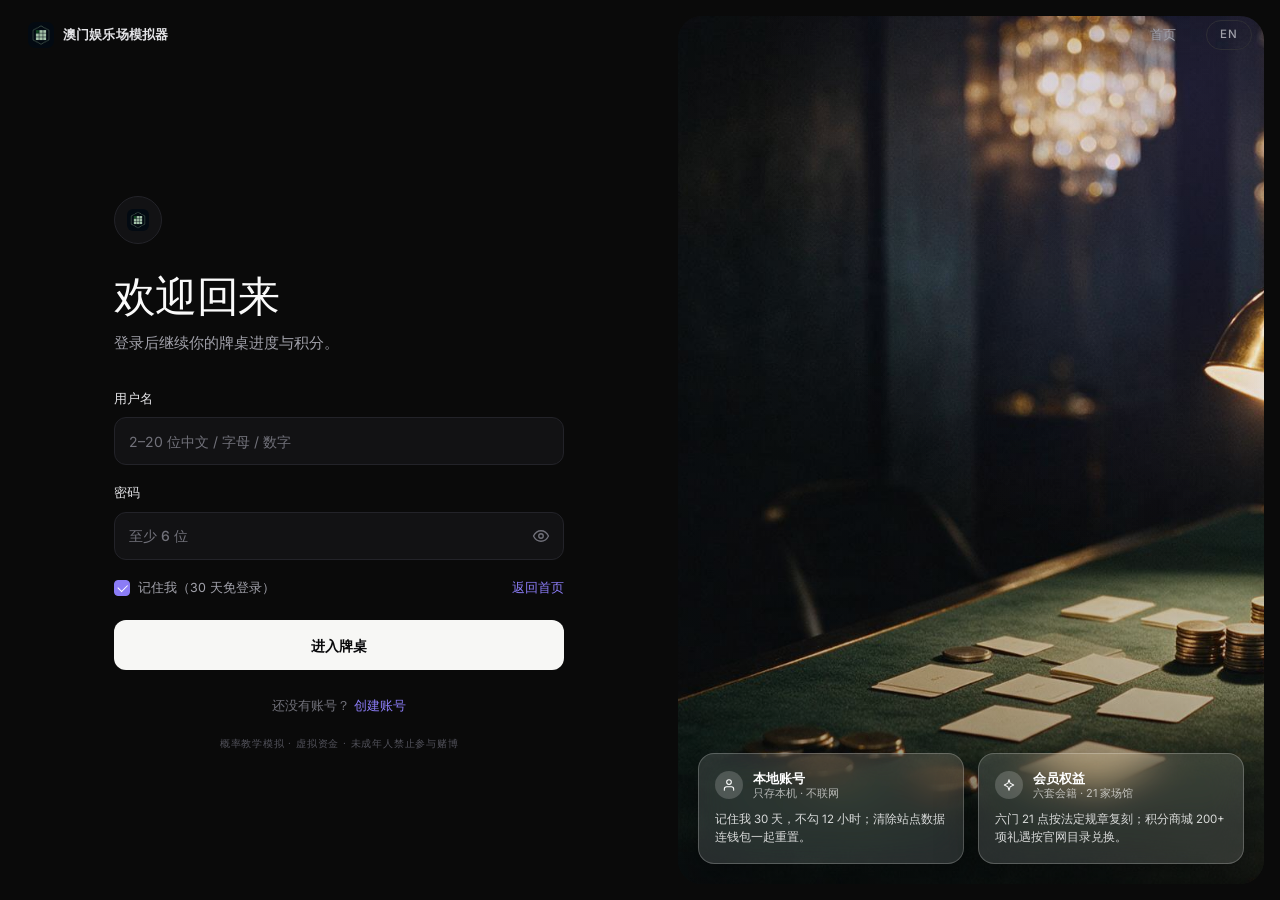
<file: docs/life.html>
<!DOCTYPE html>
<html lang="zh-CN" data-auth="required">
<head>
<meta charset="utf-8">
<meta name="viewport" content="width=device-width, initial-scale=1">
<title>模拟人生 · 澳门娱乐场模拟器</title>
<meta name="description" content="澳门娱乐场模拟器的模拟人生模式：选择身世开局，用工作、投资、社交与真实赌桌改变人生轨迹。赌桌规则、赔率与厅房准入完全沿用游戏本体。">
<link rel="preconnect" href="https://fonts.googleapis.com">
<link rel="preconnect" href="https://fonts.gstatic.com" crossorigin>
<link href="https://fonts.googleapis.com/css2?family=Cormorant+Garamond:ital,wght@0,300;0,400;0,500;0,600;1,300;1,400&family=Inter:wght@300;400;500;600;700&family=Noto+Serif+SC:wght@400;600&display=swap" rel="stylesheet">
<link rel="icon" href="assets/favicon.ico" sizes="any">
<link rel="apple-touch-icon" href="assets/apple-touch-icon.png">
<link rel="stylesheet" href="assets/life.css?v=20261121b">
<script src="assets/auth.js?v=20261121e"></script>
</head>
<body class="lifepage">
<div class="life-bg" aria-hidden="true"></div>

<header class="nav-wrap">
  <nav class="nav">
    <a class="brand" href="index.html">
      <img class="logo-mark" src="assets/logo.png" alt="澳门娱乐场模拟器" width="32" height="32">
      <span><b>澳门娱乐场模拟器</b><small>Macau Casino Simulator</small></span>
    </a>
    <div class="nav-links">
      <a href="index.html">首页</a>
      <a href="life.html" class="on auth-life">人生模式</a>
      <a href="blackjack.html">21 点</a>
      <a href="baccarat.html">百家乐</a>
      <a href="slots.html">老虎机</a>
      <a href="blackjack-mall.html">积分商城</a>
      <a href="member.html">会员中心</a>
    </div>
    <a class="btn btn-dark" href="blackjack.html">进入牌桌</a>
  </nav>
</header>

<main class="life-main">
  <!-- ================= 身世选择 ================= -->
  <section id="choose" hidden>
    <div class="choose-head">
      <div class="life-kick">Life Simulation · 第二人生</div>
      <h1>这一世，<em>从哪张牌开始？</em></h1>
      <p>
        八种身世，八套起点。现金、收入、债务、健康、声望与赌瘾各不相同。
        每个月有 3 个行动点：工作、投资、进修、社交、休养、还债，或者走进真正的赌桌。
        赌桌规则、赔率、限红与厅房准入全部沿用游戏本体，人生模式只决定你带多少钱进去、输赢之后怎么活。
      </p>
    </div>
    <div class="orig-grid" id="origGrid"></div>
    <div class="choose-foot">
      <span class="choose-note" id="chooseNote">选择一张身世卡，开始你的人生</span>
      <button class="btn btn-dark choose-go" id="chooseGo" disabled>以此身世开局</button>
    </div>
  </section>

  <!-- ================= 人生面板 ================= -->
  <section id="lifeApp" hidden>
    <div class="life-head">
      <div class="life-kick">Life Simulation · 当前人生</div>
      <h1 id="lifeTitle">—</h1>
      <p id="lifeIntro">—</p>
      <div class="life-meta" id="lifeMeta"></div>
    </div>

    <div class="ltabs" id="ltabs" role="tablist">
      <button data-tab="overview" class="on" role="tab">总览</button>
      <button data-tab="actions" role="tab">行动</button>
      <button data-tab="casino" role="tab">赌场</button>
      <button data-tab="assets" role="tab">资产</button>
      <button data-tab="dex" role="tab">图鉴</button>
    </div>

    <!-- 总览 -->
    <div class="lpane on" id="pane-overview">
      <div class="ov-grid">
        <div>
          <div class="fin-cards" id="finCards"></div>
          <div class="ov-foot">
            <div class="apbar">
              <b id="apNum">3</b>
              <span>本月行动点</span>
              <div class="dots" id="apDots"></div>
            </div>
          </div>
          <div class="goalbox" id="goalBox" style="margin-top:12px"></div>
        </div>
        <div class="attrs" id="attrBox"></div>
      </div>
      <div class="logbox">
        <h3>人生记录 <small>LIFE LOG</small></h3>
        <ul class="loglist" id="logList"></ul>
      </div>
    </div>

    <!-- 行动 -->
    <div class="lpane" id="pane-actions">
      <div class="act-note">
        本月剩余行动点 <b id="actAp">3</b> · 每个行动消耗 1 点 · 用完后结束本月进入结算
      </div>
      <div class="act-grid">
        <div class="act">
          <h4>打工 / 经营 <span>WORK</span></h4>
          <p>用一个月里剩下的时间加班或接活，拿到固定收入之外的一笔现金；消耗健康与心情。</p>
          <button class="btn btn-act" data-act="work">去做</button>
        </div>
        <div class="act">
          <h4>投资 <span>INVEST</span></h4>
          <p>投入一笔现金。保守档胜率更高，激进档波动更大；投资能力随经验提升。</p>
          <div class="row">
            <input id="invAmount" type="number" min="10000" step="10000" placeholder="金额 MOP">
            <select id="invRisk">
              <option value="low">保守</option>
              <option value="high">激进</option>
            </select>
          </div>
          <button class="btn btn-act" data-act="invest">投入</button>
        </div>
        <div class="act">
          <h4>进修 <span>STUDY</span></h4>
          <p>花钱上课，随机提升经营、投资或社交能力，让后续收益更高。</p>
          <button class="btn btn-act" data-act="learn">进修</button>
        </div>
        <div class="act">
          <h4>社交 <span>SOCIAL</span></h4>
          <p>请客、赴局、混圈子。提升人脉与声望，某些身世有额外加成。</p>
          <button class="btn btn-act" data-act="social">去社交</button>
        </div>
        <div class="act">
          <h4>休养 <span>REST</span></h4>
          <p>停一段时间不进赌场。恢复健康与心情，并降低赌瘾。</p>
          <button class="btn btn-act" data-act="rest">休息一个月</button>
        </div>
        <div class="act">
          <h4>还债 <span>REPAY</span></h4>
          <p>用现金偿还债务，减少每月利息。还清后心情与声望都会回升。</p>
          <div class="row"><input id="repayAmount" type="number" min="1" step="10000" placeholder="还款金额 MOP"></div>
          <button class="btn btn-act" data-act="repay">还款</button>
        </div>
        <div class="act">
          <h4>购置资产 <span>BUY</span></h4>
          <p>公寓、商铺、跑车或创业股份。首付 30% 即可按揭，租金与分红按月计入。</p>
          <button class="btn btn-act" data-goto="assets">去资产页</button>
        </div>
        <div class="act">
          <h4>去赌场 <span>CASINO</span></h4>
          <p>带上全部随身现金进入真实盘面。每一局净输赢都会实时写回人生现金。</p>
          <button class="btn btn-act" data-goto="casino">选择赌桌</button>
        </div>
        <div class="act">
          <h4>结束本月 <span>END MONTH</span></h4>
          <p>结算工资、开销、利息与健康，推进到下一个月。每月最多做 3 件事。</p>
          <button class="btn btn-dark" id="endMonthBtn">结束本月</button>
        </div>
      </div>
    </div>

    <!-- 赌场 -->
    <div class="lpane" id="pane-casino">
      <div class="casino-note">
        <b>资金完全联动，规则完全不变。</b>
        进入赌桌时，你随身携带的人生现金就是台面本金；每局结算的净输赢实时写回现金，输光后只能借款补码（高利贷会进负债）。
        台规、赔率、限红、牌靴、厅房准入没有任何改动——贵宾厅仍然需要游戏内会员卡级达标。
      </div>
      <div class="cas-grid" id="casGrid"></div>
      <div class="sessionbox" id="sessionBox" hidden></div>
    </div>

    <!-- 资产 -->
    <div class="lpane" id="pane-assets">
      <div class="asset-grid">
        <div class="panel">
          <h3>资产与负债 <small>BALANCE SHEET</small></h3>
          <div class="rows" id="assetRows"></div>
          <h3 style="margin-top:16px">负债 <small>DEBTS</small></h3>
          <div class="rows" id="debtRows"></div>
          <div class="repayrow">
            <input id="assetRepay" type="number" min="1" step="10000" placeholder="还款金额 MOP">
            <button class="btn btn-ghost btn-sm" id="assetRepayBtn">还款</button>
          </div>
        </div>
        <div class="panel">
          <h3>可购置 <small>ACQUIRE</small></h3>
          <div id="buyList"></div>
        </div>
      </div>
    </div>

    <!-- 图鉴 -->
    <div class="lpane" id="pane-dex">
      <div class="end-grid" id="endGrid"></div>
      <div class="dexfoot">
        <div class="note">结局达成后自动记入图鉴，跨周目保留。重开人生会清空当前存档，但不会清空图鉴。</div>
        <button class="btn btn-ghost" id="quitBtn">主动收手 · 结束这一世</button>
        <button class="btn btn-dark" id="restartBtn">重开人生</button>
      </div>
    </div>
  </section>
</main>

<div class="lifemodal" id="modal" hidden><div class="box" id="modalBox"></div></div>
<div class="lifetoast" id="toast"></div>

<script src="assets/life-core.js?v=20261121e"></script>
<script src="assets/life.js?v=20261121e"></script>
</body>
</html>
</file>
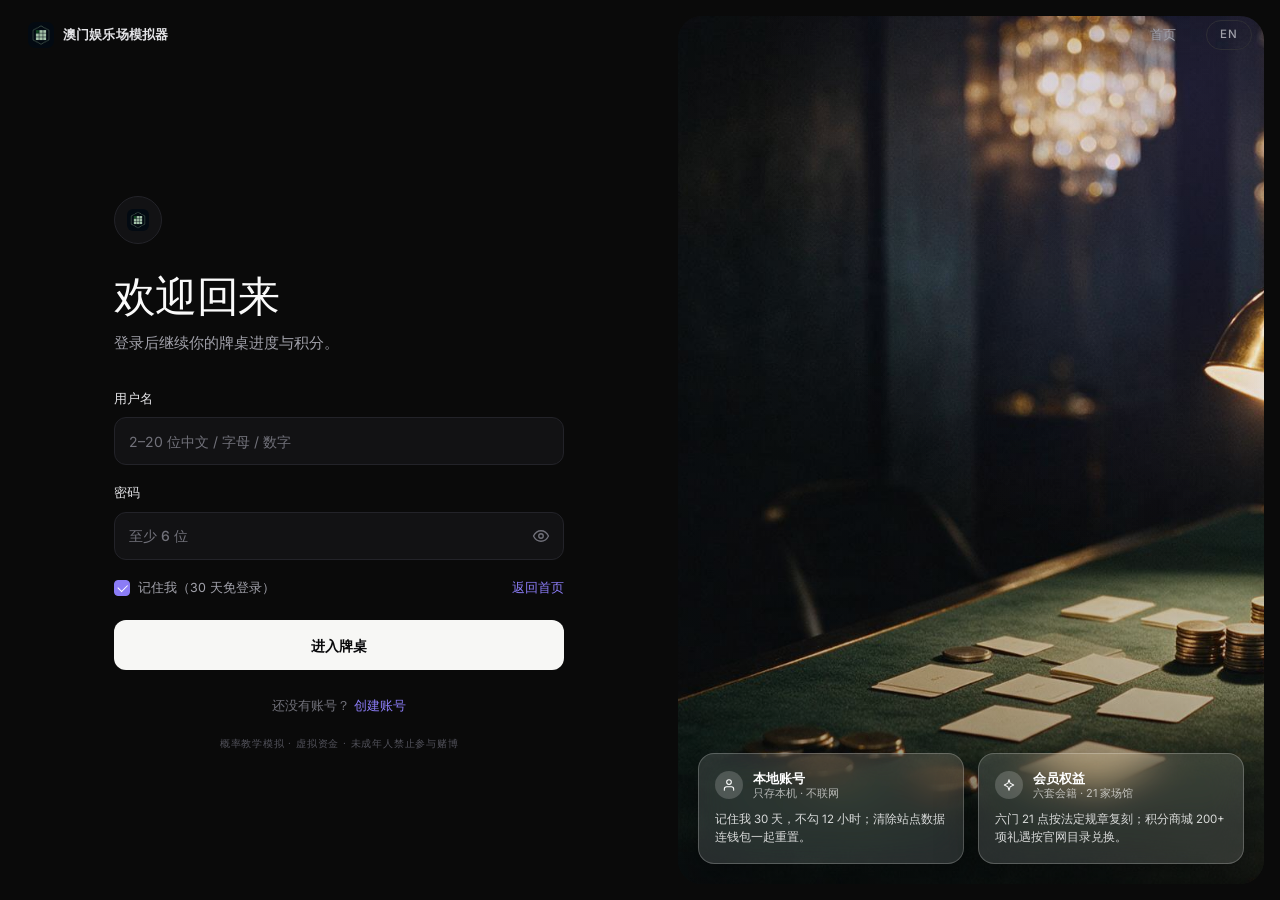
<file: docs/login.html>
<!DOCTYPE html>
<html lang="zh-CN">
<head>
<meta charset="utf-8">
<meta name="viewport" content="width=device-width, initial-scale=1">
<title>登录 · 澳门娱乐场模拟器</title>
<meta name="description" content="登录澳门娱乐场模拟器：本地账号进入六门 21 点台面与积分商城，账号与进度只保存在本机浏览器，不连接任何真实账户。">
<link rel="preconnect" href="https://fonts.googleapis.com">
<link rel="preconnect" href="https://fonts.gstatic.com" crossorigin>
<link href="https://fonts.googleapis.com/css2?family=Inter:wght@300;400;500;600;700&display=swap" rel="stylesheet">
<link rel="icon" href="assets/favicon.ico" sizes="any">
<link rel="apple-touch-icon" href="assets/apple-touch-icon.png">
<style>
:root{
  --bg:#0A0A0A; --panel:#121214; --line:#232329; --line-2:#2E2E35;
  --txt:#F4F4F5; --txt-2:#A1A1AA; --txt-3:#71717A; --txt-4:#52525B;
  --vio:#8B7CF6; --vio-lt:#A79BFF;
  --sans:"Inter",-apple-system,"PingFang SC","Microsoft YaHei",sans-serif;
}
*{box-sizing:border-box;margin:0;padding:0}
body.loginpage{background:var(--bg);color:var(--txt);font-family:var(--sans);font-size:16px;line-height:1.65;
  -webkit-font-smoothing:antialiased;overflow-x:hidden}
body.loginpage [hidden]{display:none!important}
body.loginpage ::selection{background:rgba(139,124,246,.35)}
body.loginpage a:focus-visible,body.loginpage button:focus-visible{outline:2px solid rgba(139,124,246,.6);outline-offset:2px}

/* 顶栏：极简，只留品牌与首页 / 语言 */
.lg-top{position:absolute;top:0;left:0;right:0;z-index:5;display:flex;justify-content:space-between;align-items:center;padding:20px 28px}
.lg-brand{display:flex;align-items:center;gap:9px;text-decoration:none}
.lg-brand img{width:26px;height:26px;border-radius:7px;display:block;object-fit:cover;background:#030a12}
.lg-brand b{font-size:13px;font-weight:600;color:#E4E4E7;letter-spacing:.01em}
.lg-top .nav-links{display:flex;align-items:center;gap:16px}
.lg-top .nav-links a{color:var(--txt-2);text-decoration:none;font-size:12.5px;transition:color .2s}
.lg-top .nav-links a:hover{color:#fff}
body.loginpage .lang-switch{border-color:var(--line-2);color:var(--txt-2)}
body.loginpage .lang-switch:hover{border-color:var(--vio);color:#C4B5FD;background:rgba(139,124,246,.1)}

/* 左表单 / 右圆角大图 */
.lg-split{display:grid;grid-template-columns:minmax(0,1.06fr) minmax(0,.94fr);min-height:100vh}
.lg-formwrap{display:flex;align-items:center;justify-content:center;padding:96px 40px 48px}
.lg-form{width:min(450px,100%)}
.lg-badge{width:48px;height:48px;border-radius:50%;border:1px solid var(--line);background:var(--panel);
  display:grid;place-items:center;margin-bottom:28px}
.lg-badge img{width:22px;height:22px;border-radius:6px;display:block;object-fit:cover}
.lg-form h1{font-size:clamp(32px,3.4vw,42px);font-weight:500;letter-spacing:-.02em;line-height:1.15;color:#FAFAFA}
.lg-sub{font-size:14.5px;color:var(--txt-2);margin:10px 0 34px}

.lg-field{display:block;margin-bottom:18px}
.lg-field > span{display:block;font-size:12.5px;font-weight:500;color:#E4E4E7;margin-bottom:8px}
.lg-field input{width:100%;height:48px;padding:0 14px;border-radius:12px;border:1px solid var(--line);
  background:var(--panel);color:var(--txt);font:inherit;font-size:14px;outline:none;color-scheme:dark;
  transition:border-color .2s,box-shadow .2s}
.lg-field input::placeholder{color:var(--txt-3)}
.lg-field input:focus{border-color:var(--vio);box-shadow:0 0 0 3px rgba(139,124,246,.16)}
.lg-passwrap{position:relative}
.lg-passwrap input{padding-right:46px}
.lg-eye{position:absolute;right:6px;top:50%;transform:translateY(-50%);width:34px;height:34px;border:0;border-radius:9px;
  background:transparent;color:var(--txt-3);cursor:pointer;display:grid;place-items:center;transition:color .18s}
.lg-eye:hover{color:#D4D4D8}

.lg-row{display:flex;justify-content:space-between;align-items:center;gap:12px;margin:4px 0 22px}
.lg-check{position:relative;display:inline-flex;align-items:center;gap:8px;cursor:pointer;font-size:12.5px;color:var(--txt-2)}
.lg-check input{position:absolute;opacity:0;pointer-events:none}
.lg-check i{width:16px;height:16px;border-radius:4px;border:1px solid #3A3A41;background:var(--panel);
  display:grid;place-items:center;transition:.18s;flex:none}
.lg-check i:after{content:"";width:8px;height:4.5px;border-left:1.6px solid #fff;border-bottom:1.6px solid #fff;
  transform:rotate(-45deg) scale(0);transition:.15s;margin-top:-2px}
.lg-check input:checked + i{background:var(--vio);border-color:var(--vio)}
.lg-check input:checked + i:after{transform:rotate(-45deg) scale(1)}
.lg-check input:focus-visible + i{box-shadow:0 0 0 3px rgba(139,124,246,.25)}
.lg-link{color:var(--vio);text-decoration:none;font-size:12.5px;font-weight:500;transition:color .18s}
.lg-link:hover{color:var(--vio-lt)}
button.lg-link{background:none;border:0;font-family:inherit;cursor:pointer}

.lg-err{margin:0 0 16px;padding:10px 12px;border-radius:10px;border:1px solid rgba(248,113,113,.35);
  background:rgba(248,113,113,.08);color:#FCA5A5;font-size:12px;line-height:1.6}
.lg-err.shake{animation:lgshake .4s}
@keyframes lgshake{0%,100%{transform:translateX(0)}25%{transform:translateX(-5px)}55%{transform:translateX(4px)}80%{transform:translateX(-2px)}}

.lg-submit{width:100%;height:50px;border-radius:12px;border:0;cursor:pointer;font:inherit;font-size:14px;font-weight:600;
  letter-spacing:.01em;color:#09090B;background:#F7F7F5;transition:.2s}
.lg-submit:hover:not(:disabled){background:#fff;transform:translateY(-1px);box-shadow:0 10px 30px rgba(255,255,255,.08)}
.lg-submit:disabled{opacity:.6;cursor:wait;transform:none}

.lg-switch{margin-top:26px;text-align:center;font-size:12.5px;color:var(--txt-3)}
.lg-switch .lg-link{margin-left:4px}
.lg-disc{margin-top:18px;text-align:center;font-size:10px;color:var(--txt-4);letter-spacing:.08em}

/* 右侧圆角图 + 底部磨砂卡 */
.lg-art{position:relative;margin:16px 16px 16px 0;border-radius:24px;overflow:hidden;background:#111}
.lg-photo{position:absolute;inset:0;background:url("assets/img/login-hero.jpg") center/cover no-repeat}
.lg-artveil{position:absolute;inset:0;background:
  radial-gradient(120% 90% at 88% 8%,rgba(139,124,246,.16),transparent 62%),
  linear-gradient(180deg,rgba(10,10,10,.12) 0%,rgba(10,10,10,0) 34%,rgba(10,10,10,.42) 100%)}
.lg-cards{position:absolute;left:20px;right:20px;bottom:20px;display:grid;grid-template-columns:1fr 1fr;gap:14px}
.lg-glass{padding:16px;border-radius:16px;background:rgba(255,255,255,.13);border:1px solid rgba(255,255,255,.22);
  backdrop-filter:blur(18px) saturate(140%);-webkit-backdrop-filter:blur(18px) saturate(140%);
  box-shadow:0 18px 40px rgba(0,0,0,.35)}
.lg-glass header{display:flex;align-items:center;gap:10px}
.lg-glass header i{width:28px;height:28px;border-radius:50%;background:rgba(255,255,255,.18);display:grid;place-items:center;
  color:#fff;flex:none;font-style:normal}
.lg-glass header b{display:block;font-size:13px;font-weight:600;color:#fff;line-height:1.3}
.lg-glass header small{display:block;font-size:11px;color:rgba(255,255,255,.65);line-height:1.3}
.lg-glass p{margin-top:9px;font-size:11.5px;color:rgba(255,255,255,.82);line-height:1.62}

@media(max-width:960px){
  .lg-split{grid-template-columns:1fr}
  .lg-formwrap{padding:96px 24px 40px}
  .lg-art{margin:0 16px 16px;min-height:340px}
}
@media(max-width:560px){
  .lg-top{padding:16px 18px}
  .lg-brand b{font-size:12px}
  .lg-formwrap{padding:84px 18px 32px}
  .lg-art{min-height:220px}
  .lg-photo{background-position:68% center}
  .lg-cards{display:none}
}
@media(prefers-reduced-motion:reduce){
  .lg-err.shake{animation:none}
}
</style>
<script src="assets/auth.js?v=20261121e"></script>
</head>
<body class="loginpage">

<header class="lg-top">
  <a class="lg-brand" href="index.html">
    <img src="assets/logo.png" alt="澳门娱乐场模拟器" width="26" height="26">
    <b>澳门娱乐场模拟器</b>
  </a>
  <div class="nav-links">
    <a href="index.html">首页</a>
  </div>
</header>

<main class="lg-split">
  <div class="lg-formwrap">
    <div class="lg-form">
      <div class="lg-badge"><img src="assets/logo.png" alt=""></div>
      <h1 id="authTitle">欢迎回来</h1>
      <p class="lg-sub" id="authSub">登录后继续你的牌桌进度与积分。</p>

      <form id="authForm" novalidate>
        <label class="lg-field">
          <span>用户名</span>
          <input id="fUser" type="text" autocomplete="username" maxlength="20" placeholder="2–20 位中文 / 字母 / 数字">
        </label>
        <label class="lg-field">
          <span>密码</span>
          <span class="lg-passwrap">
            <input id="fPass" type="password" autocomplete="current-password" placeholder="至少 6 位">
            <button class="lg-eye" id="eyePass" type="button" aria-label="显示密码">
              <svg id="eyeOn" width="18" height="18" viewBox="0 0 24 24" fill="none" stroke="currentColor" stroke-width="1.8" stroke-linecap="round" stroke-linejoin="round"><path d="M2 12s3.5-7 10-7 10 7 10 7-3.5 7-10 7-10-7-10-7z"/><circle cx="12" cy="12" r="3"/></svg>
              <svg id="eyeOff" hidden width="18" height="18" viewBox="0 0 24 24" fill="none" stroke="currentColor" stroke-width="1.8" stroke-linecap="round" stroke-linejoin="round"><path d="M17.94 17.94A10.07 10.07 0 0 1 12 20c-7 0-11-8-11-8a18.45 18.45 0 0 1 5.06-5.94M9.9 4.24A9.12 9.12 0 0 1 12 4c7 0 11 8 11 8a18.5 18.5 0 0 1-2.16 3.19m-6.72-1.07a3 3 0 1 1-4.24-4.24"/><line x1="1" y1="1" x2="23" y2="23"/></svg>
            </button>
          </span>
        </label>
        <label class="lg-field" id="rowConfirm" hidden>
          <span>确认密码</span>
          <input id="fPass2" type="password" autocomplete="new-password" placeholder="再输入一次">
        </label>
        <div class="lg-row" id="rowRemember">
          <label class="lg-check"><input id="fRemember" type="checkbox" checked><i></i><span>记住我（30 天免登录）</span></label>
          <a class="lg-link" href="index.html">返回首页</a>
        </div>
        <p class="lg-err" id="authErr" hidden></p>
        <button class="lg-submit" id="authGo" type="submit">进入牌桌</button>
      </form>

      <p class="lg-switch"><span id="switchHint">还没有账号？</span><button class="lg-link" id="switchMode" type="button">创建账号</button></p>
      <p class="lg-disc">概率教学模拟 · 虚拟资金 · 未成年人禁止参与赌博</p>
    </div>
  </div>

  <div class="lg-art">
    <div class="lg-photo" role="img" aria-label="私人会所里的绿绒长桌与黄铜台灯"></div>
    <div class="lg-artveil"></div>
    <div class="lg-cards">
      <div class="lg-glass">
        <header>
          <i><svg width="14" height="14" viewBox="0 0 24 24" fill="none" stroke="currentColor" stroke-width="1.8" stroke-linecap="round" stroke-linejoin="round"><path d="M20 21v-2a4 4 0 0 0-4-4H8a4 4 0 0 0-4 4v2"/><circle cx="12" cy="7" r="4"/></svg></i>
          <div><b>本地账号</b><small>只存本机 · 不联网</small></div>
        </header>
        <p>记住我 30 天，不勾 12 小时；清除站点数据连钱包一起重置。</p>
      </div>
      <div class="lg-glass">
        <header>
          <i><svg width="14" height="14" viewBox="0 0 24 24" fill="none" stroke="currentColor" stroke-width="1.8" stroke-linecap="round" stroke-linejoin="round"><path d="M12 3l1.9 5.8L20 12l-6.1 3.2L12 21l-1.9-5.8L4 12l6.1-3.2z"/></svg></i>
          <div><b>会员权益</b><small>六套会籍 · 21 家场馆</small></div>
        </header>
        <p>六门 21 点按法定规章复刻；积分商城 200+ 项礼遇按官网目录兑换。</p>
      </div>
    </div>
  </div>
</main>

<script src="assets/i18n.js"></script>
<script>
/* 登录页词条（在 i18n 启动前注册） */
if (window.I18N) I18N.extend({
  dict: {
    '登录 · 澳门娱乐场模拟器': 'Sign in · Macau Casino Simulator',
    '欢迎回来': 'Welcome back',
    '登录后继续你的牌桌进度与积分。': 'Sign in to pick up your table progress and points.',
    '开个账号': 'Create your account',
    '账号只写在这台设备的浏览器里，不上传。': 'The account is written only into this browser on this device — nothing is uploaded.',
    '用户名': 'Username', '密码': 'Password', '确认密码': 'Confirm password',
    '2–20 位中文 / 字母 / 数字': '2–20 chars: Chinese, letters, digits',
    '至少 6 位': 'At least 6 characters', '再输入一次': 'Repeat the password',
    '显示密码': 'Show password', '隐藏密码': 'Hide password',
    '记住我（30 天免登录）': 'Keep me signed in (30 days)',
    '返回首页': 'Back to home',
    '进入牌桌': 'Sign in', '创建账号并进入': 'Create account',
    '正在验证…': 'Verifying…', '正在创建账号…': 'Creating account…',
    '还没有账号？': 'New here?', '已有账号？': 'Already have an account?',
    '创建账号': 'Create account', '登录': 'Sign in',
    '本地账号': 'Local account', '只存本机 · 不联网': 'This device only · offline',
    '记住我 30 天，不勾 12 小时；清除站点数据连钱包一起重置。':
      '30 days with "keep me", 12 hours without; clearing site data resets the wallet too.',
    '会员权益': 'Member benefits', '六套会籍 · 21 家场馆': 'Six programmes · 21 casinos',
    '六门 21 点按法定规章复刻；积分商城 200+ 项礼遇按官网目录兑换。':
      'Six-seat blackjack rebuilt from the Macau statute; 200+ rewards redeemed from the official catalogues.',
    '概率教学模拟 · 虚拟资金 · 未成年人禁止参与赌博': 'Educational simulation · virtual funds · no under-18s',
    '两次输入的密码不一致': 'Passwords do not match',
    '用户名需 2–20 位，可用中文、字母、数字、下划线': 'Username must be 2–20 characters (Chinese, letters, digits, underscore)',
    '密码至少 6 位': 'Password must be at least 6 characters',
    '该用户名已被注册': 'That username is already taken',
    '账号不存在，请先注册': 'No such account — please create one first',
    '密码不正确': 'Incorrect password',
    '浏览器存储不可用，无法注册': 'Browser storage unavailable — cannot register',
    '浏览器存储不可用，无法登录': 'Browser storage unavailable — cannot sign in',
    '操作失败，请重试': 'Something went wrong — please retry'
  }
});

(function () {
  /* 已登录则直接去目标页 */
  if (window.BJAuth && BJAuth.session()) { location.replace(BJAuth.safeNext()); return; }

  var $ = function (id) { return document.getElementById(id); };
  var form = $('authForm'), fUser = $('fUser'), fPass = $('fPass'), fPass2 = $('fPass2'),
      rowConfirm = $('rowConfirm'), rowRemember = $('rowRemember'), fRemember = $('fRemember'),
      err = $('authErr'), btn = $('authGo'), title = $('authTitle'), sub = $('authSub'),
      switchHint = $('switchHint'), switchMode = $('switchMode'),
      eye = $('eyePass'), eyeOn = $('eyeOn'), eyeOff = $('eyeOff');
  var mode = 'in';

  function showErr(msg) {
    err.textContent = msg;
    err.hidden = false;
    err.classList.remove('shake');
    void err.offsetWidth;
    err.classList.add('shake');
  }
  function setMode(m) {
    mode = m;
    rowConfirm.hidden = m !== 'up';
    rowRemember.hidden = m !== 'in';
    fPass.autocomplete = m === 'up' ? 'new-password' : 'current-password';
    title.textContent = m === 'up' ? '开个账号' : '欢迎回来';
    sub.textContent = m === 'up' ? '账号只写在这台设备的浏览器里，不上传。' : '登录后继续你的牌桌进度与积分。';
    btn.textContent = m === 'up' ? '创建账号并进入' : '进入牌桌';
    switchHint.textContent = m === 'up' ? '已有账号？' : '还没有账号？';
    switchMode.textContent = m === 'up' ? '登录' : '创建账号';
    err.hidden = true;
  }
  switchMode.addEventListener('click', function () { setMode(mode === 'in' ? 'up' : 'in'); });

  eye.addEventListener('click', function () {
    var show = fPass.type === 'password';
    fPass.type = show ? 'text' : 'password';
    eyeOn.hidden = show;
    eyeOff.hidden = !show;
    eye.setAttribute('aria-label', show ? '隐藏密码' : '显示密码');
    fPass.focus();
  });

  form.addEventListener('submit', function (e) {
    e.preventDefault();
    err.hidden = true;
    if (mode === 'up' && fPass.value !== fPass2.value) { showErr('两次输入的密码不一致'); return; }
    btn.disabled = true;
    btn.textContent = mode === 'up' ? '正在创建账号…' : '正在验证…';
    var p = mode === 'up'
      ? BJAuth.register(fUser.value, fPass.value)
      : BJAuth.login(fUser.value, fPass.value, fRemember.checked);
    p.then(function () { location.replace(BJAuth.safeNext()); })
     .catch(function (msg) {
       showErr(typeof msg === 'string' ? msg : '操作失败，请重试');
       btn.disabled = false;
       btn.textContent = mode === 'up' ? '创建账号并进入' : '进入牌桌';
     });
  });
})();
</script>
</body>
</html>
</file>
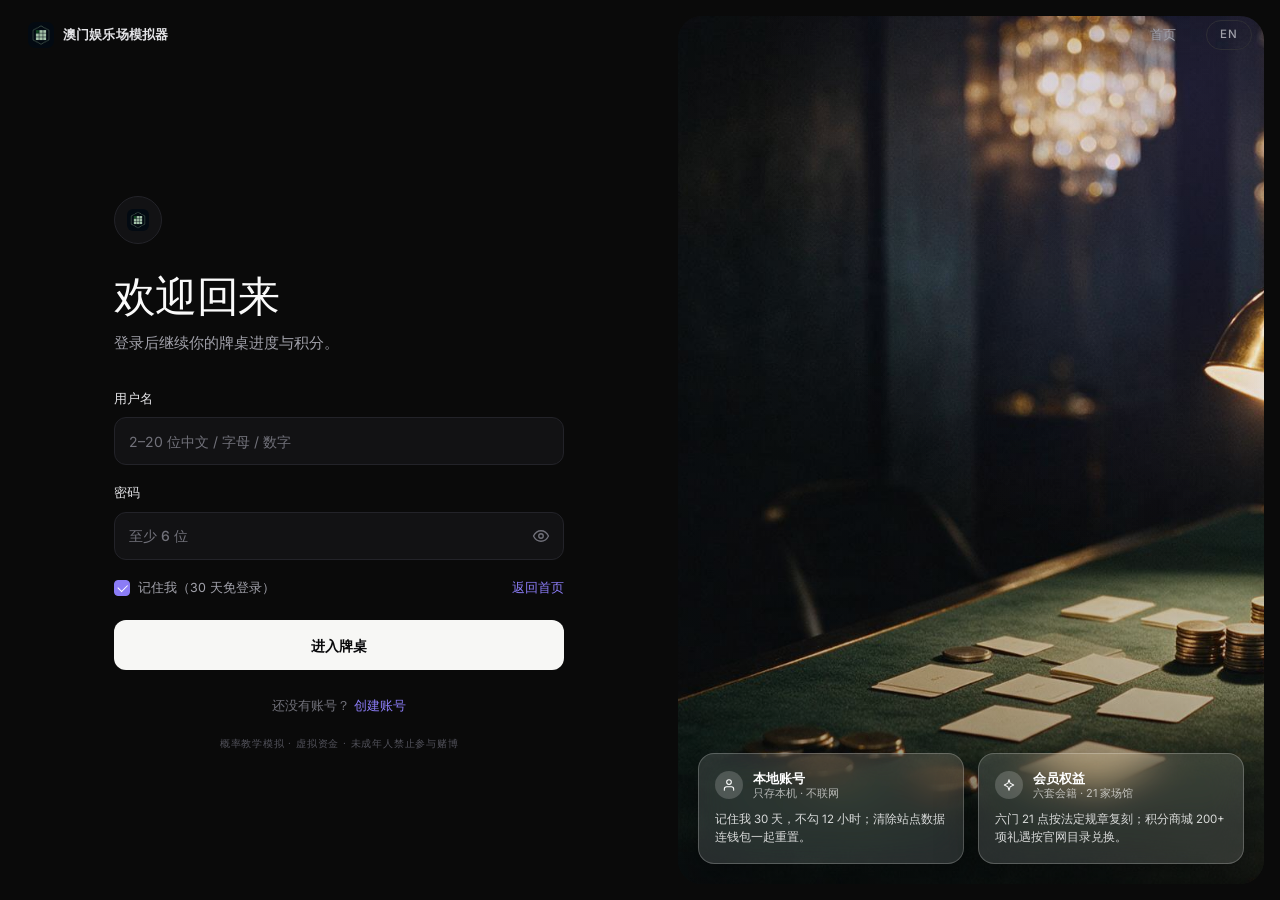
<file: docs/member.html>
<!DOCTYPE html>
<html lang="zh-CN" data-auth="required">
<head>
<meta charset="utf-8">
<meta name="viewport" content="width=device-width, initial-scale=1">
<title>会员中心 · 澳门娱乐场模拟器</title>
<meta name="description" content="澳门娱乐场模拟器会员中心：六套娱乐场会员体系的持卡与礼遇总览、21 点 / 百家乐 / 老虎机分游戏累计数据、礼遇兑换凭证与核销记录。">
<link rel="preconnect" href="https://fonts.googleapis.com">
<link rel="preconnect" href="https://fonts.gstatic.com" crossorigin>
<link href="https://fonts.googleapis.com/css2?family=Cormorant+Garamond:ital,wght@0,300;0,400;0,500;0,600;1,300;1,400&family=Inter:wght@300;400;500;600;700&family=Noto+Serif+SC:wght@400;600&display=swap" rel="stylesheet">
<link rel="icon" href="assets/favicon.ico" sizes="any">
<link rel="apple-touch-icon" href="assets/apple-touch-icon.png">
<link rel="stylesheet" href="assets/member.css?v=20261119d">
<link rel="stylesheet" href="assets/bj-card.css?v=20261119d">
<link rel="stylesheet" href="assets/bj-order.css?v=20261119d">
<script src="assets/auth.js?v=20261121e"></script>
</head>
<body class="mempage">
<div class="mem-bg" aria-hidden="true"></div>

<header class="nav-wrap">
  <nav class="nav">
    <a class="brand" href="index.html">
      <img class="logo-mark" src="assets/logo.png" alt="澳门娱乐场模拟器" width="32" height="32">
      <span><b>澳门娱乐场模拟器</b><small>Macau Casino Simulator</small></span>
    </a>
    <div class="nav-links">
      <a href="index.html">首页</a>
      <a href="blackjack.html">21 点</a>
      <a href="baccarat.html">百家乐</a>
      <a href="slots.html">老虎机</a>
      <a href="blackjack-mall.html">积分商城</a>
      <a href="member.html" class="on">会员中心</a>
      <a href="https://github.com/laoyangnb666/macau-casino-simulator" target="_blank" rel="noopener">仓库</a>
    </div>
    <a class="btn btn-dark" href="https://github.com/laoyangnb666/macau-casino-simulator" target="_blank" rel="noopener">GitHub 仓库</a>
  </nav>
</header>

<main class="mem-main">
  <div class="mem-head">
    <div class="mem-kick">Member Center · 会籍与礼遇总览</div>
    <h1>你的卡、你的局、<em>你的礼遇。</em></h1>
    <p>
      六套娱乐场会员体系各自累计：积分、有效投注、会员卡档位与贵宾卡审批进度都在这里汇总。
      21 点、百家乐、老虎机的每一局结算都会写入终身统计；商城兑换的礼遇出票后凭凭证核销，记录长期保留。
    </p>
    <div class="mem-id">
      <div class="who">
        <b id="memName">—</b>
        <small id="memSince">—</small>
      </div>
      <div class="mem-meta">
        <span>六系总积分 <b id="sumPts">0</b></span>
        <span>持贵宾卡 <b id="sumVip">0</b> 张</span>
        <span>礼遇兑换 <b id="sumOrders">0</b> 笔</span>
        <span>累计有效投注 <b id="sumTurn">0</b> MOP</span>
      </div>
    </div>
  </div>

  <section class="mem-sec">
    <h2>我的卡包 <em>MY CARDS</em><small>卡面与 21 点牌桌同源 · 官方图 / AI 图 / 自绘兜底</small></h2>
    <div class="mem-cards" id="cardsGrid"></div>
  </section>

  <section class="mem-sec">
    <h2>分游戏数据 <em>BY GAME</em><small>终身口径 · 自本版本起累计</small></h2>
    <div class="mem-games" id="gamesGrid"></div>
  </section>

  <section class="mem-sec">
    <h2>礼遇兑换记录 <em>REDEMPTIONS</em><small>凭证可查 · 待核销 / 已核销</small></h2>
    <div class="ordlist" id="ordList"></div>
  </section>

  <div class="mem-foot">
    <b>模拟说明</b> · 所有积分、卡级、礼遇与凭证均为概率教学模拟，不连接任何真实账户，不产生真实权益。
    档位名称取自各集团官方公开资料，未公开门槛按模拟估算；真实赌博长期期望为负，未成年人禁止参与赌博。
  </div>
</main>

<script src="assets/i18n.js"></script>
<script src="assets/bj-casinos.js"></script>
<script src="assets/bj-wallet.js"></script>
<script src="assets/bj-core.js"></script>
<script src="assets/bj-mall.js?v=20261119d"></script>
<script src="assets/bj-stats.js?v=20261119d"></script>
<script src="assets/bj-card.js?v=20261119d"></script>
<script src="assets/bj-order.js?v=20261119d"></script>
<script src="assets/member.js?v=20261119d"></script>
</body>
</html>
</file>
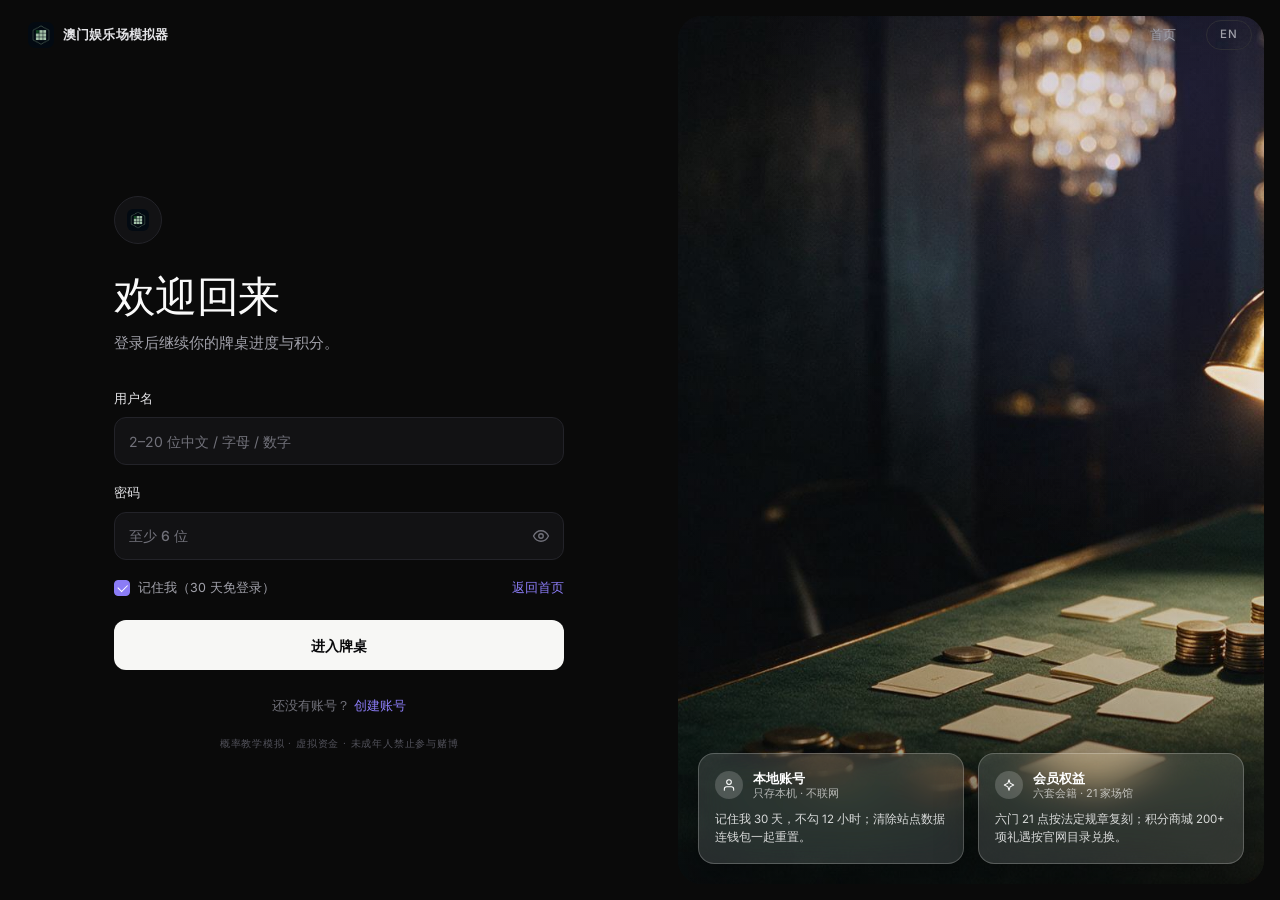
<file: docs/slots.html>
<!DOCTYPE html>
<html lang="zh-CN" data-auth="required">
<head>
<meta charset="utf-8">
<meta name="viewport" content="width=device-width, initial-scale=1">
<title>老虎机厅 · 澳门娱乐场模拟器</title>
<meta name="description" content="按澳门娱乐场机台习惯复刻的老虎机模拟器：5×3 转轮、243 ways 与 20–30 线机台、免费游戏、累积奖池，六家场馆各自的 RTP、注码区间与主力机台。">
<link rel="preconnect" href="https://fonts.googleapis.com">
<link rel="preconnect" href="https://fonts.gstatic.com" crossorigin>
<link href="https://fonts.googleapis.com/css2?family=Cormorant+Garamond:ital,wght@0,300;0,400;0,500;0,600;1,300;1,400&family=Inter:wght@300;400;500;600;700&family=Noto+Serif+SC:wght@400;600&display=swap" rel="stylesheet">
<link rel="icon" href="assets/favicon.ico" sizes="any">
<link rel="apple-touch-icon" href="assets/apple-touch-icon.png">
<link rel="stylesheet" href="assets/slots.css?v=20261119c">
<link rel="stylesheet" href="assets/bj-mall.css?v=20261119c">
<script src="assets/auth.js?v=20261121e"></script>
</head>
<body class="slotpage">
<div class="slot-bg" aria-hidden="true"></div>

<header class="nav-wrap">
  <nav class="nav">
    <a class="brand" href="index.html">
      <img class="logo-mark" src="assets/logo.png" alt="澳门娱乐场模拟器" width="32" height="32">
      <span><b>澳门娱乐场模拟器</b><small>Macau Casino Simulator</small></span>
    </a>
    <div class="nav-links">
      <a href="index.html">首页</a>
      <a href="blackjack.html">21 点</a>
      <a href="baccarat.html">百家乐</a>
      <a href="slots.html" class="on">老虎机</a>
      <a href="blackjack-mall.html">积分商城</a>
      <a href="member.html">会员中心</a>
      <a href="https://github.com/laoyangnb666/macau-casino-simulator" target="_blank" rel="noopener">仓库</a>
    </div>
    <a class="btn btn-dark" href="https://github.com/laoyangnb666/macau-casino-simulator" target="_blank" rel="noopener">GitHub 仓库</a>
  </nav>
</header>

<main class="slot-main">
  <div class="slot-head">
    <div>
      <div class="slot-kick">Slots · 5 × 3 · 澳门机台</div>
      <h1>机台不说话，<em>RTP 会。</em></h1>
      <p>
        澳门的老虎机厅在中场与角子机区：威尼斯人有上千台角子机与电子桌，永利、银河、美高梅各自的主力机台不同。
        这里按场馆复刻了 11 款机台：243 ways 与 20–30 线两种结构，RTP 从 89.8% 到 94.0% 不等，
        注码从 0.05 到 2,000 MOP。3 个彩金触发 10 次免费游戏、全奖 ×2；四层累积奖池按投注同步累积。
      </p>
      <div class="slot-meta">
        <span>结构 <b>243 WAYS / 20–30 LINES</b></span>
        <span>理论 RTP <b>89.8% – 94.0%</b></span>
        <span>免费游戏 <b>10 次 · ×2</b></span>
        <span>累积奖池 <b>4 层</b></span>
      </div>
    </div>
    <div class="slot-tools">
      <button class="btn" id="payBtn" type="button">赔率表</button>
      <button class="btn" id="fsBtn" type="button">全屏</button>
    </div>
  </div>

  <div class="slot-grid">
    <!-- ============ 机柜 ============ -->
    <div class="slot-maincol">
    <div class="cab" id="cab">
      <div class="cab-marquee">
        <div class="cab-title">
          <small>MACHINE</small>
          <b id="marqueeName">金龙献瑞</b>
          <span id="marqueeEn">Dragon's Fortune</span>
          <span class="cab-badge" id="cabBadge">243 WAYS · 92.5%</span>
        </div>
        <div class="jp-row">
          <div class="jp mini"><small>迷你奖池</small><b id="jp-mini">6,000</b></div>
          <div class="jp minor"><small>次要奖池</small><b id="jp-minor">48,000</b></div>
          <div class="jp major"><small>主要奖池</small><b id="jp-major">420,000</b></div>
          <div class="jp grand"><small>超级大奖</small><b id="jp-grand">3,200,000</b></div>
        </div>
      </div>

      <div class="cab-reels">
        <div class="fsban" id="fsBanner">FREE SPINS · 10 次 · 全奖 ×2</div>
        <div class="reels" id="reels"></div>
      </div>

      <div class="cab-layer" id="bigWin"></div>

      <div class="cab-winbar">
        <span id="slotMsg">选择场馆与机台，调整每转注额，然后按「开始」。</span>
        <div class="amt zero" id="winAmount">0</div>
      </div>

      <div class="cab-deck">
        <div class="betctl">
          <button id="betMinus" type="button" aria-label="降低注额">−</button>
          <span class="val" id="betVal">1.00<small>MOP / 转</small></span>
          <button id="betPlus" type="button" aria-label="提高注额">+</button>
        </div>
        <span style="font-size:8px;letter-spacing:.1em;color:rgba(244,237,219,.3)" id="betIdx">5 / 17</span>
        <div class="deck-btns">
          <button class="dbtn" id="autoBtn" type="button">自动</button>
          <button class="dbtn" id="turboBtn" type="button">极速</button>
          <button class="dbtn" id="soundBtn" type="button">音效</button>
          <button class="dbtn spin" id="spinBtn" type="button">开 始</button>
        </div>
      </div>
      <button class="cab-fs-exit" id="fsExitIn" type="button">退出全屏</button>
    </div>

    <section class="slot-card">
      <h4>机台参数 <em>SPEC</em></h4>
      <p class="spec">
        <b id="specName">金龙献瑞</b> · <span id="specVenue">威尼斯人</span><br>
        结构：<span id="specMode">243 ways</span> · 波动：<span id="specVol">中</span><br>
        <span id="specNote">—</span>
      </p>
    </section>

    <section class="slot-card">
      <h4>累积奖池 <em>JACKPOTS</em></h4>
      <div class="jpexp">
        <div><small>迷你</small><b id="jp2-mini">6,000</b></div>
        <div><small>次要</small><b id="jp2-minor">48,000</b></div>
        <div><small>主要</small><b id="jp2-major">420,000</b></div>
        <div><small>超级</small><b id="jp2-grand">3,200,000</b></div>
      </div>
      <p class="spec" style="margin-top:9px">
        每转按注额 2% 累积（四层各 0.5%），与机台基础 RTP 分开计算。
        触发概率极低；<b>「试演」</b>只播放中奖动画，不改变本金。
      </p>
      <div class="ptline" style="border-top:none;padding-top:2px">
        <button id="demoJp" type="button">试演超级大奖</button>
        <span style="font-size:8.5px;color:rgba(244,237,219,.3)">奖池仅存于本机</span>
      </div>
    </section>
    </div>

    <!-- ============ 侧栏 ============ -->
    <aside class="slot-side">
      <section class="slot-card">
        <h4>机台设置 <em>Machine Settings</em></h4>
        <div class="setrow col"><label>娱乐场集团 <i>Casino Group</i></label><select id="grpSel"></select></div>
        <div class="setrow col"><label>娱乐场 <i>Casino</i></label><select id="venueSel"></select></div>
        <div class="mach-list" id="machList"></div>
      </section>

      <section class="slot-card">
        <h4>本金与积分 <em>BANKROLL</em></h4>
        <div class="bal">
          <div class="big"><span id="bankVal">100,000</span><small>MOP</small></div>
          <div class="sub">本场净输赢<b id="sessNet">+0</b></div>
        </div>
        <div class="ptline">
          <span>会员积分 <b id="ptVal">0</b></span>
          <span class="tier" id="tierVal">—</span>
        </div>
        <div class="ptline" style="border-top:none;padding-top:6px;margin-top:4px">
          <button id="addBank" type="button">补充 5 万</button>
          <button id="resetBank" type="button">重置本金</button>
          <span style="font-size:8.5px;color:rgba(244,237,219,.3)">每转有效投注计分</span>
        </div>
      </section>

      <section class="slot-card">
        <h4>本机统计 <em>SESSION</em></h4>
        <div class="sstats">
          <div><small>转数</small><b id="statSpins">0</b></div>
          <div><small>命中率</small><b id="statHit">—</b></div>
          <div><small>总投注</small><b id="statWager">0</b></div>
          <div><small>总派彩</small><b id="statWon">0</b></div>
          <div><small>实测 RTP</small><b id="statRTP">—</b></div>
          <div><small>最大单转</small><b id="statBiggest">0</b></div>
          <div><small>免费游戏</small><b id="statFS">0</b></div>
          <div><small>理论 RTP</small><b id="specRTP">—</b></div>
        </div>
      </section>
    </aside>
  </div>

  <!-- ============ 说明 ============ -->
  <section class="slot-foot">
    <div class="slot-panel">
      <h3>澳门老虎机的真实分布</h3>
      <p>
        澳门赌收九成来自百家乐，老虎机只占很小一块，但机台数量并不少：
        威尼斯人约有 <b>1,137 台</b>角子机与电子桌，永利澳门约 <b>911 台</b>，永利皇宫约 <b>1,500 台</b>。
        中场机台以多线视频机为主，角子机厅（摩卡、角子机区）则保留 0.05–0.20 MOP 的低额机台。
      </p>
      <p>
        同一款机台在不同场馆的 RTP 可以不同：场馆会按楼层、注码区间设置不同的赔付百分比。
        本模拟按场馆给出 ±1.6 个百分点的 RTP 偏移：永利偏高、澳娱偏低，金沙与银河居中；
        每台机在载入时按目标 RTP 自动校准赔付表，所以「理论 RTP」与「实测 RTP」可以直接对照。
      </p>
      <table class="slot-table">
        <thead><tr><th>机台</th><th>结构</th><th>波动</th><th>理论 RTP</th></tr></thead>
        <tbody>
          <tr><td>盛世金莲（永利）</td><td>20 线</td><td>低中</td><td>94.0% 起</td></tr>
          <tr><td>钻石人生（永利）</td><td>243 ways</td><td>高</td><td>93.0% 起</td></tr>
          <tr><td>金龙献瑞（金沙）</td><td>243 ways</td><td>中</td><td>92.5% 起</td></tr>
          <tr><td>金狮传奇（美高梅）</td><td>243 ways</td><td>高</td><td>92.0% 起</td></tr>
          <tr><td>摩卡财富（新濠）</td><td>30 线</td><td>中</td><td>91.8% 起</td></tr>
          <tr><td>葡京金彩（澳娱）</td><td>25 线</td><td>中</td><td>89.8% 起</td></tr>
        </tbody>
      </table>
    </div>
    <div class="slot-panel">
      <h3>RTP、波动与「差一点」</h3>
      <p>
        RTP 是长期回报率：94% 意味着每投注 100 MOP，长期平均拿回 94 MOP，剩下 6 MOP 是机台收益。
        单次结果与 RTP 无关 —— 连输二十转仍然完全正常。波动（volatility）决定派彩分布：
        低波动机台小奖多、大奖少；高波动机台空转多，但五连与大额派彩更重。
      </p>
      <p>
        免费游戏由 3 个以上彩金触发，全部奖分 ×2；免费游戏内再触发可加 5 次。
        累积奖池是独立事件，按注额累积、触发概率极低，不能当作稳定收益。
      </p>
      <p>
        概率教学模拟，虚拟资金，不连接任何真实账户。真实机台长期期望为负，未成年人禁止参与赌博。
      </p>
    </div>
  </section>
</main>

<!-- 赔率表弹层 -->
<div class="paymodal" id="payModal">
  <div class="paybox">
    <button class="pclose" id="payClose" type="button">关闭</button>
    <h3 id="payTitle">金龙献瑞</h3>
    <div class="sub" id="paySub">—</div>
    <div class="paygrid" id="payGrid"></div>
    <p class="paynote" id="payRule"></p>
  </div>
</div>

<script src="assets/i18n.js"></script>
<script src="assets/bj-casinos.js"></script>
<script src="assets/bj-wallet.js"></script>
<script src="assets/bj-stats.js?v=20261119d"></script>
<script src="assets/life-core.js?v=20261121b"></script>
<script src="assets/life-bridge.js?v=20261121b"></script>
<script src="assets/slots.js?v=20261121b"></script>
<script src="assets/lux-select.js?v=20261119c"></script>
</body>
</html>
</file>
<file: docs/assets/baccarat.css>
/* ============================================================
   baccarat.css — 百家乐台面
   暗色奢华外壳 + 绿色/酒红台布 + 珠盘路 / 大路
   ============================================================ */
:root{
  --gold:#C9A227; --gold-lt:#EBD98F; --gold-dp:#8C6B12;
  --cream:#F4EDDB; --ink:#151A17;
  --red:#B4303A; --blue:#2C6FA6; --green:#2F8F5B;
  --felt-1:#175B41; --felt-2:#0C3A28; --felt-3:#072518;
}
*{box-sizing:border-box}
html,body{margin:0;padding:0}
body.bacpage{
  background:#07080A;color:var(--cream);
  font-family:'Inter',-apple-system,'PingFang SC','Microsoft YaHei',sans-serif;
  -webkit-font-smoothing:antialiased;
}
.bac-bg{position:fixed;inset:0;z-index:-2;pointer-events:none;
  background:
    radial-gradient(900px 520px at 70% -8%,rgba(201,162,39,.10),transparent 62%),
    radial-gradient(1000px 600px at 12% 6%,rgba(23,91,65,.16),transparent 60%),
    linear-gradient(180deg,#0A0C0E 0%,#060708 48%,#050506 100%)}
.bac-bg:after{content:"";position:absolute;inset:0;opacity:.35;
  background-image:repeating-linear-gradient(0deg,rgba(255,255,255,.018) 0 1px,transparent 1px 3px)}
body.bacpage a{color:inherit}

/* ---------------- 导航（与 21 点同一组件） ---------------- */
.nav-wrap{position:fixed;top:0;left:0;right:0;z-index:90;display:flex;justify-content:center;padding:16px 22px}
.nav{
  display:flex;align-items:center;gap:30px;width:100%;max-width:1280px;padding:9px 10px 9px 20px;border-radius:999px;
  background:rgba(10,12,13,.80);backdrop-filter:blur(22px) saturate(160%);-webkit-backdrop-filter:blur(22px) saturate(160%);
  border:1px solid rgba(201,162,39,.18);box-shadow:0 18px 48px rgba(0,0,0,.55),inset 0 1px 0 rgba(255,255,255,.05)
}
.brand{display:flex;align-items:center;gap:10px;text-decoration:none;color:var(--cream)}
.logo-mark{width:32px;height:32px;border-radius:9px;flex:none;display:block;object-fit:cover;background:#030a12;box-shadow:0 2px 7px rgba(0,0,0,.4)}
.brand b{font-weight:500;font-size:14.5px;letter-spacing:.02em;color:var(--cream)}
.brand small{display:block;font-size:9.5px;color:rgba(243,238,228,.46);letter-spacing:.14em;text-transform:uppercase;line-height:1.2}
.nav-links{display:flex;gap:24px;flex:1;align-items:center}
.nav-links a{color:rgba(243,238,228,.58);text-decoration:none;font-size:13.5px;transition:color .2s}
.nav-links a:hover,.nav-links a.on{color:var(--gold-lt)}
.nav-links a.on{font-weight:500}
.btn{display:inline-flex;align-items:center;gap:8px;text-decoration:none;border-radius:999px;font-size:13.5px;font-weight:500;
  padding:10px 20px;transition:transform .18s,box-shadow .18s,background .2s;border:0;cursor:pointer;font-family:inherit}
.btn-dark{
  background:linear-gradient(135deg,#FFF6CE 0%,#E3C56A 34%,#C9A227 62%,#9A7415 100%);
  border:1px solid rgba(255,246,206,.45);color:#1A1208;font-weight:600;white-space:nowrap;
  box-shadow:0 8px 22px rgba(201,162,39,.18)
}
.btn-dark:hover{transform:translateY(-1px);box-shadow:0 14px 30px rgba(201,162,39,.3)}
@media(max-width:1000px){.nav-links{display:none}.nav{gap:16px;justify-content:space-between}}
@media(max-width:520px){.brand small{display:none}.brand b{font-size:12.5px}.btn-dark{padding:8px 14px;font-size:12px}}

/* ---------------- 牌桌设置：堆叠双语标签 + 自绘下拉 ---------------- */
.setrow.col{display:block;padding:9px 0;margin:0;border-bottom:1px solid rgba(201,162,39,.08)}
.setrow.col label{display:flex;align-items:baseline;gap:8px;width:auto;margin-bottom:6px;
  font-size:10.5px;letter-spacing:.10em;color:rgba(201,162,39,.78)}
.setrow.col label i{font-style:normal;font-size:8.5px;letter-spacing:.18em;color:rgba(243,238,228,.34);text-transform:uppercase}
.setrow.col .luxsel{flex:none;width:100%}
.setrow.col .luxsel-btn{height:36px;font-size:12px}
.l6line{display:flex;align-items:center;gap:8px;font-size:11px;color:rgba(243,238,228,.62);cursor:pointer}
.l6line input{accent-color:#C9A227;width:14px;height:14px}

/* ---------------- 页头 ---------------- */
.bac-main{max-width:1280px;margin:0 auto;padding:104px 20px 60px}
.bac-head{display:flex;justify-content:space-between;align-items:flex-end;gap:24px;flex-wrap:wrap;margin-bottom:16px}
.bac-kick{display:flex;align-items:center;gap:10px;font-size:10px;letter-spacing:.3em;text-transform:uppercase;color:var(--gold)}
.bac-kick:before{content:"";width:26px;height:1px;background:var(--gold)}
.bac-head h1{font-family:"Noto Serif SC",serif;font-weight:500;font-size:clamp(24px,3.2vw,40px);
  line-height:1.2;letter-spacing:-.01em;margin:10px 0 8px;color:var(--cream)}
.bac-head h1 em{font-style:normal;color:var(--gold-lt)}
.bac-head p{margin:0;max-width:780px;font-size:13px;line-height:1.8;color:rgba(244,237,219,.58);font-weight:300}
.bac-meta{display:flex;gap:8px;flex-wrap:wrap;margin-top:12px}
.bac-meta span{font-size:9.5px;letter-spacing:.1em;padding:5px 11px;border-radius:999px;
  border:1px solid rgba(231,212,154,.18);color:rgba(244,237,219,.62);background:rgba(255,255,255,.02)}
.bac-meta b{color:var(--gold-lt);font-weight:600}
.bac-tools{display:flex;gap:8px;flex-wrap:wrap;align-items:center}
.bac-tools .btn{height:34px;padding:0 14px;border-radius:999px;border:1px solid rgba(231,212,154,.26);
  background:rgba(255,255,255,.03);color:rgba(244,237,219,.8);font:inherit;font-size:11px;letter-spacing:.06em;cursor:pointer}
.bac-tools .btn:hover{border-color:var(--gold);color:var(--gold-lt)}
.bac-tools .btn.gold{background:linear-gradient(135deg,#F3E3A0,#C9A227);border-color:#C9A227;color:#231A05;font-weight:600}

/* ---------------- 布局 ---------------- */
.bac-grid{display:grid;grid-template-columns:minmax(0,1fr) 330px;gap:18px;align-items:start;margin-top:16px}
@media(max-width:1060px){.bac-grid{grid-template-columns:1fr}}
.bac-side{display:flex;flex-direction:column;gap:12px}

/* ---------------- 台面 ---------------- */
.bac-tablewrap{position:relative;border-radius:26px;padding:11px;
  background:linear-gradient(150deg,#26262B,#121216 38%,#07070A 72%,#030304);
  box-shadow:0 36px 74px -32px rgba(4,4,6,.9),inset 0 0 0 1px rgba(235,217,143,.22),
    inset 0 0 0 4px rgba(0,0,0,.55),inset 0 0 50px rgba(0,0,0,.45)}
.bac-tablewrap:before{content:"";position:absolute;inset:5px;border-radius:22px;
  border:1px solid rgba(235,217,143,.2);pointer-events:none}
.bac-felt{position:relative;border-radius:19px;overflow:hidden;padding:14px 14px 16px;min-height:600px;
  display:flex;flex-direction:column;gap:10px;
  background:
    repeating-linear-gradient(45deg,rgba(255,255,255,.02) 0 1px,transparent 1px 4px),
    radial-gradient(125% 92% at 50% -12%,#1E6B4C 0%,var(--felt-1) 26%,var(--felt-2) 58%,#08281B 82%,var(--felt-3) 100%);
  box-shadow:inset 0 0 0 1.5px rgba(235,217,143,.5),inset 0 0 110px rgba(0,0,0,.66)}
.bac-felt.vip{background:
  repeating-linear-gradient(45deg,rgba(255,255,255,.016) 0 1px,transparent 1px 4px),
  radial-gradient(125% 92% at 50% -12%,#7E2433 0%,#5E1622 28%,#430E19 58%,#2B0710 82%,#190309 100%)}
.bac-felt:before{content:"";position:absolute;inset:8px;border:1px solid rgba(235,217,143,.28);border-radius:13px;pointer-events:none}
.bac-felt.vip:after{content:"";position:absolute;left:50%;top:-14%;transform:translateX(-50%);width:660px;height:660px;
  border-radius:50%;pointer-events:none;
  background:repeating-conic-gradient(from -90deg at 50% 0%,rgba(235,217,143,.075) 0 2.4deg,transparent 2.4deg 11deg);
  -webkit-mask-image:radial-gradient(circle at 50% 0%,#000 0 54%,transparent 76%);
  mask-image:radial-gradient(circle at 50% 0%,#000 0 54%,transparent 76%)}
.bac-top{position:relative;z-index:3;display:flex;justify-content:space-between;align-items:flex-start;gap:12px}
.bac-devices{display:flex;gap:10px}
.bac-shoe{width:58px}
.bac-shoe .bx{height:48px;border-radius:5px;border:1px solid rgba(201,162,39,.35);position:relative;overflow:hidden;
  background:linear-gradient(180deg,#2E3438,#12171A);box-shadow:0 4px 10px rgba(0,0,0,.5)}
.bac-shoe .stack{position:absolute;left:5px;right:5px;bottom:0;border-radius:2px 2px 0 0;
  background:linear-gradient(180deg,#9B2020,#5C0E0E);transition:height .3s}
.bac-shoe .lb{font-size:7px;letter-spacing:1.4px;color:rgba(235,217,143,.62);text-align:center;margin-top:4px;white-space:nowrap}
.bac-discard{width:52px}
.bac-discard .bx{height:34px;border-radius:4px;border:1px dashed rgba(201,162,39,.3);position:relative;overflow:hidden;
  background:rgba(0,0,0,.34)}
.bac-discard .stack{position:absolute;left:4px;right:4px;bottom:0;border-radius:2px 2px 0 0;
  background:linear-gradient(180deg,#46545E,#1D252A);transition:height .3s}
.bac-discard .lb{font-size:7px;letter-spacing:1.4px;color:rgba(235,217,143,.6);text-align:center;margin-top:4px}
.bac-placard{min-width:132px;text-align:center;border-radius:9px;padding:7px 10px;
  border:1px solid rgba(235,217,143,.5);background:linear-gradient(165deg,#242B30,#0A0D0F);
  box-shadow:0 8px 20px rgba(0,0,0,.55),inset 0 1px 0 rgba(255,240,200,.14)}
.bac-placard small{display:block;font-size:7px;letter-spacing:1.6px;color:rgba(235,217,143,.6)}
.bac-placard b{display:block;font-family:ui-monospace,monospace;font-size:15px;color:var(--gold-lt);margin-top:2px}
.bac-placard i{display:block;font-style:normal;font-size:7px;letter-spacing:.8px;color:rgba(244,237,219,.42);
  margin-top:3px;padding-top:3px;border-top:1px solid rgba(201,162,39,.18)}

/* 台布字样 */
.bac-felttext{position:absolute;left:50%;top:41%;transform:translateX(-50%);text-align:center;pointer-events:none;
  width:58%;z-index:0}
.bac-felttext .t1{font-family:"Noto Serif SC",serif;font-size:clamp(10px,1.2vw,14px);letter-spacing:3px;
  color:rgba(235,217,143,.78);line-height:1.9}
.bac-felttext .t2{font-size:clamp(7px,.85vw,9px);letter-spacing:1.5px;color:rgba(244,237,219,.36);margin-top:5px}
.bac-arc{position:absolute;left:50%;top:56%;transform:translate(-50%,-50%);width:86%;height:52%;
  border:1px solid rgba(235,217,143,.14);border-radius:0 0 50% 50%/0 0 100% 100%;border-top:none;pointer-events:none}

/* 牌区 */
.bac-court{position:relative;z-index:2;flex:1;display:flex;flex-direction:column;justify-content:space-between;
  gap:8px;padding:4px 2px 0;min-height:286px}
.bac-hand{display:flex;align-items:center;gap:14px;min-height:104px}
.bac-hand.banker{justify-content:flex-end;text-align:right}
.bac-hand .label{flex:0 0 auto;display:flex;flex-direction:column;gap:3px}
.bac-hand .label b{font-family:"Noto Serif SC",serif;font-size:15px;letter-spacing:2px;color:rgba(235,217,143,.9)}
.bac-hand .label small{font-size:8px;letter-spacing:1.6px;color:rgba(244,237,219,.38)}
.bac-hand .cards{display:flex;gap:8px;align-items:center;min-height:96px;flex:1}
.bac-hand.banker .cards{justify-content:flex-end}
.bac-hand .total{flex:0 0 auto;min-width:46px;text-align:center;border-radius:9px;padding:5px 6px;
  border:1px solid rgba(235,217,143,.28);background:rgba(0,0,0,.24)}
.bac-hand .total b{display:block;font-family:ui-monospace,monospace;font-size:19px;color:var(--gold-lt);line-height:1.1}
.bac-hand .total small{display:block;font-size:7px;letter-spacing:1px;color:rgba(244,237,219,.4);margin-top:2px}

/* 开牌结果 */
.bac-result{position:absolute;left:50%;top:50%;transform:translate(-50%,-50%) scale(.9);z-index:6;
  padding:11px 26px;border-radius:13px;border:1px solid rgba(235,217,143,.5);text-align:center;
  background:rgba(6,7,8,.84);backdrop-filter:blur(7px);opacity:0;pointer-events:none;
  transition:opacity .35s,transform .35s;box-shadow:0 20px 46px rgba(0,0,0,.65)}
.bac-result.show{opacity:1;transform:translate(-50%,-50%) scale(1)}
.bac-result b{display:block;font-family:"Noto Serif SC",serif;font-size:23px;letter-spacing:5px;line-height:1.2}
.bac-result span{display:block;font-size:9px;letter-spacing:1.6px;color:rgba(244,237,219,.55);margin-top:4px}
.bac-result.banker b{color:#F2B9B9}
.bac-result.player b{color:#A9CBE8}
.bac-result.tie b{color:#A8E2BD}

/* 扑克牌 */
.pcard{position:relative;width:62px;height:88px;flex:0 0 auto;border-radius:7px;
  background:linear-gradient(160deg,#FFFDF6,#F2EDE0 78%,#E4DCC8);
  box-shadow:0 8px 18px rgba(0,0,0,.45),inset 0 0 0 1px rgba(255,255,255,.7);
  transform-style:preserve-3d;transition:transform .5s cubic-bezier(.2,.8,.2,1),opacity .3s;
  color:#1B1B1B;font-family:"Cormorant Garamond",Georgia,serif}
.pcard:before{content:"";position:absolute;inset:3px;border-radius:5px;border:1px solid rgba(0,0,0,.08);pointer-events:none}
.pcard .cor{position:absolute;font-size:14px;line-height:1;font-weight:600;display:flex;flex-direction:column;align-items:center}
.pcard .cor.tl{left:5px;top:4px}
.pcard .cor.br{right:5px;bottom:4px;transform:rotate(180deg)}
.pcard .cor small{font-size:9px}
.pcard .pip{position:absolute;left:50%;top:50%;transform:translate(-50%,-50%);font-size:26px;line-height:1;opacity:.92}
.pcard.red{color:#B4303A}
.pcard.back{background:
  repeating-linear-gradient(45deg,rgba(235,217,143,.16) 0 2px,transparent 2px 6px),
  linear-gradient(160deg,#7E2433,#3B0D18);color:transparent}
.pcard.back:after{content:"澳";position:absolute;left:50%;top:50%;transform:translate(-50%,-50%);
  font-family:"Noto Serif SC",serif;font-size:20px;color:rgba(235,217,143,.62);border:1px solid rgba(235,217,143,.3);
  border-radius:50%;width:34px;height:34px;display:grid;place-items:center}
.pcard.enter{animation:pcIn .5s cubic-bezier(.2,.85,.25,1) both}
@keyframes pcIn{from{opacity:0;transform:translateY(-26px) rotate(-8deg) scale(.9)}to{opacity:1;transform:none}}
.pcard.flip{animation:pcFlip .55s cubic-bezier(.4,.1,.2,1) both}
@keyframes pcFlip{0%{transform:rotateY(90deg)}55%{transform:rotateY(-8deg)}100%{transform:rotateY(0)}}

/* 下注区 */
.bac-bets{position:relative;z-index:3;display:grid;grid-template-columns:1.15fr 1.15fr .8fr;gap:8px;margin-top:2px}
.bac-bets2{display:grid;grid-template-columns:repeat(3,1fr);gap:8px}
.betspot{position:relative;cursor:pointer;border-radius:10px;padding:8px 10px 10px;min-height:58px;
  border:1px solid rgba(235,217,143,.3);background:rgba(0,0,0,.18);transition:.18s;text-align:center;
  display:flex;flex-direction:column;align-items:center;justify-content:center;gap:2px}
.betspot:hover{border-color:rgba(235,217,143,.6);background:rgba(0,0,0,.28)}
.betspot.on{border-color:var(--gold);box-shadow:0 0 0 1px rgba(201,162,39,.5),0 0 22px rgba(201,162,39,.18) inset;background:rgba(201,162,39,.08)}
.betspot b{font-family:"Noto Serif SC",serif;font-size:14px;letter-spacing:2px;color:rgba(244,237,219,.92)}
.betspot small{font-size:8px;letter-spacing:1.1px;color:rgba(244,237,219,.42)}
.betspot .stk{font-family:ui-monospace,monospace;font-size:11px;color:var(--gold-lt);min-height:14px}
.betspot[data-bet="b"] b{color:#F0B7B7}
.betspot[data-bet="p"] b{color:#A9CBE8}
.betspot[data-bet="t"] b{color:#B7E3C4}
.betspot .mini{font-size:7.5px;letter-spacing:.6px;color:rgba(244,237,219,.34)}
@media(max-width:640px){.betspot b{font-size:12px;letter-spacing:1px}.betspot small{font-size:7px}}

/* 台面底部控制 */
.bac-actions{position:relative;z-index:3;display:flex;align-items:center;gap:10px;flex-wrap:wrap;
  padding-top:10px;border-top:1px solid rgba(235,217,143,.14)}
.bac-chips{display:flex;gap:7px;flex-wrap:wrap}
.bchip{width:44px;height:44px;border-radius:50%;cursor:pointer;border:none;position:relative;
  display:flex;align-items:center;justify-content:center;font-family:"Inter",monospace;font-size:10px;font-weight:700;color:#fff;
  box-shadow:0 4px 12px rgba(0,0,0,.5),inset 0 0 0 1px rgba(255,255,255,.08);
  transition:.14s}
.bchip:before{content:"";position:absolute;inset:4px;border-radius:50%;border:2px dashed rgba(255,255,255,.48);pointer-events:none}
.bchip:hover{transform:translateY(-3px);box-shadow:0 10px 22px rgba(0,0,0,.55),0 0 18px rgba(201,162,39,.28)}
.bchip:active{transform:translateY(0) scale(.96)}
.bchip.on{box-shadow:0 0 0 2.5px rgba(235,217,143,.95),0 0 0 5px rgba(201,162,39,.18),0 8px 20px rgba(0,0,0,.5)}
.bchip[data-v="10"]{background:#0F5C9E}
.bchip[data-v="50"]{background:#127A46}
.bchip[data-v="100"]{background:#2B2F33}
.bchip[data-v="500"]{background:#8E3A18}
.bchip[data-v="1000"]{background:#6B2A86}
.bchip[data-v="5000"]{background:#C9A227;color:#2B2820}
.bac-actions .sp{flex:1 1 auto}
.bac-actions .abtn{height:38px;padding:0 16px;border-radius:9px;border:1px solid rgba(231,212,154,.3);
  background:rgba(255,255,255,.04);color:rgba(244,237,219,.82);font:inherit;font-size:11.5px;letter-spacing:.06em;cursor:pointer;transition:.18s}
.bac-actions .abtn:hover{border-color:rgba(231,212,154,.6);color:var(--gold-lt)}
.bac-actions .abtn.primary{background:linear-gradient(135deg,#F6E9B4,#D9B84A 55%,#C9A227);border-color:#C9A227;
  color:#221903;font-weight:700;letter-spacing:.14em;min-width:132px;box-shadow:0 10px 24px -12px rgba(201,162,39,.8)}
.bac-actions .abtn.primary:disabled{opacity:.4;cursor:not-allowed;box-shadow:none}
.bac-actions .abtn.ghost{background:transparent}
@media(max-width:640px){.bac-actions{gap:7px}.bac-actions .abtn{padding:0 11px;font-size:10.5px}}

/* 提示条 */
.bac-msg{position:relative;z-index:3;min-height:20px;text-align:center;font-size:11px;letter-spacing:.04em;
  color:rgba(244,237,219,.6);padding:6px 4px 0}
.bac-msg b{color:var(--gold-lt)}
.bac-msg.win{color:#BFE7C9}
.bac-msg.lose{color:#F0C0C0}

/* ---------------- 侧栏 ---------------- */
.bac-card{border-radius:16px;padding:14px;border:1px solid rgba(231,212,154,.16);
  background:linear-gradient(170deg,rgba(28,30,33,.9),rgba(12,13,15,.95));
  box-shadow:0 18px 40px -30px rgba(0,0,0,.9)}
.bac-card h4{display:flex;align-items:center;justify-content:space-between;gap:8px;margin:0 0 10px;
  font-size:10px;letter-spacing:.2em;text-transform:uppercase;color:rgba(235,217,143,.72);font-weight:500}
.bac-card h4 em{font-style:normal;font-size:8.5px;letter-spacing:.05em;color:rgba(244,237,219,.34);text-transform:none}
.bac-field{display:flex;flex-direction:column;gap:5px;margin-bottom:9px}
.bac-field:last-child{margin-bottom:0}
.bac-field label{font-size:9px;letter-spacing:.14em;color:rgba(244,237,219,.4);text-transform:uppercase}
.bac-field select{width:100%;height:34px;padding:0 10px;border-radius:8px;font:inherit;font-size:12px;
  color:var(--cream);background:#15171A;border:1px solid rgba(231,212,154,.22);outline:none}
.bac-field select:focus{border-color:var(--gold)}
.bac-field .row2{display:grid;grid-template-columns:1fr 1fr;gap:8px}
.bac-note{font-size:9.5px;line-height:1.7;color:rgba(244,237,219,.4);margin:8px 0 0}
.bac-note b{color:rgba(235,217,143,.8);font-weight:500}

.bac-bal{display:flex;align-items:flex-end;justify-content:space-between;gap:10px}
.bac-bal .big{font-family:ui-monospace,monospace;font-size:24px;font-weight:600;color:var(--gold-lt);line-height:1}
.bac-bal .big small{font-size:9px;color:rgba(244,237,219,.4);margin-left:3px;font-weight:400}
.bac-bal .sub{text-align:right;font-size:9px;color:rgba(244,237,219,.4);line-height:1.6}
.bac-bal .sub b{display:block;font-family:ui-monospace,monospace;font-size:12px;color:rgba(235,217,143,.82);font-weight:500}
.bac-pt{display:flex;align-items:center;justify-content:space-between;gap:8px;margin-top:11px;padding-top:10px;
  border-top:1px solid rgba(231,212,154,.12);font-size:10px;color:rgba(244,237,219,.46)}
.bac-pt b{font-family:ui-monospace,monospace;font-size:12px;color:rgba(235,217,143,.9)}
.bac-pt .tier{padding:2px 8px;border-radius:999px;border:1px solid rgba(201,162,39,.3);font-size:9px;color:var(--gold-lt)}
.bac-pt button{height:26px;padding:0 9px;border-radius:6px;border:1px solid rgba(201,162,39,.3);
  background:transparent;color:rgba(235,217,143,.8);font:inherit;font-size:9.5px;cursor:pointer}
.bac-pt button:hover{background:rgba(201,162,39,.12)}

.bac-stats{display:grid;grid-template-columns:1fr 1fr;gap:8px}
.bac-stats div{padding:7px 9px;border-radius:9px;border:1px solid rgba(231,212,154,.12);background:rgba(255,255,255,.02)}
.bac-stats small{display:block;font-size:8px;letter-spacing:.1em;color:rgba(244,237,219,.36);margin-bottom:3px}
.bac-stats b{font-family:ui-monospace,monospace;font-size:13px;color:rgba(235,217,143,.9);font-weight:500}

/* 珠盘路 / 大路 */
.roads{display:grid;grid-template-columns:minmax(0,1fr) minmax(0,1.35fr);gap:14px;margin-top:16px}
@media(max-width:900px){.roads{grid-template-columns:1fr}}
.roadbox{border-radius:16px;padding:13px;border:1px solid rgba(231,212,154,.14);
  background:linear-gradient(170deg,rgba(24,26,29,.9),rgba(10,11,13,.96))}
.roadbox h4{display:flex;justify-content:space-between;align-items:center;margin:0 0 10px;
  font-size:9.5px;letter-spacing:.2em;text-transform:uppercase;color:rgba(235,217,143,.68);font-weight:500}
.roadbox h4 span{font-size:8.5px;letter-spacing:0;color:rgba(244,237,219,.32);text-transform:none}
.beadgrid{display:grid;grid-template-columns:repeat(10,1fr);gap:3px}
.bead{aspect-ratio:1;border-radius:4px;display:grid;place-items:center;font-family:ui-monospace,monospace;
  font-size:8px;border:1px solid rgba(255,255,255,.05);background:rgba(255,255,255,.02);color:transparent}
.bead.p{background:linear-gradient(160deg,#3E84BC,#24567E);color:#EAF4FF;border-color:rgba(120,180,220,.4)}
.bead.b{background:linear-gradient(160deg,#C64A50,#8E2028);color:#FFE7E7;border-color:rgba(220,120,120,.4)}
.bead.t{background:linear-gradient(160deg,#3FA76C,#1F6A42);color:#E7FFF0;border-color:rgba(110,200,150,.4)}
.bead.empty{background:rgba(255,255,255,.015)}
.bigroad{display:grid;grid-auto-flow:column;grid-template-rows:repeat(6,1fr);grid-auto-columns:22px;
  gap:2px;min-height:132px;overflow-x:auto;overflow-y:hidden}
.bcell{position:relative;aspect-ratio:1;border-radius:3px}
.bh{position:absolute;inset:1px;border-radius:50%;display:grid;place-items:center;font-family:ui-monospace,monospace;
  font-size:8px;font-weight:600}
.bh.p{background:radial-gradient(circle at 35% 30%,#4A93C9,#1F5077);color:#EAF6FF;box-shadow:inset 0 0 0 1px rgba(150,200,240,.35)}
.bh.b{background:radial-gradient(circle at 35% 30%,#D05858,#8E2028);color:#FFEAEA;box-shadow:inset 0 0 0 1px rgba(230,140,140,.35)}
.bh.t{width:46%;height:46%;margin:27% auto;background:radial-gradient(circle at 35% 30%,#4FC085,#1F6A42);
  color:transparent;box-shadow:inset 0 0 0 1px rgba(130,220,170,.4)}
.tie-dot{position:absolute;right:2px;top:2px;width:5px;height:5px;border-radius:50%;background:#3FA76C;
  box-shadow:0 0 6px rgba(63,167,108,.9)}
.roadempty{font-size:10px;color:rgba(244,237,219,.3);padding:24px 2px;text-align:center}

/* ---------------- 规则 / 说明 ---------------- */
.bac-foot{display:grid;grid-template-columns:1.15fr .85fr;gap:16px;margin-top:18px}
@media(max-width:900px){.bac-foot{grid-template-columns:1fr}}
.bac-panel{border-radius:16px;padding:16px;border:1px solid rgba(231,212,154,.14);
  background:linear-gradient(170deg,rgba(24,26,29,.85),rgba(10,11,13,.95))}
.bac-panel h3{margin:0 0 10px;font-family:"Noto Serif SC",serif;font-size:16px;font-weight:500;color:var(--cream)}
.bac-panel p{margin:0 0 9px;font-size:11.5px;line-height:1.8;color:rgba(244,237,219,.5)}
.bac-panel p:last-child{margin-bottom:0}
.bac-panel b{color:rgba(235,217,143,.9);font-weight:500}
.bac-table{width:100%;border-collapse:collapse;font-size:10.5px}
.bac-table th{text-align:left;padding:6px 8px;border-bottom:1px solid rgba(231,212,154,.2);
  color:rgba(235,217,143,.62);font-weight:500;letter-spacing:.06em}
.bac-table td{padding:6px 8px;border-bottom:1px solid rgba(255,255,255,.05);color:rgba(244,237,219,.62)}
.bac-table td:last-child,.bac-table th:last-child{text-align:right;font-family:ui-monospace,monospace}
.bac-table tr:last-child td{border-bottom:none}
.bac-table .neg{color:#E9A0A0}
.bac-table .pos{color:#9FD9B5}

/* 专注 / 全屏 */
body.focus .bac-head,body.focus .roads,body.focus .bac-foot,body.focus .bac-nav{display:none}
body.focus .bac-main{padding:10px}
body.focus .bac-grid{grid-template-columns:1fr;max-width:1100px;margin:0 auto}
body.focus .bac-side{display:none}
body.focus .bac-felt{min-height:calc(100vh - 40px)}
body.focus .bac-tablewrap{border-radius:18px}
.bac-fs-exit{display:none;position:fixed;right:16px;top:14px;z-index:95;height:32px;padding:0 12px;border-radius:8px;
  border:1px solid rgba(231,212,154,.4);background:rgba(0,0,0,.6);color:var(--gold-lt);font:inherit;font-size:11px;cursor:pointer}
body.focus .bac-fs-exit{display:block}
.bac-fs-exit-inside{display:none;position:absolute;right:14px;bottom:14px;z-index:9;height:30px;padding:0 13px;
  border-radius:8px;border:1px solid rgba(231,212,154,.4);background:rgba(0,0,0,.65);
  color:var(--gold-lt);font:inherit;font-size:10.5px;letter-spacing:.06em;cursor:pointer}
.bac-tablewrap:fullscreen .bac-fs-exit-inside{display:block}
.bac-tablewrap:fullscreen{border-radius:0;padding:14px;display:flex;align-items:center;justify-content:center;
  background:#050506}
.bac-tablewrap:fullscreen .bac-felt{width:100%;min-height:calc(100vh - 28px)}

/* ============================================================
   精修层 — 与 21 点台面同一套奢华视觉语言
   深色壳 / 金色细线 / 大号衬线标题 / 悬浮胶囊导航
   ============================================================ */
:root{
  --lux-line:rgba(201,162,39,.17);
  --lux-txt:rgba(243,238,228,.74);
  --lux-txt-2:rgba(243,238,228,.46);
  --lux-serif:"Cormorant Garamond","Noto Serif SC",Georgia,"Songti SC",serif;
  --lux-sans:"Inter","Noto Serif SC",-apple-system,"PingFang SC","Microsoft YaHei",sans-serif;
  --lux-panel:linear-gradient(168deg,rgba(27,31,32,.94) 0%,rgba(15,18,19,.95) 56%,rgba(9,11,12,.97) 100%);
}
body.bacpage{background:#08090A;font-family:var(--lux-sans)}
body.bacpage::after{
  content:"";position:fixed;inset:0;z-index:3;pointer-events:none;opacity:.028;mix-blend-mode:overlay;
  background-image:url("data:image/svg+xml;utf8,<svg xmlns='http://www.w3.org/2000/svg' width='160' height='160'><filter id='n'><feTurbulence type='fractalNoise' baseFrequency='0.85' numOctaves='3'/></filter><rect width='160' height='160' filter='url(%23n)' opacity='0.6'/></svg>")
}

/* 导航与 21 点对齐：加宽胶囊、标题小字大写 */
.nav{max-width:1320px}
.bac-card h4 em,.slot-card h4 em{text-transform:uppercase}
@media(max-width:720px){.nav-wrap{padding:12px 14px}.nav{padding:8px 10px 8px 14px;gap:14px}}

/* 页头 */
.bac-main{max-width:1320px;padding:132px 24px 76px}
.bac-head{position:relative;margin-bottom:26px;padding-top:8px}
.bac-head:before{
  content:"";position:absolute;left:-24px;right:-24px;top:-134px;height:540px;z-index:0;pointer-events:none;
  background:url("img/table.jpg") center 44%/cover no-repeat;
  opacity:.14;filter:saturate(.72) brightness(.7);
  -webkit-mask-image:linear-gradient(180deg,#000 0%,rgba(0,0,0,.55) 44%,transparent 88%);
  mask-image:linear-gradient(180deg,#000 0%,rgba(0,0,0,.55) 44%,transparent 88%)
}
.bac-head>div{position:relative;z-index:1}
.bac-kick{color:#D8B84E;letter-spacing:3.8px}
.bac-kick:before{width:34px;background:linear-gradient(90deg,var(--gold),transparent)}
.bac-head h1{
  font-family:var(--lux-serif);font-weight:400;color:var(--cream);
  font-size:clamp(34px,4.2vw,56px);line-height:1.08;letter-spacing:-.012em;margin:15px 0 13px
}
.bac-head h1 em{font-family:var(--lux-serif);font-style:italic;color:var(--gold-lt)}
.bac-head p{color:rgba(243,238,228,.58);font-size:14.5px;line-height:1.88;max-width:920px}
.bac-meta{gap:9px;margin-top:22px}
.bac-meta span{
  font-size:10.5px;letter-spacing:.12em;padding:6px 14px;border-color:rgba(201,162,39,.22);
  color:rgba(243,238,228,.5);background:rgba(255,255,255,.02)
}
.bac-meta b{color:var(--gold-lt);font-weight:500;letter-spacing:.07em}
.bac-meta span:before{content:"";width:4px;height:4px;border-radius:50%;background:var(--gold);display:block;flex:none}
.bac-meta span{display:inline-flex;align-items:center;gap:8px}
.bac-tools .btn{
  height:38px;padding:0 17px;border-color:rgba(201,162,39,.24);
  background:rgba(255,255,255,.03);color:rgba(243,238,228,.72);font-size:10.5px;letter-spacing:.12em
}
.bac-tools .btn:hover{border-color:rgba(201,162,39,.62);background:rgba(201,162,39,.09);color:#fff}
.bac-tools .btn.gold{
  background:linear-gradient(135deg,#FFF6CE 0%,#E3C56A 36%,#C9A227 64%,#9A7415 100%);
  border-color:rgba(255,246,206,.5);color:#1A1208;font-weight:600;
  box-shadow:0 10px 24px rgba(201,162,39,.18),inset 0 1px 0 rgba(255,255,255,.5)
}
.bac-tools .btn.gold:hover{filter:brightness(1.05);color:#1A1208}

/* 布局 */
.bac-grid{max-width:1320px;grid-template-columns:minmax(0,1fr) 340px;gap:22px;margin-top:18px}
.bac-side{gap:14px}

/* 侧栏面板 */
.bac-card{
  position:relative;padding:16px 17px;border-radius:14px;
  background:var(--lux-panel);border:1px solid var(--lux-line);
  box-shadow:0 24px 50px -34px rgba(0,0,0,.96),inset 0 1px 0 rgba(255,255,255,.045);
  transition:border-color .35s,box-shadow .35s
}
.bac-card:before{
  content:"";position:absolute;left:16px;right:16px;top:0;height:1px;pointer-events:none;
  background:linear-gradient(90deg,transparent,rgba(201,162,39,.52),transparent)
}
.bac-card:hover{border-color:rgba(201,162,39,.30);box-shadow:0 28px 56px -34px #000,inset 0 1px 0 rgba(255,255,255,.06)}
.bac-card h4{color:var(--gold-lt);font-size:11px;letter-spacing:1.8px;font-weight:500;margin-bottom:12px}
.bac-card h4 em{color:var(--lux-txt-2);font-size:9px;letter-spacing:.08em}
.bac-field label{color:rgba(243,238,228,.45);font-size:9.5px;letter-spacing:.14em}
.bac-field select{
  height:36px;border-radius:9px;border:1px solid rgba(201,162,39,.22);
  background-color:rgba(255,255,255,.035);color:var(--cream);font-size:12px;
  background-image:url("data:image/svg+xml,%3Csvg%20xmlns='http://www.w3.org/2000/svg'%20width='12'%20height='8'%20viewBox='0%200%2012%208'%3E%3Cpath%20d='M1%201.6%206%206.4%2011%201.6'%20fill='none'%20stroke='%23B99A3A'%20stroke-width='1.5'%20stroke-linecap='round'%20stroke-linejoin='round'/%3E%3C/svg%3E");
  background-repeat:no-repeat;background-position:right 11px center;background-size:11px 7px;
  -webkit-appearance:none;appearance:none;color-scheme:dark;outline:none;transition:.18s
}
.bac-field select:hover{border-color:rgba(201,162,39,.52);background-color:rgba(201,162,39,.07)}
.bac-field select:focus{border-color:rgba(201,162,39,.72);box-shadow:0 0 0 3px rgba(201,162,39,.13)}
.bac-field select option{background:#121516;color:#F3EEE4}
.bac-note{color:rgba(243,238,228,.42);font-size:10px;line-height:1.85}
.bac-note b{color:var(--gold-lt);font-weight:500}
.bac-bal .big{font-family:var(--lux-serif);font-size:31px;font-weight:500;letter-spacing:-.01em;color:var(--gold-lt)}
.bac-bal .big small{font-size:10px;letter-spacing:.12em;color:rgba(243,238,228,.4)}
.bac-bal .sub b{font-size:13px;color:var(--gold-lt)}
.bac-pt{border-top-color:rgba(201,162,39,.15);color:var(--lux-txt-2);font-size:10px}
.bac-pt b{color:var(--gold-lt)}
.bac-pt .tier{border-color:rgba(201,162,39,.3);color:var(--gold-lt);background:rgba(201,162,39,.06);padding:3px 9px}
.bac-pt button{
  height:28px;padding:0 10px;border-color:rgba(201,162,39,.24);border-radius:7px;
  background:rgba(255,255,255,.03);color:rgba(243,238,228,.68);font-size:9.5px;transition:.16s
}
.bac-pt button:hover{background:rgba(201,162,39,.13);border-color:rgba(201,162,39,.55);color:#fff}
.bac-stats div{
  padding:8px 10px;border-radius:9px;border:1px solid rgba(201,162,39,.12);
  background:linear-gradient(168deg,rgba(255,255,255,.035),rgba(255,255,255,.01));
  box-shadow:inset 0 1px 0 rgba(255,255,255,.03)
}
.bac-stats small{color:rgba(243,238,228,.4);font-size:8.5px}
.bac-stats b{font-size:14px;color:var(--cream)}

/* 牌桌外壳：双层金线 + 木框 */
.bac-tablewrap{
  padding:14px;border-radius:28px;
  background:linear-gradient(158deg,#23262A 0%,#121518 38%,#08090B 74%,#040405 100%);
  box-shadow:0 48px 100px -48px #000,0 0 0 1px rgba(201,162,39,.22),
    0 0 60px rgba(201,162,39,.06),inset 0 0 0 4px rgba(0,0,0,.58),inset 0 0 50px rgba(0,0,0,.5)
}
.bac-tablewrap:before{inset:5px;border-color:rgba(235,217,143,.17);box-shadow:inset 0 1px 0 rgba(255,240,200,.16)}
.bac-tablewrap:after{box-shadow:inset 0 1px 0 rgba(255,235,170,.3)}
.bac-felt{
  min-height:596px;border-radius:21px;padding:16px 16px 18px;
  box-shadow:inset 0 0 0 1.5px rgba(235,217,143,.45),inset 0 0 140px rgba(0,0,0,.72),inset 0 0 36px rgba(0,0,0,.35)
}
.bac-felt:before{inset:9px;border-color:rgba(235,217,143,.24);border-radius:15px}
.bac-felttext{top:30%}
.bac-court .bac-felttext{
  position:static;left:auto;top:auto;transform:none;width:auto;padding:9px 0 7px;
  text-align:center;pointer-events:none;z-index:1
}
.bac-felttext .t1{font-family:var(--lux-serif);font-size:clamp(12px,1.35vw,16px);letter-spacing:3.6px;color:rgba(235,217,143,.72)}
.bac-felttext .t2{font-size:8.5px;letter-spacing:1.8px;color:rgba(244,237,219,.32)}
.bac-arc{top:58%;width:90%;height:54%;border-color:rgba(235,217,143,.12)}

/* 顶部器物 */
.bac-shoe{width:64px}
.bac-shoe .bx{height:54px;border-radius:6px;border-color:rgba(201,162,39,.42);
  box-shadow:0 8px 18px rgba(0,0,0,.55),inset 0 1px 0 rgba(255,255,255,.08)}
.bac-shoe .lb,.bac-discard .lb{font-size:7.5px;letter-spacing:1.6px;color:rgba(235,217,143,.55)}
.bac-discard{width:56px}
.bac-discard .bx{height:38px}
.bac-placard{
  min-width:158px;padding:9px 14px;border-radius:11px;border-color:rgba(235,217,143,.5);
  background:linear-gradient(165deg,#252C31,#0A0D0F);
  box-shadow:0 12px 26px rgba(0,0,0,.6),inset 0 1px 0 rgba(255,240,200,.16),inset 0 0 0 1px rgba(0,0,0,.35)
}
.bac-placard small{font-size:7.5px;letter-spacing:2px}
.bac-placard b{font-size:17px;letter-spacing:.03em;color:var(--gold-lt)}
.bac-placard i{font-size:7.5px;letter-spacing:.7px;color:rgba(244,237,219,.4)}

/* 荷官牌 */
.bac-dealer{
  position:absolute;left:50%;top:-4px;transform:translateX(-50%);z-index:4;text-align:center;
  display:flex;flex-direction:column;align-items:center;gap:2px;pointer-events:none
}
.bac-dealer:before{content:"";width:1px;height:12px;background:linear-gradient(180deg,rgba(235,217,143,.6),transparent);margin-bottom:2px}
.bac-dealer b{
  font-family:"Noto Serif SC",serif;font-size:11px;font-weight:500;letter-spacing:.34em;
  color:rgba(235,217,143,.82);text-shadow:0 1px 6px rgba(0,0,0,.6)
}
.bac-dealer span{font-size:7px;letter-spacing:.26em;color:rgba(244,237,219,.38)}

/* 牌区 */
.bac-court{min-height:344px;padding-top:42px}
.bac-hand{gap:16px;min-height:118px}
.bac-hand .label b{font-family:var(--lux-serif);font-size:19px;letter-spacing:4px;color:rgba(235,217,143,.92)}
.bac-hand .label small{font-size:7.5px;letter-spacing:.22em;color:rgba(244,237,219,.35)}
.bac-hand .cards{
  min-height:104px;padding:0 4px 10px;border-bottom:1px dashed rgba(235,217,143,.16);
  border-radius:0 0 10px 10px
}
.bac-hand .total{
  width:56px;min-width:56px;height:56px;border-radius:50%;padding:0;display:grid;place-content:center;
  border:1px solid rgba(235,217,143,.42);
  background:radial-gradient(circle at 35% 25%,rgba(235,217,143,.16),rgba(0,0,0,.35) 70%);
  box-shadow:inset 0 1px 0 rgba(255,240,200,.18),0 8px 18px rgba(0,0,0,.45)
}
.bac-hand .total b{font-family:var(--lux-serif);font-size:23px;color:var(--gold-lt);line-height:1}
.bac-hand .total small{font-size:6.5px;letter-spacing:.18em;color:rgba(244,237,219,.35);margin-top:2px}

/* 扑克牌：纸纹、双层内框、光泽 */
.pcard{
  width:68px;height:96px;border-radius:8px;
  background:
    linear-gradient(160deg,rgba(255,255,255,.9),rgba(255,255,255,0) 42%),
    repeating-linear-gradient(45deg,rgba(0,0,0,.012) 0 1px,transparent 1px 5px),
    linear-gradient(160deg,#FFFDF7 0%,#F5F0E4 72%,#E7DFCE 100%);
  box-shadow:0 12px 24px rgba(0,0,0,.45),0 2px 4px rgba(0,0,0,.35),
    inset 0 0 0 1px rgba(255,255,255,.85),inset 0 0 0 2px rgba(0,0,0,.05)
}
.pcard:before{inset:3.5px;border-color:rgba(201,162,39,.22);border-radius:5px}
.pcard:after{
  content:"";position:absolute;inset:0;border-radius:8px;pointer-events:none;
  background:linear-gradient(130deg,rgba(255,255,255,.5) 0%,rgba(255,255,255,0) 38%);
  mix-blend-mode:screen
}
.pcard .cor{font-size:16px;font-weight:700;letter-spacing:-.02em}
.pcard .cor small{font-size:10px;margin-top:1px}
.pcard .pip{font-size:31px;opacity:.9;text-shadow:0 1px 1px rgba(0,0,0,.12)}
.pcard.back{background:
  repeating-linear-gradient(45deg,rgba(235,217,143,.14) 0 2px,transparent 2px 7px),
  radial-gradient(120% 90% at 30% 20%,#8E2A3A,#4A101C 58%,#2C0710 100%)}
.pcard.back:after{
  content:"澳";inset:auto;left:50%;top:50%;transform:translate(-50%,-50%);
  width:38px;height:38px;border-radius:50%;display:grid;place-items:center;
  font-family:"Noto Serif SC",serif;font-size:22px;color:rgba(235,217,143,.66);
  border:1px solid rgba(235,217,143,.32);background:rgba(0,0,0,.14);
  box-shadow:0 0 18px rgba(0,0,0,.4),inset 0 0 12px rgba(0,0,0,.5)
}
.pcard.back:before{content:"";inset:5px;border:1px solid rgba(235,217,143,.25);border-radius:5px}

/* 下注区：庄 / 和 / 闲 真实桌面排布 */
.bac-bets{grid-template-columns:1.12fr .66fr 1.12fr;gap:9px}
.bac-bets .betspot{grid-row:1}
.betspot{
  min-height:84px;padding:10px 12px;border-radius:12px;
  background:linear-gradient(180deg,rgba(0,0,0,.18),rgba(0,0,0,.30));
  border:1px solid rgba(235,217,143,.24);
  box-shadow:inset 0 1px 0 rgba(255,255,255,.04),inset 0 0 26px rgba(0,0,0,.16);
  transition:.18s ease
}
.betspot:before{
  content:"";position:absolute;inset:6px;border-radius:8px;pointer-events:none;
  border:1px solid rgba(235,217,143,.10)
}
.betspot[data-bet="b"]{grid-column:1;background:
  radial-gradient(120% 100% at 50% 0%,rgba(180,48,58,.16),rgba(0,0,0,.22) 64%),linear-gradient(180deg,rgba(0,0,0,.14),rgba(0,0,0,.3))}
.betspot[data-bet="t"]{grid-column:2;background:
  radial-gradient(120% 100% at 50% 0%,rgba(47,143,91,.14),rgba(0,0,0,.24) 64%),linear-gradient(180deg,rgba(0,0,0,.14),rgba(0,0,0,.3))}
.betspot[data-bet="p"]{grid-column:3;background:
  radial-gradient(120% 100% at 50% 0%,rgba(44,111,166,.18),rgba(0,0,0,.22) 64%),linear-gradient(180deg,rgba(0,0,0,.14),rgba(0,0,0,.3))}
.betspot:hover{border-color:rgba(235,217,143,.6);transform:translateY(-1px)}
.betspot.on{border-color:rgba(201,162,39,.85);box-shadow:0 0 0 1px rgba(201,162,39,.32),0 0 26px rgba(201,162,39,.14),inset 0 0 30px rgba(201,162,39,.07)}
.betspot b{font-family:var(--lux-serif);font-size:19px;letter-spacing:3px;color:rgba(244,237,219,.94)}
.betspot small{font-size:8px;letter-spacing:.14em;color:rgba(244,237,219,.38);margin-top:2px}
.betspot .stk{
  margin-top:4px;min-height:0;display:none;align-items:center;justify-content:center;gap:4px;
  min-width:46px;height:24px;padding:0 9px;border-radius:999px;
  font-size:10px;font-weight:700;color:#2A2008;
  background:radial-gradient(circle at 34% 26%,#FFF8DB,#E9D28A 44%,#C9A227 72%,#8C6B12);
  border:1px solid rgba(255,246,206,.6);
  box-shadow:0 4px 10px rgba(0,0,0,.45),inset 0 0 0 2px rgba(255,255,255,.22)
}
.betspot .stk.on{display:inline-flex}
.bac-bets2{grid-template-columns:repeat(3,1fr);gap:9px;margin-top:2px}
.bac-bets2 .betspot{min-height:54px;padding:7px 10px;border-radius:10px}
.bac-bets2 .betspot b{font-family:var(--lux-sans);font-size:11px;letter-spacing:.12em;color:rgba(244,237,219,.78)}
.bac-bets2 .betspot small{font-size:7px;letter-spacing:.1em}
.bac-bets2 .betspot .stk{height:20px;min-width:40px;font-size:9px}
.bac-slabel{
  display:flex;align-items:center;gap:10px;margin:8px 0 2px;
  font-size:8px;letter-spacing:.26em;color:rgba(235,217,143,.45);text-transform:uppercase
}
.bac-slabel:before,.bac-slabel:after{content:"";flex:1;height:1px;background:linear-gradient(90deg,transparent,rgba(235,217,143,.2),transparent)}

/* 底部控制条 */
.bac-actions{
  padding:11px 12px;border-radius:13px;border:1px solid rgba(201,162,39,.16);
  background:linear-gradient(180deg,rgba(22,25,27,.9),rgba(8,9,10,.94));
  box-shadow:inset 0 1px 0 rgba(255,255,255,.04),0 16px 30px -24px #000
}
.bac-actions .abtn{
  height:40px;padding:0 16px;border-radius:9px;border-color:rgba(201,162,39,.22);
  background:rgba(255,255,255,.03);color:rgba(243,238,228,.7);font-size:11px;letter-spacing:.08em
}
.bac-actions .abtn:hover{background:rgba(201,162,39,.1);border-color:rgba(201,162,39,.6);color:#fff}
.bac-actions .abtn.primary{
  min-width:148px;height:46px;border-radius:999px;letter-spacing:.2em;
  background:linear-gradient(135deg,#FFF6CE 0%,#E3C56A 36%,#C9A227 64%,#9A7415 100%);
  border-color:rgba(255,246,206,.55);color:#1A1208;
  box-shadow:0 14px 30px -10px rgba(201,162,39,.55),inset 0 1px 0 rgba(255,255,255,.55)
}
.bac-actions .abtn.primary:hover{filter:brightness(1.06)}
.bac-msg{
  min-height:34px;display:flex;align-items:center;justify-content:center;margin-top:8px;
  padding:8px 12px;border-radius:9px;font-size:11.5px;letter-spacing:.02em;
  color:rgba(243,238,228,.75);background:rgba(201,162,39,.05);
  border:1px solid rgba(201,162,39,.15);border-left:3px solid var(--gold)
}
.bac-msg b{color:var(--gold-lt)}
.bac-msg.win{border-left-color:#5EDE80;background:rgba(94,222,128,.06)}
.bac-msg.lose{border-left-color:#C96A6A;background:rgba(201,106,106,.06)}

/* 结果牌 */
.bac-result{
  padding:14px 34px;border-radius:14px;border:1px solid rgba(235,217,143,.55);
  background:linear-gradient(168deg,rgba(18,20,21,.94),rgba(6,7,8,.96));
  box-shadow:0 26px 60px rgba(0,0,0,.7),inset 0 1px 0 rgba(255,255,255,.07)
}
.bac-result b{font-family:var(--lux-serif);font-size:30px;font-weight:500;letter-spacing:6px}
.bac-result span{font-size:9px;letter-spacing:.22em;color:rgba(244,237,219,.5);margin-top:5px}

/* 路单 */
.roads{gap:16px;margin-top:18px}
.roadbox{
  padding:15px 16px;border-radius:14px;border:1px solid var(--lux-line);
  background:var(--lux-panel);box-shadow:0 22px 48px -36px #000,inset 0 1px 0 rgba(255,255,255,.04)
}
.roadbox h4{color:var(--gold-lt);font-size:10px;letter-spacing:2px;margin-bottom:11px}
.roadbox h4 span{color:var(--lux-txt-2);font-size:8.5px}
.beadgrid{gap:4px}
.bead{border-radius:5px;font-size:8px;box-shadow:inset 0 1px 0 rgba(255,255,255,.2)}
.bigroad{
  grid-auto-columns:23px;gap:3px;
  background-image:linear-gradient(rgba(201,162,39,.08) 1px,transparent 1px),linear-gradient(90deg,rgba(201,162,39,.08) 1px,transparent 1px);
  background-size:23px 23px;border-radius:8px;padding:3px
}
.bh{font-size:8.5px;box-shadow:inset 0 0 0 1px rgba(255,255,255,.12),0 1px 3px rgba(0,0,0,.4)}
.bcell .tie-dot{width:6px;height:6px;right:2px;top:2px;box-shadow:0 0 8px rgba(63,167,108,.9)}

/* 规则区 */
.bac-foot{gap:18px;margin-top:20px}
.bac-panel{
  padding:20px 22px;border-radius:14px;border:1px solid var(--lux-line);
  background:var(--lux-panel);box-shadow:0 24px 50px -38px #000,inset 0 1px 0 rgba(255,255,255,.04)
}
.bac-panel h3{font-family:var(--lux-serif);font-size:21px;font-weight:400;color:var(--cream);margin-bottom:12px}
.bac-panel p{font-size:11.5px;line-height:1.9;color:rgba(243,238,228,.48)}
.bac-panel p b{color:var(--gold-lt)}
.bac-table th{border-bottom-color:rgba(201,162,39,.22);color:rgba(235,217,143,.55)}
.bac-table td{border-bottom-color:rgba(255,255,255,.05);color:rgba(243,238,228,.6)}

@media(max-width:1060px){
  .bac-grid{grid-template-columns:1fr}
  .bac-side{display:grid;grid-template-columns:repeat(2,minmax(0,1fr));align-items:start}
  .bac-side .bac-card:first-child{grid-column:1/-1}
}
@media(max-width:720px){
  .bac-nav .nav{padding:8px 12px;border-radius:18px}
  .bac-main{padding:112px 16px 56px}
  .bac-head h1{font-size:clamp(30px,8.4vw,42px)}
  .bac-head p{font-size:13px}
  .bac-head:before{left:-16px;right:-16px;height:420px}
  .bac-side{grid-template-columns:1fr}
  .bac-felt{min-height:0;padding:12px 12px 14px}
  .bac-placard{min-width:0;padding:7px 9px}
  .bac-placard b{font-size:13px}
  .bac-shoe{width:52px}.bac-shoe .bx{height:42px}
  .bac-discard{width:44px}
  .bac-hand{gap:8px}
  .bac-hand .label b{font-size:15px;letter-spacing:2px}
  .bac-hand .total{width:44px;min-width:44px;height:44px}
  .bac-hand .total b{font-size:18px}
  .pcard{width:52px;height:74px}
  .pcard .cor{font-size:12px}.pcard .cor small{font-size:8px}
  .pcard .pip{font-size:23px}
  .bac-bets{grid-template-columns:1fr 1fr .8fr}
  .betspot{min-height:70px}
  .betspot b{font-size:16px}
  .bac-slabel{margin-top:6px}
  .bac-msg{font-size:10.5px}
  .bac-actions .sp{display:none}
  .bac-actions .abtn{flex:1 1 auto;height:34px;padding:0 8px;font-size:10px}
  .bac-actions .abtn.primary{flex:1 1 100%;order:9;height:44px;margin-top:2px}
}
@media(max-width:430px){
  .bac-head h1{font-size:28px}
  .bac-meta span{font-size:9px;padding:5px 10px}
  .bac-bets{grid-template-columns:1fr 1fr .74fr}
  .betspot{padding:8px 6px;min-height:64px}
  .betspot b{font-size:14px;letter-spacing:1px}
  .bac-bets2 .betspot b{font-size:9.5px}
}
</file>
<file: docs/assets/bj-mall.css>
/* ============================================================
   bj-mall.css — 积分商城（21 点子页面 + 牌桌内入口共用）
   ============================================================ */

/* ---------- 商城组件 ---------- */
.mallwrap{max-width:1240px;margin:30px auto 0;padding:0 24px}
.mallhead{display:flex;justify-content:space-between;align-items:flex-end;gap:28px;flex-wrap:wrap;
  border-top:1px solid #E2DACA;padding-top:24px}
.mallkick{font-size:10px;letter-spacing:3px;color:#9A7C1A;text-transform:uppercase}
.mallhead h2{font-family:"Noto Serif SC",serif;font-size:clamp(22px,2.6vw,30px);font-weight:500;
  color:#18201C;margin:9px 0 7px;letter-spacing:-.01em}
.mallsub{font-size:12.5px;color:#5C655F;line-height:1.75;margin:0;max-width:660px}
.mallgroup{font-size:11px;letter-spacing:.5px;color:#9A7C1A;margin:9px 0 0}
.mallbal{text-align:right;flex:0 0 auto;min-width:150px}
.mallbal small{display:block;font-size:9.5px;letter-spacing:1.6px;color:#8A8272}
.mallbal b{font-family:"Inter",monospace;font-size:29px;color:#0C3A28;line-height:1.1;font-weight:600}
.mallbal span{display:block;font-size:10px;color:#9A7C1A;margin-top:3px}
.mallbal em{display:block;font-style:normal;font-size:9.5px;color:#8A8272;margin-top:4px}

.malltabs{display:flex;gap:6px;flex-wrap:wrap;margin:18px 0 14px}
.malltabs button{font:inherit;font-size:11px;letter-spacing:.4px;padding:5px 12px;border-radius:999px;
  border:1px solid #DED6C0;background:#FBF7EC;color:#4C554F;cursor:pointer;transition:.18s}
.malltabs button:hover{border-color:#C9A227;color:#0C3A28}
.malltabs button.on{background:#0C3A28;border-color:#0C3A28;color:#F4EDDB;font-weight:600}

.mallgrid{display:grid;grid-template-columns:repeat(auto-fill,minmax(232px,1fr));gap:12px}
.mi{background:#FFFDF7;border:1px solid #E4DCC6;border-radius:13px;padding:13px 14px 12px;
  display:flex;flex-direction:column;gap:6px;position:relative;transition:.18s}
.mi:hover{border-color:#D9C98F;box-shadow:0 10px 22px -18px rgba(12,58,40,.5)}
.mi.dim{opacity:.52}
.mi-top{display:flex;align-items:flex-start;justify-content:space-between;gap:8px}
.mi h5{font-size:13.5px;font-weight:600;color:#18201C;margin:0;line-height:1.4}
.mi .mi-cat{font-size:9px;letter-spacing:1px;color:#9A7C1A;white-space:nowrap;padding-top:2px}
.mi-val{font-size:10px;color:#8A8272;font-family:"Inter",monospace}
.mi-desc{font-size:11px;color:#5C655F;line-height:1.62;flex:1;margin:0}
.mi-buy{display:flex;align-items:center;justify-content:space-between;gap:8px;margin-top:5px;
  border-top:1px dashed #E6DFCB;padding-top:9px}
.mi-price{font-family:"Inter",monospace;font-size:15px;font-weight:600;color:#0C3A28;letter-spacing:-.2px}
.mi-price em{font-style:normal;font-size:9px;color:#8A8272;margin-left:2px;letter-spacing:0}
.mi-buy button{font:inherit;font-size:11px;padding:5px 13px;border-radius:8px;cursor:pointer;
  border:1px solid #0C3A28;background:#0C3A28;color:#F4EDDB;transition:.16s;white-space:nowrap}
.mi-buy button:hover:not(:disabled){background:#175B41;border-color:#175B41}
.mi-buy button:disabled{cursor:not-allowed;background:#EDE8DA;border-color:#E0D9C6;color:#9C9484}

.mallfoot{margin-top:18px;display:grid;grid-template-columns:minmax(0,1fr) 330px;gap:18px;align-items:start}
@media(max-width:860px){.mallfoot{grid-template-columns:1fr}}
.mallnote{font-size:11px;color:#6B6355;line-height:1.85;background:#FBF7EC;border:1px solid #E8E0CB;
  border-radius:11px;padding:12px 14px}
.mallnote b{color:#0C3A28}
.mallorders h4{font-size:11px;letter-spacing:1.4px;color:#8A8272;margin:0 0 8px;font-weight:500}
.mallorders h4 span{font-size:9.5px;letter-spacing:0;color:#A79F8C;margin-left:6px}
.mo-row{display:flex;align-items:center;justify-content:space-between;gap:10px;font-size:11px;
  padding:7px 0;border-bottom:1px dashed #E6DFCB;color:#3D4642}
.mo-row:last-child{border-bottom:none}
.mo-row small{color:#9A7C1A;font-family:"Inter",monospace;font-size:9.5px}
.mo-row i{font-style:normal;font-size:9.5px;color:#A79F8C;margin-left:6px}
.mo-empty{font-size:11px;color:#A79F8C;margin:0}

.mallsrc{display:flex;align-items:center;gap:9px;flex-wrap:wrap;margin-top:15px;padding:9px 12px;
  border:1px dashed #E2DACA;border-radius:10px;background:#FDFBF4;font-size:10.5px;color:#8A8272}
.mallsrc span{letter-spacing:1.3px;color:#9A7C1A}
.mallsrc a{color:#0C3A28;text-decoration:none;border-bottom:1px solid #D9C98F;padding-bottom:1px}
.mallsrc a:hover{color:#9A7C1A;border-color:#C9A227}
.mallsrc em{font-style:normal;color:#A79F8C}

/* ---------- 牌桌页里的入口卡 ---------- */
.mallentry{display:flex;align-items:center;justify-content:space-between;gap:12px;
  background:#FBF7EC;border:1px solid #E8E0CB;border-radius:11px;padding:11px 13px}
.mallentry div{line-height:1.25}
.mallentry b{display:block;font-family:"Inter",monospace;font-size:18px;color:#0C3A28;font-weight:600}
.mallentry small{font-size:9.5px;letter-spacing:1.2px;color:#8A8272}
.mallentry a{font-size:11px;color:#F4EDDB;background:#0C3A28;border:1px solid #0C3A28;
  border-radius:8px;padding:6px 12px;text-decoration:none;white-space:nowrap;transition:.16s}
.mallentry a:hover{background:#175B41;border-color:#175B41}

/* ---------- 子页面外壳 ---------- */
.mallpage{padding:132px 0 70px}
@media(max-width:860px){.mallpage{padding:112px 0 56px}}
.mallhero{max-width:1240px;margin:0 auto;padding:0 24px}
.mallcrumb{font-size:10.5px;letter-spacing:1.4px;color:#9A7C1A;display:flex;align-items:center;gap:8px}
.mallcrumb a{color:#0C3A28;text-decoration:none}
.mallcrumb a:hover{text-decoration:underline}
.mallcrumb i{font-style:normal;color:#C4BCA6}
.mallhero h1{font-family:"Noto Serif SC",serif;font-size:clamp(25px,3.2vw,38px);font-weight:500;
  color:#18201C;margin:12px 0 10px;letter-spacing:-.02em}
.mallhero h1 em{font-style:normal;color:#0C3A28}
.mallhero p{font-size:13.5px;color:#48514C;line-height:1.8;max-width:820px;margin:0}
.mallbar{display:flex;align-items:center;gap:12px;flex-wrap:wrap;margin-top:16px}
.mallbar label{font-size:10.5px;letter-spacing:1.4px;color:#8A8272}
.mallbar select{font:inherit;font-size:12px;padding:6px 10px;border-radius:8px;border:1px solid #DCD3BC;
  background:#FFFDF7;color:#18201C}
.mallbar .mallback{font-size:11.5px;color:#0C3A28;text-decoration:none;border-bottom:1px solid #C9A227;
  padding-bottom:1px;margin-left:auto}
.mallbar .mallback:hover{color:#9A7C1A}

/* ---------- 统计条 ---------- */
.mallstats{display:grid;grid-template-columns:repeat(4,minmax(0,1fr));gap:10px;margin:18px 0 4px}
@media(max-width:760px){.mallstats{grid-template-columns:repeat(2,minmax(0,1fr))}}
.ms-card{background:#FBF7EC;border:1px solid #E8E0CB;border-radius:12px;padding:11px 13px}
.ms-card small{display:block;font-size:9.5px;letter-spacing:1.4px;color:#8A8272;margin-bottom:4px}
.ms-card b{font-family:"Inter",monospace;font-size:19px;font-weight:600;color:#0C3A28;line-height:1.15}
.ms-card span{display:block;font-size:9.5px;color:#A79F8C;margin-top:3px}

/* ---------- 每日精选 ---------- */
.mallfeat{margin:16px 0 2px}
.mallfeat .mf-head{display:flex;align-items:baseline;gap:10px;margin-bottom:9px;flex-wrap:wrap}
.mallfeat .mf-head b{font-family:"Noto Serif SC",serif;font-size:15px;color:#18201C;font-weight:600}
.mallfeat .mf-head span{font-size:10px;color:#9A7C1A;letter-spacing:1px}
.mallfeat .mf-head em{font-style:normal;font-size:10px;color:#A79F8C;margin-left:auto}
.mf-row{display:grid;grid-template-columns:repeat(3,minmax(0,1fr));gap:10px}
@media(max-width:860px){.mf-row{grid-template-columns:1fr}}
.mf-card{position:relative;background:linear-gradient(158deg,#1E3A2C,#0C3A28 62%,#07231A);
  border:1px solid rgba(201,162,39,.55);border-radius:13px;padding:13px 14px;color:#F4EDDB;
  display:flex;flex-direction:column;gap:7px;box-shadow:0 14px 28px -22px rgba(7,35,26,.9);cursor:pointer;transition:.18s}
.mf-card:hover{transform:translateY(-2px);box-shadow:0 18px 32px -20px rgba(7,35,26,.95)}
.mf-card .mf-tag{position:absolute;right:11px;top:11px;font-size:9px;letter-spacing:1px;color:#1A1208;
  background:linear-gradient(135deg,#FFF6CE,#D9B84A);border-radius:999px;padding:2px 8px}
.mf-card h5{margin:0;font-size:13.5px;font-weight:600;line-height:1.45;padding-right:56px;color:#F7F1E2}
.mf-card p{margin:0;font-size:10.5px;line-height:1.6;color:rgba(244,237,219,.62);flex:1}
.mf-card .mf-foot{display:flex;align-items:center;justify-content:space-between;gap:8px;
  border-top:1px solid rgba(235,217,143,.22);padding-top:8px}
.mf-card .mf-price{font-family:"Inter",monospace;font-size:15px;color:#EBD98F;font-weight:600}
.mf-card .mf-price s{font-size:10px;color:rgba(244,237,219,.45);margin-left:5px}
.mf-card .mf-foot button{font:inherit;font-size:10.5px;padding:4px 11px;border-radius:7px;cursor:pointer;
  border:1px solid rgba(235,217,143,.6);background:rgba(235,217,143,.14);color:#F4EDDB;transition:.16s}
.mf-card .mf-foot button:hover:not(:disabled){background:rgba(235,217,143,.26)}
.mf-card .mf-foot button:disabled{cursor:not-allowed;opacity:.45}

/* ---------- 工具条 ---------- */
.malltools{display:flex;align-items:center;gap:8px;flex-wrap:wrap;margin:16px 0 12px;
  background:#FBF7EC;border:1px solid #E8E0CB;border-radius:12px;padding:9px 11px}
.malltools input[type=search]{font:inherit;font-size:12px;padding:6px 11px;border-radius:8px;
  border:1px solid #DCD3BC;background:#FFFDF7;color:#18201C;min-width:220px;flex:1 1 220px;outline:none}
.malltools input[type=search]:focus{border-color:#C9A227;box-shadow:0 0 0 3px rgba(201,162,39,.14)}
.malltools select{font:inherit;font-size:11.5px;padding:6px 9px;border-radius:8px;border:1px solid #DCD3BC;
  background:#FFFDF7;color:#18201C}
.mt-toggle{font:inherit;font-size:11.5px;padding:6px 12px;border-radius:8px;cursor:pointer;
  border:1px solid #DCD3BC;background:#FFFDF7;color:#4C554F;transition:.16s;white-space:nowrap}
.mt-toggle:hover{border-color:#C9A227;color:#0C3A28}
.mt-toggle.on{background:#0C3A28;border-color:#0C3A28;color:#F4EDDB;font-weight:600}
.mt-toggle b{font-family:"Inter",monospace;font-size:10px;margin-left:4px;opacity:.8}
.mt-count{margin-left:auto;font-size:10.5px;color:#A79F8C;white-space:nowrap}

/* ---------- 商品卡增强 ---------- */
.mi{cursor:pointer}
.mi .mi-fav{position:absolute;right:9px;top:9px;width:22px;height:22px;border-radius:50%;
  border:1px solid #E4DCC6;background:#FFFDF7;color:#C4BCA6;font-size:12px;line-height:1;
  display:flex;align-items:center;justify-content:center;cursor:pointer;transition:.16s;z-index:2}
.mi .mi-fav:hover{border-color:#C9A227;color:#C9A227}
.mi .mi-fav.on{background:linear-gradient(135deg,#FFF6CE,#D9B84A);border-color:#C9A227;color:#6B4E0A}
.mi .mi-top{padding-right:26px}
.mi-badges{display:flex;gap:5px;flex-wrap:wrap;margin:1px 0 0}
.mi-badges i{font-style:normal;font-size:9px;letter-spacing:.4px;border-radius:999px;padding:1px 7px}
.mi-badges .bd-deal{background:#F6E7BF;color:#6B4E0A;border:1px solid #E3CE8E}
.mi-badges .bd-vip{background:#E7F0EA;color:#0C3A28;border:1px solid #CBDDD2}
.mi-badges .bd-need{background:#F1EDE1;color:#8A8272;border:1px solid #E4DCC6}
.mi-price s{font-size:9.5px;color:#A79F8C;margin-left:5px;letter-spacing:0}

/* ---------- 详情弹窗 ---------- */
.mallmodal{position:fixed;inset:0;z-index:9999;display:flex;align-items:center;justify-content:center;
  background:rgba(14,18,16,.58);padding:22px;backdrop-filter:blur(3px)}
.mallmodal[hidden]{display:none}
.mm-box{width:min(520px,100%);max-height:86vh;overflow:auto;background:#FFFDF7;border-radius:16px;
  border:1px solid #E4DCC6;box-shadow:0 40px 80px -30px rgba(10,20,16,.6);padding:20px 22px 18px}
.mm-cat{font-size:9.5px;letter-spacing:2px;color:#9A7C1A}
.mm-box h3{font-family:"Noto Serif SC",serif;font-size:21px;font-weight:600;color:#18201C;margin:7px 0 6px;line-height:1.4}
.mm-desc{font-size:12.5px;color:#5C655F;line-height:1.8;margin:0 0 14px}
.mm-rows{display:grid;grid-template-columns:auto 1fr;gap:7px 14px;font-size:12px;color:#3D4642;
  border-top:1px dashed #E6DFCB;border-bottom:1px dashed #E6DFCB;padding:12px 0;margin-bottom:14px}
.mm-rows span:nth-child(odd){color:#8A8272;font-size:11px}
.mm-rows b{font-family:"Inter",monospace;font-weight:600;color:#0C3A28}
.mm-foot{display:flex;align-items:center;gap:9px;justify-content:flex-end;flex-wrap:wrap}
.mm-foot button{font:inherit;font-size:12px;padding:8px 16px;border-radius:9px;cursor:pointer;transition:.16s;
  border:1px solid #DCD3BC;background:#FFFDF7;color:#4C554F}
.mm-foot button:hover{border-color:#C9A227;color:#0C3A28}
.mm-foot button.primary{background:#0C3A28;border-color:#0C3A28;color:#F4EDDB;font-weight:600}
.mm-foot button.primary:hover:not(:disabled){background:#175B41;border-color:#175B41}
.mm-foot button.primary:disabled{background:#EDE8DA;border-color:#E0D9C6;color:#9C9484;cursor:not-allowed}
.mm-foot .mm-fav{margin-right:auto}

/* ---------- 兑换记录 ---------- */
.mo-row .mo-time{display:block;font-size:9px;color:#B4AC98;margin-top:2px;letter-spacing:.2px}
.mo-row .mo-no{display:block;font-size:8.5px;color:#B4AC98;margin-top:2px;letter-spacing:.08em;font-family:"Inter",monospace}
.mo-row .mo-st{display:inline-block;margin-left:7px;padding:1px 6px;border-radius:4px;border:1px solid rgba(154,124,26,.5);
  font-size:8.5px;font-weight:600;letter-spacing:.1em;color:#9A7C1A}
.mo-row .mo-st.used{border-color:rgba(179,32,42,.5);color:#B3202A}
.mo-row .mo-sum{font-family:"Inter",monospace;font-size:10px;color:#8A8272;margin-left:6px}
.mallorders h4 em{font-style:normal;font-size:9.5px;color:#9A7C1A;margin-left:6px;letter-spacing:0}

/* ============================================================
   共用自绘下拉（牌桌设置 / 商城工具条）
   变量 --cream / --gold / --gold-lt 由各页面提供
   ============================================================ */
.luxsel{flex:1;min-width:0;position:relative}
.luxsel.ready select{display:none!important}
.luxsel-btn{
  width:100%;height:32px;display:flex;align-items:center;gap:8px;padding:0 10px;
  border-radius:9px;border:1px solid rgba(201,162,39,.20);background-color:rgba(255,255,255,.035);
  color:var(--cream,#F3EEE4);font-family:inherit;font-size:11.5px;letter-spacing:.02em;text-align:left;
  cursor:pointer;transition:border-color .18s,background-color .18s,box-shadow .18s
}
.luxsel-btn:hover{border-color:rgba(201,162,39,.52);background-color:rgba(201,162,39,.07)}
.luxsel.open .luxsel-btn{
  border-color:rgba(201,162,39,.72);background-color:rgba(201,162,39,.08);
  box-shadow:0 0 0 3px rgba(201,162,39,.13),inset 0 1px 0 rgba(255,255,255,.06)
}
.luxsel-btn:disabled{opacity:.42;cursor:not-allowed}
.luxsel-btn .ls-label{flex:1;min-width:0;overflow:hidden;text-overflow:ellipsis;white-space:nowrap}
.ls-chev{width:11px;height:7px;flex:none;color:#B99A3A;transition:transform .2s,color .2s}
.luxsel.open .ls-chev{transform:rotate(180deg);color:#EBD9A4}
.luxsel-pop{
  position:absolute;z-index:120;left:0;top:calc(100% + 6px);min-width:100%;width:max-content;
  max-width:340px;max-height:272px;overflow:auto;padding:6px;
  background:linear-gradient(168deg,#1A1E1F 0%,#0C0F10 100%);
  border:1px solid rgba(201,162,39,.30);border-radius:10px;
  box-shadow:0 26px 54px rgba(0,0,0,.62),inset 0 1px 0 rgba(255,255,255,.05);
  animation:lsIn .13s ease-out
}
.luxsel.up .luxsel-pop{top:auto;bottom:calc(100% + 6px)}
@keyframes lsIn{from{opacity:0;transform:translateY(-4px)}to{opacity:1;transform:none}}
.ls-group{
  display:flex;align-items:center;gap:8px;padding:9px 9px 4px;
  font-size:8.5px;letter-spacing:.18em;text-transform:uppercase;color:rgba(201,162,39,.62)
}
.ls-group:first-child{padding-top:4px}
.ls-group:after{content:"";flex:1;height:1px;background:linear-gradient(90deg,rgba(201,162,39,.22),transparent)}
.ls-item{
  width:100%;display:flex;align-items:center;gap:8px;padding:7px 9px;border:0;border-radius:6px;
  background:transparent;color:rgba(243,238,228,.72);font-family:inherit;font-size:11.5px;line-height:1.45;
  text-align:left;cursor:pointer;transition:background .12s,color .12s
}
.ls-item .ls-t{flex:1;min-width:0}
.ls-item:hover,.ls-item:focus-visible{background:rgba(201,162,39,.12);color:var(--cream,#F3EEE4);outline:none}
.ls-item.on{background:rgba(201,162,39,.09);color:var(--gold-lt,#EBD9A4)}
.ls-ok{font-style:normal;font-size:10px;color:var(--gold,#C9A227);opacity:0;flex:none}
.ls-item.on .ls-ok{opacity:1}
.ls-item:disabled{opacity:.38;cursor:not-allowed}
.ls-item:disabled:hover{background:transparent;color:rgba(243,238,228,.72)}
.luxsel-pop::-webkit-scrollbar{width:6px}
.luxsel-pop::-webkit-scrollbar-thumb{background:rgba(201,162,39,.30);border-radius:3px}
.luxsel-pop::-webkit-scrollbar-track{background:transparent}

/* ============================================================
   商城整页 · 暗金奢华主题（与官网 / 牌桌同一视觉语言）
   仅作用于 body.mall-lux，不影响牌桌页
   ============================================================ */
body.mall-lux{
  --ink:#0A0C0D; --cream:#F3EEE4; --cream-2:#E7DFD0;
  --gold:#C9A227; --gold-lt:#EBD9A4; --gold-dp:#8A6A18;
  --ml-line:rgba(201,162,39,.16);
  --ml-txt:rgba(243,238,228,.66);
  --ml-txt-2:rgba(243,238,228,.42);
  --ml-txt-3:rgba(243,238,228,.30);
  --ml-panel:linear-gradient(168deg,rgba(27,31,32,.92) 0%,rgba(15,18,19,.94) 56%,rgba(9,11,12,.97) 100%);
  --ml-serif:"Cormorant Garamond","Noto Serif SC",Georgia,"Songti SC",serif;
  --ml-sans:"Inter","Noto Serif SC",-apple-system,"PingFang SC","Microsoft YaHei",sans-serif;
  background:#08090A;color:var(--cream);font-family:var(--ml-sans)
}
body.mall-lux::before{background:none!important}
body.mall-lux::after{
  content:"";position:fixed;inset:0;z-index:2;pointer-events:none;opacity:.03;mix-blend-mode:overlay;
  background-image:url("data:image/svg+xml;utf8,<svg xmlns='http://www.w3.org/2000/svg' width='160' height='160'><filter id='n'><feTurbulence type='fractalNoise' baseFrequency='0.85' numOctaves='3'/></filter><rect width='160' height='160' filter='url(%23n)' opacity='0.6'/></svg>")
}

/* 导航 */
body.mall-lux .nav-wrap{top:0;padding:16px 22px;z-index:90}
body.mall-lux .nav{
  background:rgba(10,12,13,.80);backdrop-filter:blur(22px) saturate(160%);-webkit-backdrop-filter:blur(22px) saturate(160%);
  border:1px solid rgba(201,162,39,.18);border-radius:999px;max-width:1280px;
  box-shadow:0 18px 48px rgba(0,0,0,.55),inset 0 1px 0 rgba(255,255,255,.05)
}
body.mall-lux .brand{color:var(--cream)}
body.mall-lux .brand b{color:var(--cream);font-weight:500;letter-spacing:.02em}
body.mall-lux .brand small{color:var(--ml-txt-2)}
body.mall-lux .nav-links a{color:rgba(243,238,228,.58)}
body.mall-lux .nav-links a:hover,body.mall-lux .nav-links a.on{color:var(--gold-lt)}
body.mall-lux .nav-links a.on{font-weight:500}
body.mall-lux .btn-dark{
  background:linear-gradient(135deg,#FFF6CE 0%,#E3C56A 34%,#C9A227 62%,#9A7415 100%);
  border:1px solid rgba(255,246,206,.45);color:#1A1208;font-weight:600;
  box-shadow:0 8px 22px rgba(201,162,39,.18)
}
body.mall-lux .btn-dark:hover{box-shadow:0 14px 30px rgba(201,162,39,.3)}

/* 英雄区 */
body.mall-lux .mallpage{padding:120px 0 88px;position:relative}
body.mall-lux .mallhero{max-width:1320px;position:relative}
body.mall-lux .mallhero:before{
  content:"";position:absolute;left:0;right:0;top:-126px;height:560px;z-index:0;pointer-events:none;
  background:url("img/dining.jpg") center 40%/cover no-repeat;
  opacity:.14;filter:saturate(.75);
  -webkit-mask-image:linear-gradient(180deg,#000 0%,rgba(0,0,0,.55) 46%,transparent 88%);
  mask-image:linear-gradient(180deg,#000 0%,rgba(0,0,0,.55) 46%,transparent 88%)
}
body.mall-lux .mallhero > *{position:relative;z-index:1}
body.mall-lux .mallcrumb{color:rgba(201,162,39,.72)}
body.mall-lux .mallcrumb a{color:var(--gold-lt)}
body.mall-lux .mallcrumb i{color:var(--ml-txt-3)}
body.mall-lux .mallhero h1{
  font-family:var(--ml-serif);font-weight:400;color:var(--cream);
  font-size:clamp(32px,4vw,52px);line-height:1.12;letter-spacing:-.012em;margin:14px 0 12px
}
body.mall-lux .mallhero h1 em{font-style:italic;color:var(--gold-lt)}
body.mall-lux .mallhero p{color:rgba(243,238,228,.60);font-size:14px;line-height:1.85;max-width:900px}
body.mall-lux .mallbar{margin-top:20px;gap:12px}
body.mall-lux .mallbar label{color:var(--ml-txt-2);letter-spacing:.14em}
body.mall-lux .mallbar .luxsel{flex:0 1 300px}
body.mall-lux .mallbar select{
  height:32px;padding:0 30px 0 10px;border-radius:9px;border:1px solid rgba(201,162,39,.20);
  background:rgba(255,255,255,.035);color:var(--cream);font-size:11.5px;outline:none;color-scheme:dark
}
body.mall-lux .mallbar .mallback{color:var(--gold-lt);border-bottom-color:rgba(201,162,39,.5)}
body.mall-lux .mallbar .mallback:hover{color:#fff}

/* 目录头 + 余额 */
body.mall-lux .mallwrap{max-width:1320px}
body.mall-lux .mallhead{border-top-color:rgba(201,162,39,.22);padding-top:26px}
body.mall-lux .mallkick{color:#D8B84E;letter-spacing:3.4px}
body.mall-lux .mallhead h2{font-family:var(--ml-serif);font-weight:400;color:var(--cream);font-size:clamp(24px,2.8vw,34px)}
body.mall-lux .mallsub{color:var(--ml-txt)}
body.mall-lux .mallgroup{color:rgba(201,162,39,.72)}
body.mall-lux .mallbal small{color:var(--ml-txt-2)}
body.mall-lux .mallbal b{color:var(--gold-lt);font-size:32px;font-weight:500}
body.mall-lux .mallbal span{color:rgba(201,162,39,.72)}
body.mall-lux .mallbal em{color:var(--ml-txt-2)}

/* 统计条 */
body.mall-lux .ms-card{
  position:relative;background:var(--ml-panel);border:1px solid var(--ml-line);border-radius:13px;
  padding:13px 15px;box-shadow:0 20px 44px -32px rgba(0,0,0,.95),inset 0 1px 0 rgba(255,255,255,.045)
}
body.mall-lux .ms-card:before{
  content:"";position:absolute;left:14px;right:14px;top:0;height:1px;
  background:linear-gradient(90deg,transparent,rgba(201,162,39,.5),transparent)
}
body.mall-lux .ms-card small{color:var(--ml-txt-2);letter-spacing:1.6px}
body.mall-lux .ms-card b{color:var(--cream);font-weight:500;font-size:21px}
body.mall-lux .ms-card span{color:var(--ml-txt-3)}

/* 每日精选 */
body.mall-lux .mallfeat .mf-head b{font-family:var(--ml-serif);font-weight:500;color:var(--gold-lt);font-size:17px}
body.mall-lux .mallfeat .mf-head span{color:rgba(201,162,39,.72)}
body.mall-lux .mallfeat .mf-head em{color:var(--ml-txt-3)}
body.mall-lux .mf-card{
  background:linear-gradient(158deg,#1C2021 0%,#0F1213 46%,#08090A 100%);
  border:1px solid rgba(201,162,39,.34);border-radius:14px;color:var(--cream);
  box-shadow:0 22px 48px -30px rgba(0,0,0,.95),inset 0 1px 0 rgba(255,255,255,.05)
}
body.mall-lux .mf-card:hover{transform:translateY(-3px);border-color:rgba(201,162,39,.55);
  box-shadow:0 26px 54px -28px rgba(0,0,0,.95),0 0 26px rgba(201,162,39,.12)}
body.mall-lux .mf-card h5{color:var(--cream)}
body.mall-lux .mf-card p{color:var(--ml-txt)}
body.mall-lux .mf-card .mf-foot{border-top-color:rgba(201,162,39,.20)}
body.mall-lux .mf-card .mf-price{color:var(--gold-lt)}
body.mall-lux .mf-card .mf-price s{color:var(--ml-txt-3)}
body.mall-lux .mf-card .mf-foot button{
  border:1px solid rgba(255,246,206,.42);color:#1A1208;font-weight:600;
  background:linear-gradient(135deg,#FFF6CE 0%,#E3C56A 36%,#C9A227 66%,#9A7415 100%)
}
body.mall-lux .mf-card .mf-foot button:hover:not(:disabled){filter:brightness(1.07)}
body.mall-lux .mf-card .mf-foot button:disabled{
  background:rgba(255,255,255,.05);border-color:rgba(255,255,255,.10);color:var(--ml-txt-3);font-weight:400
}

/* 工具条 */
body.mall-lux .malltools{
  background:var(--ml-panel);border:1px solid var(--ml-line);border-radius:13px;padding:10px 12px;
  box-shadow:inset 0 1px 0 rgba(255,255,255,.045)
}
body.mall-lux .malltools input[type=search]{
  background:rgba(255,255,255,.035);border:1px solid rgba(201,162,39,.20);color:var(--cream);
  border-radius:9px;height:32px;outline:none;color-scheme:dark
}
body.mall-lux .malltools input[type=search]::placeholder{color:var(--ml-txt-3)}
body.mall-lux .malltools input[type=search]:focus{border-color:rgba(201,162,39,.65);box-shadow:0 0 0 3px rgba(201,162,39,.13)}
body.mall-lux .malltools .luxsel{flex:0 1 210px}
body.mall-lux .malltools select{
  height:32px;border-radius:9px;border:1px solid rgba(201,162,39,.20);
  background:rgba(255,255,255,.035);color:var(--cream);outline:none;color-scheme:dark
}
body.mall-lux .mt-toggle{
  border:1px solid rgba(201,162,39,.22);background:rgba(255,255,255,.03);color:var(--cream-2);
  border-radius:999px;height:32px;padding:0 14px
}
body.mall-lux .mt-toggle:hover{border-color:rgba(201,162,39,.55);color:#fff}
body.mall-lux .mt-toggle.on{
  background:linear-gradient(135deg,#F3E3A4,#C9A227);border-color:rgba(255,246,206,.45);
  color:#1A1208;font-weight:600
}
body.mall-lux .mt-count{color:var(--ml-txt-2)}

/* 分类标签 */
body.mall-lux .malltabs button{
  border:1px solid rgba(201,162,39,.20);background:rgba(255,255,255,.02);color:rgba(243,238,228,.60);
  border-radius:999px;padding:6px 14px
}
body.mall-lux .malltabs button:hover{border-color:rgba(201,162,39,.55);color:var(--cream)}
body.mall-lux .malltabs button.on{
  background:linear-gradient(135deg,#F3E3A4,#C9A227);border-color:rgba(255,246,206,.45);
  color:#1A1208;font-weight:600
}
body.mall-lux .malltabs button.on b{opacity:.7!important}

/* 商品卡 */
body.mall-lux .mi{
  position:relative;background:var(--ml-panel);border:1px solid var(--ml-line);border-radius:14px;
  padding:14px 15px 13px;box-shadow:0 20px 44px -32px rgba(0,0,0,.95),inset 0 1px 0 rgba(255,255,255,.045);
  transition:border-color .25s,box-shadow .25s,transform .25s
}
body.mall-lux .mi:before{
  content:"";position:absolute;left:14px;right:14px;top:0;height:1px;pointer-events:none;
  background:linear-gradient(90deg,transparent,rgba(201,162,39,.45),transparent)
}
body.mall-lux .mi:hover{
  border-color:rgba(201,162,39,.34);transform:translateY(-2px);
  box-shadow:0 26px 52px -30px rgba(0,0,0,.95),0 0 22px rgba(201,162,39,.08)
}
body.mall-lux .mi.dim{opacity:.45}
body.mall-lux .mi h5{color:var(--cream);font-weight:500}
body.mall-lux .mi .mi-cat{color:rgba(201,162,39,.72)}
body.mall-lux .mi-val{color:var(--ml-txt-2)}
body.mall-lux .mi-desc{color:var(--ml-txt)}
body.mall-lux .mi-buy{border-top-color:rgba(201,162,39,.16)}
body.mall-lux .mi-price{color:var(--gold-lt);font-weight:500}
body.mall-lux .mi-price em{color:var(--ml-txt-2)}
body.mall-lux .mi-price s{color:var(--ml-txt-3)}
body.mall-lux .mi-buy button{
  border:1px solid rgba(255,246,206,.42);color:#1A1208;font-weight:600;border-radius:8px;
  background:linear-gradient(135deg,#FFF6CE 0%,#E3C56A 36%,#C9A227 66%,#9A7415 100%)
}
body.mall-lux .mi-buy button:hover:not(:disabled){filter:brightness(1.07)}
body.mall-lux .mi-buy button:disabled{
  background:rgba(255,255,255,.05);border-color:rgba(255,255,255,.10);color:var(--ml-txt-3);font-weight:400
}
body.mall-lux .mi .mi-fav{
  border:1px solid rgba(201,162,39,.25);background:rgba(255,255,255,.04);color:var(--ml-txt-2)
}
body.mall-lux .mi .mi-fav:hover{border-color:rgba(201,162,39,.6);color:var(--gold-lt)}
body.mall-lux .mi .mi-fav.on{
  background:linear-gradient(135deg,#FFF6CE,#D9B84A);border-color:rgba(255,246,206,.5);color:#6B4E0A
}
body.mall-lux .mi-badges .bd-deal{background:rgba(201,162,39,.16);color:var(--gold-lt);border:1px solid rgba(201,162,39,.4)}
body.mall-lux .mi-badges .bd-vip{background:rgba(47,122,79,.22);color:#8FE0B0;border:1px solid rgba(47,122,79,.45)}
body.mall-lux .mi-badges .bd-need{background:rgba(255,255,255,.05);color:var(--ml-txt-2);border:1px solid rgba(255,255,255,.12)}

/* 底部：定价说明 / 兑换记录 / 来源 */
body.mall-lux .mallnote{
  background:var(--ml-panel);border:1px solid var(--ml-line);border-radius:13px;color:var(--ml-txt);
  box-shadow:inset 0 1px 0 rgba(255,255,255,.045)
}
body.mall-lux .mallnote b{color:var(--gold-lt)}
body.mall-lux .mallorders h4{color:var(--gold-lt);letter-spacing:1.6px}
body.mall-lux .mallorders h4 span{color:var(--ml-txt-3)}
body.mall-lux .mallorders h4 em{color:rgba(201,162,39,.72)}
body.mall-lux .mo-row{border-bottom-color:rgba(201,162,39,.12);color:var(--cream-2)}
body.mall-lux .mo-row small{color:rgba(201,162,39,.78)}
body.mall-lux .mo-row i{color:var(--ml-txt-3)}
body.mall-lux .mo-row .mo-time{color:var(--ml-txt-3)}
body.mall-lux .mo-row .mo-no{color:var(--ml-txt-3)}
body.mall-lux .mo-row .mo-st{border-color:rgba(201,162,39,.45);color:rgba(235,217,143,.85)}
body.mall-lux .mo-row .mo-st.used{border-color:rgba(228,104,95,.55);color:#E4685F}
body.mall-lux .mo-empty{color:var(--ml-txt-3)}
body.mall-lux .mallsrc{
  border:1px dashed rgba(201,162,39,.28);background:rgba(255,255,255,.02);color:var(--ml-txt-2)
}
body.mall-lux .mallsrc span{color:rgba(201,162,39,.78)}
body.mall-lux .mallsrc a{color:var(--gold-lt);border-bottom-color:rgba(201,162,39,.45)}
body.mall-lux .mallsrc a:hover{color:#fff;border-color:var(--gold)}
body.mall-lux .mallsrc em{color:var(--ml-txt-3)}

/* 详情弹窗 */
body.mall-lux .mallmodal{background:rgba(4,5,6,.74);backdrop-filter:blur(6px)}
body.mall-lux .mm-box{
  background:linear-gradient(168deg,#171B1C 0%,#0B0D0E 100%);border:1px solid rgba(201,162,39,.30);
  border-radius:16px;box-shadow:0 40px 90px rgba(0,0,0,.7),inset 0 1px 0 rgba(255,255,255,.05)
}
body.mall-lux .mm-cat{color:rgba(201,162,39,.78);letter-spacing:2.4px}
body.mall-lux .mm-box h3{font-family:var(--ml-serif);font-weight:500;color:var(--cream);font-size:23px}
body.mall-lux .mm-desc{color:var(--ml-txt)}
body.mall-lux .mm-rows{border-top-color:rgba(201,162,39,.18);border-bottom-color:rgba(201,162,39,.18);color:var(--cream-2)}
body.mall-lux .mm-rows span:nth-child(odd){color:var(--ml-txt-2)}
body.mall-lux .mm-rows b{color:var(--gold-lt)}
body.mall-lux .mm-foot button{
  border:1px solid rgba(201,162,39,.22);background:rgba(255,255,255,.03);color:var(--cream-2);border-radius:9px
}
body.mall-lux .mm-foot button:hover{border-color:rgba(201,162,39,.6);color:#fff}
body.mall-lux .mm-foot button.primary{
  background:linear-gradient(135deg,#FFF6CE 0%,#E3C56A 36%,#C9A227 66%,#9A7415 100%);
  border-color:rgba(255,246,206,.45);color:#1A1208;font-weight:600
}
body.mall-lux .mm-foot button.primary:hover:not(:disabled){filter:brightness(1.07)}
body.mall-lux .mm-foot button.primary:disabled{
  background:rgba(255,255,255,.05);border-color:rgba(255,255,255,.10);color:var(--ml-txt-3);font-weight:400
}
body.mall-lux .mm-box::-webkit-scrollbar{width:6px}
body.mall-lux .mm-box::-webkit-scrollbar-thumb{background:rgba(201,162,39,.3);border-radius:3px}

/* 页脚 */
body.mall-lux footer{
  border-top-color:rgba(201,162,39,.18)!important;color:rgba(243,238,228,.50)!important;
  background:linear-gradient(180deg,rgba(0,0,0,0),rgba(201,162,39,.03))
}

@media(max-width:860px){
  body.mall-lux .mallpage{padding:104px 0 60px}
  body.mall-lux .mallbar .luxsel{flex:1 1 100%}
  body.mall-lux .mallbar .mallback{margin-left:0}
}
</file>
<file: docs/assets/site.css>
:root{
  --canvas:#F6F3EC; --ink:#16191A; --muted:#6E7168; --line:#DED8C9;
  --green:#14532D; --green-mid:#2F7A4F; --sage:#DCE8DA; --sage-2:#EDF3EA;
  --peach:#F3E7DC; --card:#FFFFFF; --amber:#92600A; --red:#9F1D1D;
  --r-pill:999px; --r-lg:22px; --r-md:16px; --max:1180px; --pad:28px;
}
*{box-sizing:border-box;margin:0;padding:0}
html{scroll-behavior:smooth}
body{
  background:var(--canvas); color:var(--ink);
  font-family:'Inter',-apple-system,'PingFang SC','Microsoft YaHei',sans-serif;
  font-size:16px; line-height:1.65; -webkit-font-smoothing:antialiased; overflow-x:hidden;
}
body::before{
  content:""; position:fixed; inset:0; z-index:-1; pointer-events:none;
  background:
    radial-gradient(680px 520px at 82% -6%, rgba(220,232,218,.85), transparent 62%),
    radial-gradient(560px 460px at 6% 8%, rgba(243,231,220,.8), transparent 66%),
    radial-gradient(900px 600px at 50% 110%, rgba(234,241,231,.6), transparent 70%);
}
.serif{font-family:'Instrument Serif',Georgia,'Songti SC',serif;font-style:italic;font-weight:400}
.mono{font-family:ui-monospace,'SFMono-Regular',Menlo,Consolas,monospace;font-variant-numeric:tabular-nums}

/* nav */
.nav-wrap{position:fixed;top:20px;left:0;right:0;z-index:60;display:flex;justify-content:center;padding:0 18px}
.nav{
  display:flex;align-items:center;gap:30px;background:rgba(255,255,255,.88);
  backdrop-filter:blur(14px);-webkit-backdrop-filter:blur(14px);
  border:1px solid rgba(255,255,255,.9);
  box-shadow:0 10px 34px rgba(30,36,30,.09),0 2px 6px rgba(30,36,30,.04);
  border-radius:var(--r-pill);padding:9px 10px 9px 20px;max-width:960px;width:100%;
}
.brand{display:flex;align-items:center;gap:10px;text-decoration:none;color:var(--ink)}
.mark{width:30px;height:30px;border-radius:9px;background:var(--ink);color:#F6F3EC;display:grid;place-items:center;
  font-size:11px;font-weight:600;letter-spacing:.02em;flex:none;position:relative}
.logo-mark{width:32px;height:32px;border-radius:9px;flex:none;display:block;object-fit:cover;
  box-shadow:0 2px 7px rgba(20,30,25,.22);background:#030a12}
.mark::after{content:"";position:absolute;right:-3px;bottom:-3px;width:9px;height:9px;border-radius:50%;
  background:var(--green-mid);border:2px solid rgba(255,255,255,.92)}
.brand b{font-weight:600;font-size:14.5px;letter-spacing:-.01em;text-transform:none}
.brand small{display:block;font-size:9.5px;color:var(--muted);letter-spacing:.14em;text-transform:uppercase;line-height:1.2}
.nav-links{display:flex;gap:24px;flex:1}
.nav-links a{color:#41453F;text-decoration:none;font-size:13.5px;transition:color .2s}
.nav-links a:hover,.nav-links a.on{color:var(--green)}
.nav-links a.on{font-weight:600}
.btn{display:inline-flex;align-items:center;gap:8px;text-decoration:none;border-radius:var(--r-pill);
  font-size:13.5px;font-weight:500;padding:10px 20px;transition:transform .18s,box-shadow .18s,background .2s;
  border:0;cursor:pointer;font-family:inherit}
.btn-dark{background:var(--ink);color:#F7F4EE;white-space:nowrap}
.btn-dark:hover{transform:translateY(-1px);box-shadow:0 10px 22px rgba(22,25,26,.22)}
.btn-ghost{background:#fff;color:var(--ink);border:1px solid var(--line)}
.btn-ghost:hover{background:var(--sage-2);border-color:#C9D6C4;transform:translateY(-1px)}
.btn-green{background:var(--green);color:#F3F7F1}
.btn-green:hover{background:#0F3F22;transform:translateY(-1px);box-shadow:0 10px 24px rgba(20,83,45,.24)}
.btn-sm{padding:7px 14px;font-size:12.5px}

/* layout */
.wrap{max-width:var(--max);margin:0 auto;padding:0 var(--pad)}
section{padding:96px 0}
.kicker{display:inline-flex;align-items:center;gap:9px;font-size:10.5px;letter-spacing:.19em;text-transform:uppercase;
  color:#575C55;border:1px solid var(--line);background:rgba(255,255,255,.66);border-radius:var(--r-pill);
  padding:6px 14px;margin-bottom:26px}
.kicker i{width:5px;height:5px;border-radius:50%;background:var(--green-mid);display:block}
h2.sec-title{font-size:clamp(28px,3.6vw,42px);line-height:1.12;letter-spacing:-.035em;font-weight:500;margin-bottom:14px}
.sec-sub{color:var(--muted);font-size:14.5px;max-width:620px}

/* hero */
.hero{padding-top:132px;padding-bottom:64px;position:relative}
.hero-grid{display:grid;grid-template-columns:1.06fr .94fr;gap:56px;align-items:center}
.hero h1{font-size:clamp(34px,4.4vw,60px);line-height:1.06;letter-spacing:-.04em;font-weight:500;margin:0 0 6px}
.hero h1 .serif{font-size:clamp(36px,4.85vw,66px);color:var(--green);letter-spacing:-.025em;display:block;margin-top:4px;line-height:1.1}
.hero p.lead{color:#41453F;font-size:15.5px;line-height:1.78;max-width:470px;margin:24px 0 30px}
.cta-row{display:flex;gap:12px;flex-wrap:wrap;align-items:center}
.cta-note{font-size:12px;color:var(--muted);margin-top:16px}
.stage{position:relative;aspect-ratio:1/1;display:grid;place-items:center}
.hexa{position:absolute;inset:-3% -3% 6% 4%;filter:drop-shadow(0 30px 60px rgba(20,83,45,.13))}
.matrix-card{position:relative;width:min(100%,344px);background:rgba(255,255,255,.94);backdrop-filter:blur(8px);
  border:1px solid rgba(255,255,255,.95);border-radius:var(--r-lg);
  box-shadow:0 24px 60px rgba(28,34,28,.13),0 4px 12px rgba(28,34,28,.05);
  padding:14px 14px 12px;animation:float 7s ease-in-out infinite}
@keyframes float{0%,100%{transform:translateY(0)}50%{transform:translateY(-9px)}}
.mc-head{display:flex;justify-content:space-between;align-items:baseline;border-bottom:1px solid #EBE6D9;
  padding-bottom:8px;margin-bottom:10px;gap:8px}
.mc-head b{font-size:12.5px;font-weight:600;letter-spacing:-.01em;white-space:nowrap;overflow:hidden;text-overflow:ellipsis}
.mc-head span{font-size:9.5px;color:var(--muted);white-space:nowrap}
.mc-grid{display:grid;grid-template-columns:auto repeat(6,1fr);gap:2px}
.mc-grid .hc{font-family:ui-monospace,monospace;font-size:8px;color:var(--muted);display:grid;place-items:center}
.mc-cell{aspect-ratio:1;border-radius:4px;display:grid;place-items:center;font-family:ui-monospace,monospace;
  font-size:7.2px;color:#31513C;transition:background .45s ease}
.mc-legend{display:flex;gap:13px;margin-top:10px;padding-top:9px;border-top:1px solid #EBE6D9;font-size:9.5px;color:var(--muted)}
.mc-legend b{color:var(--ink);font-family:ui-monospace,monospace;font-size:10px}
.mc-legend div{display:flex;flex-direction:column;gap:1px}
.mc-legend em{font-style:normal;font-size:8.5px;letter-spacing:.06em;text-transform:uppercase;color:#8A8D83}
.mc-switch{display:flex;align-items:center;gap:5px;margin-top:9px;padding-top:8px;border-top:1px solid #EBE6D9}
.mc-switch .nm{flex:1;font-size:8.5px;color:var(--muted);text-align:center;letter-spacing:.06em}
.mc-arrow{width:20px;height:20px;border-radius:50%;border:1px solid var(--line);background:#fff;color:#41453F;
  display:grid;place-items:center;cursor:pointer;font-size:9px;line-height:1;padding:0;transition:.18s}
.mc-arrow:hover{background:var(--sage-2);border-color:#C9D6C4}
.tag-float{position:absolute;background:#fff;border:1px solid rgba(255,255,255,.9);border-radius:12px;
  box-shadow:0 12px 28px rgba(28,34,28,.12);padding:6px 10px;font-size:10.5px;display:flex;gap:7px;align-items:center}
.tag-float b{font-family:ui-monospace,monospace;font-size:11px}
.tag-a{top:-2%;right:-5%;animation:float 8s ease-in-out infinite .8s}
.tag-b{bottom:4%;left:-6%;animation:float 9s ease-in-out infinite .3s}
.dot{width:6px;height:6px;border-radius:50%;background:var(--green-mid);display:block}
.dot.amber{background:var(--amber)}.dot.gray{background:#8A8D83}

/* stats */
.stats{display:grid;grid-template-columns:repeat(4,1fr);gap:1px;background:var(--line);
  border:1px solid var(--line);border-radius:var(--r-lg);overflow:hidden}
.stat{background:rgba(255,255,255,.72);padding:26px 24px}
.stat b{display:block;font-size:clamp(26px,3.1vw,36px);font-weight:500;letter-spacing:-.04em;line-height:1.05;
  color:var(--green);font-variant-numeric:tabular-nums}
.stat span{display:block;font-size:11.5px;color:var(--muted);margin-top:8px}
.stat em{font-style:normal;display:block;font-size:9.5px;letter-spacing:.14em;text-transform:uppercase;color:#959889;margin-top:3px}

/* cards */
.cards{display:grid;grid-template-columns:repeat(3,1fr);gap:18px;margin-top:38px}
.card{background:rgba(255,255,255,.8);border:1px solid var(--line);border-radius:var(--r-lg);
  padding:26px 24px 24px;transition:transform .25s,box-shadow .25s,background .25s}
.card:hover{transform:translateY(-3px);box-shadow:0 18px 40px rgba(28,34,28,.09);background:#fff}
.card .num{font-family:ui-monospace,monospace;font-size:10px;letter-spacing:.12em;color:#959889;margin-bottom:16px}
.card h3{font-size:17px;font-weight:600;letter-spacing:-.02em;margin-bottom:9px}
.card p{font-size:13.5px;color:var(--muted);line-height:1.72}
.card .foot{margin-top:16px;padding-top:13px;border-top:1px solid #EDE8DC;font-family:ui-monospace,monospace;font-size:11px;color:var(--green)}

/* method */
.method{display:grid;grid-template-columns:.9fr 1.1fr;gap:52px;align-items:start}
.steps{border-top:1px solid var(--line)}
.step{display:grid;grid-template-columns:46px 1fr auto;gap:16px;padding:19px 4px;border-bottom:1px solid var(--line);align-items:baseline}
.step .n{font-family:ui-monospace,monospace;font-size:11px;color:#959889}
.step h4{font-size:15px;font-weight:600;margin-bottom:3px}
.step p{font-size:12.8px;color:var(--muted);line-height:1.6}
.step .m{font-family:ui-monospace,monospace;font-size:10.5px;color:var(--green);white-space:nowrap}

/* table */
.tbl{width:100%;border-collapse:collapse;margin-top:30px;font-size:13px}
.tbl th{text-align:left;font-size:10.5px;letter-spacing:.14em;text-transform:uppercase;color:#959889;
  font-weight:500;padding:0 14px 11px;border-bottom:1px solid var(--ink)}
.tbl td{padding:13px 14px;border-bottom:1px solid #EAE5D8;color:#41453F}
.tbl td.num{font-family:ui-monospace,monospace;font-variant-numeric:tabular-nums;color:var(--ink)}
.tbl tr.hl td{background:rgba(237,243,234,.7)}
.tbl tr.clickable{cursor:pointer;transition:background .18s}
.tbl tr.clickable:hover td{background:rgba(237,243,234,.75)}
.pill{display:inline-block;font-size:10.5px;padding:2px 9px;border-radius:var(--r-pill);
  background:var(--sage);color:var(--green);font-family:ui-monospace,monospace;white-space:nowrap}
.pill.warn{background:#F6EBDC;color:var(--amber)}
.pill.gray{background:#EFEAE0;color:#6B6355}
.pill.dark{background:var(--ink);color:#F6F3EC}

/* chips */
.chips{display:flex;flex-wrap:wrap;gap:9px;margin-top:30px}
.chip{border:1px solid var(--line);background:rgba(255,255,255,.7);border-radius:var(--r-pill);
  padding:8px 15px;font-size:12.5px;color:#41453F;display:inline-flex;gap:8px;align-items:center}
.chip b{font-weight:600;font-size:11px;color:var(--green);font-family:ui-monospace,monospace}
.chip.a{border-color:#C9D6C4;background:var(--sage-2)}

/* reports */
.reports{display:grid;grid-template-columns:repeat(2,1fr);gap:18px;margin-top:36px}
.rep{display:flex;gap:18px;background:rgba(255,255,255,.84);border:1px solid var(--line);border-radius:var(--r-lg);
  padding:20px;text-decoration:none;color:inherit;transition:transform .22s,box-shadow .22s}
.rep:hover{transform:translateY(-3px);box-shadow:0 18px 40px rgba(28,34,28,.1)}
.thumb{width:64px;height:84px;flex:none;border-radius:8px;background:#101820;display:flex;flex-direction:column;
  justify-content:space-between;padding:8px 7px}
.thumb i{display:block;height:2px;background:rgba(232,227,216,.34);border-radius:1px}
.thumb i:nth-child(1){width:60%}.thumb i:nth-child(2){width:88%}.thumb i:nth-child(3){width:74%}
.thumb i:nth-child(4){width:92%}.thumb i:nth-child(5){width:50%}.thumb i:nth-child(6){width:80%}
.rep .meta h4{font-size:14.5px;font-weight:600;margin-bottom:5px}
.rep .meta p{font-size:12.3px;color:var(--muted);line-height:1.6}
.rep .meta .tag{margin-top:9px;font-family:ui-monospace,monospace;font-size:10.5px;color:var(--green);letter-spacing:.06em}

/* band */
.band{border-radius:var(--r-lg);border:1px solid var(--line);
  background:linear-gradient(160deg,rgba(255,255,255,.94),rgba(237,243,234,.72));
  padding:52px 48px;display:grid;grid-template-columns:1.3fr auto;gap:32px;align-items:center}
.band h3{font-size:clamp(24px,3vw,34px);letter-spacing:-.035em;font-weight:500;line-height:1.18}
.band h3 .serif{color:var(--green)}
.band p{color:var(--muted);font-size:13.8px;margin-top:10px;max-width:520px}

/* footer */
footer{border-top:1px solid var(--line);padding:44px 0 52px;margin-top:20px}
.foot-grid{display:flex;justify-content:space-between;gap:28px;flex-wrap:wrap;align-items:flex-start}
.foot-links{display:flex;gap:24px;font-size:12.8px;flex-wrap:wrap}
.foot-links a{color:var(--muted);text-decoration:none}
.foot-links a:hover{color:var(--green)}
.disclaimer{margin-top:30px;padding-top:22px;border-top:1px solid #EAE5D8;font-size:11.6px;color:#8A8D83;
  line-height:1.8;max-width:900px}

/* reveal */
.js .rv{opacity:0;transform:translateY(16px);transition:opacity .7s cubic-bezier(.22,.61,.36,1),transform .7s cubic-bezier(.22,.61,.36,1)}
.js .rv.in{opacity:1;transform:none}

/* ---------- docs page ---------- */
.doc-hero{padding:132px 0 40px}
.doc-layout{display:grid;grid-template-columns:216px 1fr;gap:52px;align-items:start;padding-bottom:96px}
.toc{position:sticky;top:104px;border-left:1px solid var(--line);padding-left:18px}
.toc h5{font-size:10px;letter-spacing:.16em;text-transform:uppercase;color:#959889;margin-bottom:12px;font-weight:500}
.toc a{display:block;font-size:12.6px;color:var(--muted);text-decoration:none;padding:5px 0;line-height:1.45}
.toc a:hover{color:var(--green)}
.toc a.sub{padding-left:10px;font-size:12px;color:#8A8D83}
.doc h2{font-size:26px;letter-spacing:-.03em;font-weight:600;margin:46px 0 14px;padding-top:16px;border-top:1px solid var(--line)}
.doc h2:first-child{margin-top:0;border-top:0;padding-top:0}
.doc h3{font-size:16.5px;font-weight:600;margin:26px 0 8px;letter-spacing:-.01em}
.doc h4{font-size:14px;font-weight:600;margin:18px 0 6px;color:var(--green)}
.doc p{font-size:14px;color:#41453F;margin-bottom:11px;line-height:1.78}
.doc ul,.doc ol{margin:0 0 12px 20px}
.doc li{font-size:14px;color:#41453F;margin-bottom:6px;line-height:1.72}
.doc code{font-family:ui-monospace,monospace;font-size:12.4px;background:#EFEAE0;border:1px solid #E4DDCE;
  border-radius:4px;padding:1px 5px;color:#14532D}
.doc pre{background:#101820;color:#DCE3DC;border-radius:var(--r-md);padding:16px 18px;overflow-x:auto;
  font-family:ui-monospace,monospace;font-size:12.2px;line-height:1.7;margin:0 0 14px}
.doc pre code{background:none;border:0;padding:0;color:inherit;font-size:inherit}
.doc table{width:100%;border-collapse:collapse;font-size:12.6px;margin:8px 0 16px}
.doc table th{text-align:left;font-size:10px;letter-spacing:.12em;text-transform:uppercase;color:#959889;
  font-weight:500;padding:0 10px 9px;border-bottom:1px solid var(--ink)}
.doc table td{padding:9px 10px;border-bottom:1px solid #EAE5D8;vertical-align:top;color:#41453F}
.doc table td code{font-size:11.6px}
.doc blockquote{border-left:3px solid var(--green-mid);background:rgba(237,243,234,.6);padding:10px 14px;
  margin:0 0 14px;font-size:13.4px;color:#31513C}
.doc .callout{border:1px solid var(--line);background:rgba(255,255,255,.7);border-radius:var(--r-md);
  padding:14px 16px;margin:0 0 16px;font-size:13.4px}
.doc .callout b{color:var(--green)}
.anchor{scroll-margin-top:104px}

/* ---------- simulator ---------- */
.sim{padding:132px 0 60px}
.sim-grid{display:grid;grid-template-columns:1.15fr .85fr;gap:26px;align-items:start}
.panel{background:rgba(255,255,255,.86);border:1px solid var(--line);border-radius:var(--r-lg);padding:22px}
.panel h3{font-size:15px;font-weight:600;margin-bottom:14px;letter-spacing:-.01em;display:flex;justify-content:space-between;align-items:baseline}
.panel h3 span{font-family:ui-monospace,monospace;font-size:10.5px;color:var(--muted);font-weight:400}
.match-list{display:grid;gap:7px;max-height:330px;overflow-y:auto;padding-right:4px}
.mrow{display:grid;grid-template-columns:1fr auto;gap:10px;align-items:center;border:1px solid var(--line);
  border-radius:12px;padding:9px 12px;cursor:pointer;background:#fff;transition:.18s}
.mrow:hover{border-color:#C9D6C4;background:var(--sage-2)}
.mrow.on{border-color:var(--green);background:var(--sage-2);box-shadow:0 0 0 2px rgba(47,122,79,.14)}
.mrow .t{font-size:13px;font-weight:500}
.mrow .t small{display:block;font-size:10.5px;color:var(--muted);font-weight:400;margin-top:2px;font-family:ui-monospace,monospace}
.mrow .lam{font-family:ui-monospace,monospace;font-size:10.5px;color:var(--muted);text-align:right}
.mrow .lam b{display:block;color:var(--green);font-size:11.5px}
.market{border-top:1px solid var(--line);margin-top:16px;padding-top:14px}
.market h4{font-size:11px;letter-spacing:.14em;text-transform:uppercase;color:#959889;font-weight:500;margin:14px 0 7px}
.opts{display:grid;grid-template-columns:repeat(3,1fr);gap:6px}
.opt{border:1px solid var(--line);border-radius:10px;background:#fff;padding:8px 6px;text-align:center;cursor:pointer;
  transition:.16s;font-family:inherit}
.opt:hover{border-color:#C9D6C4;background:var(--sage-2)}
.opt.on{border-color:var(--green);background:var(--sage-2);box-shadow:0 0 0 2px rgba(47,122,79,.14)}
.opt .l{font-size:10px;color:var(--muted);display:block}
.opt .o{font-family:ui-monospace,monospace;font-size:13.5px;font-weight:600;display:block;margin:1px 0}
.opt .p{font-family:ui-monospace,monospace;font-size:9.5px;color:var(--green);display:block}
.opts.big{grid-template-columns:repeat(4,1fr)}
.stake-row{display:flex;gap:8px;align-items:center;margin-top:14px;flex-wrap:wrap}
.stake-row input{width:120px;border:1px solid var(--line);border-radius:10px;padding:8px 11px;font-family:ui-monospace,monospace;
  font-size:13px;background:#fff;color:var(--ink)}
.stake-row .quick{display:flex;gap:5px}
.stake-row .quick button{border:1px solid var(--line);background:#fff;border-radius:8px;padding:6px 10px;
  font-size:11.5px;cursor:pointer;font-family:ui-monospace,monospace;color:#41453F}
.stake-row .quick button:hover{background:var(--sage-2);border-color:#C9D6C4}
.bet-list{display:grid;gap:8px}
.bet{border:1px solid var(--line);border-radius:12px;padding:10px 12px;background:#fff;font-size:12.4px;
  display:grid;grid-template-columns:1fr auto;gap:8px;align-items:center}
.bet.on{border-color:var(--ink)}
.bet .x{border:0;background:none;color:#B0AFA4;cursor:pointer;font-size:14px;line-height:1;padding:2px 4px}
.bet .x:hover{color:var(--red)}
.bet small{display:block;color:var(--muted);font-size:10.5px;font-family:ui-monospace,monospace;margin-top:2px}
.settle{border-top:1px solid var(--line);margin-top:14px;padding-top:14px}
.sline{display:flex;justify-content:space-between;font-size:12.6px;padding:4px 0;color:#41453F}
.sline b{font-family:ui-monospace,monospace}
.sline.total{border-top:1px solid #EAE5D8;margin-top:6px;padding-top:9px;font-size:13.6px}
.sline.total b{font-size:15px}
.sline .g{color:var(--green)}.sline .r{color:var(--red)}.sline .a{color:var(--amber)}
.bank{border:1px solid var(--line);border-radius:var(--r-lg);background:#101820;color:#E8E3D8;padding:18px 20px;margin-bottom:16px}
.bank .lb{font-size:9.5px;letter-spacing:.16em;text-transform:uppercase;color:#7E8C86}
.bank .v{font-family:ui-monospace,monospace;font-size:26px;margin:4px 0 8px;letter-spacing:-.02em}
.bank .bar{height:5px;background:#26323A;border-radius:3px;overflow:hidden;display:flex;margin-top:8px}
.bank .bar i{display:block;height:100%}
.bank .bar .s1{background:#2F7A4F}.bank .bar .s2{background:#92600A}
.bank .lg{display:flex;gap:14px;font-size:10px;color:#9FB3A8;margin-top:7px}
.bank .lg span{display:flex;gap:5px;align-items:center}
.bank .lg i{width:7px;height:7px;border-radius:2px;display:block}
.warnbox{border:1px solid #E4D3BA;background:#F8F1E6;border-radius:12px;padding:11px 13px;font-size:12px;
  color:#7A5410;margin-top:12px;line-height:1.65}
.empty{text-align:center;color:var(--muted);font-size:12.5px;padding:22px 0;border:1px dashed var(--line);border-radius:12px}
.mode{display:inline-flex;border:1px solid var(--line);border-radius:var(--r-pill);padding:3px;background:#fff;gap:2px}
.mode button{border:0;background:none;border-radius:var(--r-pill);padding:6px 14px;font-size:12px;cursor:pointer;
  color:#6E7168;font-family:inherit}
.mode button.on{background:var(--ink);color:#F6F3EC}

@media(max-width:960px){
  .hero-grid,.method,.sim-grid,.doc-layout{grid-template-columns:1fr;gap:34px}
  .stage{max-width:420px;margin:0 auto}
  .cards,.reports{grid-template-columns:1fr}
  .stats{grid-template-columns:repeat(2,1fr)}
  .band{grid-template-columns:1fr;padding:36px 28px}
  .nav-links{display:none}
  .nav{gap:16px;justify-content:space-between}
  section{padding:70px 0}
  .tbl{font-size:11.5px}
  .tbl th,.tbl td{padding-left:8px;padding-right:8px}
  .toc{display:none}
  .market .opts{grid-template-columns:repeat(3,1fr)}
}
@media(max-width:560px){
  :root{--pad:18px}
  .hero{padding-top:112px}
  .stats{grid-template-columns:1fr}
  .brand small{display:none}
  .opts.big{grid-template-columns:repeat(2,1fr)}
}
@media(prefers-reduced-motion:reduce){
  .matrix-card,.tag-float{animation:none}
  .js .rv{opacity:1;transform:none;transition:none}
}
</file>
<file: docs/assets/bj-order.css>
/* ============================================================
   bj-order.css — 礼遇凭证票据 + 出票 / 核销仪式（商城 / 会员中心共用）
   ============================================================ */
.ord-veil{position:fixed;inset:0;z-index:400;display:flex;align-items:center;justify-content:center;
  padding:18px;background:radial-gradient(120% 90% at 50% 0%,rgba(20,24,22,.9),rgba(4,6,5,.94));
  backdrop-filter:blur(6px);-webkit-backdrop-filter:blur(6px);overflow-y:auto}
.ord-veil.thud{animation:ordThud .3s ease-out}
@keyframes ordThud{0%{transform:translateY(0)}30%{transform:translateY(3px)}60%{transform:translateY(-1px)}100%{transform:translateY(0)}}
.ord-box{position:relative;width:min(92vw,400px);display:flex;flex-direction:column;gap:14px;padding:8px 0 4px}

/* 步骤清单 */
.ord-steps{display:flex;flex-direction:column;gap:7px}
.ord-steps>div{display:flex;align-items:center;gap:9px;font-size:11.5px;letter-spacing:.08em;
  color:rgba(244,237,219,.4);transition:color .3s}
.ord-steps i{flex:0 0 auto;width:17px;height:17px;border-radius:50%;display:flex;align-items:center;justify-content:center;
  border:1px solid rgba(201,162,39,.35);font-style:normal;font-size:10px;color:transparent;transform:scale(.6);transition:.3s}
.ord-steps>div.ok{color:rgba(244,237,219,.88)}
.ord-steps>div.ok i{color:#1A1306;background:linear-gradient(135deg,#F6E9B4,#C9A227);border-color:#C9A227;
  transform:scale(1);animation:ordPop .35s cubic-bezier(.2,1.6,.4,1)}
@keyframes ordPop{0%{transform:scale(.4)}100%{transform:scale(1)}}

/* 票据打印：自遮罩上方滑入 */
.ord-print{overflow:hidden;border-radius:12px}
.ord-print .receipt{transform:translateY(-105%);transition:transform .6s cubic-bezier(.25,.9,.3,1)}
.ord-print.print .receipt{transform:translateY(0)}

/* 票据本体 */
.receipt{position:relative;width:100%;padding:16px 18px 14px;border-radius:12px;
  background:linear-gradient(180deg,#1B2023,#101416 70%,#0B0E10);
  border:1px solid rgba(201,162,39,.3);color:#F4EDDB;
  box-shadow:0 24px 50px -22px #000,inset 0 1px 0 rgba(255,255,255,.06)}
/* 两侧撕票圆孔 */
.receipt:before,.receipt:after{content:"";position:absolute;top:0;bottom:0;width:8px;pointer-events:none;
  background:radial-gradient(circle at 50% 50%,rgba(4,6,5,.95) 0 3px,transparent 3.5px) repeat-y;
  background-size:8px 14px}
.receipt:before{left:-4px}
.receipt:after{right:-4px}
.rc-head{display:flex;justify-content:space-between;align-items:baseline;gap:8px;
  padding-bottom:9px;border-bottom:1px dashed rgba(201,162,39,.35)}
.rc-head b{font-size:10px;letter-spacing:1.6px;text-transform:uppercase;color:#EBD98F}
.rc-head span{font-size:8.5px;letter-spacing:1.2px;color:rgba(244,237,219,.5)}
.rc-no{margin-top:9px;font-family:"Inter",monospace;font-size:9.5px;letter-spacing:.1em;color:rgba(244,237,219,.55)}
.rc-no b{color:#EBD98F;letter-spacing:.14em}
.rc-item{margin-top:7px}
.rc-item b{display:block;font-family:"Noto Serif SC",serif;font-size:15px;font-weight:600;line-height:1.4}
.rc-item small{display:block;margin-top:3px;font-size:9px;letter-spacing:.1em;color:rgba(244,237,219,.45)}
.rc-rows{display:grid;grid-template-columns:1fr auto;gap:5px 12px;margin-top:11px;padding-top:10px;
  border-top:1px dashed rgba(201,162,39,.25);font-size:10.5px}
.rc-rows span{color:rgba(244,237,219,.55);letter-spacing:.05em}
.rc-rows b{font-family:"Inter",monospace;font-weight:600;color:#F4EDDB;text-align:right}
.rc-bar{height:30px;margin-top:12px;opacity:.75;
  background:repeating-linear-gradient(90deg,#F4EDDB 0 2px,transparent 2px 4px,#F4EDDB 4px 5px,transparent 5px 9px,#F4EDDB 9px 12px,transparent 12px 14px,#F4EDDB 14px 15px,transparent 15px 19px)}
.rc-foot{display:flex;justify-content:space-between;align-items:center;gap:10px;margin-top:10px}
.rc-foot>span:first-child{font-size:8.5px;line-height:1.5;color:rgba(244,237,219,.4);max-width:60%}
.rc-stamp{flex:0 0 auto;padding:4px 10px;border:2px solid;border-radius:6px;transform:rotate(-8deg);
  font-size:11px;font-weight:700;letter-spacing:.18em}
.rc-stamp.issued{color:#EBD98F;border-color:rgba(235,217,143,.8);box-shadow:0 0 14px rgba(201,162,39,.25)}
.rc-stamp.used{color:#E4685F;border-color:rgba(228,104,95,.85);box-shadow:0 0 14px rgba(228,104,95,.22)}

/* 大印章：砸下 + 落定微震 */
.ord-seal{position:absolute;left:50%;top:52%;z-index:3;pointer-events:none;
  padding:10px 22px;border:3px double rgba(235,217,143,.9);border-radius:10px;
  color:#EBD98F;font-family:"Noto Serif SC",serif;font-size:22px;font-weight:700;letter-spacing:.3em;
  background:rgba(10,12,11,.35);text-shadow:0 0 18px rgba(201,162,39,.5);
  opacity:0;transform:translate(-50%,-50%) scale(2.4) rotate(-20deg);
  transition:transform .45s cubic-bezier(.2,1.4,.4,1),opacity .3s}
.ord-seal.hit{opacity:1;transform:translate(-50%,-50%) scale(1) rotate(-8deg)}
.ord-seal.used{border-color:rgba(228,104,95,.9);color:#E4685F;text-shadow:0 0 18px rgba(228,104,95,.45)}

/* 完成按钮 */
.ord-done{align-self:center;height:40px;padding:0 34px;border-radius:999px;border:1px solid #C9A227;
  background:linear-gradient(135deg,#F6E9B4,#D9B84A 55%,#C9A227);color:#221903;
  font:inherit;font-size:12px;font-weight:700;letter-spacing:.2em;cursor:pointer;
  opacity:0;transform:translateY(8px);pointer-events:none;transition:.35s;
  box-shadow:0 12px 26px -12px rgba(201,162,39,.8)}
.ord-done.show{opacity:1;transform:translateY(0);pointer-events:auto}
.ord-done:hover{filter:brightness(1.06)}

/* 会员中心凭证弹层复用票据 */
.mc-receipt-wrap{width:min(92vw,400px)}

@media (prefers-reduced-motion: reduce){
  .ord-print .receipt,.ord-seal,.ord-done,.ord-steps i{transition:none;animation:none}
  .ord-veil.thud{animation:none}
}
@media(max-width:430px){
  .ord-seal{font-size:18px;padding:8px 16px}
  .rc-item b{font-size:13.5px}
}
</file>
<file: docs/assets/bj-card.css>
/* ============================================================
   bj-card.css — 会员卡卡面共用样式（21 点牌桌 / 会员中心）
   自 blackjack.html 内联样式提取；页面级覆写仍留在各页
   ============================================================ */
/* 持卡闪金：卡面与贵宾卡条持续扫光 */
.mcard .mc-shine{position:absolute;inset:0;border-radius:inherit;overflow:hidden;pointer-events:none;z-index:2}
.mc-shine:after{content:"";position:absolute;top:-30%;left:-70%;width:36%;height:160%;
  transform:skewX(-18deg);background:linear-gradient(100deg,transparent,rgba(255,246,206,.5),transparent);
  animation:mcShine 4.4s ease-in-out infinite}
body.lux-2 .mc-shine:after{animation-duration:2.8s}
body.lux-3 .mc-shine:after{animation-duration:2.3s}
body.lux-4 .mc-shine:after{animation-duration:1.9s}
@keyframes mcShine{0%,55%{left:-70%}85%,100%{left:135%}}

/* ---------- 会员卡卡面：按卡系与等级换肤 ---------- */
.mcard{position:relative;border-radius:11px;padding:11px 12px;aspect-ratio:1.62/1;max-width:340px;display:flex;
  flex-direction:column;justify-content:space-between;overflow:hidden;color:#F4EDDB;
  background:linear-gradient(140deg,#7C8A80,#4A5650 62%,#2C3731);
  box-shadow:0 12px 26px -18px rgba(10,20,16,.75),inset 0 1px 0 rgba(255,255,255,.18);
  transition:background .25s}
.mcard:before{content:"";position:absolute;inset:0;pointer-events:none;
  background:radial-gradient(120% 90% at 88% -12%,rgba(255,255,255,.3),transparent 58%),
             repeating-linear-gradient(115deg,rgba(255,255,255,.055) 0 2px,transparent 2px 9px)}
.mcard:after{content:"";position:absolute;right:-26px;bottom:-38px;width:124px;height:124px;
  border-radius:50%;border:1px solid rgba(255,255,255,.16);pointer-events:none}
.mcard>*{position:relative;z-index:1}
.mc-row{display:flex;justify-content:space-between;align-items:flex-start;gap:8px}
.mc-brand{font-size:8.5px;letter-spacing:1.3px;text-transform:uppercase;opacity:.82;line-height:1.5}
.mc-type{flex:0 0 auto;font-size:7.5px;letter-spacing:.8px;padding:1px 6px;border-radius:999px;
  border:1px solid rgba(255,255,255,.4);opacity:.92;white-space:nowrap}
.mc-chip{width:25px;height:18px;border-radius:3px;flex:0 0 auto;position:relative;
  background:linear-gradient(135deg,#F7E9AE,#C9A227 52%,#8C6A12);
  border:1px solid rgba(255,255,255,.45)}
.mc-chip:before{content:"";position:absolute;inset:4px 6px;
  border-left:1px solid rgba(0,0,0,.28);border-right:1px solid rgba(0,0,0,.28)}
.mc-tier{font-family:"Noto Serif SC",serif;font-size:15px;font-weight:600;letter-spacing:.6px;line-height:1.25;
  max-width:190px;display:-webkit-box;-webkit-line-clamp:2;-webkit-box-orient:vertical;overflow:hidden}
.mc-sub{font-size:7.5px;opacity:.75;letter-spacing:.6px;margin-top:2px}
.mc-foot{display:flex;justify-content:space-between;align-items:flex-end;
  font-family:"Inter",monospace;font-size:8px;opacity:.9;letter-spacing:.7px}
.mc-pips{display:flex;gap:3px}
.mc-pips i{width:5px;height:5px;border-radius:50%;background:rgba(255,255,255,.32)}
.mc-pips i.on{background:currentColor;box-shadow:0 0 4px currentColor}
.mc-note{font-size:9.5px;color:#8A8272;line-height:1.6;margin-top:8px}
/* 中场卡皮肤：m1 金 · m2–m4 红宝三级 · m5–m7 钻石三级 · m8 白金 · m9 御匾钻石 · m10 御匾主席 · m11 翡翠 */
.mcard.m0{background:linear-gradient(140deg,#7C8A80,#4A5650 62%,#2C3731)}
.mcard.m1{background:linear-gradient(140deg,#D2A44E,#8A6320 58%,#4A3208)}
.mcard.m2{background:linear-gradient(140deg,#C55A6A,#8A2B3B 58%,#4A111B)}
.mcard.m3{background:linear-gradient(140deg,#A93C4E,#6E1B2B 58%,#3A0A14)}
.mcard.m4{background:linear-gradient(140deg,#7E2230,#4E0F1B 58%,#2A060D)}
.mcard.m5{background:linear-gradient(140deg,#7FC0DD,#3B7FA3 58%,#123449)}
.mcard.m6{background:linear-gradient(140deg,#2E5C8A,#16344F 60%,#08192A)}
.mcard.m7{background:linear-gradient(140deg,#1E4470,#0F2745 60%,#050F1F);color:#D9E4F2}
.mcard.m8{background:linear-gradient(140deg,#E2E6EB,#A3ACB6 55%,#5A626B);color:#1C2228}
.mcard.m9{color:#EBD98F;background:linear-gradient(140deg,#26365F,#0E1A3A 58%,#05080F);
  box-shadow:0 12px 26px -16px rgba(6,10,20,.85),inset 0 0 0 1px rgba(201,162,39,.5)}
.mcard.m10{color:#EBD98F;background:linear-gradient(140deg,#2C2822,#12100C 58%,#050403);
  box-shadow:0 12px 26px -16px rgba(10,10,8,.85),inset 0 0 0 1px rgba(201,162,39,.55)}
.mcard.m11{background:linear-gradient(140deg,#2F7A5A,#14503A 58%,#082A1D)}
.mcard.m9 .mc-chip,.mcard.m10 .mc-chip{background:linear-gradient(135deg,#FFF6CE,#D9B84A 50%,#9A7415)}
/* 贵宾卡：基础 / 私人 / 主席 / 超级 */
.mcard.v1{background:linear-gradient(140deg,#2E7153,#12402F 60%,#072015)}
.mcard.v2{background:linear-gradient(140deg,#36547F,#162A45 60%,#081120)}
.mcard.v3{background:linear-gradient(140deg,#2C2822,#12100C 58%,#050403);color:#EBD98F;
  box-shadow:0 12px 26px -16px rgba(10,10,8,.85),inset 0 0 0 1px rgba(201,162,39,.55)}
.mcard.v4{color:#241A06;background:linear-gradient(130deg,#F8EBB2 0%,#DDBE55 26%,#A8811B 52%,#EFD98C 74%,#8B6410 100%);
  box-shadow:0 12px 26px -14px rgba(120,90,10,.55),inset 0 0 0 1px rgba(255,255,255,.6)}
.mcard.v3 .mc-chip,.mcard.v4 .mc-chip{background:linear-gradient(135deg,#FFF6CE,#D9B84A 50%,#9A7415)}
/* 无官方卡图的贵宾卡：按公司 + 档位各做一套自绘品牌卡面 */
/* 美高梅 · Privé / 狮王（玫瑰金/酒红） */
.mcard.vipskin-mgm-1{color:#F6E2DE;background:linear-gradient(140deg,#B76E79,#5E2B35 58%,#2A0F16)}
.mcard.vipskin-mgm-2{color:#F3D8D6;background:linear-gradient(140deg,#8E4050,#4A1622 58%,#1B070C)}
.mcard.vipskin-mgm-3{color:#EBD98F;background:linear-gradient(140deg,#3A2430,#1A0E15 58%,#08040A);
  box-shadow:0 12px 26px -16px rgba(8,4,6,.85),inset 0 0 0 1px rgba(201,162,39,.55)}
.mcard.vipskin-mgm-4{color:#241A06;background:linear-gradient(135deg,#F5E3B0 0%,#D9B45A 32%,#A87A1C 62%,#EBD98F 82%,#8A5F14 100%);
  box-shadow:0 12px 26px -14px rgba(120,90,10,.55),inset 0 0 0 1px rgba(255,255,255,.62)}
.mcard.vipskin-mgm-1:before,.mcard.vipskin-mgm-2:before,.mcard.vipskin-mgm-3:before{background:
  repeating-radial-gradient(circle at 15% 115%,rgba(255,230,210,.1) 0 1px,transparent 1px 11px),
  radial-gradient(120% 90% at 88% -12%,rgba(255,255,255,.26),transparent 58%)}
.mcard.vipskin-mgm-4:before{background:
  repeating-radial-gradient(circle at 15% 115%,rgba(90,50,0,.12) 0 1px,transparent 1px 11px),
  radial-gradient(120% 90% at 88% -12%,rgba(255,255,255,.5),transparent 58%)}
/* 永利 · 红卡贵宾 / 主席（酒红/香槟金） */
.mcard.vipskin-wynn-1{color:#F6E3D8;background:linear-gradient(140deg,#8E2430,#4A0E18 58%,#1E0509)}
.mcard.vipskin-wynn-2{color:#F6DCD8;background:linear-gradient(140deg,#A82836,#5A0F1B 58%,#22060B)}
.mcard.vipskin-wynn-3{color:#EBD98F;background:linear-gradient(140deg,#3A141A,#1A070A 58%,#070203);
  box-shadow:0 12px 26px -16px rgba(8,3,3,.85),inset 0 0 0 1px rgba(201,162,39,.55)}
.mcard.vipskin-wynn-4{color:#F4EDDB;background:linear-gradient(135deg,#2A1B08,#0C0703 55%,#1C1204);
  box-shadow:0 12px 26px -16px rgba(6,4,2,.9),inset 0 0 0 1px rgba(235,217,143,.6)}
.mcard.vipskin-wynn-1:before,.mcard.vipskin-wynn-2:before,.mcard.vipskin-wynn-3:before{background:
  repeating-linear-gradient(112deg,rgba(255,240,200,.07) 0 2px,transparent 2px 12px),
  radial-gradient(120% 90% at 88% -12%,rgba(255,255,255,.24),transparent 58%)}
.mcard.vipskin-wynn-4:before{background:
  repeating-linear-gradient(112deg,rgba(235,217,143,.1) 0 2px,transparent 2px 12px),
  radial-gradient(120% 90% at 88% -12%,rgba(255,240,190,.2),transparent 58%)}
.mcard.vipskin-mgm-1 .mc-chip,.mcard.vipskin-mgm-2 .mc-chip,.mcard.vipskin-mgm-3 .mc-chip,
.mcard.vipskin-wynn-1 .mc-chip,.mcard.vipskin-wynn-2 .mc-chip,.mcard.vipskin-wynn-3 .mc-chip{background:linear-gradient(135deg,#FFF6CE,#D9B84A 50%,#9A7415)}
/* 官方卡面（金沙会 / 新濠皇会 / 澳娱至尊卡）：直接展示官方图，下方补等级条 */
.mcard.art{display:block;padding:0;aspect-ratio:auto;max-width:340px;background:none;box-shadow:none;
  color:#1B221E;overflow:visible}
.mcard.art .mc-art{display:block;width:100%;height:auto;border-radius:11px;background:#EDE6D4;
  box-shadow:0 12px 26px -18px rgba(10,20,16,.72)}
.mcard.art.portrait{display:flex;flex-direction:column;align-items:center}
.mcard.art.portrait .mc-art{width:auto;height:240px}
.mc-cap{display:flex;align-items:center;justify-content:space-between;gap:8px;margin-top:7px;
  font-size:9.5px;color:#6E6653}
.mc-cap-t{letter-spacing:.2px}
.mc-cap .mc-pips i{background:#DDD7C6}
.mc-cap .mc-pips i.on{background:#C9A227;box-shadow:none}
</file>
<file: docs/assets/life.css>
/* ============================================================
   life.css — 模拟人生模式：选项卡式人生面板
   暗金奢华外壳，与会员中心 / 21 点同一套视觉语言
   ============================================================ */
:root{
  --gold:#C9A227; --gold-lt:#EBD98F; --gold-dp:#8C6B12;
  --cream:#F4EDDB; --ink:#151A17;
  --good:#7FC08F; --bad:#E4685F; --calm:#7FC0DD; --violet:#A79BFF;
}
*{box-sizing:border-box}
html,body{margin:0;padding:0}
body.lifepage{
  background:#06080A;color:var(--cream);min-height:100vh;
  font-family:'Inter',-apple-system,'PingFang SC','Microsoft YaHei',sans-serif;
  -webkit-font-smoothing:antialiased;
}
body.lifepage a{color:inherit}
[hidden]{display:none!important}
.life-bg{position:fixed;inset:0;z-index:-2;pointer-events:none;
  background:
    radial-gradient(1000px 620px at 82% -10%,rgba(201,162,39,.13),transparent 60%),
    radial-gradient(800px 520px at 4% 4%,rgba(46,84,127,.16),transparent 62%),
    radial-gradient(700px 500px at 50% 110%,rgba(127,60,60,.10),transparent 65%),
    linear-gradient(180deg,#0B0D0F 0%,#070808 50%,#050506 100%)}
.life-bg:after{content:"";position:absolute;inset:0;opacity:.35;
  background-image:repeating-linear-gradient(0deg,rgba(255,255,255,.018) 0 1px,transparent 1px 3px)}

/* ---------------- 导航（与会员中心同一组件） ---------------- */
.nav-wrap{position:fixed;top:0;left:0;right:0;z-index:90;display:flex;justify-content:center;padding:16px 22px}
.nav{display:flex;align-items:center;gap:26px;width:100%;max-width:1280px;padding:9px 10px 9px 20px;border-radius:999px;
  background:rgba(10,12,13,.82);backdrop-filter:blur(22px) saturate(160%);-webkit-backdrop-filter:blur(22px) saturate(160%);
  border:1px solid rgba(201,162,39,.18);box-shadow:0 18px 48px rgba(0,0,0,.55),inset 0 1px 0 rgba(255,255,255,.05)}
.brand{display:flex;align-items:center;gap:10px;text-decoration:none;color:var(--cream)}
.logo-mark{width:32px;height:32px;border-radius:9px;flex:none;display:block;object-fit:cover;background:#030a12;box-shadow:0 2px 7px rgba(0,0,0,.4)}
.brand b{font-weight:500;font-size:14.5px;letter-spacing:.02em;color:var(--cream)}
.brand small{display:block;font-size:9.5px;color:rgba(243,238,228,.46);letter-spacing:.14em;text-transform:uppercase;line-height:1.2}
.nav-links{display:flex;gap:20px;flex:1;align-items:center}
.nav-links a{color:rgba(243,238,228,.58);text-decoration:none;font-size:13.5px;transition:color .2s;white-space:nowrap}
.nav-links a:hover,.nav-links a.on{color:var(--gold-lt)}
.nav-links a.on{font-weight:500}
.btn{display:inline-flex;align-items:center;justify-content:center;gap:8px;text-decoration:none;border-radius:999px;
  font-size:13.5px;font-weight:500;padding:10px 20px;transition:transform .18s,box-shadow .18s,background .2s;
  border:0;cursor:pointer;font-family:inherit}
.btn-dark{background:linear-gradient(135deg,#FFF6CE 0%,#E3C56A 34%,#C9A227 62%,#9A7415 100%);
  border:1px solid rgba(255,246,206,.45);color:#1A1208;font-weight:600;white-space:nowrap;
  box-shadow:0 8px 22px rgba(201,162,39,.18)}
.btn-dark:hover{transform:translateY(-1px);box-shadow:0 14px 30px rgba(201,162,39,.3)}
.btn-ghost{background:rgba(255,255,255,.03);border:1px solid rgba(201,162,39,.28);color:rgba(244,237,219,.8)}
.btn-ghost:hover{border-color:rgba(201,162,39,.6);background:rgba(201,162,39,.08);color:var(--gold-lt)}
.btn-sm{padding:7px 14px;font-size:12.5px}
@media(max-width:1080px){.nav-links{display:none}.nav{justify-content:space-between;gap:14px}}

/* ---------------- 页头 ---------------- */
.life-main{max-width:1280px;margin:0 auto;padding:104px 20px 70px}
.life-kick{display:flex;align-items:center;gap:10px;font-size:10px;letter-spacing:.3em;text-transform:uppercase;color:var(--gold)}
.life-kick:before{content:"";width:26px;height:1px;background:var(--gold)}
.life-head h1{font-family:"Noto Serif SC",serif;font-weight:500;font-size:clamp(26px,3.4vw,42px);
  line-height:1.18;letter-spacing:-.01em;margin:10px 0 8px;color:var(--cream)}
.life-head h1 em{font-style:normal;color:var(--gold-lt)}
.life-head p{margin:0;max-width:860px;font-size:13px;line-height:1.8;color:rgba(244,237,219,.58);font-weight:300}
.life-meta{display:flex;gap:8px;flex-wrap:wrap;margin-top:16px}
.life-meta span{font-size:9.5px;letter-spacing:.1em;padding:5px 11px;border-radius:999px;
  border:1px solid rgba(231,212,154,.18);color:rgba(244,237,219,.62);background:rgba(255,255,255,.02)}
.life-meta b{color:var(--gold-lt);font-weight:600}

/* ---------------- 身世选择 ---------------- */
.choose-head{text-align:center;max-width:760px;margin:20px auto 30px}
.choose-head h1{font-family:"Noto Serif SC",serif;font-weight:500;font-size:clamp(30px,4vw,52px);line-height:1.15;margin:0 0 14px}
.choose-head h1 em{font-style:normal;color:var(--gold-lt)}
.choose-head p{font-size:13.5px;line-height:1.85;color:rgba(244,237,219,.56);font-weight:300;margin:0}
.orig-grid{display:grid;grid-template-columns:repeat(4,1fr);gap:14px}
@media(max-width:1100px){.orig-grid{grid-template-columns:repeat(2,1fr)}}
@media(max-width:620px){.orig-grid{grid-template-columns:1fr}}
.orig-card{position:relative;text-align:left;cursor:pointer;padding:18px 17px 16px;border-radius:16px;
  border:1px solid rgba(201,162,39,.16);background:linear-gradient(180deg,rgba(20,23,25,.9),rgba(8,10,11,.94));
  transition:transform .22s,border-color .22s,box-shadow .22s;overflow:hidden}
.orig-card:before{content:"";position:absolute;inset:0 0 auto;height:2px;background:var(--oc,var(--gold));opacity:.85}
.orig-card:hover{transform:translateY(-3px);border-color:rgba(201,162,39,.5);box-shadow:0 20px 44px -28px #000}
.orig-card.on{border-color:var(--gold);box-shadow:0 0 0 1px rgba(201,162,39,.5),0 24px 50px -30px #000;
  background:linear-gradient(180deg,rgba(38,33,18,.92),rgba(14,13,10,.96))}
.orig-top{display:flex;align-items:flex-start;justify-content:space-between;gap:10px}
.orig-name{font-family:"Noto Serif SC",serif;font-size:19px;font-weight:600;color:var(--cream);letter-spacing:.02em}
.orig-en{font-size:8.5px;letter-spacing:.22em;color:rgba(244,237,219,.34);margin-top:3px}
.orig-diff{flex:none;font-size:9px;letter-spacing:.08em;padding:3px 8px;border-radius:999px;
  border:1px solid rgba(201,162,39,.35);color:var(--gold-lt);background:rgba(201,162,39,.08)}
.orig-intro{margin:11px 0 12px;font-size:11.5px;line-height:1.75;color:rgba(244,237,219,.56);min-height:60px;font-weight:300}
.orig-nums{display:grid;grid-template-columns:repeat(3,1fr);gap:6px;margin-bottom:10px}
.orig-nums div{padding:6px 7px;border-radius:8px;background:rgba(255,255,255,.025);border:1px solid rgba(255,255,255,.04)}
.orig-nums span{display:block;font-size:8px;letter-spacing:.1em;color:rgba(244,237,219,.35)}
.orig-nums b{display:block;font-size:11.5px;font-family:ui-monospace,monospace;color:var(--gold-lt);margin-top:2px}
.orig-traits{display:flex;flex-direction:column;gap:4px;margin-bottom:10px}
.orig-traits div{font-size:10px;line-height:1.5;color:rgba(244,237,219,.5)}
.orig-traits b{color:rgba(244,237,219,.8);font-weight:600}
.orig-goal{font-size:10px;line-height:1.55;color:var(--gold);padding-top:9px;border-top:1px dashed rgba(201,162,39,.18)}
.choose-foot{display:flex;justify-content:center;align-items:center;gap:14px;margin-top:28px;flex-wrap:wrap}
.choose-note{font-size:10.5px;color:rgba(244,237,219,.36);letter-spacing:.04em}
.choose-go{min-width:220px;height:46px;font-size:13.5px}

/* ---------------- 选项卡 ---------------- */
.ltabs{display:flex;gap:6px;margin-top:24px;padding:6px;border-radius:999px;width:max-content;max-width:100%;
  border:1px solid rgba(201,162,39,.18);background:rgba(12,14,15,.72);overflow-x:auto}
.ltabs button{flex:none;border:0;background:transparent;color:rgba(244,237,219,.5);font:inherit;font-size:12.5px;
  padding:8px 18px;border-radius:999px;cursor:pointer;letter-spacing:.04em;transition:.18s;white-space:nowrap}
.ltabs button:hover{color:var(--gold-lt)}
.ltabs button.on{background:linear-gradient(135deg,rgba(255,246,206,.16),rgba(201,162,39,.2));
  color:var(--gold-lt);box-shadow:inset 0 0 0 1px rgba(201,162,39,.35)}
.lpane{display:none;margin-top:22px}
.lpane.on{display:block;animation:lfup .35s ease}
@keyframes lfup{from{opacity:0;transform:translateY(8px)}to{opacity:1;transform:none}}

/* ---------------- 总览 ---------------- */
.ov-grid{display:grid;grid-template-columns:1.15fr .85fr;gap:16px}
@media(max-width:900px){.ov-grid{grid-template-columns:1fr}}
.fin-cards{display:grid;grid-template-columns:repeat(2,1fr);gap:10px}
.fin{padding:15px 16px;border-radius:13px;border:1px solid rgba(201,162,39,.14);
  background:linear-gradient(180deg,rgba(20,23,25,.86),rgba(8,10,11,.94))}
.fin span{display:block;font-size:9px;letter-spacing:.16em;text-transform:uppercase;color:rgba(244,237,219,.4)}
.fin b{display:block;font-family:ui-monospace,monospace;font-size:20px;font-weight:600;color:var(--cream);margin-top:5px;letter-spacing:-.01em}
.fin b.gold{color:var(--gold-lt)}
.fin b.neg{color:var(--bad)}
.fin small{display:block;margin-top:4px;font-size:9.5px;color:rgba(244,237,219,.34)}
.attrs{padding:16px;border-radius:13px;border:1px solid rgba(201,162,39,.14);
  background:linear-gradient(180deg,rgba(20,23,25,.86),rgba(8,10,11,.94))}
.attrs h3{margin:0 0 12px;font-family:"Noto Serif SC",serif;font-size:14px;font-weight:600;color:var(--cream);
  display:flex;justify-content:space-between;align-items:baseline}
.attrs h3 small{font-family:Inter,sans-serif;font-size:9px;letter-spacing:.16em;color:rgba(201,162,39,.7);font-weight:400}
.abar{margin-bottom:10px}
.abar .lab{display:flex;justify-content:space-between;font-size:9.5px;color:rgba(244,237,219,.46);letter-spacing:.06em;margin-bottom:4px}
.abar .lab b{font-family:ui-monospace,monospace;color:rgba(244,237,219,.76);font-weight:600}
.abar .track{height:5px;border-radius:999px;background:rgba(255,255,255,.07);overflow:hidden}
.abar .track i{display:block;height:100%;border-radius:999px;background:linear-gradient(90deg,#8C6B12,#EBD98F);
  transition:width .5s ease}
.abar.warn .track i{background:linear-gradient(90deg,#7C3A2E,#E4685F)}
.abar.hot .track i{background:linear-gradient(90deg,#8C3A2E,#F0A04B)}
.ov-foot{display:flex;gap:10px;flex-wrap:wrap;align-items:center;margin-top:12px}
.apbar{padding:12px 15px;border-radius:12px;border:1px solid rgba(201,162,39,.18);
  background:rgba(201,162,39,.06);display:flex;align-items:center;gap:12px;flex:1;min-width:220px}
.apbar b{font-family:ui-monospace,monospace;font-size:18px;color:var(--gold-lt)}
.apbar span{font-size:10px;color:rgba(244,237,219,.5);letter-spacing:.06em}
.dots{display:flex;gap:5px;margin-left:auto}
.dots i{width:8px;height:8px;border-radius:50%;background:rgba(255,255,255,.12)}
.dots i.on{background:var(--gold);box-shadow:0 0 8px rgba(201,162,39,.6)}
.goalbox{padding:13px 16px;border-radius:12px;border:1px dashed rgba(201,162,39,.3);
  background:rgba(201,162,39,.045);font-size:11px;line-height:1.7;color:rgba(244,237,219,.6)}
.goalbox b{display:block;font-size:9px;letter-spacing:.2em;color:var(--gold);margin-bottom:4px;font-weight:600}
.logbox{margin-top:16px;padding:16px;border-radius:13px;border:1px solid rgba(201,162,39,.14);
  background:linear-gradient(180deg,rgba(20,23,25,.8),rgba(8,10,11,.92))}
.logbox h3{margin:0 0 10px;font-family:"Noto Serif SC",serif;font-size:14px;color:var(--cream);
  display:flex;justify-content:space-between;align-items:baseline}
.logbox h3 small{font-family:Inter,sans-serif;font-size:9px;letter-spacing:.16em;color:rgba(201,162,39,.7);font-weight:400}
.loglist{list-style:none;margin:0;padding:0;display:flex;flex-direction:column;gap:7px;max-height:330px;overflow:auto}
.loglist li{display:grid;grid-template-columns:64px 1fr;gap:9px;font-size:11px;line-height:1.6;
  color:rgba(244,237,219,.62);padding-bottom:7px;border-bottom:1px solid rgba(255,255,255,.04)}
.loglist li:last-child{border-bottom:0}
.loglist .t{font-family:ui-monospace,monospace;font-size:9px;color:rgba(244,237,219,.3)}
.loglist li.in .txt{color:#BFE7C9}
.loglist li.out .txt{color:#F0C0C0}
.loglist li.bad .txt{color:#F0A5A5}
.loglist li.start .txt{color:var(--gold-lt)}
.loglist li.event .txt{color:var(--calm)}
.empty{font-size:11px;color:rgba(244,237,219,.32);padding:18px 0;text-align:center}

/* ---------------- 行动 ---------------- */
.act-note{display:flex;gap:10px;align-items:center;flex-wrap:wrap;margin-bottom:14px;
  font-size:11px;color:rgba(244,237,219,.46)}
.act-note b{color:var(--gold-lt);font-family:ui-monospace,monospace}
.act-grid{display:grid;grid-template-columns:repeat(3,1fr);gap:12px}
@media(max-width:960px){.act-grid{grid-template-columns:repeat(2,1fr)}}
@media(max-width:620px){.act-grid{grid-template-columns:1fr}}
.act{padding:16px;border-radius:14px;border:1px solid rgba(201,162,39,.15);
  background:linear-gradient(180deg,rgba(20,23,25,.86),rgba(8,10,11,.94));display:flex;flex-direction:column;gap:8px}
.act h4{margin:0;font-size:14px;font-weight:600;color:var(--cream);display:flex;align-items:center;gap:8px}
.act h4 span{font-size:8.5px;letter-spacing:.16em;color:rgba(201,162,39,.7);font-weight:400}
.act p{margin:0;font-size:10.5px;line-height:1.65;color:rgba(244,237,219,.48);flex:1}
.act .row{display:flex;gap:6px;align-items:center;flex-wrap:wrap}
.act input,.act select{background:rgba(0,0,0,.35);border:1px solid rgba(201,162,39,.22);color:var(--cream);
  border-radius:8px;padding:7px 9px;font:inherit;font-size:11px;font-family:ui-monospace,monospace;min-width:0;flex:1}
.act input:focus,.act select:focus{outline:none;border-color:rgba(201,162,39,.6)}
.act .btn{width:100%;margin-top:2px}
.act .row .btn{width:auto;flex:1}
.btn-act{background:rgba(201,162,39,.12);border:1px solid rgba(201,162,39,.38);color:var(--gold-lt)}
.btn-act:hover:not(:disabled){background:rgba(201,162,39,.22);border-color:rgba(201,162,39,.7)}
.btn-act:disabled{opacity:.35;cursor:not-allowed}
.turnend{margin-top:18px;padding:18px;border-radius:14px;border:1px solid rgba(201,162,39,.26);
  background:linear-gradient(120deg,rgba(201,162,39,.1),rgba(255,255,255,.015));
  display:flex;align-items:center;gap:16px;flex-wrap:wrap}
.turnend .txt{flex:1;min-width:220px}
.turnend b{display:block;font-family:"Noto Serif SC",serif;font-size:15px;color:var(--cream)}
.turnend small{display:block;font-size:10.5px;color:rgba(244,237,219,.45);margin-top:3px;line-height:1.6}

/* ---------------- 赌场 ---------------- */
.casino-note{padding:13px 16px;border-radius:12px;border:1px solid rgba(127,192,221,.22);
  background:rgba(127,192,221,.06);font-size:10.5px;line-height:1.7;color:rgba(214,236,245,.68);margin-bottom:16px}
.casino-note b{color:#BFE3F2}
.cas-grid{display:grid;grid-template-columns:repeat(3,1fr);gap:14px}
@media(max-width:1000px){.cas-grid{grid-template-columns:1fr}}
.cas{padding:18px;border-radius:15px;border:1px solid rgba(201,162,39,.16);position:relative;overflow:hidden;
  background:linear-gradient(180deg,rgba(22,25,27,.9),rgba(8,10,11,.95));display:flex;flex-direction:column;gap:9px}
.cas:before{content:"";position:absolute;inset:0 0 auto;height:2px;background:var(--cc,var(--gold))}
.cas .ic{width:38px;height:38px;border-radius:11px;display:grid;place-items:center;font-size:17px;
  border:1px solid rgba(255,255,255,.08);background:rgba(255,255,255,.03)}
.cas h4{margin:0;font-family:"Noto Serif SC",serif;font-size:17px;font-weight:600;color:var(--cream)}
.cas .sub{font-size:8.5px;letter-spacing:.2em;color:rgba(244,237,219,.34)}
.cas p{margin:0;font-size:10.5px;line-height:1.65;color:rgba(244,237,219,.5)}
.cas .stats{display:flex;gap:6px;flex-wrap:wrap;margin-top:2px}
.cas .stats span{font-size:9px;padding:3px 8px;border-radius:999px;border:1px solid rgba(255,255,255,.07);
  color:rgba(244,237,219,.52)}
.cas .stats b{color:var(--gold-lt);font-family:ui-monospace,monospace}
.cas .btn{margin-top:auto}
.cas.dis{opacity:.55}
.sessionbox{margin-top:16px;padding:15px 17px;border-radius:13px;border:1px solid rgba(201,162,39,.18);
  background:rgba(201,162,39,.05);display:flex;gap:18px;flex-wrap:wrap;align-items:center}
.sessionbox b{font-family:"Noto Serif SC",serif;font-size:14px;color:var(--cream)}
.sessionbox .kv{font-size:10px;color:rgba(244,237,219,.45);letter-spacing:.06em}
.sessionbox .kv b{display:block;font-family:ui-monospace,monospace;font-size:15px;margin-top:2px}
.sessionbox .kv b.pos{color:#BFE7C9}
.sessionbox .kv b.neg{color:#F0C0C0}

/* ---------------- 资产 ---------------- */
.asset-grid{display:grid;grid-template-columns:1.2fr .8fr;gap:16px}
@media(max-width:900px){.asset-grid{grid-template-columns:1fr}}
.panel{padding:17px 18px;border-radius:14px;border:1px solid rgba(201,162,39,.15);
  background:linear-gradient(180deg,rgba(20,23,25,.86),rgba(8,10,11,.94))}
.panel h3{margin:0 0 12px;font-family:"Noto Serif SC",serif;font-size:15px;font-weight:600;color:var(--cream);
  display:flex;justify-content:space-between;align-items:baseline}
.panel h3 small{font-family:Inter,sans-serif;font-size:9px;letter-spacing:.16em;color:rgba(201,162,39,.7);font-weight:400}
.rows{display:flex;flex-direction:column;gap:8px}
.rowitem{display:flex;justify-content:space-between;gap:10px;align-items:center;padding:9px 11px;border-radius:9px;
  background:rgba(255,255,255,.025);border:1px solid rgba(255,255,255,.04);font-size:11px}
.rowitem .nm{color:rgba(244,237,219,.68)}
.rowitem .nm small{display:block;font-size:9px;color:rgba(244,237,219,.32);margin-top:2px}
.rowitem b{font-family:ui-monospace,monospace;color:var(--gold-lt);white-space:nowrap}
.rowitem.debt b{color:#F0A5A5}
.buyitem{padding:11px 12px;border-radius:10px;border:1px solid rgba(201,162,39,.16);
  background:rgba(255,255,255,.02);margin-bottom:8px}
.buyitem .bh{display:flex;justify-content:space-between;gap:8px;align-items:baseline}
.buyitem b{font-size:12px;color:var(--cream)}
.buyitem .pr{font-family:ui-monospace,monospace;font-size:11px;color:var(--gold-lt)}
.buyitem small{display:block;font-size:9.5px;line-height:1.55;color:rgba(244,237,219,.4);margin:3px 0 8px}
.buyitem .btn{width:100%}
.repayrow{display:flex;gap:7px;margin-top:12px}
.repayrow input{flex:1;background:rgba(0,0,0,.35);border:1px solid rgba(201,162,39,.22);color:var(--cream);
  border-radius:8px;padding:8px 10px;font:inherit;font:11px ui-monospace,monospace}
.repayrow input:focus{outline:none;border-color:rgba(201,162,39,.6)}

/* ---------------- 图鉴 ---------------- */
.end-grid{display:grid;grid-template-columns:repeat(4,1fr);gap:11px}
@media(max-width:1000px){.end-grid{grid-template-columns:repeat(2,1fr)}}
@media(max-width:560px){.end-grid{grid-template-columns:1fr}}
.endcard{padding:14px;border-radius:12px;border:1px solid rgba(255,255,255,.06);
  background:rgba(255,255,255,.02);position:relative}
.endcard.un{opacity:.55}
.endcard.un .en{color:rgba(244,237,219,.3)}
.endcard.good{border-color:rgba(127,192,143,.3)}
.endcard.best{border-color:rgba(201,162,39,.55);background:linear-gradient(180deg,rgba(201,162,39,.12),rgba(8,10,11,.9))}
.endcard.bad{border-color:rgba(228,104,95,.28)}
.endcard .en{font-family:"Noto Serif SC",serif;font-size:14px;font-weight:600;color:var(--cream)}
.endcard .kind{font-size:8.5px;letter-spacing:.18em;text-transform:uppercase;color:rgba(244,237,219,.34);margin-top:2px}
.endcard p{margin:8px 0 0;font-size:10px;line-height:1.6;color:rgba(244,237,219,.46)}
.endcard .rec{margin-top:8px;font-size:9px;font-family:ui-monospace,monospace;color:var(--gold-lt)}
.dexfoot{display:flex;gap:10px;flex-wrap:wrap;margin-top:18px;align-items:center}
.dexfoot .note{font-size:10px;color:rgba(244,237,219,.34);flex:1;min-width:220px;line-height:1.6}

/* ---------------- 弹窗 ---------------- */
.lifemodal{position:fixed;inset:0;z-index:200;display:grid;place-items:center;padding:20px;
  background:rgba(3,4,5,.72);backdrop-filter:blur(9px);-webkit-backdrop-filter:blur(9px)}
.lifemodal .box{width:min(620px,100%);max-height:88vh;overflow:auto;border-radius:18px;
  border:1px solid rgba(201,162,39,.32);background:linear-gradient(180deg,#15181A,#0A0C0D);
  box-shadow:0 40px 90px -40px #000;padding:24px 24px 20px;animation:lfin .3s ease}
@keyframes lfin{from{opacity:0;transform:translateY(14px) scale(.98)}to{opacity:1;transform:none}}
.lifemodal .mk{font-size:9px;letter-spacing:.28em;text-transform:uppercase;color:var(--gold)}
.lifemodal h2{margin:8px 0 4px;font-family:"Noto Serif SC",serif;font-size:23px;font-weight:500;color:var(--cream)}
.lifemodal .sub{font-size:11px;color:rgba(244,237,219,.44);margin-bottom:14px}
.rep-sum{display:grid;grid-template-columns:repeat(3,1fr);gap:9px;margin:14px 0}
.rep-sum div{padding:10px 12px;border-radius:10px;background:rgba(255,255,255,.03);border:1px solid rgba(255,255,255,.05)}
.rep-sum span{display:block;font-size:8.5px;letter-spacing:.12em;color:rgba(244,237,219,.35)}
.rep-sum b{display:block;font-family:ui-monospace,monospace;font-size:14px;margin-top:3px;color:var(--cream)}
.rep-sum b.in{color:#BFE7C9}.rep-sum b.out{color:#F0C0C0}
.rep-lines{display:flex;flex-direction:column;gap:5px;margin:10px 0;max-height:230px;overflow:auto}
.rep-lines div{display:flex;justify-content:space-between;gap:10px;font-size:11px;padding:6px 2px;
  border-bottom:1px solid rgba(255,255,255,.04);color:rgba(244,237,219,.6)}
.rep-lines b{font-family:ui-monospace,monospace;white-space:nowrap}
.rep-lines b.pos{color:#BFE7C9}.rep-lines b.neg{color:#F0C0C0}.rep-lines b.zero{color:rgba(244,237,219,.4)}
.rep-event{margin:12px 0;padding:13px 15px;border-radius:11px;border:1px solid rgba(127,192,221,.28);
  background:rgba(127,192,221,.07)}
.rep-event b{display:block;font-size:12.5px;color:#BFE3F2;margin-bottom:4px}
.rep-event p{margin:0;font-size:10.5px;line-height:1.7;color:rgba(214,236,245,.66)}
.lifemodal .foot{display:flex;justify-content:flex-end;gap:10px;margin-top:16px}
.endbox{text-align:center}
.endbox .big{font-family:"Noto Serif SC",serif;font-size:30px;color:var(--gold-lt);margin:10px 0 6px}
.endbox p{font-size:12px;line-height:1.9;color:rgba(244,237,219,.6);margin:0 0 16px}
.endbox .sum{display:flex;justify-content:center;gap:18px;flex-wrap:wrap;margin-bottom:16px}
.endbox .sum div{font-size:9px;letter-spacing:.1em;color:rgba(244,237,219,.36)}
.endbox .sum b{display:block;font-family:ui-monospace,monospace;font-size:15px;color:var(--gold-lt);margin-top:3px}

/* ---------------- toast ---------------- */
.lifetoast{position:fixed;left:50%;bottom:26px;transform:translate(-50%,20px);z-index:220;
  padding:10px 18px;border-radius:999px;border:1px solid rgba(201,162,39,.4);
  background:rgba(12,14,15,.94);color:var(--cream);font-size:11.5px;letter-spacing:.02em;
  opacity:0;pointer-events:none;transition:.25s;max-width:90vw;text-align:center}
.lifetoast.on{opacity:1;transform:translate(-50%,0)}
.lifetoast.bad{border-color:rgba(228,104,95,.5);color:#F5C6C2}
.lifetoast.good{border-color:rgba(127,192,143,.5);color:#CDEBD4}

@media(max-width:560px){
  .life-main{padding:92px 14px 50px}
  .brand small{display:none}
  .fin-cards{grid-template-columns:1fr}
  .ltabs{width:100%}
  .lifemodal .box{padding:20px 17px 16px}
  .rep-sum{grid-template-columns:1fr}
}
</file>
<file: docs/assets/member.css>
/* ============================================================
   member.css — 会员中心：卡包 / 分游戏数据 / 礼遇订单
   暗金奢华外壳，导航与 21 点 / 百家乐同一组件
   ============================================================ */
:root{
  --gold:#C9A227; --gold-lt:#EBD98F; --gold-dp:#8C6B12;
  --cream:#F4EDDB; --ink:#151A17;
  --red:#E4685F; --green:#7FC0DD;
}
*{box-sizing:border-box}
html,body{margin:0;padding:0}
body.mempage{
  background:#07080A;color:var(--cream);
  font-family:'Inter',-apple-system,'PingFang SC','Microsoft YaHei',sans-serif;
  -webkit-font-smoothing:antialiased;
}
.mem-bg{position:fixed;inset:0;z-index:-2;pointer-events:none;
  background:
    radial-gradient(900px 520px at 78% -8%,rgba(201,162,39,.10),transparent 62%),
    radial-gradient(1000px 600px at 8% 6%,rgba(46,84,127,.12),transparent 60%),
    linear-gradient(180deg,#0A0C0E 0%,#060708 48%,#050506 100%)}
.mem-bg:after{content:"";position:absolute;inset:0;opacity:.35;
  background-image:repeating-linear-gradient(0deg,rgba(255,255,255,.018) 0 1px,transparent 1px 3px)}
body.mempage a{color:inherit}

/* ---------------- 导航（与 21 点同一组件） ---------------- */
.nav-wrap{position:fixed;top:0;left:0;right:0;z-index:90;display:flex;justify-content:center;padding:16px 22px}
.nav{
  display:flex;align-items:center;gap:30px;width:100%;max-width:1280px;padding:9px 10px 9px 20px;border-radius:999px;
  background:rgba(10,12,13,.80);backdrop-filter:blur(22px) saturate(160%);-webkit-backdrop-filter:blur(22px) saturate(160%);
  border:1px solid rgba(201,162,39,.18);box-shadow:0 18px 48px rgba(0,0,0,.55),inset 0 1px 0 rgba(255,255,255,.05)
}
.brand{display:flex;align-items:center;gap:10px;text-decoration:none;color:var(--cream)}
.logo-mark{width:32px;height:32px;border-radius:9px;flex:none;display:block;object-fit:cover;background:#030a12;box-shadow:0 2px 7px rgba(0,0,0,.4)}
.brand b{font-weight:500;font-size:14.5px;letter-spacing:.02em;color:var(--cream)}
.brand small{display:block;font-size:9.5px;color:rgba(243,238,228,.46);letter-spacing:.14em;text-transform:uppercase;line-height:1.2}
.nav-links{display:flex;gap:24px;flex:1;align-items:center}
.nav-links a{color:rgba(243,238,228,.58);text-decoration:none;font-size:13.5px;transition:color .2s}
.nav-links a:hover,.nav-links a.on{color:var(--gold-lt)}
.nav-links a.on{font-weight:500}
.btn{display:inline-flex;align-items:center;gap:8px;text-decoration:none;border-radius:999px;font-size:13.5px;font-weight:500;
  padding:10px 20px;transition:transform .18s,box-shadow .18s,background .2s;border:0;cursor:pointer;font-family:inherit}
.btn-dark{
  background:linear-gradient(135deg,#FFF6CE 0%,#E3C56A 34%,#C9A227 62%,#9A7415 100%);
  border:1px solid rgba(255,246,206,.45);color:#1A1208;font-weight:600;white-space:nowrap;
  box-shadow:0 8px 22px rgba(201,162,39,.18)
}
.btn-dark:hover{transform:translateY(-1px);box-shadow:0 14px 30px rgba(201,162,39,.3)}
@media(max-width:1000px){.nav-links{display:none}.nav{gap:16px;justify-content:space-between}}
@media(max-width:520px){.brand small{display:none}.brand b{font-size:12.5px}.btn-dark{padding:8px 14px;font-size:12px}}

/* ---------------- 页头 ---------------- */
.mem-main{max-width:1280px;margin:0 auto;padding:104px 20px 60px}
.mem-kick{display:flex;align-items:center;gap:10px;font-size:10px;letter-spacing:.3em;text-transform:uppercase;color:var(--gold)}
.mem-kick:before{content:"";width:26px;height:1px;background:var(--gold)}
.mem-head h1{font-family:"Noto Serif SC",serif;font-weight:500;font-size:clamp(24px,3.2vw,40px);
  line-height:1.2;letter-spacing:-.01em;margin:10px 0 8px;color:var(--cream)}
.mem-head h1 em{font-style:normal;color:var(--gold-lt)}
.mem-head p{margin:0;max-width:820px;font-size:13px;line-height:1.8;color:rgba(244,237,219,.58);font-weight:300}
.mem-id{display:flex;align-items:center;gap:14px;flex-wrap:wrap;margin-top:16px;padding:12px 16px;border-radius:13px;
  border:1px solid rgba(201,162,39,.2);background:linear-gradient(180deg,rgba(22,25,27,.85),rgba(10,12,13,.9))}
.mem-id .who b{font-family:"Noto Serif SC",serif;font-size:17px;font-weight:600;color:var(--gold-lt)}
.mem-id .who small{display:block;font-size:9.5px;letter-spacing:.1em;color:rgba(244,237,219,.45);margin-top:2px}
.mem-meta{display:flex;gap:8px;flex-wrap:wrap;margin-left:auto}
.mem-meta span{font-size:9.5px;letter-spacing:.1em;padding:5px 11px;border-radius:999px;
  border:1px solid rgba(231,212,154,.18);color:rgba(244,237,219,.62);background:rgba(255,255,255,.02)}
.mem-meta b{color:var(--gold-lt);font-weight:600}

/* ---------------- 分区 ---------------- */
.mem-sec{margin-top:36px}
.mem-sec>h2{display:flex;align-items:baseline;gap:10px;margin:0 0 14px;
  font-family:"Noto Serif SC",serif;font-size:19px;font-weight:600;color:var(--cream)}
.mem-sec>h2 em{font-style:normal;font-family:"Inter",monospace;font-size:9px;letter-spacing:.24em;color:rgba(201,162,39,.7)}
.mem-sec>h2 small{margin-left:auto;font-family:"Inter",sans-serif;font-size:9.5px;font-weight:400;letter-spacing:.06em;color:rgba(244,237,219,.4)}

/* ---------------- 卡包 ---------------- */
.mem-cards{display:grid;grid-template-columns:repeat(3,1fr);gap:16px}
.mcardbox{padding:14px;border-radius:14px;border:1px solid rgba(201,162,39,.16);
  background:linear-gradient(180deg,rgba(22,25,27,.85),rgba(10,12,13,.92));
  box-shadow:0 16px 34px -26px #000}
.mcardbox .mcard{max-width:100%}
.mcardbox .mcard.art{max-width:100%}
.mcinfo h3{margin:12px 0 0;font-size:13px;font-weight:600;letter-spacing:.04em;color:var(--cream)}
.mcinfo h3 small{display:block;font-size:8.5px;letter-spacing:.16em;text-transform:uppercase;color:rgba(244,237,219,.4);margin-top:2px}
.mrows{display:grid;grid-template-columns:1fr auto;gap:4px 10px;margin-top:9px;font-size:10.5px}
.mrows span{color:rgba(244,237,219,.5);letter-spacing:.05em}
.mrows b{font-family:"Inter",monospace;font-weight:600;color:var(--gold-lt);text-align:right}
.pbar{height:5px;border-radius:999px;background:rgba(255,255,255,.08);overflow:hidden;margin:7px 0 4px}
.pbar i{display:block;height:100%;background:linear-gradient(90deg,#C9A227,#EBD98F)}
.plabel{font-size:9px;letter-spacing:.05em;color:rgba(244,237,219,.45)}
.vipbox{margin-top:10px;padding-top:9px;border-top:1px dashed rgba(201,162,39,.22)}
.vipbox .vhead{display:flex;align-items:center;gap:8px;font-size:10.5px;color:rgba(244,237,219,.72)}
.vh-tag{flex:0 0 auto;font-size:8.5px;letter-spacing:.1em;padding:2px 7px;border-radius:999px;background:#C9A227;color:#1A1306;font-weight:700}
.vbars{display:flex;flex-direction:column;gap:4px;margin-top:7px}
.vbars>div{display:grid;grid-template-columns:52px 1fr 34px;align-items:center;gap:7px;font-size:8.5px;color:rgba(244,237,219,.45)}
.vbars .pbar{margin:0}
.vbars b{font-family:"Inter",monospace;font-size:8.5px;text-align:right;color:rgba(244,237,219,.6)}
.perks{list-style:none;margin:10px 0 0;padding:0;display:flex;flex-direction:column;gap:5px}
.perks li{position:relative;padding-left:12px;font-size:10.5px;line-height:1.55;color:rgba(244,237,219,.66)}
.perks li:before{content:"";position:absolute;left:0;top:6px;width:5px;height:5px;border-radius:50%;background:var(--gold)}
.perks li b{color:var(--gold-lt);font-weight:600}
.perks .pnote{padding-left:12px;font-size:9px;line-height:1.6;color:rgba(244,237,219,.38)}
.perks .pnote:before{display:none}

/* ---------------- 分游戏 ---------------- */
.mem-games{display:grid;grid-template-columns:repeat(3,1fr);gap:16px}
.gpanel{padding:16px;border-radius:14px;border:1px solid rgba(201,162,39,.16);
  background:linear-gradient(180deg,rgba(22,25,27,.85),rgba(10,12,13,.92))}
.gpanel h3{margin:0;font-family:"Noto Serif SC",serif;font-size:15px;font-weight:600;color:var(--cream)}
.gpanel h3 small{font-family:"Inter",monospace;font-size:8.5px;letter-spacing:.2em;color:rgba(201,162,39,.7);margin-left:7px}
.gstats{display:grid;grid-template-columns:1fr 1fr;gap:9px 12px;margin-top:12px}
.gstats div{padding:7px 9px;border-radius:9px;background:rgba(255,255,255,.03);border:1px solid rgba(201,162,39,.1)}
.gstats small{display:block;font-size:8.5px;letter-spacing:.1em;color:rgba(244,237,219,.42)}
.gstats b{display:block;margin-top:3px;font-family:"Inter",monospace;font-size:13px;font-weight:600;color:var(--cream)}
.gstats b.pos{color:#8FD6A8}
.gstats b.neg{color:var(--red)}
.gnote{margin:11px 0 0;font-size:9px;line-height:1.6;color:rgba(244,237,219,.38)}

/* ---------------- 订单 ---------------- */
.ordlist{border:1px solid rgba(201,162,39,.16);border-radius:14px;padding:4px 16px;
  background:linear-gradient(180deg,rgba(22,25,27,.85),rgba(10,12,13,.92))}
.orow{display:flex;align-items:center;justify-content:space-between;gap:12px;flex-wrap:wrap;
  padding:11px 0;border-bottom:1px dashed rgba(201,162,39,.12)}
.orow:last-child{border-bottom:none}
.oinfo b{display:block;font-size:12px;font-weight:600;color:var(--cream)}
.oinfo small{display:block;margin-top:3px;font-family:"Inter",monospace;font-size:8.5px;letter-spacing:.08em;color:rgba(244,237,219,.42)}
.oact{display:flex;align-items:center;gap:7px;margin-left:auto}
.oprice{font-family:"Inter",monospace;font-size:10.5px;color:rgba(201,162,39,.85)}
.ost{padding:2px 8px;border-radius:5px;border:1px solid rgba(201,162,39,.45);font-size:8.5px;font-weight:600;letter-spacing:.12em;color:rgba(235,217,143,.85)}
.ost.used{border-color:rgba(228,104,95,.55);color:var(--red)}
.obtn{height:28px;padding:0 13px;border-radius:999px;border:1px solid rgba(201,162,39,.35);background:transparent;
  color:rgba(244,237,219,.75);font:inherit;font-size:10.5px;letter-spacing:.06em;cursor:pointer;transition:.18s}
.obtn:hover{border-color:rgba(201,162,39,.7);color:var(--gold-lt)}
.obtn.use{border-color:rgba(228,104,95,.45);color:var(--red)}
.obtn.use:hover{border-color:rgba(228,104,95,.8);background:rgba(228,104,95,.08)}
.oempty{padding:18px 0;font-size:11px;color:rgba(244,237,219,.45)}
.oempty a{color:var(--gold-lt)}

/* ---------------- 页脚 ---------------- */
.mem-foot{margin-top:36px;padding:16px 18px;border-radius:14px;border:1px dashed rgba(201,162,39,.25);
  font-size:10.5px;line-height:1.8;color:rgba(244,237,219,.5)}
.mem-foot b{color:var(--gold-lt)}

@media(max-width:1000px){
  .mem-cards{grid-template-columns:1fr 1fr}
  .mem-games{grid-template-columns:1fr}
}
@media(max-width:640px){
  .mem-main{padding:92px 14px 46px}
  .mem-cards{grid-template-columns:1fr}
  .mem-meta{margin-left:0}
  .gstats{grid-template-columns:1fr 1fr}
  .oact{margin-left:0;width:100%;justify-content:flex-end}
}
</file>
<file: docs/assets/slots.css>
/* ============================================================
   slots.css — 老虎机厅
   黑漆金边机柜 + 5×3 转轮 + 累积奖池 + 免费游戏
   ============================================================ */
:root{
  --gold:#C9A227; --gold-lt:#EBD98F; --cream:#F4EDDB;
  --red:#8E2028; --deep:#07080A;
}
*{box-sizing:border-box}
html,body{margin:0;padding:0}
body.slotpage{
  background:#07080A;color:var(--cream);
  font-family:'Inter',-apple-system,'PingFang SC','Microsoft YaHei',sans-serif;
  -webkit-font-smoothing:antialiased;
}
.slot-bg{position:fixed;inset:0;z-index:-2;pointer-events:none;
  background:
    radial-gradient(900px 500px at 78% -6%,rgba(201,162,39,.12),transparent 60%),
    radial-gradient(760px 520px at 8% 12%,rgba(142,32,40,.16),transparent 58%),
    linear-gradient(180deg,#0A0C0E 0%,#060708 50%,#050506 100%)}
.slot-bg:after{content:"";position:absolute;inset:0;opacity:.3;
  background-image:repeating-linear-gradient(0deg,rgba(255,255,255,.02) 0 1px,transparent 1px 3px)}

/* 导航（与 21 点同一组件） */
.nav-wrap{position:fixed;top:0;left:0;right:0;z-index:90;display:flex;justify-content:center;padding:16px 22px}
.nav{
  display:flex;align-items:center;gap:30px;width:100%;max-width:1320px;padding:9px 10px 9px 20px;border-radius:999px;
  background:rgba(10,12,13,.80);backdrop-filter:blur(22px) saturate(160%);-webkit-backdrop-filter:blur(22px) saturate(160%);
  border:1px solid rgba(201,162,39,.18);box-shadow:0 18px 48px rgba(0,0,0,.55),inset 0 1px 0 rgba(255,255,255,.05)
}
.brand{display:flex;align-items:center;gap:10px;text-decoration:none;color:var(--cream)}
.logo-mark{width:32px;height:32px;border-radius:9px;flex:none;display:block;object-fit:cover;background:#030a12;box-shadow:0 2px 7px rgba(0,0,0,.4)}
.brand b{font-weight:500;font-size:14.5px;letter-spacing:.02em;color:var(--cream)}
.brand small{display:block;font-size:9.5px;color:rgba(243,238,228,.46);letter-spacing:.14em;text-transform:uppercase;line-height:1.2}
.nav-links{display:flex;gap:24px;flex:1;align-items:center}
.nav-links a{color:rgba(243,238,228,.58);text-decoration:none;font-size:13.5px;transition:color .2s}
.nav-links a:hover,.nav-links a.on{color:var(--gold-lt)}
.nav-links a.on{font-weight:500}
.btn{display:inline-flex;align-items:center;gap:8px;text-decoration:none;border-radius:999px;font-size:13.5px;font-weight:500;
  padding:10px 20px;transition:transform .18s,box-shadow .18s,background .2s;border:0;cursor:pointer;font-family:inherit}
.btn-dark{
  background:linear-gradient(135deg,#FFF6CE 0%,#E3C56A 34%,#C9A227 62%,#9A7415 100%);
  border:1px solid rgba(255,246,206,.45);color:#1A1208;font-weight:600;white-space:nowrap;
  box-shadow:0 8px 22px rgba(201,162,39,.18)
}
.btn-dark:hover{transform:translateY(-1px);box-shadow:0 14px 30px rgba(201,162,39,.3)}
@media(max-width:1020px){.nav-links{display:none}.nav{gap:16px;justify-content:space-between}}
@media(max-width:520px){.brand small{display:none}.brand b{font-size:12.5px}.btn-dark{padding:8px 14px;font-size:12px}}
@media(max-width:720px){.nav-wrap{padding:12px 14px}.nav{padding:8px 10px 8px 14px;gap:14px}}

/* 机台设置：堆叠双语标签 + 自绘下拉 */
.setrow.col{display:block;padding:9px 0;margin:0;border-bottom:1px solid rgba(201,162,39,.08)}
.setrow.col label{display:flex;align-items:baseline;gap:8px;width:auto;margin-bottom:6px;
  font-size:10.5px;letter-spacing:.10em;color:rgba(201,162,39,.78)}
.setrow.col label i{font-style:normal;font-size:8.5px;letter-spacing:.18em;color:rgba(243,238,228,.34);text-transform:uppercase}
.setrow.col .luxsel{flex:none;width:100%}
.setrow.col .luxsel-btn{height:36px;font-size:12px}
.slot-card h4 em{text-transform:uppercase}

/* 页头 */
.slot-main{max-width:1280px;margin:0 auto;padding:104px 20px 60px}
.slot-head{display:flex;justify-content:space-between;align-items:flex-end;gap:24px;flex-wrap:wrap;margin-bottom:16px}
.slot-kick{display:flex;align-items:center;gap:10px;font-size:10px;letter-spacing:.3em;text-transform:uppercase;color:var(--gold)}
.slot-kick:before{content:"";width:26px;height:1px;background:var(--gold)}
.slot-head h1{font-family:"Noto Serif SC",serif;font-weight:500;font-size:clamp(24px,3.2vw,40px);
  line-height:1.2;letter-spacing:-.01em;margin:10px 0 8px;color:var(--cream)}
.slot-head h1 em{font-style:normal;color:var(--gold-lt)}
.slot-head p{margin:0;max-width:800px;font-size:13px;line-height:1.8;color:rgba(244,237,219,.58);font-weight:300}
.slot-meta{display:flex;gap:8px;flex-wrap:wrap;margin-top:12px}
.slot-meta span{font-size:9.5px;letter-spacing:.1em;padding:5px 11px;border-radius:999px;
  border:1px solid rgba(231,212,154,.18);color:rgba(244,237,219,.62);background:rgba(255,255,255,.02)}
.slot-meta b{color:var(--gold-lt);font-weight:600}
.slot-tools{display:flex;gap:8px;flex-wrap:wrap}
.slot-tools .btn{height:34px;padding:0 14px;border-radius:999px;border:1px solid rgba(231,212,154,.26);
  background:rgba(255,255,255,.03);color:rgba(244,237,219,.8);font:inherit;font-size:11px;letter-spacing:.06em;cursor:pointer}
.slot-tools .btn:hover{border-color:var(--gold);color:var(--gold-lt)}

/* 布局 */
.slot-grid{display:grid;grid-template-columns:minmax(0,1fr) 336px;gap:18px;align-items:start;margin-top:16px}
.slot-maincol{display:flex;flex-direction:column;gap:12px;min-width:0}
@media(max-width:1080px){.slot-grid{grid-template-columns:1fr}}
.slot-side{display:flex;flex-direction:column;gap:12px}

/* 机柜 */
.cab{position:relative;border-radius:24px;padding:14px;overflow:hidden;
  background:linear-gradient(150deg,#2A2B2F 0%,#15161A 34%,#08090B 68%,#030304 100%);
  box-shadow:0 38px 80px -34px rgba(0,0,0,.95),inset 0 0 0 1px rgba(235,217,143,.22),
    inset 0 0 0 4px rgba(0,0,0,.55),inset 0 0 60px rgba(0,0,0,.5)}
.cab:before{content:"";position:absolute;inset:6px;border-radius:19px;border:1px solid rgba(235,217,143,.18);pointer-events:none}
.cab:after{content:"";position:absolute;inset:0;border-radius:24px;pointer-events:none;
  box-shadow:inset 0 1px 0 rgba(255,235,170,.3)}

/* 顶部灯箱 */
.cab-marquee{position:relative;z-index:2;border-radius:14px 14px 8px 8px;padding:12px 14px 10px;
  background:
    repeating-conic-gradient(from -90deg at 50% -30%,rgba(235,217,143,.07) 0 3deg,transparent 3deg 12deg),
    linear-gradient(180deg,#241426,#150A18 55%,#0A050B);
  border:1px solid rgba(201,162,39,.45);box-shadow:inset 0 0 40px rgba(0,0,0,.6),0 10px 26px -16px rgba(0,0,0,.9)}
.cab-title{display:flex;align-items:baseline;gap:10px;flex-wrap:wrap}
.cab-title small{font-size:8px;letter-spacing:.22em;color:rgba(235,217,143,.6)}
.cab-title b{font-family:"Noto Serif SC",serif;font-size:clamp(19px,2.4vw,26px);font-weight:600;letter-spacing:.08em;
  background:linear-gradient(135deg,#FFF6CE,#E9CF7E 40%,#C9A227 70%,#8C6B12);
  -webkit-background-clip:text;background-clip:text;color:transparent;text-shadow:0 2px 0 rgba(0,0,0,.35)}
.cab-title span{font-size:9px;letter-spacing:.14em;text-transform:uppercase;color:rgba(244,237,219,.42);margin-left:auto}
.jp-row{display:grid;grid-template-columns:repeat(4,1fr);gap:7px;margin-top:10px}
.jp{position:relative;border-radius:8px;padding:5px 8px 6px;text-align:center;overflow:hidden;
  border:1px solid rgba(231,212,154,.22);background:linear-gradient(170deg,#15171B,#0A0B0D)}
.jp:before{content:"";position:absolute;left:0;right:0;top:0;height:1px;background:linear-gradient(90deg,transparent,rgba(235,217,143,.5),transparent)}
.jp small{display:block;font-size:7px;letter-spacing:.14em;color:rgba(235,217,143,.56);text-transform:uppercase}
.jp b{display:block;font-family:ui-monospace,monospace;font-size:12.5px;color:var(--gold-lt);margin-top:2px;
  font-variant-numeric:tabular-nums;letter-spacing:.02em}
.jp.grand b{color:#FFF1BE;text-shadow:0 0 10px rgba(235,217,143,.35)}
@media(max-width:600px){.jp b{font-size:10.5px}.jp small{font-size:6.5px}}

/* 转轮 */
.cab-reels{position:relative;z-index:2;margin-top:10px;padding:10px;border-radius:12px;
  background:linear-gradient(180deg,#0B0507,#070203);
  border:1px solid rgba(201,162,39,.4);box-shadow:inset 0 0 40px rgba(0,0,0,.85),inset 0 0 0 2px rgba(0,0,0,.6)}
.reels{display:grid;grid-template-columns:repeat(5,1fr);gap:6px}
.reel{position:relative;border-radius:7px;overflow:hidden;
  background:linear-gradient(180deg,#1A1418,#0D090C);border:1px solid rgba(235,217,143,.14);
  box-shadow:inset 0 0 26px rgba(0,0,0,.7)}
.reel:before,.reel:after{content:"";position:absolute;left:0;right:0;height:16%;z-index:3;pointer-events:none}
.reel:before{top:0;background:linear-gradient(180deg,rgba(0,0,0,.6),transparent)}
.reel:after{bottom:0;background:linear-gradient(0deg,rgba(0,0,0,.6),transparent)}
.cell{position:relative;height:74px;display:grid;place-items:center;border-bottom:1px solid rgba(255,255,255,.04);
  transition:background .2s,box-shadow .2s;overflow:hidden}
.cell:last-child{border-bottom:none}
.cell .glyph{font-family:"Noto Serif SC",serif;font-size:30px;line-height:1;font-weight:600;
  filter:drop-shadow(0 2px 3px rgba(0,0,0,.6))}
.cell .lbl{position:absolute;right:5px;bottom:3px;font-size:6.5px;letter-spacing:.08em;color:rgba(244,237,219,.32)}
.cell.sym-W{background:linear-gradient(160deg,rgba(201,162,39,.22),rgba(201,162,39,.04))}
.cell.sym-W .glyph{color:#FFF1BE;text-shadow:0 0 14px rgba(235,217,143,.6)}
.cell.sym-S{background:linear-gradient(160deg,rgba(180,48,58,.26),rgba(90,20,28,.1))}
.cell.sym-S .glyph{color:#FFD9D9;text-shadow:0 0 12px rgba(220,90,90,.55)}
.cell.sym-D .glyph{color:#F0D48A}
.cell.sym-JADE .glyph{color:#A9E0C1}
.cell.sym-CAI .glyph{color:#F3C86B}
.cell.sym-XI .glyph{color:#F2A6A0}
.cell.sym-LANTERN .glyph{color:#E9C57D}
.cell.sym-A .glyph,.cell.sym-K .glyph,.cell.sym-Q .glyph,.cell.sym-TEN .glyph{
  font-family:"Cormorant Garamond",Georgia,serif;color:#EDE4CF;font-size:31px}
.reel.spin .cell{filter:blur(.7px) brightness(.82)}
.reel.spin{box-shadow:inset 0 0 40px rgba(0,0,0,.9),0 0 22px rgba(201,162,39,.1)}
.reel.landed{animation:landBounce .32s ease}
@keyframes landBounce{0%{transform:translateY(-4px)}55%{transform:translateY(2px)}100%{transform:none}}
.cell.win{background:linear-gradient(160deg,rgba(235,217,143,.26),rgba(201,162,39,.08));
  box-shadow:inset 0 0 0 1.5px rgba(235,217,143,.75),0 0 22px rgba(201,162,39,.35);z-index:2}
.cell.win .glyph{animation:winPulse .9s ease infinite alternate}
@keyframes winPulse{from{transform:scale(1)}to{transform:scale(1.1)}}
@media(max-width:640px){.cell{height:60px}.cell .glyph{font-size:24px}.reels{gap:4px}}
@media(max-width:420px){.cell{height:50px}.cell .glyph{font-size:21px}}

/* 中奖 / 免费 / 大奖层 */
.cab-layer{position:absolute;inset:0;z-index:6;display:none;place-items:center;border-radius:20px;
  background:rgba(3,3,4,.78);backdrop-filter:blur(4px)}
.cab-layer.show{display:grid}
.bigwin{text-align:center;padding:22px 30px}
.bigwin .l1{font-family:"Noto Serif SC",serif;font-size:13px;letter-spacing:.4em;color:var(--gold-lt)}
.bigwin .amt{font-family:"Cormorant Garamond",Georgia,serif;font-size:clamp(36px,7vw,64px);font-weight:600;line-height:1.1;
  background:linear-gradient(135deg,#FFF7D6,#E9CF7E 45%,#C9A227 72%,#8C6B12);-webkit-background-clip:text;background-clip:text;color:transparent;
  margin:6px 0 4px}
.bigwin .l2{font-size:9.5px;letter-spacing:.18em;color:rgba(244,237,219,.5)}
.bigwin .coins{height:34px;margin-top:8px;position:relative;overflow:hidden}
.bigwin .coins i{position:absolute;width:9px;height:9px;border-radius:50%;
  background:radial-gradient(circle at 35% 30%,#FFF3C4,#D9B84A 60%,#8C6B12);animation:coinFall 1.4s ease-in infinite}
@keyframes coinFall{from{transform:translateY(-20px);opacity:0}20%{opacity:1}to{transform:translateY(46px);opacity:0}}

/* 免费游戏横幅 */
.fsban{position:absolute;left:50%;top:-8px;transform:translateX(-50%);z-index:5;display:none;
  padding:5px 16px;border-radius:0 0 10px 10px;border:1px solid rgba(235,217,143,.6);border-top:none;
  background:linear-gradient(180deg,#2A1A06,#120A02);color:var(--gold-lt);font-size:10px;letter-spacing:.18em;
  box-shadow:0 10px 24px rgba(0,0,0,.6)}
.fsban.show{display:block}

/* 输赢条 */
.cab-winbar{position:relative;z-index:2;display:flex;align-items:center;justify-content:space-between;gap:12px;
  margin-top:9px;padding:8px 12px;border-radius:9px;border:1px solid rgba(231,212,154,.16);
  background:linear-gradient(180deg,rgba(20,22,25,.9),rgba(8,9,10,.95))}
.cab-winbar span{font-size:10.5px;letter-spacing:.04em;color:rgba(244,237,219,.5);min-height:15px;flex:1}
.cab-winbar span b{color:var(--gold-lt)}
.cab-winbar .amt{flex:0 0 auto;font-family:ui-monospace,monospace;font-size:16px;font-weight:600;color:rgba(235,217,143,.9);
  font-variant-numeric:tabular-nums}
.cab-winbar .amt.zero{color:rgba(244,237,219,.26)}

/* 控制台 */
.cab-deck{position:relative;z-index:2;display:flex;align-items:center;gap:10px;flex-wrap:wrap;margin-top:9px;
  padding:10px 12px;border-radius:10px;border:1px solid rgba(201,162,39,.32);
  background:linear-gradient(180deg,#181A1D,#08090A);box-shadow:inset 0 1px 0 rgba(255,240,200,.1)}
.betctl{display:flex;align-items:center;gap:6px;border-radius:8px;padding:4px 5px;
  border:1px solid rgba(231,212,154,.2);background:rgba(0,0,0,.3)}
.betctl button{width:26px;height:26px;border-radius:6px;border:1px solid rgba(231,212,154,.22);background:rgba(255,255,255,.04);
  color:var(--gold-lt);font:inherit;font-size:14px;line-height:1;cursor:pointer}
.betctl button:hover{background:rgba(201,162,39,.16)}
.betctl .val{min-width:74px;text-align:center;font-family:ui-monospace,monospace;font-size:13px;color:var(--gold-lt);font-variant-numeric:tabular-nums}
.betctl .val small{display:block;font-size:6.5px;letter-spacing:.1em;color:rgba(244,237,219,.34)}
.deck-btns{display:flex;gap:6px;flex-wrap:wrap;margin-left:auto}
.dbtn{height:34px;padding:0 11px;border-radius:7px;border:1px solid rgba(231,212,154,.22);
  background:rgba(255,255,255,.04);color:rgba(244,237,219,.78);font:inherit;font-size:10.5px;letter-spacing:.05em;cursor:pointer;transition:.16s}
.dbtn:hover{border-color:rgba(231,212,154,.55);color:var(--gold-lt)}
.dbtn.on{background:rgba(201,162,39,.18);border-color:rgba(201,162,39,.6);color:var(--gold-lt)}
.dbtn.spin{min-width:126px;height:44px;border:none;border-radius:999px;font-size:13px;font-weight:700;letter-spacing:.16em;
  color:#221903;background:linear-gradient(135deg,#F8EDBE,#E3C968 45%,#C9A227 75%,#9C7A18);
  box-shadow:0 12px 26px -12px rgba(201,162,39,.85),inset 0 1px 0 rgba(255,255,255,.55);cursor:pointer}
.dbtn.spin:hover{filter:brightness(1.05)}
.dbtn.spin:disabled{opacity:.42;cursor:not-allowed;filter:none;box-shadow:none}
.dbtn.spin.stop{background:linear-gradient(135deg,#F4C7C7,#C75A5A 55%,#8E2028);color:#2A0808}
@media(max-width:680px){
  .betctl .val{min-width:62px;font-size:12px}
  .dbtn{font-size:9.5px;padding:0 9px;height:32px}
  .dbtn.spin{min-width:104px;height:40px;font-size:12px}
  .cab-deck{gap:7px}
}

/* 侧栏 */
.slot-card{border-radius:16px;padding:14px;border:1px solid rgba(231,212,154,.16);
  background:linear-gradient(170deg,rgba(28,30,33,.9),rgba(12,13,15,.95));
  box-shadow:0 18px 40px -30px rgba(0,0,0,.9)}
.slot-card h4{display:flex;align-items:center;justify-content:space-between;margin:0 0 10px;
  font-size:10px;letter-spacing:.2em;text-transform:uppercase;color:rgba(235,217,143,.72);font-weight:500}
.slot-card h4 em{font-style:normal;font-size:8.5px;letter-spacing:.05em;color:rgba(244,237,219,.34);text-transform:none}
.slot-field{display:flex;flex-direction:column;gap:5px;margin-bottom:9px}
.slot-field:last-child{margin-bottom:0}
.slot-field label{font-size:9px;letter-spacing:.14em;color:rgba(244,237,219,.4);text-transform:uppercase}
.slot-field select{width:100%;height:34px;padding:0 10px;border-radius:8px;font:inherit;font-size:12px;
  color:var(--cream);background:#15171A;border:1px solid rgba(231,212,154,.22);outline:none}
.slot-field select:focus{border-color:var(--gold)}

.mach-list{display:flex;flex-direction:column;gap:7px;max-height:266px;overflow:auto;padding-right:2px}
.mach{position:relative;text-align:left;padding:8px 10px;border-radius:9px;cursor:pointer;font:inherit;
  border:1px solid rgba(231,212,154,.14);background:rgba(255,255,255,.02);color:rgba(244,237,219,.7);transition:.16s}
.mach:hover{border-color:rgba(231,212,154,.4)}
.mach.on{border-color:rgba(201,162,39,.65);background:rgba(201,162,39,.1);color:var(--cream)}
.mach b{display:block;font-size:12.5px;font-weight:600;letter-spacing:.04em}
.mach small{display:block;font-size:8.5px;letter-spacing:.06em;color:rgba(244,237,219,.36);margin-top:2px}
.mach .rt{position:absolute;right:9px;top:9px;font-family:ui-monospace,monospace;font-size:9px;color:var(--gold-lt)}
.mach .vol{display:inline-block;margin-top:4px;font-size:8px;padding:1px 6px;border-radius:999px;
  border:1px solid rgba(231,212,154,.2);color:rgba(244,237,219,.46)}

.bal{display:flex;align-items:flex-end;justify-content:space-between;gap:10px}
.bal .big{font-family:ui-monospace,monospace;font-size:24px;font-weight:600;color:var(--gold-lt);line-height:1}
.bal .big small{font-size:9px;color:rgba(244,237,219,.4);margin-left:3px;font-weight:400}
.bal .sub{text-align:right;font-size:9px;color:rgba(244,237,219,.4);line-height:1.6}
.bal .sub b{display:block;font-family:ui-monospace,monospace;font-size:12px;color:rgba(235,217,143,.82);font-weight:500}
.ptline{display:flex;align-items:center;justify-content:space-between;gap:8px;margin-top:11px;padding-top:10px;
  border-top:1px solid rgba(231,212,154,.12);font-size:10px;color:rgba(244,237,219,.46)}
.ptline b{font-family:ui-monospace,monospace;font-size:12px;color:rgba(235,217,143,.9)}
.ptline .tier{padding:2px 8px;border-radius:999px;border:1px solid rgba(201,162,39,.3);font-size:9px;color:var(--gold-lt)}
.ptline button{height:26px;padding:0 9px;border-radius:6px;border:1px solid rgba(201,162,39,.3);
  background:transparent;color:rgba(235,217,143,.8);font:inherit;font-size:9.5px;cursor:pointer}
.ptline button:hover{background:rgba(201,162,39,.12)}

.sstats{display:grid;grid-template-columns:1fr 1fr;gap:8px}
.sstats div{padding:7px 9px;border-radius:9px;border:1px solid rgba(231,212,154,.12);background:rgba(255,255,255,.02)}
.sstats small{display:block;font-size:8px;letter-spacing:.08em;color:rgba(244,237,219,.36);margin-bottom:3px}
.sstats b{font-family:ui-monospace,monospace;font-size:13px;color:rgba(235,217,143,.9);font-weight:500;font-variant-numeric:tabular-nums}
.spec{font-size:10px;line-height:1.8;color:rgba(244,237,219,.44);margin:0}
.spec b{color:rgba(235,217,143,.85);font-weight:500}
.spec em{font-style:normal;color:rgba(201,162,39,.9)}

/* 奖池说明 */
.jpexp{display:grid;grid-template-columns:repeat(4,1fr);gap:6px;margin-top:2px}
.jpexp div{padding:7px 5px;border-radius:8px;text-align:center;border:1px solid rgba(231,212,154,.12);background:rgba(255,255,255,.02)}
.jpexp small{display:block;font-size:7px;letter-spacing:.1em;color:rgba(244,237,219,.34)}
.jpexp b{display:block;font-family:ui-monospace,monospace;font-size:9.5px;color:rgba(235,217,143,.8);margin-top:2px}

/* 下部内容 */
.slot-foot{display:grid;grid-template-columns:1.2fr .8fr;gap:16px;margin-top:18px}
@media(max-width:900px){.slot-foot{grid-template-columns:1fr}}
.slot-panel{border-radius:16px;padding:16px;border:1px solid rgba(231,212,154,.14);
  background:linear-gradient(170deg,rgba(24,26,29,.85),rgba(10,11,13,.95))}
.slot-panel h3{margin:0 0 10px;font-family:"Noto Serif SC",serif;font-size:16px;font-weight:500;color:var(--cream)}
.slot-panel p{margin:0 0 9px;font-size:11.5px;line-height:1.8;color:rgba(244,237,219,.5)}
.slot-panel p:last-child{margin-bottom:0}
.slot-panel b{color:rgba(235,217,143,.9);font-weight:500}
.slot-table{width:100%;border-collapse:collapse;font-size:10.5px}
.slot-table th{text-align:left;padding:6px 8px;border-bottom:1px solid rgba(231,212,154,.2);
  color:rgba(235,217,143,.62);font-weight:500;letter-spacing:.06em}
.slot-table td{padding:6px 8px;border-bottom:1px solid rgba(255,255,255,.05);color:rgba(244,237,219,.62)}
.slot-table td:last-child,.slot-table th:last-child{text-align:right;font-family:ui-monospace,monospace}
.slot-table tr:last-child td{border-bottom:none}

/* 赔率表弹层 */
.paymodal{position:fixed;inset:0;z-index:120;display:none;place-items:center;padding:20px;
  background:rgba(3,3,4,.82);backdrop-filter:blur(6px)}
.paymodal.show{display:grid}
.paybox{width:min(720px,100%);max-height:86vh;overflow:auto;border-radius:18px;padding:18px 20px;
  border:1px solid rgba(201,162,39,.4);background:linear-gradient(170deg,#191B1F,#0A0B0D);
  box-shadow:0 40px 90px rgba(0,0,0,.85)}
.paybox h3{margin:0 0 4px;font-family:"Noto Serif SC",serif;font-size:19px;font-weight:500;color:var(--cream)}
.paybox .sub{font-size:10px;letter-spacing:.1em;color:rgba(244,237,219,.4)}
.paybox .pclose{position:sticky;top:0;float:right;height:30px;padding:0 12px;border-radius:8px;cursor:pointer;
  border:1px solid rgba(231,212,154,.3);background:rgba(0,0,0,.5);color:var(--gold-lt);font:inherit;font-size:10.5px}
.paygrid{display:grid;grid-template-columns:repeat(auto-fill,minmax(190px,1fr));gap:8px;margin-top:14px}
.payitem{display:flex;align-items:center;gap:10px;padding:8px 10px;border-radius:9px;
  border:1px solid rgba(231,212,154,.12);background:rgba(255,255,255,.02)}
.payitem .pic{width:34px;height:34px;border-radius:7px;display:grid;place-items:center;flex:none;
  background:linear-gradient(160deg,#221D22,#0C090C);border:1px solid rgba(235,217,143,.2);
  font-family:"Noto Serif SC",serif;font-size:19px;color:var(--gold-lt)}
.payitem .inf{min-width:0}
.payitem .inf b{display:block;font-size:10.5px;font-weight:500;color:rgba(244,237,219,.78)}
.payitem .inf small{display:block;font-family:ui-monospace,monospace;font-size:9px;color:rgba(235,217,143,.6);margin-top:1px}
.paynote{font-size:10px;line-height:1.8;color:rgba(244,237,219,.42);margin-top:12px}
.paynote b{color:rgba(235,217,143,.8)}

/* 全屏 */
.cab:fullscreen{border-radius:0;padding:18px;display:flex;flex-direction:column;justify-content:center;background:#050506}
.cab:fullscreen .cab-reels{flex:1 1 auto;display:flex;align-items:center}
.cab:fullscreen .cab-reels .reels{width:100%}
.cab:fullscreen .cell{height:clamp(90px,22vh,190px)}
.cab:fullscreen .cell .glyph{font-size:clamp(40px,7vh,80px)}
.cab:fullscreen .cab-deck{margin-top:16px}
.cab-fs-exit{display:none;position:absolute;right:14px;bottom:14px;z-index:9;height:30px;padding:0 13px;border-radius:8px;
  border:1px solid rgba(231,212,154,.4);background:rgba(0,0,0,.7);color:var(--gold-lt);font:inherit;font-size:10.5px;cursor:pointer}
.cab:fullscreen .cab-fs-exit{display:block}

/* ============================================================
   精修层 — 与 21 点台面同一套奢华视觉语言
   ============================================================ */
:root{
  --lux-line:rgba(201,162,39,.17);
  --lux-txt:rgba(243,238,228,.74);
  --lux-txt-2:rgba(243,238,228,.46);
  --lux-serif:"Cormorant Garamond","Noto Serif SC",Georgia,"Songti SC",serif;
  --lux-sans:"Inter","Noto Serif SC",-apple-system,"PingFang SC","Microsoft YaHei",sans-serif;
  --lux-panel:linear-gradient(168deg,rgba(27,31,32,.94) 0%,rgba(15,18,19,.95) 56%,rgba(9,11,12,.97) 100%);
}
body.slotpage{background:#08090A;font-family:var(--lux-sans)}
body.slotpage::after{
  content:"";position:fixed;inset:0;z-index:3;pointer-events:none;opacity:.028;mix-blend-mode:overlay;
  background-image:url("data:image/svg+xml;utf8,<svg xmlns='http://www.w3.org/2000/svg' width='160' height='160'><filter id='n'><feTurbulence type='fractalNoise' baseFrequency='0.85' numOctaves='3'/></filter><rect width='160' height='160' filter='url(%23n)' opacity='0.6'/></svg>")
}

/* 导航与 21 点对齐（基础样式见文件头部共用组件段） */

/* 页头 */
.slot-main{max-width:1320px;padding:132px 24px 76px}
.slot-head{position:relative;margin-bottom:26px;padding-top:8px}
.slot-head:before{
  content:"";position:absolute;left:-24px;right:-24px;top:-134px;height:540px;z-index:0;pointer-events:none;
  background:url("img/hero.jpg") center 46%/cover no-repeat;
  opacity:.14;filter:saturate(.72) brightness(.7);
  -webkit-mask-image:linear-gradient(180deg,#000 0%,rgba(0,0,0,.55) 44%,transparent 88%);
  mask-image:linear-gradient(180deg,#000 0%,rgba(0,0,0,.55) 44%,transparent 88%)
}
.slot-head>div{position:relative;z-index:1}
.slot-kick{color:#D8B84E;letter-spacing:3.8px}
.slot-kick:before{width:34px;background:linear-gradient(90deg,var(--gold),transparent)}
.slot-head h1{
  font-family:var(--lux-serif);font-weight:400;color:var(--cream);
  font-size:clamp(34px,4.2vw,56px);line-height:1.08;letter-spacing:-.012em;margin:15px 0 13px
}
.slot-head h1 em{font-family:var(--lux-serif);font-style:italic;color:var(--gold-lt)}
.slot-head p{color:rgba(243,238,228,.58);font-size:14.5px;line-height:1.88;max-width:930px}
.slot-meta{gap:9px;margin-top:22px}
.slot-meta span{
  display:inline-flex;align-items:center;gap:8px;font-size:10.5px;letter-spacing:.12em;padding:6px 14px;
  border-color:rgba(201,162,39,.22);color:rgba(243,238,228,.5);background:rgba(255,255,255,.02)
}
.slot-meta span:before{content:"";width:4px;height:4px;border-radius:50%;background:var(--gold);display:block;flex:none}
.slot-meta b{color:var(--gold-lt);font-weight:500;letter-spacing:.07em}
.slot-tools .btn{
  height:38px;padding:0 17px;border-color:rgba(201,162,39,.24);
  background:rgba(255,255,255,.03);color:rgba(243,238,228,.72);font-size:10.5px;letter-spacing:.12em
}
.slot-tools .btn:hover{border-color:rgba(201,162,39,.62);background:rgba(201,162,39,.09);color:#fff}

/* 布局与面板 */
.slot-grid{max-width:1320px;grid-template-columns:minmax(0,1fr) 340px;gap:22px;margin-top:18px}
.slot-maincol{gap:14px}
.slot-side{gap:14px}
.slot-card{
  position:relative;padding:16px 17px;border-radius:14px;
  background:var(--lux-panel);border:1px solid var(--lux-line);
  box-shadow:0 24px 50px -34px rgba(0,0,0,.96),inset 0 1px 0 rgba(255,255,255,.045);
  transition:border-color .35s,box-shadow .35s
}
.slot-card:before{
  content:"";position:absolute;left:16px;right:16px;top:0;height:1px;pointer-events:none;
  background:linear-gradient(90deg,transparent,rgba(201,162,39,.52),transparent)
}
.slot-card:hover{border-color:rgba(201,162,39,.30);box-shadow:0 28px 56px -34px #000,inset 0 1px 0 rgba(255,255,255,.06)}
.slot-card h4{color:var(--gold-lt);font-size:11px;letter-spacing:1.8px;font-weight:500;margin-bottom:12px}
.slot-card h4 em{color:var(--lux-txt-2);font-size:9px;letter-spacing:.08em}
.slot-field label{color:rgba(243,238,228,.45);font-size:9.5px;letter-spacing:.14em}
.slot-field select{
  height:36px;border-radius:9px;border:1px solid rgba(201,162,39,.22);
  background-color:rgba(255,255,255,.035);color:var(--cream);font-size:12px;
  background-image:url("data:image/svg+xml,%3Csvg%20xmlns='http://www.w3.org/2000/svg'%20width='12'%20height='8'%20viewBox='0%200%2012%208'%3E%3Cpath%20d='M1%201.6%206%206.4%2011%201.6'%20fill='none'%20stroke='%23B99A3A'%20stroke-width='1.5'%20stroke-linecap='round'%20stroke-linejoin='round'/%3E%3C/svg%3E");
  background-repeat:no-repeat;background-position:right 11px center;background-size:11px 7px;
  -webkit-appearance:none;appearance:none;color-scheme:dark;outline:none;transition:.18s
}
.slot-field select:hover{border-color:rgba(201,162,39,.52);background-color:rgba(201,162,39,.07)}
.slot-field select:focus{border-color:rgba(201,162,39,.72);box-shadow:0 0 0 3px rgba(201,162,39,.13)}
.slot-field select option{background:#121516;color:#F3EEE4}
.mach-list{gap:8px;max-height:280px}
.mach{
  padding:10px 12px;border-radius:10px;border:1px solid rgba(201,162,39,.12);
  background:linear-gradient(168deg,rgba(255,255,255,.035),rgba(255,255,255,.01));
  transition:.18s
}
.mach:hover{border-color:rgba(201,162,39,.42);transform:translateY(-1px);background:rgba(201,162,39,.06)}
.mach.on{border-color:rgba(201,162,39,.62);background:linear-gradient(135deg,rgba(201,162,39,.15),rgba(201,162,39,.04));box-shadow:inset 0 1px 0 rgba(255,240,200,.1)}
.mach b{font-family:var(--lux-serif);font-size:15px;font-weight:500;letter-spacing:.05em;color:var(--cream)}
.mach small{color:rgba(243,238,228,.36);font-size:8.5px;letter-spacing:.08em}
.mach .rt{color:var(--gold-lt);font-size:9.5px}
.mach .vol{font-size:7.5px;border-color:rgba(201,162,39,.18);color:rgba(243,238,228,.42)}
.bal .big{font-family:var(--lux-serif);font-size:31px;font-weight:500;color:var(--gold-lt);letter-spacing:-.01em}
.bal .big small{font-size:10px;letter-spacing:.12em;color:rgba(243,238,228,.4)}
.bal .sub b{color:var(--gold-lt);font-size:13px}
.ptline{border-top-color:rgba(201,162,39,.15);color:var(--lux-txt-2)}
.ptline b{color:var(--gold-lt)}
.ptline .tier{border-color:rgba(201,162,39,.3);color:var(--gold-lt);background:rgba(201,162,39,.06);padding:3px 9px}
.ptline button{
  height:28px;padding:0 10px;border-color:rgba(201,162,39,.24);border-radius:7px;
  background:rgba(255,255,255,.03);color:rgba(243,238,228,.68);font-size:9.5px;transition:.16s
}
.ptline button:hover{background:rgba(201,162,39,.13);border-color:rgba(201,162,39,.55);color:#fff}
.sstats div{
  padding:8px 10px;border-radius:9px;border:1px solid rgba(201,162,39,.12);
  background:linear-gradient(168deg,rgba(255,255,255,.035),rgba(255,255,255,.01));
  box-shadow:inset 0 1px 0 rgba(255,255,255,.03)
}
.sstats small{color:rgba(243,238,228,.4);font-size:8.5px}
.sstats b{font-size:14px;color:var(--cream)}
.spec{color:rgba(243,238,228,.44);font-size:10px;line-height:1.9}
.spec b{color:var(--gold-lt);font-size:11px}

/* 机柜：三层金框 + 顶部灯箱 */
.cab{
  padding:16px;border-radius:28px;
  background:linear-gradient(158deg,#23262A 0%,#121518 38%,#08090B 74%,#040405 100%);
  box-shadow:0 48px 100px -48px #000,0 0 0 1px rgba(201,162,39,.22),
    0 0 70px rgba(201,162,39,.07),inset 0 0 0 4px rgba(0,0,0,.58),inset 0 0 50px rgba(0,0,0,.5)
}
.cab:before{inset:5px;border-color:rgba(235,217,143,.16);border-radius:23px}
.cab:after{box-shadow:inset 0 1px 0 rgba(255,235,170,.28)}
.cab-marquee{
  position:relative;padding:16px 18px 13px;border-radius:14px 14px 9px 9px;
  border:1px solid rgba(235,217,143,.4);
  background:
    repeating-conic-gradient(from -90deg at 50% -40%,rgba(235,217,143,.06) 0 3deg,transparent 3deg 13deg),
    linear-gradient(180deg,#2A1820 0%,#190C14 52%,#0A050B 100%);
  box-shadow:inset 0 0 60px rgba(0,0,0,.7),0 14px 30px -18px rgba(0,0,0,.9),inset 0 1px 0 rgba(255,240,200,.12)
}
.cab-marquee:before{
  content:"";position:absolute;left:12px;right:12px;top:5px;height:6px;pointer-events:none;
  background:radial-gradient(circle,rgba(255,240,200,.85) 0 1.4px,transparent 1.8px) 0 0/18px 6px repeat-x;
  opacity:.5;filter:drop-shadow(0 0 4px rgba(235,217,143,.7))
}
.cab-marquee:after{
  content:"";position:absolute;left:12px;right:12px;bottom:5px;height:6px;pointer-events:none;
  background:radial-gradient(circle,rgba(255,240,200,.5) 0 1.2px,transparent 1.6px) 0 0/18px 6px repeat-x;
  opacity:.35
}
.cab-title small{font-size:8.5px;letter-spacing:.28em;color:rgba(235,217,143,.5)}
.cab-title b{font-family:var(--lux-serif);font-size:clamp(24px,2.7vw,32px);font-weight:500;letter-spacing:.09em}
.cab-title span{font-size:8.5px;letter-spacing:.16em;color:rgba(244,237,219,.36)}
.cab-badge{
  display:inline-flex;align-items:center;gap:6px;padding:3px 9px;border-radius:999px;
  border:1px solid rgba(201,162,39,.28);background:rgba(201,162,39,.08);
  font-size:8.5px;letter-spacing:.12em;color:var(--gold-lt);white-space:nowrap
}
.jp-row{gap:8px;margin-top:12px}
.jp{
  padding:6px 8px 7px;border-radius:9px;border-color:rgba(201,162,39,.24);
  background:linear-gradient(170deg,#14171A,#070809);
  box-shadow:inset 0 1px 0 rgba(255,255,255,.05),0 6px 14px -8px #000
}
.jp small{font-size:7px;letter-spacing:.18em;color:rgba(235,217,143,.5)}
.jp b{
  font-size:14px;letter-spacing:.04em;color:#F6E3A0;
  text-shadow:0 0 10px rgba(235,217,143,.45),0 0 22px rgba(201,162,39,.2)
}
.jp.grand{border-color:rgba(235,217,143,.45);background:linear-gradient(170deg,#1D1608,#080604)}
.jp.grand b{color:#FFF3C4;text-shadow:0 0 14px rgba(255,240,190,.6),0 0 30px rgba(201,162,39,.35)}

/* 转轮玻璃与灯带 */
.cab-reels{
  position:relative;margin-top:12px;padding:13px;border-radius:13px;
  border:1px solid rgba(235,217,143,.38);
  background:linear-gradient(180deg,#0C0507,#060203);
  box-shadow:inset 0 0 60px rgba(0,0,0,.92),inset 0 0 0 3px rgba(0,0,0,.62),0 14px 30px -20px #000
}
.cab-reels:before{
  content:"";position:absolute;inset:6px;border-radius:9px;pointer-events:none;z-index:4;
  border:1px solid rgba(235,217,143,.12);box-shadow:inset 0 0 22px rgba(0,0,0,.5)
}
.cab-reels:after{
  content:"";position:absolute;inset:13px;border-radius:6px;pointer-events:none;z-index:4;
  background:linear-gradient(115deg,rgba(255,255,255,.055) 0%,rgba(255,255,255,0) 26%,rgba(255,255,255,0) 68%,rgba(255,255,255,.025) 100%);
  mix-blend-mode:screen
}
.reels{gap:8px}
.reel{
  border-radius:8px;border:1px solid rgba(235,217,143,.16);
  background:
    linear-gradient(180deg,rgba(255,255,255,.03),rgba(255,255,255,0) 18%),
    linear-gradient(180deg,#1B1419,#0B070A 52%,#070305);
  box-shadow:inset 0 0 34px rgba(0,0,0,.8),inset 0 1px 0 rgba(255,255,255,.04),0 2px 8px rgba(0,0,0,.45)
}
.cell{
  height:88px;border-bottom:1px solid rgba(235,217,143,.06);
  background:radial-gradient(120% 100% at 50% 0%,rgba(255,255,255,.035),transparent 62%)
}
.cell:before{
  content:"";position:absolute;inset:5px;border-radius:6px;pointer-events:none;
  background:linear-gradient(168deg,rgba(255,255,255,.06),rgba(255,255,255,0) 48%);
  border:1px solid rgba(255,255,255,.05);opacity:.7
}
.cell .glyph{font-size:38px;filter:drop-shadow(0 3px 5px rgba(0,0,0,.75))}
.cell .lbl{right:6px;bottom:5px;font-size:6.5px;letter-spacing:.12em;color:rgba(244,237,219,.28)}
.cell.win{
  background:radial-gradient(120% 100% at 50% 0%,rgba(255,240,190,.28),rgba(201,162,39,.08) 62%),
    linear-gradient(180deg,rgba(255,255,255,.05),transparent);
  box-shadow:inset 0 0 0 1.5px rgba(255,240,190,.85),0 0 28px rgba(201,162,39,.45)
}
.cell.win .glyph{filter:drop-shadow(0 0 12px rgba(255,240,190,.85))}
.cell.sym-D{box-shadow:inset 0 0 34px rgba(201,162,39,.16)}
.cell.sym-JADE{box-shadow:inset 0 0 34px rgba(90,190,140,.13)}
.cell.sym-CAI{box-shadow:inset 0 0 34px rgba(235,180,80,.14)}
.cell.sym-XI{box-shadow:inset 0 0 34px rgba(220,120,120,.13)}
.cell.sym-LANTERN{box-shadow:inset 0 0 34px rgba(235,180,90,.10)}
.cell.sym-W{box-shadow:inset 0 0 40px rgba(235,217,143,.18)}
.cell.sym-S{box-shadow:inset 0 0 40px rgba(200,70,80,.18)}

/* 中奖条 */
.cab-winbar{
  margin-top:10px;padding:9px 14px;border-radius:10px;border-color:rgba(201,162,39,.2);
  background:linear-gradient(180deg,rgba(22,25,27,.94),rgba(8,9,10,.97));
  box-shadow:inset 0 1px 0 rgba(255,255,255,.04)
}
.cab-winbar span{font-size:11px;color:rgba(243,238,228,.55)}
.cab-winbar span b{color:var(--gold-lt)}
.cab-winbar .amt{font-family:var(--lux-serif);font-size:21px;font-weight:500;color:var(--gold-lt);letter-spacing:.01em}

/* 控制台：金属面板 */
.cab-deck{
  margin-top:10px;padding:12px 13px;border-radius:12px;border-color:rgba(201,162,39,.23);
  background:linear-gradient(180deg,#1D2023 0%,#111315 46%,#08090A 100%);
  box-shadow:inset 0 1px 0 rgba(255,240,200,.1),inset 0 -1px 0 rgba(0,0,0,.6),0 18px 34px -26px #000
}
.betctl{
  padding:5px 6px;border-radius:9px;border-color:rgba(201,162,39,.22);
  background:rgba(0,0,0,.34);box-shadow:inset 0 2px 8px rgba(0,0,0,.5)
}
.betctl button{
  width:28px;height:28px;border-radius:7px;border-color:rgba(201,162,39,.24);
  background:linear-gradient(180deg,rgba(255,255,255,.08),rgba(255,255,255,.02));color:var(--gold-lt)
}
.betctl button:hover{background:rgba(201,162,39,.2);border-color:rgba(201,162,39,.55)}
.betctl .val{font-family:var(--lux-serif);font-size:17px;color:var(--gold-lt)}
.betctl .val small{font-size:6.5px;letter-spacing:.14em;color:rgba(243,238,228,.32)}
.dbtn{
  height:36px;border-radius:8px;border-color:rgba(201,162,39,.2);
  background:linear-gradient(180deg,rgba(255,255,255,.05),rgba(255,255,255,.02));
  color:rgba(243,238,228,.7);font-size:10.5px;letter-spacing:.06em
}
.dbtn:hover{border-color:rgba(201,162,39,.56);background:rgba(201,162,39,.1);color:#fff}
.dbtn.on{border-color:rgba(201,162,39,.6);background:rgba(201,162,39,.16);color:var(--gold-lt)}
.dbtn.spin{
  min-width:150px;height:48px;border-radius:999px;letter-spacing:.2em;font-size:14px;
  background:linear-gradient(135deg,#FFF6CE 0%,#E3C56A 36%,#C9A227 64%,#9A7415 100%);
  color:#1A1208;box-shadow:0 14px 30px -10px rgba(201,162,39,.6),inset 0 1px 0 rgba(255,255,255,.6);
  position:relative;overflow:hidden
}
.cab-title .cab-badge{margin-left:0;flex:0 0 auto}
.dbtn.spin:after{
  content:"";position:absolute;top:-60%;left:-30%;width:38%;height:220%;transform:rotate(20deg);
  background:linear-gradient(90deg,transparent,rgba(255,255,255,.55),transparent);
  animation:spinShine 3.6s ease-in-out infinite;opacity:.35;pointer-events:none;mix-blend-mode:overlay
}
.dbtn.spin:hover{filter:brightness(1.05)}
@keyframes spinShine{0%,70%{left:-40%}100%{left:120%}}

/* 奖池面板 */
.jpexp div{
  padding:9px 6px;border-radius:9px;border-color:rgba(201,162,39,.16);
  background:linear-gradient(170deg,rgba(255,255,255,.04),rgba(255,255,255,.01));
  box-shadow:inset 0 1px 0 rgba(255,255,255,.04)
}
.jpexp small{font-size:7px;letter-spacing:.16em;color:rgba(235,217,143,.48)}
.jpexp b{font-size:10.5px;color:#F1DE9C;text-shadow:0 0 8px rgba(201,162,39,.3)}

/* 底部说明 */
.slot-foot{gap:18px;margin-top:20px}
.slot-panel{
  padding:20px 22px;border-radius:14px;border:1px solid var(--lux-line);
  background:var(--lux-panel);box-shadow:0 24px 50px -38px #000,inset 0 1px 0 rgba(255,255,255,.04)
}
.slot-panel h3{font-family:var(--lux-serif);font-size:21px;font-weight:400;color:var(--cream);margin-bottom:12px}
.slot-panel p{color:rgba(243,238,228,.48);line-height:1.9}
.slot-panel p b{color:var(--gold-lt)}
.slot-table th{border-bottom-color:rgba(201,162,39,.22);color:rgba(235,217,143,.55)}
.slot-table td{border-bottom-color:rgba(255,255,255,.05);color:rgba(243,238,228,.6)}

/* 赔率弹层 */
.paymodal{background:rgba(3,3,4,.86)}
.paybox{
  border-radius:18px;border-color:rgba(201,162,39,.36);
  background:linear-gradient(168deg,#1A1D20,#0A0B0D 74%);box-shadow:0 50px 110px rgba(0,0,0,.88)
}
.paybox h3{font-family:var(--lux-serif);font-size:24px;font-weight:400}
.paygrid{gap:9px}
.payitem{border-color:rgba(201,162,39,.12);background:linear-gradient(168deg,rgba(255,255,255,.035),rgba(255,255,255,.01))}
.payitem .pic{border-color:rgba(201,162,39,.22);background:radial-gradient(circle at 40% 24%,#2A2220,#0C090C 72%)}

@media(max-width:1080px){
  .slot-grid{grid-template-columns:1fr}
  .slot-side{display:grid;grid-template-columns:repeat(2,minmax(0,1fr));align-items:start}
  .slot-side .slot-card:first-child{grid-column:1/-1}
}
@media(max-width:720px){
  .slot-nav .nav{padding:8px 12px;border-radius:18px}
  .slot-main{padding:112px 16px 56px}
  .slot-head h1{font-size:clamp(30px,8.4vw,42px)}
  .slot-head p{font-size:13px}
  .slot-head:before{left:-16px;right:-16px;height:420px}
  .slot-side{grid-template-columns:1fr}
  .cab{padding:11px;border-radius:20px}
  .cab-marquee{padding:12px 12px 10px}
  .cab-title b{font-size:22px}
  .cab-title span{display:none}
  .cab-deck{padding:10px;gap:8px}
  .dbtn.spin{min-width:118px;height:42px;font-size:12px}
  .cell{height:66px}
  .cell .glyph{font-size:30px}
  .cab-winbar .amt{font-size:18px}
}
</file>
